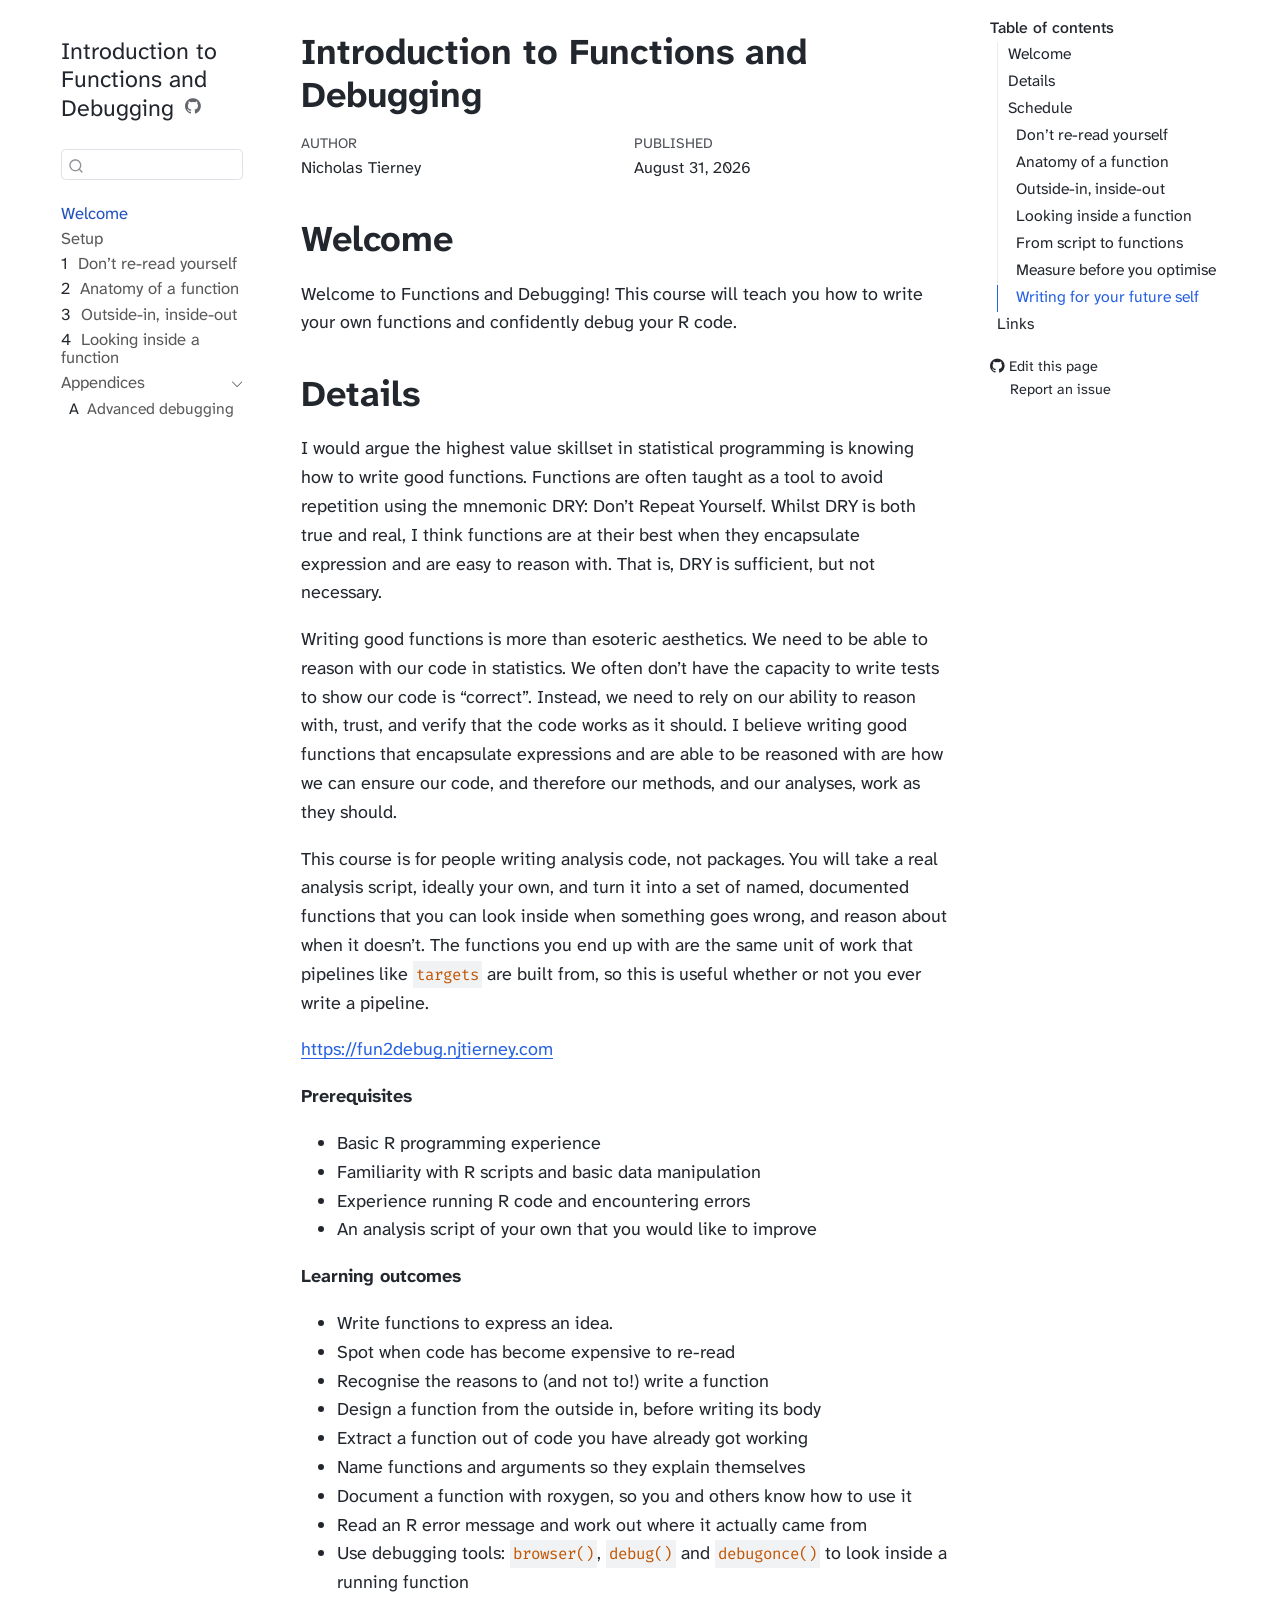
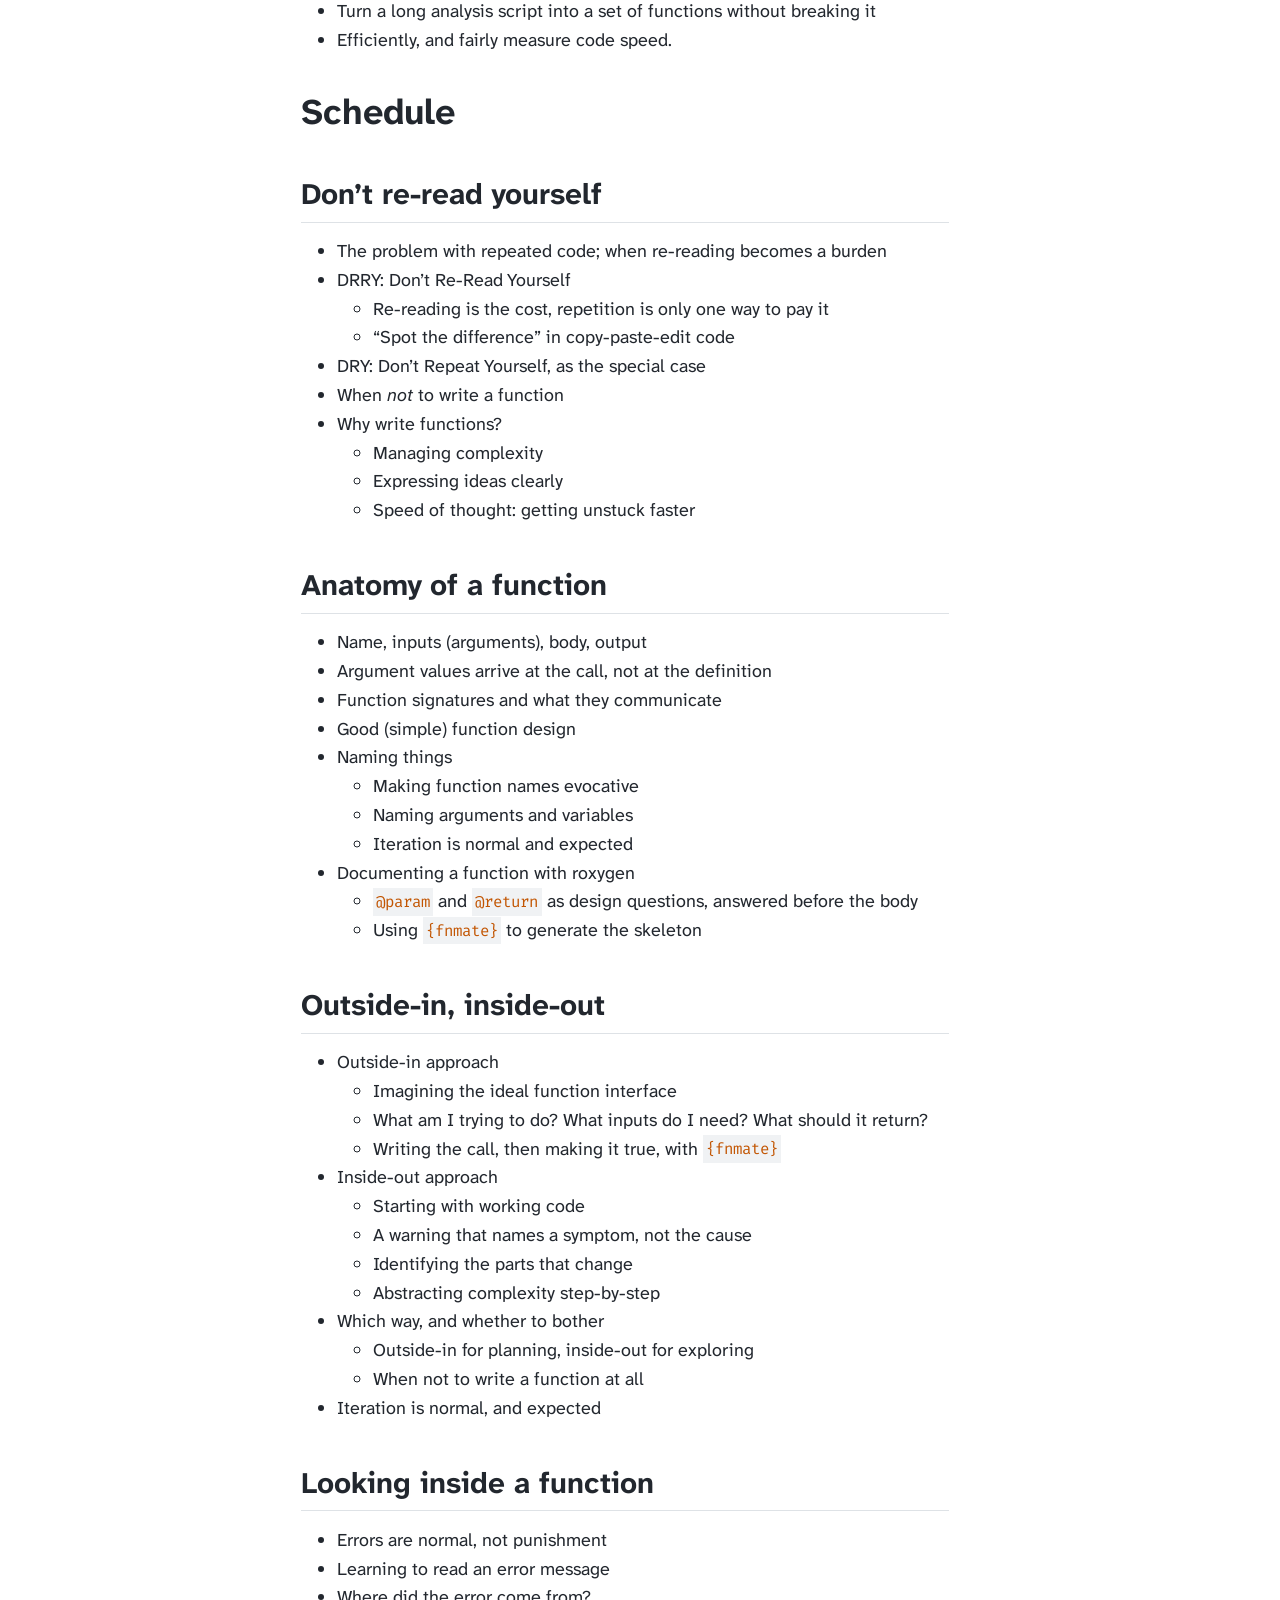
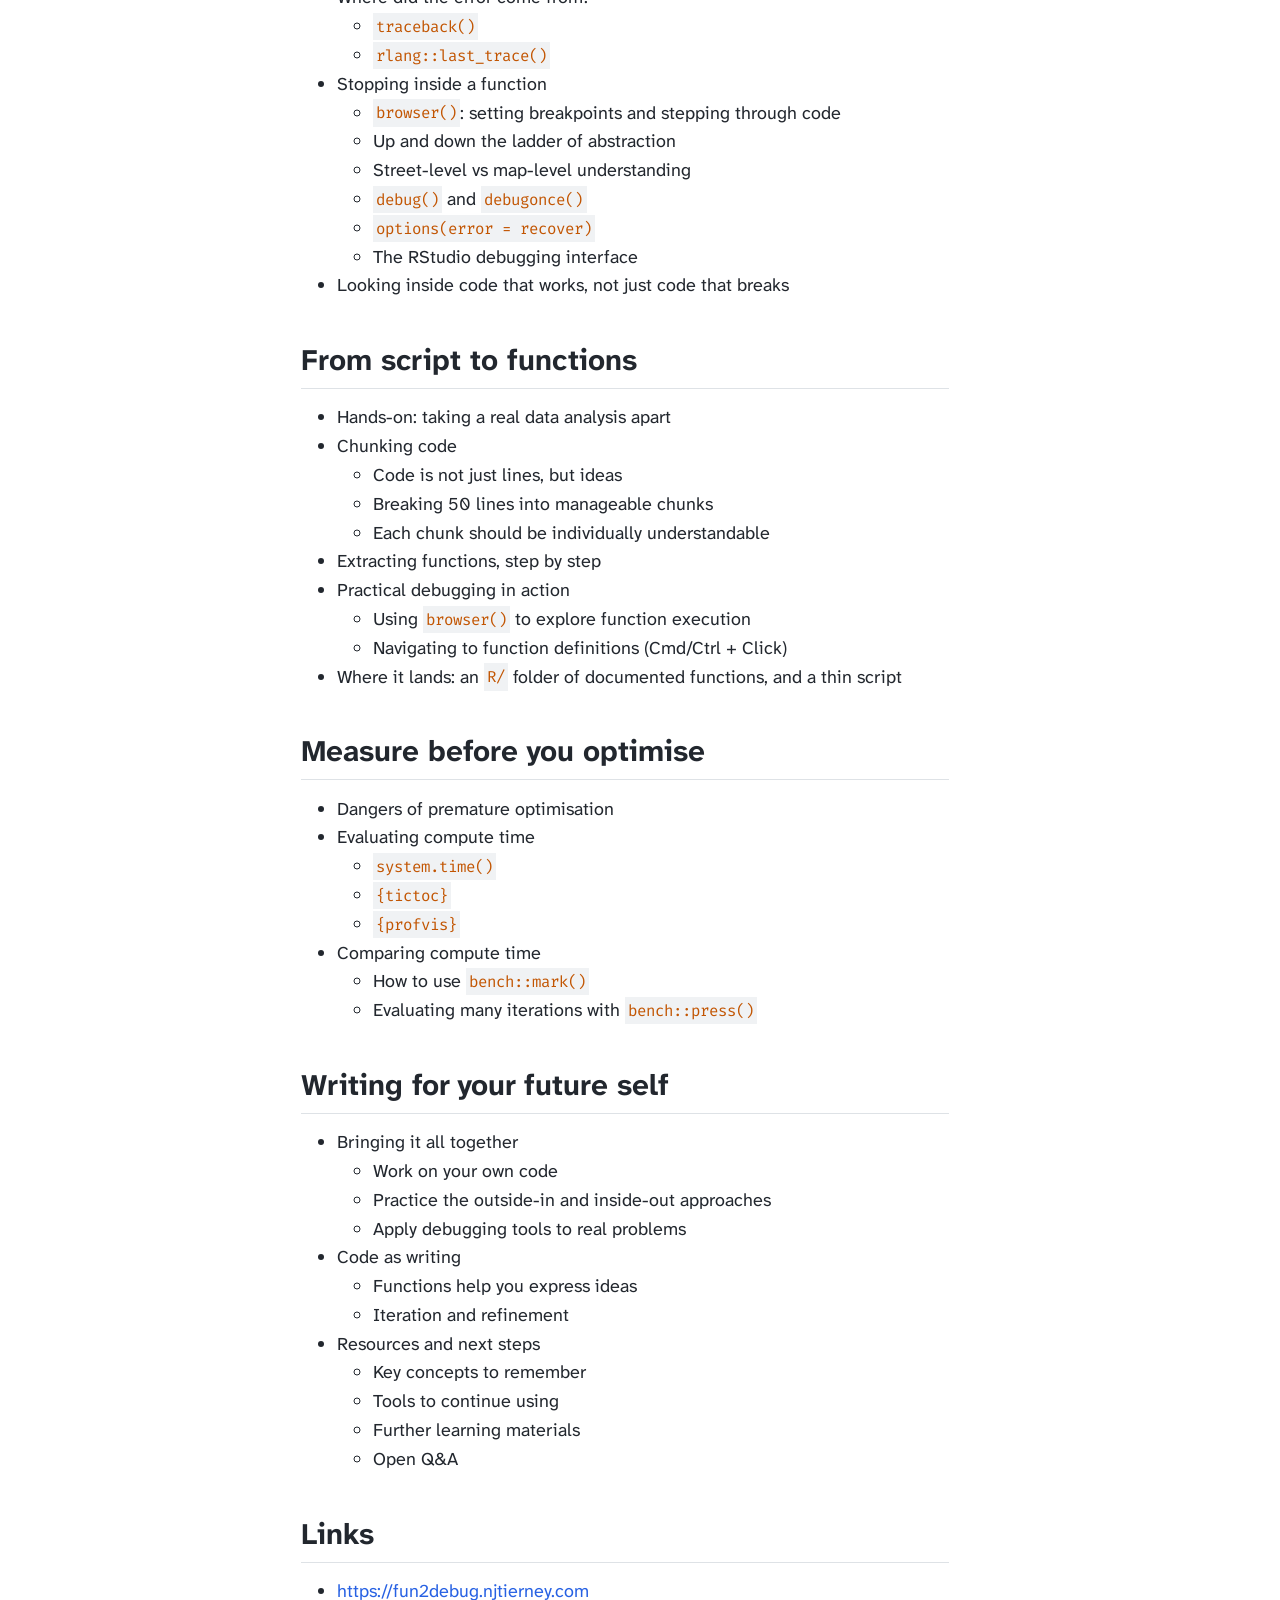
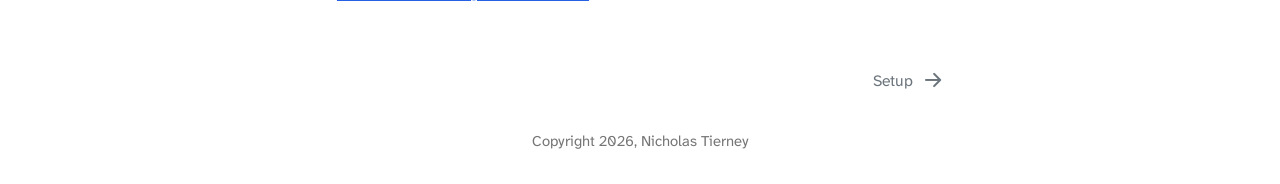
<file: index.html>
<!DOCTYPE html>
<html xmlns="http://www.w3.org/1999/xhtml" lang="en" xml:lang="en"><head>

<meta charset="utf-8">
<meta name="generator" content="quarto-1.10.18">

<meta name="viewport" content="width=device-width, initial-scale=1.0, user-scalable=yes">

<meta name="author" content="Nicholas Tierney">
<meta name="dcterms.date" content="2026-08-31">

<title>Introduction to Functions and Debugging</title>
<style>
/* Default styles provided by pandoc.
** See https://pandoc.org/MANUAL.html#variables-for-html for config info.
*/
span.smallcaps{font-variant: small-caps;}
div.columns{display: flex; gap: 1.5em;}
div.column{flex: auto;}
@media screen {
div.columns{gap: min(4vw, 1.5em);}
div.column{overflow-x: auto;}
}
div.hanging-indent{margin-left: 1.5em; text-indent: -1.5em;}
ul.task-list{list-style: none;}
ul.task-list li input[type="checkbox"] {
  width: 0.8em;
  margin: 0 0.8em 0.2em -1em; /* quarto-specific, see https://github.com/quarto-dev/quarto-cli/issues/4556 */ 
  vertical-align: middle;
}
</style>


<script src="site_libs/quarto-nav/quarto-nav.js"></script>
<script src="site_libs/quarto-nav/headroom.min.js"></script>
<script src="site_libs/clipboard/clipboard.min.js"></script>
<script src="site_libs/quarto-search/autocomplete.umd.js"></script>
<script src="site_libs/quarto-search/fuse.min.js"></script>
<script src="site_libs/quarto-search/quarto-search.js"></script>
<meta name="quarto:offset" content="./">
<link href="./setup.html" rel="next">
<script src="site_libs/quarto-html/quarto.js" type="module"></script>
<script src="site_libs/quarto-html/tabsets/tabsets.js" type="module"></script>
<script src="site_libs/quarto-html/popper.min.js"></script>
<script src="site_libs/quarto-html/tippy.umd.min.js"></script>
<script src="site_libs/quarto-html/anchor.min.js"></script>
<link href="site_libs/quarto-html/tippy.css" rel="stylesheet">
<link href="site_libs/quarto-html/quarto-syntax-highlighting-b45b7b0fa9169e986df15f1ef60a279c.css" rel="stylesheet" id="quarto-text-highlighting-styles">
<script src="site_libs/bootstrap/bootstrap.min.js"></script>
<link href="site_libs/bootstrap/bootstrap-icons.css" rel="stylesheet">
<link href="site_libs/bootstrap/bootstrap-13182358bc67e160affdadb17fc670fe.min.css" rel="stylesheet" append-hash="true" id="quarto-bootstrap" data-mode="light">
<script id="quarto-search-options" type="application/json">{
  "location": "sidebar",
  "copy-button": false,
  "collapse-after": 3,
  "panel-placement": "start",
  "type": "textbox",
  "limit": 50,
  "keyboard-shortcut": [
    "f",
    "/",
    "s"
  ],
  "show-item-context": false,
  "language": {
    "search-no-results-text": "No results",
    "search-matching-documents-text": "matching documents",
    "search-copy-link-title": "Copy link to search",
    "search-hide-matches-text": "Hide additional matches",
    "search-more-match-text": "more match in this document",
    "search-more-matches-text": "more matches in this document",
    "search-clear-button-title": "Clear",
    "search-text-placeholder": "",
    "search-detached-cancel-button-title": "Cancel",
    "search-submit-button-title": "Submit",
    "search-label": "Search"
  }
}</script>


</head>

<body class="nav-sidebar floating quarto-light">

<div id="quarto-search-results"></div>
  <header id="quarto-header" class="headroom fixed-top">
  <nav class="quarto-secondary-nav">
    <div class="container-fluid d-flex">
      <button type="button" class="quarto-btn-toggle btn" data-bs-toggle="collapse" role="button" data-bs-target=".quarto-sidebar-collapse-item" aria-controls="quarto-sidebar" aria-expanded="false" aria-label="Toggle sidebar navigation" onclick="if (window.quartoToggleHeadroom) { window.quartoToggleHeadroom(); }">
        <i class="bi bi-layout-text-sidebar-reverse"></i>
      </button>
        <nav class="quarto-page-breadcrumbs" aria-label="breadcrumb"><ol class="breadcrumb"><li class="breadcrumb-item"><a href="./index.html">Welcome</a></li></ol></nav>
        <a class="flex-grow-1" role="navigation" data-bs-toggle="collapse" data-bs-target=".quarto-sidebar-collapse-item" aria-controls="quarto-sidebar" aria-expanded="false" aria-label="Toggle sidebar navigation" onclick="if (window.quartoToggleHeadroom) { window.quartoToggleHeadroom(); }">      
        </a>
      <button type="button" class="btn quarto-search-button" aria-label="Search" onclick="window.quartoOpenSearch();">
        <i class="bi bi-search"></i>
      </button>
    </div>
  </nav>
</header>
<!-- content -->
<div id="quarto-content" class="quarto-container page-columns page-rows-contents page-layout-article">
<!-- sidebar -->
  <nav id="quarto-sidebar" class="sidebar collapse collapse-horizontal quarto-sidebar-collapse-item sidebar-navigation floating overflow-auto">
    <div class="pt-lg-2 mt-2 text-left sidebar-header">
    <div class="sidebar-title mb-0 py-0">
      <a href="./">Introduction to Functions and Debugging</a> 
        <div class="sidebar-tools-main">
    <a href="https://github.com/njtierney/fun2debug" title="Source Code" class="quarto-navigation-tool px-1" aria-label="Source Code"><i class="bi bi-github"></i></a>
</div>
    </div>
      </div>
        <div class="mt-2 flex-shrink-0 align-items-center">
        <div class="sidebar-search">
        <div id="quarto-search" class="" title="Search"></div>
        </div>
        </div>
    <div class="sidebar-menu-container"> 
    <ul class="list-unstyled mt-1">
        <li class="sidebar-item">
  <div class="sidebar-item-container"> 
  <a href="./index.html" class="sidebar-item-text sidebar-link active">
 <span class="menu-text">Welcome</span></a>
  </div>
</li>
        <li class="sidebar-item">
  <div class="sidebar-item-container"> 
  <a href="./setup.html" class="sidebar-item-text sidebar-link">
 <span class="menu-text">Setup</span></a>
  </div>
</li>
        <li class="sidebar-item">
  <div class="sidebar-item-container"> 
  <a href="./dont-re-read-yourself.html" class="sidebar-item-text sidebar-link">
 <span class="menu-text"><span class="chapter-number">1</span>&nbsp; <span class="chapter-title">Don’t re-read yourself</span></span></a>
  </div>
</li>
        <li class="sidebar-item">
  <div class="sidebar-item-container"> 
  <a href="./anatomy-of-a-function.html" class="sidebar-item-text sidebar-link">
 <span class="menu-text"><span class="chapter-number">2</span>&nbsp; <span class="chapter-title">Anatomy of a function</span></span></a>
  </div>
</li>
        <li class="sidebar-item">
  <div class="sidebar-item-container"> 
  <a href="./outside-in-inside-out.html" class="sidebar-item-text sidebar-link">
 <span class="menu-text"><span class="chapter-number">3</span>&nbsp; <span class="chapter-title">Outside-in, inside-out</span></span></a>
  </div>
</li>
        <li class="sidebar-item">
  <div class="sidebar-item-container"> 
  <a href="./looking-inside-a-function.html" class="sidebar-item-text sidebar-link">
 <span class="menu-text"><span class="chapter-number">4</span>&nbsp; <span class="chapter-title">Looking inside a function</span></span></a>
  </div>
</li>
        <li class="sidebar-item sidebar-item-section">
      <div class="sidebar-item-container"> 
            <a class="sidebar-item-text sidebar-link text-start" data-bs-toggle="collapse" data-bs-target="#quarto-sidebar-section-1" role="navigation" aria-expanded="true">
 <span class="menu-text">Appendices</span></a>
          <a class="sidebar-item-toggle text-start" data-bs-toggle="collapse" data-bs-target="#quarto-sidebar-section-1" role="navigation" aria-expanded="true" aria-label="Toggle section">
            <i class="bi bi-chevron-right ms-2"></i>
          </a> 
      </div>
      <ul id="quarto-sidebar-section-1" class="collapse list-unstyled sidebar-section depth1 show">  
          <li class="sidebar-item">
  <div class="sidebar-item-container"> 
  <a href="./advanced-debugging.html" class="sidebar-item-text sidebar-link">
 <span class="menu-text"><span class="chapter-number">A</span>&nbsp; <span class="chapter-title">Advanced debugging</span></span></a>
  </div>
</li>
      </ul>
  </li>
    </ul>
    </div>
</nav>
<div id="quarto-sidebar-glass" class="quarto-sidebar-collapse-item" data-bs-toggle="collapse" data-bs-target=".quarto-sidebar-collapse-item"></div>
<!-- margin-sidebar -->
    <div id="quarto-margin-sidebar" class="sidebar margin-sidebar">
        <nav id="TOC" role="doc-toc" class="toc-active">
    <h2 id="toc-title">Table of contents</h2>
   
  <ul>
  <li><a href="#welcome" id="toc-welcome" class="nav-link active" data-scroll-target="#welcome">Welcome</a></li>
  <li><a href="#details" id="toc-details" class="nav-link" data-scroll-target="#details">Details</a></li>
  <li><a href="#schedule" id="toc-schedule" class="nav-link" data-scroll-target="#schedule">Schedule</a>
  <ul class="collapse">
  <li><a href="#dont-re-read-yourself" id="toc-dont-re-read-yourself" class="nav-link" data-scroll-target="#dont-re-read-yourself">Don’t re-read yourself</a></li>
  <li><a href="#anatomy-of-a-function" id="toc-anatomy-of-a-function" class="nav-link" data-scroll-target="#anatomy-of-a-function">Anatomy of a function</a></li>
  <li><a href="#outside-in-inside-out" id="toc-outside-in-inside-out" class="nav-link" data-scroll-target="#outside-in-inside-out">Outside-in, inside-out</a></li>
  <li><a href="#looking-inside-a-function" id="toc-looking-inside-a-function" class="nav-link" data-scroll-target="#looking-inside-a-function">Looking inside a function</a></li>
  <li><a href="#from-script-to-functions" id="toc-from-script-to-functions" class="nav-link" data-scroll-target="#from-script-to-functions">From script to functions</a></li>
  <li><a href="#measure-before-you-optimise" id="toc-measure-before-you-optimise" class="nav-link" data-scroll-target="#measure-before-you-optimise">Measure before you optimise</a></li>
  <li><a href="#writing-for-your-future-self" id="toc-writing-for-your-future-self" class="nav-link" data-scroll-target="#writing-for-your-future-self">Writing for your future self</a></li>
  <li>Links</li>
  </ul></li>
  </ul>
<div class="toc-actions"><ul><li><a href="https://github.com/njtierney/fun2debug/edit/main/index.qmd" class="toc-action"><i class="bi bi-github"></i>Edit this page</a></li><li><a href="https://github.com/njtierney/fun2debug/issues/new" class="toc-action"><i class="bi empty"></i>Report an issue</a></li></ul></div></nav>
    </div>
<!-- main -->
<main class="content" id="quarto-document-content">

<header id="title-block-header" class="quarto-title-block default">
<div class="quarto-title">
<h1 class="title">Introduction to Functions and Debugging</h1>
</div>



<div class="quarto-title-meta">

    <div>
    <div class="quarto-title-meta-heading">Author</div>
    <div class="quarto-title-meta-contents">
             <p>Nicholas Tierney </p>
          </div>
  </div>
    
    <div>
    <div class="quarto-title-meta-heading">Published</div>
    <div class="quarto-title-meta-contents">
      <p class="date">August 31, 2026</p>
    </div>
  </div>
  
    
  </div>
  


</header>


<section id="welcome" class="level1 unnumbered">
<h1 class="unnumbered">Welcome</h1>
<p>Welcome to Functions and Debugging! This course will teach you how to write your own functions and confidently debug your R code.</p>
</section>
<section id="details" class="level1">
<h1>Details</h1>
<p>I would argue the highest value skillset in statistical programming is knowing how to write good functions. Functions are often taught as a tool to avoid repetition using the mnemonic DRY: Don’t Repeat Yourself. Whilst DRY is both true and real, I think functions are at their best when they encapsulate expression and are easy to reason with. That is, DRY is sufficient, but not necessary.</p>
<p>Writing good functions is more than esoteric aesthetics. We need to be able to reason with our code in statistics. We often don’t have the capacity to write tests to show our code is “correct”. Instead, we need to rely on our ability to reason with, trust, and verify that the code works as it should. I believe writing good functions that encapsulate expressions and are able to be reasoned with are how we can ensure our code, and therefore our methods, and our analyses, work as they should.</p>
<p>This course is for people writing analysis code, not packages. You will take a real analysis script, ideally your own, and turn it into a set of named, documented functions that you can look inside when something goes wrong, and reason about when it doesn’t. The functions you end up with are the same unit of work that pipelines like <code>targets</code> are built from, so this is useful whether or not you ever write a pipeline.</p>
<p><a href="https://fun2debug.njtierney.com" class="uri">https://fun2debug.njtierney.com</a></p>
<p><strong>Prerequisites</strong></p>
<ul>
<li>Basic R programming experience</li>
<li>Familiarity with R scripts and basic data manipulation</li>
<li>Experience running R code and encountering errors</li>
<li>An analysis script of your own that you would like to improve</li>
</ul>
<p><strong>Learning outcomes</strong></p>
<ul>
<li>Write functions to express an idea.</li>
<li>Spot when code has become expensive to re-read</li>
<li>Recognise the reasons to (and not to!) write a function</li>
<li>Design a function from the outside in, before writing its body</li>
<li>Extract a function out of code you have already got working</li>
<li>Name functions and arguments so they explain themselves</li>
<li>Document a function with roxygen, so you and others know how to use it</li>
<li>Read an R error message and work out where it actually came from</li>
<li>Use debugging tools: <code>browser()</code>, <code>debug()</code> and <code>debugonce()</code> to look inside a running function</li>
<li>Turn a long analysis script into a set of functions without breaking it</li>
<li>Efficiently, and fairly measure code speed.</li>
</ul>
</section>
<section id="schedule" class="level1">
<h1>Schedule</h1>
<section id="dont-re-read-yourself" class="level2">
<h2 class="anchored" data-anchor-id="dont-re-read-yourself">Don’t re-read yourself</h2>
<ul>
<li>The problem with repeated code; when re-reading becomes a burden</li>
<li>DRRY: Don’t Re-Read Yourself
<ul>
<li>Re-reading is the cost, repetition is only one way to pay it</li>
<li>“Spot the difference” in copy-paste-edit code</li>
</ul></li>
<li>DRY: Don’t Repeat Yourself, as the special case</li>
<li>When <em>not</em> to write a function</li>
<li>Why write functions?
<ul>
<li>Managing complexity</li>
<li>Expressing ideas clearly</li>
<li>Speed of thought: getting unstuck faster</li>
</ul></li>
</ul>
</section>
<section id="anatomy-of-a-function" class="level2">
<h2 class="anchored" data-anchor-id="anatomy-of-a-function">Anatomy of a function</h2>
<ul>
<li>Name, inputs (arguments), body, output</li>
<li>Argument values arrive at the call, not at the definition</li>
<li>Function signatures and what they communicate</li>
<li>Good (simple) function design</li>
<li>Naming things
<ul>
<li>Making function names evocative</li>
<li>Naming arguments and variables</li>
<li>Iteration is normal and expected</li>
</ul></li>
<li>Documenting a function with roxygen
<ul>
<li><code>@param</code> and <code>@return</code> as design questions, answered before the body</li>
<li>Using <code>{fnmate}</code> to generate the skeleton</li>
</ul></li>
</ul>
</section>
<section id="outside-in-inside-out" class="level2">
<h2 class="anchored" data-anchor-id="outside-in-inside-out">Outside-in, inside-out</h2>
<ul>
<li>Outside-in approach
<ul>
<li>Imagining the ideal function interface</li>
<li>What am I trying to do? What inputs do I need? What should it return?</li>
<li>Writing the call, then making it true, with <code>{fnmate}</code></li>
</ul></li>
<li>Inside-out approach
<ul>
<li>Starting with working code</li>
<li>A warning that names a symptom, not the cause</li>
<li>Identifying the parts that change</li>
<li>Abstracting complexity step-by-step</li>
</ul></li>
<li>Which way, and whether to bother
<ul>
<li>Outside-in for planning, inside-out for exploring</li>
<li>When not to write a function at all</li>
</ul></li>
<li>Iteration is normal, and expected</li>
</ul>
</section>
<section id="looking-inside-a-function" class="level2">
<h2 class="anchored" data-anchor-id="looking-inside-a-function">Looking inside a function</h2>
<ul>
<li>Errors are normal, not punishment</li>
<li>Learning to read an error message</li>
<li>Where did the error come from?
<ul>
<li><code>traceback()</code></li>
<li><code>rlang::last_trace()</code></li>
</ul></li>
<li>Stopping inside a function
<ul>
<li><code>browser()</code>: setting breakpoints and stepping through code</li>
<li>Up and down the ladder of abstraction</li>
<li>Street-level vs map-level understanding</li>
<li><code>debug()</code> and <code>debugonce()</code></li>
<li><code>options(error = recover)</code></li>
<li>The RStudio debugging interface</li>
</ul></li>
<li>Looking inside code that works, not just code that breaks</li>
</ul>
</section>
<section id="from-script-to-functions" class="level2">
<h2 class="anchored" data-anchor-id="from-script-to-functions">From script to functions</h2>
<ul>
<li>Hands-on: taking a real data analysis apart</li>
<li>Chunking code
<ul>
<li>Code is not just lines, but ideas</li>
<li>Breaking 50 lines into manageable chunks</li>
<li>Each chunk should be individually understandable</li>
</ul></li>
<li>Extracting functions, step by step</li>
<li>Practical debugging in action
<ul>
<li>Using <code>browser()</code> to explore function execution</li>
<li>Navigating to function definitions (Cmd/Ctrl + Click)</li>
</ul></li>
<li>Where it lands: an <code>R/</code> folder of documented functions, and a thin script</li>
</ul>
</section>
<section id="measure-before-you-optimise" class="level2">
<h2 class="anchored" data-anchor-id="measure-before-you-optimise">Measure before you optimise</h2>
<ul>
<li>Dangers of premature optimisation</li>
<li>Evaluating compute time
<ul>
<li><code>system.time()</code></li>
<li><code>{tictoc}</code></li>
<li><code>{profvis}</code></li>
</ul></li>
<li>Comparing compute time
<ul>
<li>How to use <code>bench::mark()</code></li>
<li>Evaluating many iterations with <code>bench::press()</code></li>
</ul></li>
</ul>
</section>
<section id="writing-for-your-future-self" class="level2">
<h2 class="anchored" data-anchor-id="writing-for-your-future-self">Writing for your future self</h2>
<ul>
<li>Bringing it all together
<ul>
<li>Work on your own code</li>
<li>Practice the outside-in and inside-out approaches</li>
<li>Apply debugging tools to real problems</li>
</ul></li>
<li>Code as writing
<ul>
<li>Functions help you express ideas</li>
<li>Iteration and refinement</li>
</ul></li>
<li>Resources and next steps
<ul>
<li>Key concepts to remember</li>
<li>Tools to continue using</li>
<li>Further learning materials</li>
<li>Open Q&amp;A</li>
</ul></li>
</ul>


</section>
<section class="level2 unnumbered">
<h2 class="unnumbered anchored" data-anchor-id="">Links</h2>
<ul>
<li><a href="https://fun2debug.njtierney.com" class="uri">https://fun2debug.njtierney.com</a></li>
</ul>
</section>
</section>

</main> <!-- /main -->
<script id="quarto-html-after-body" type="application/javascript">
  window.document.addEventListener("DOMContentLoaded", function (event) {
    const icon = "";
    const anchorJS = new window.AnchorJS();
    anchorJS.options = {
      placement: 'right',
      icon: icon
    };
    anchorJS.add('.anchored');
    const isCodeAnnotation = (el) => {
      for (const clz of el.classList) {
        if (clz.startsWith('code-annotation-')) {                     
          return true;
        }
      }
      return false;
    }
    const onCopySuccess = function(e) {
      // button target
      const button = e.trigger;
      // don't keep focus
      button.blur();
      // flash "checked"
      button.classList.add('code-copy-button-checked');
      var currentTitle = button.getAttribute("title");
      button.setAttribute("title", "Copied!");
      let tooltip;
      if (window.bootstrap) {
        button.setAttribute("data-bs-toggle", "tooltip");
        button.setAttribute("data-bs-placement", "left");
        button.setAttribute("data-bs-title", "Copied!");
        tooltip = new bootstrap.Tooltip(button, 
          { trigger: "manual", 
            customClass: "code-copy-button-tooltip",
            offset: [0, -8]});
        tooltip.show();    
      }
      setTimeout(function() {
        if (tooltip) {
          tooltip.hide();
          button.removeAttribute("data-bs-title");
          button.removeAttribute("data-bs-toggle");
          button.removeAttribute("data-bs-placement");
        }
        button.setAttribute("title", currentTitle);
        button.classList.remove('code-copy-button-checked');
      }, 1000);
      // clear code selection
      e.clearSelection();
    }
    const getTextToCopy = function(trigger) {
      const outerScaffold = trigger.parentElement.cloneNode(true);
      const codeEl = outerScaffold.querySelector('code');
      for (const childEl of codeEl.children) {
        if (isCodeAnnotation(childEl)) {
          childEl.remove();
        }
      }
      return codeEl.innerText;
    }
    const clipboard = new window.ClipboardJS('.code-copy-button:not([data-in-quarto-modal])', {
      text: getTextToCopy
    });
    clipboard.on('success', onCopySuccess);
    if (window.document.getElementById('quarto-embedded-source-code-modal')) {
      const clipboardModal = new window.ClipboardJS('.code-copy-button[data-in-quarto-modal]', {
        text: getTextToCopy,
        container: window.document.getElementById('quarto-embedded-source-code-modal')
      });
      clipboardModal.on('success', onCopySuccess);
    }
      var localhostRegex = new RegExp(/^(?:http|https):\/\/localhost\:?[0-9]*\//);
      var mailtoRegex = new RegExp(/^mailto:/);
        var filterRegex = new RegExp("https:\/\/fun2debug\.njtierney\.com");
      var isInternal = (href) => {
          return filterRegex.test(href) || localhostRegex.test(href) || mailtoRegex.test(href);
      }
      // Inspect non-navigation links and adorn them if external
     var links = window.document.querySelectorAll('a[href]:not(.nav-link):not(.navbar-brand):not(.toc-action):not(.sidebar-link):not(.sidebar-item-toggle):not(.pagination-link):not(.no-external):not([aria-hidden]):not(.dropdown-item):not(.quarto-navigation-tool):not(.about-link)');
      for (var i=0; i<links.length; i++) {
        const link = links[i];
        if (!isInternal(link.href)) {
          // undo the damage that might have been done by quarto-nav.js in the case of
          // links that we want to consider external
          if (link.dataset.originalHref !== undefined) {
            link.href = link.dataset.originalHref;
          }
        }
      }
    function tippyHover(el, contentFn, onTriggerFn, onUntriggerFn) {
      const config = {
        allowHTML: true,
        maxWidth: 500,
        delay: 100,
        arrow: false,
        appendTo: function(el) {
            return el.parentElement;
        },
        interactive: true,
        interactiveBorder: 10,
        theme: 'quarto',
        placement: 'bottom-start',
      };
      if (contentFn) {
        config.content = contentFn;
      }
      if (onTriggerFn) {
        config.onTrigger = onTriggerFn;
      }
      if (onUntriggerFn) {
        config.onUntrigger = onUntriggerFn;
      }
      window.tippy(el, config); 
    }
    const noterefs = window.document.querySelectorAll('a[role="doc-noteref"]');
    for (var i=0; i<noterefs.length; i++) {
      const ref = noterefs[i];
      tippyHover(ref, function() {
        // use id or data attribute instead here
        let href = ref.getAttribute('data-footnote-href') || ref.getAttribute('href');
        try { href = new URL(href).hash; } catch {}
        const id = href.replace(/^#\/?/, "");
        const note = window.document.getElementById(id);
        if (note) {
          return note.innerHTML;
        } else {
          return "";
        }
      });
    }
    const xrefs = window.document.querySelectorAll('a.quarto-xref');
    const processXRef = (id, note) => {
      // Strip column container classes
      const stripColumnClz = (el) => {
        el.classList.remove("page-full", "page-columns");
        if (el.children) {
          for (const child of el.children) {
            stripColumnClz(child);
          }
        }
      }
      stripColumnClz(note)
      if (id === null || id.startsWith('sec-')) {
        // Special case sections, only their first couple elements
        const container = document.createElement("div");
        if (note.children && note.children.length > 2) {
          container.appendChild(note.children[0].cloneNode(true));
          for (let i = 1; i < note.children.length; i++) {
            const child = note.children[i];
            if (child.tagName === "P" && child.innerText === "") {
              continue;
            } else {
              container.appendChild(child.cloneNode(true));
              break;
            }
          }
          if (window.Quarto?.typesetMath) {
            window.Quarto.typesetMath(container);
          }
          return container.innerHTML
        } else {
          if (window.Quarto?.typesetMath) {
            window.Quarto.typesetMath(note);
          }
          return note.innerHTML;
        }
      } else {
        // Remove any anchor links if they are present
        const anchorLink = note.querySelector('a.anchorjs-link');
        if (anchorLink) {
          anchorLink.remove();
        }
        if (window.Quarto?.typesetMath) {
          window.Quarto.typesetMath(note);
        }
        if (note.classList.contains("callout")) {
          return note.outerHTML;
        } else {
          return note.innerHTML;
        }
      }
    }
    for (var i=0; i<xrefs.length; i++) {
      const xref = xrefs[i];
      tippyHover(xref, undefined, function(instance) {
        instance.disable();
        let url = xref.getAttribute('href');
        let hash = undefined; 
        if (url.startsWith('#')) {
          hash = url;
        } else {
          try { hash = new URL(url).hash; } catch {}
        }
        if (hash) {
          const id = hash.replace(/^#\/?/, "");
          const note = window.document.getElementById(id);
          if (note !== null) {
            try {
              const html = processXRef(id, note.cloneNode(true));
              instance.setContent(html);
            } finally {
              instance.enable();
              instance.show();
            }
          } else {
            // See if we can fetch this
            fetch(url.split('#')[0])
            .then(res => res.text())
            .then(html => {
              const parser = new DOMParser();
              const htmlDoc = parser.parseFromString(html, "text/html");
              const note = htmlDoc.getElementById(id);
              if (note !== null) {
                const html = processXRef(id, note);
                instance.setContent(html);
              } 
            }).finally(() => {
              instance.enable();
              instance.show();
            });
          }
        } else {
          // See if we can fetch a full url (with no hash to target)
          // This is a special case and we should probably do some content thinning / targeting
          fetch(url)
          .then(res => res.text())
          .then(html => {
            const parser = new DOMParser();
            const htmlDoc = parser.parseFromString(html, "text/html");
            const note = htmlDoc.querySelector('main.content');
            if (note !== null) {
              // This should only happen for chapter cross references
              // (since there is no id in the URL)
              // remove the first header
              if (note.children.length > 0 && note.children[0].tagName === "HEADER") {
                note.children[0].remove();
              }
              const html = processXRef(null, note);
              instance.setContent(html);
            } 
          }).finally(() => {
            instance.enable();
            instance.show();
          });
        }
      }, function(instance) {
      });
    }
        let selectedAnnoteEl;
        const selectorForAnnotation = ( cell, annotation) => {
          let cellAttr = 'data-code-cell="' + cell + '"';
          let lineAttr = 'data-code-annotation="' +  annotation + '"';
          const selector = 'span[' + cellAttr + '][' + lineAttr + ']';
          return selector;
        }
        const selectCodeLines = (annoteEl) => {
          const doc = window.document;
          const targetCell = annoteEl.getAttribute("data-target-cell");
          const targetAnnotation = annoteEl.getAttribute("data-target-annotation");
          const annoteSpan = window.document.querySelector(selectorForAnnotation(targetCell, targetAnnotation));
          const lines = annoteSpan.getAttribute("data-code-lines").split(",");
          const lineIds = lines.map((line) => {
            return targetCell + "-" + line;
          })
          let top = null;
          let height = null;
          let parent = null;
          if (lineIds.length > 0) {
              //compute the position of the single el (top and bottom and make a div)
              const el = window.document.getElementById(lineIds[0]);
              top = el.offsetTop;
              height = el.offsetHeight;
              parent = el.parentElement.parentElement;
            if (lineIds.length > 1) {
              const lastEl = window.document.getElementById(lineIds[lineIds.length - 1]);
              const bottom = lastEl.offsetTop + lastEl.offsetHeight;
              height = bottom - top;
            }
            if (top !== null && height !== null && parent !== null) {
              // cook up a div (if necessary) and position it 
              let div = window.document.getElementById("code-annotation-line-highlight");
              if (div === null) {
                div = window.document.createElement("div");
                div.setAttribute("id", "code-annotation-line-highlight");
                div.style.position = 'absolute';
                parent.appendChild(div);
              }
              div.style.top = top - 2 + "px";
              div.style.height = height + 4 + "px";
              div.style.left = 0;
              let gutterDiv = window.document.getElementById("code-annotation-line-highlight-gutter");
              if (gutterDiv === null) {
                gutterDiv = window.document.createElement("div");
                gutterDiv.setAttribute("id", "code-annotation-line-highlight-gutter");
                gutterDiv.style.position = 'absolute';
                const codeCell = window.document.getElementById(targetCell);
                const gutter = codeCell.querySelector('.code-annotation-gutter');
                gutter.appendChild(gutterDiv);
              }
              gutterDiv.style.top = top - 2 + "px";
              gutterDiv.style.height = height + 4 + "px";
            }
            selectedAnnoteEl = annoteEl;
          }
        };
        const unselectCodeLines = () => {
          const elementsIds = ["code-annotation-line-highlight", "code-annotation-line-highlight-gutter"];
          elementsIds.forEach((elId) => {
            const div = window.document.getElementById(elId);
            if (div) {
              div.remove();
            }
          });
          selectedAnnoteEl = undefined;
        };
          // Handle positioning of the toggle
      window.addEventListener(
        "resize",
        throttle(() => {
          elRect = undefined;
          if (selectedAnnoteEl) {
            selectCodeLines(selectedAnnoteEl);
          }
        }, 10)
      );
      function throttle(fn, ms) {
      let throttle = false;
      let timer;
        return (...args) => {
          if(!throttle) { // first call gets through
              fn.apply(this, args);
              throttle = true;
          } else { // all the others get throttled
              if(timer) clearTimeout(timer); // cancel #2
              timer = setTimeout(() => {
                fn.apply(this, args);
                timer = throttle = false;
              }, ms);
          }
        };
      }
        // Attach click handler to the DT
        const annoteDls = window.document.querySelectorAll('dt[data-target-cell]');
        for (const annoteDlNode of annoteDls) {
          annoteDlNode.addEventListener('click', (event) => {
            const clickedEl = event.target;
            if (clickedEl !== selectedAnnoteEl) {
              unselectCodeLines();
              const activeEl = window.document.querySelector('dt[data-target-cell].code-annotation-active');
              if (activeEl) {
                activeEl.classList.remove('code-annotation-active');
              }
              selectCodeLines(clickedEl);
              clickedEl.classList.add('code-annotation-active');
            } else {
              // Unselect the line
              unselectCodeLines();
              clickedEl.classList.remove('code-annotation-active');
            }
          });
        }
    const findCites = (el) => {
      const parentEl = el.parentElement;
      if (parentEl) {
        const cites = parentEl.dataset.cites;
        if (cites) {
          return {
            el,
            cites: cites.split(' ')
          };
        } else {
          return findCites(el.parentElement)
        }
      } else {
        return undefined;
      }
    };
    var bibliorefs = window.document.querySelectorAll('a[role="doc-biblioref"]');
    for (var i=0; i<bibliorefs.length; i++) {
      const ref = bibliorefs[i];
      const citeInfo = findCites(ref);
      if (citeInfo) {
        tippyHover(citeInfo.el, function() {
          var popup = window.document.createElement('div');
          citeInfo.cites.forEach(function(cite) {
            var citeDiv = window.document.createElement('div');
            citeDiv.classList.add('hanging-indent');
            citeDiv.classList.add('csl-entry');
            var biblioDiv = window.document.getElementById('ref-' + cite);
            if (biblioDiv) {
              citeDiv.innerHTML = biblioDiv.innerHTML;
            }
            popup.appendChild(citeDiv);
          });
          return popup.innerHTML;
        });
      }
    }
  });
  </script>
<nav class="page-navigation">
  <div class="nav-page nav-page-previous">
  </div>
  <div class="nav-page nav-page-next">
      <a href="./setup.html" class="pagination-link" aria-label="Setup">
        <span class="nav-page-text">Setup</span> <i class="bi bi-arrow-right-short"></i>
      </a>
  </div>
</nav>
</div> <!-- /content -->
<footer class="footer">
  <div class="nav-footer">
    <div class="nav-footer-left">
      &nbsp;
    </div>   
    <div class="nav-footer-center">
<p>Copyright 2026, Nicholas Tierney</p>
<div class="toc-actions d-sm-block d-md-none"><ul><li><a href="https://github.com/njtierney/fun2debug/edit/main/index.qmd" class="toc-action"><i class="bi bi-github"></i>Edit this page</a></li><li><a href="https://github.com/njtierney/fun2debug/issues/new" class="toc-action"><i class="bi empty"></i>Report an issue</a></li></ul></div></div>
    <div class="nav-footer-right">
      &nbsp;
    </div>
  </div>
</footer>




</body></html>
</file>
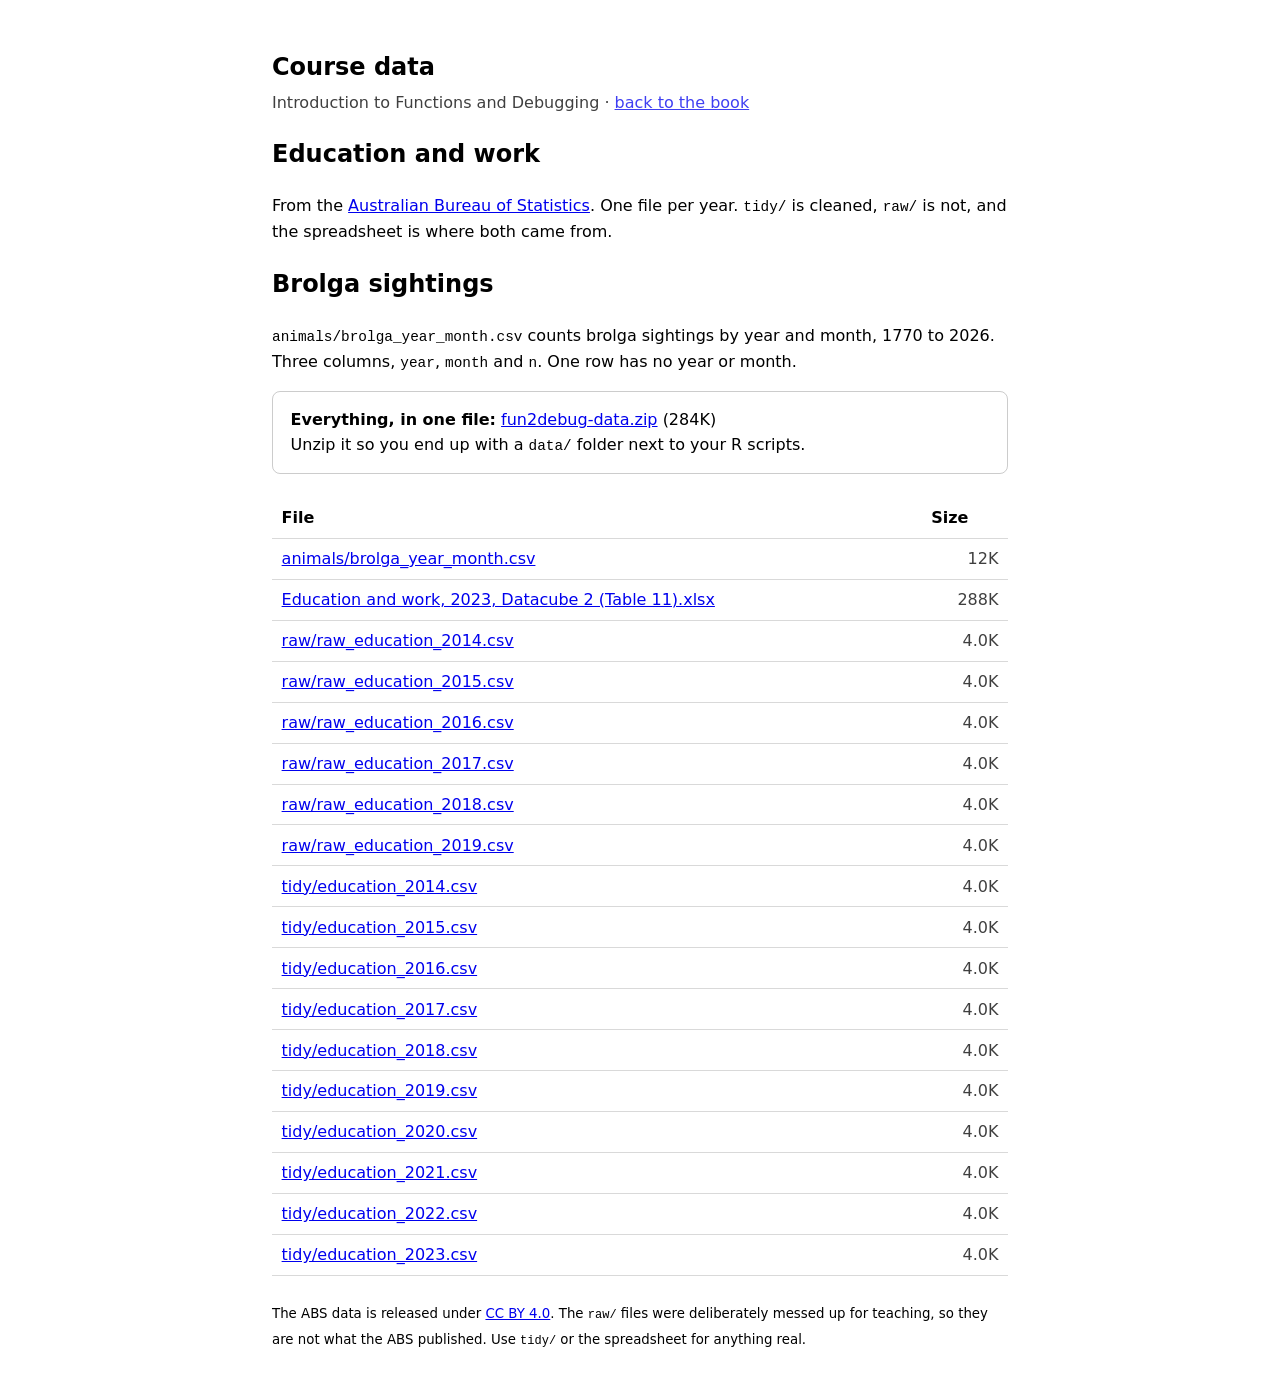
<file: data/index.html>
<!doctype html>
<meta charset="utf-8">
<title>Course data - Introduction to Functions and Debugging</title>
<meta name="viewport" content="width=device-width, initial-scale=1">
<style>
  :root { color-scheme: light dark; }
  body {
    font-family: system-ui, -apple-system, "Segoe UI", sans-serif;
    line-height: 1.6; max-width: 46rem; margin: 3rem auto; padding: 0 1.2rem;
  }
  h1 { font-size: 1.5rem; margin-bottom: 0.2rem; }
  .sub { opacity: 0.75; margin-top: 0; }
  table { border-collapse: collapse; width: 100%; margin: 1.5rem 0; }
  th, td { text-align: left; padding: 0.45rem 0.6rem; border-bottom: 1px solid rgba(128,128,128,0.3); }
  th { font-weight: 600; }
  td.size { text-align: right; white-space: nowrap; opacity: 0.75; }
  code { font-family: ui-monospace, "Fira Code", monospace; font-size: 0.9em; }
  .bundle { padding: 0.9rem 1.1rem; border: 1px solid rgba(128,128,128,0.4); border-radius: 8px; }
</style>

<h1>Course data</h1>
<p class="sub">Introduction to Functions and Debugging &middot;
<a href="https://fun2debug.njtierney.com">back to the book</a></p>

<h2>Education and work</h2>
<p>From the
<a href="https://www.abs.gov.au/statistics/people/education/education-and-work-australia/latest-release">Australian
Bureau of Statistics</a>. One file per year. <code>tidy/</code> is cleaned,
<code>raw/</code> is not, and the spreadsheet is where both came from.</p>

<h2>Brolga sightings</h2>
<p><code>animals/brolga_year_month.csv</code> counts brolga sightings by year and
month, 1770 to 2026. Three columns, <code>year</code>, <code>month</code> and
<code>n</code>. One row has no year or month.</p>

<div class="bundle">
  <strong>Everything, in one file:</strong>
  <a href="fun2debug-data.zip">fun2debug-data.zip</a>
  <span class="size">(284K)</span>
  <br>
  Unzip it so you end up with a <code>data/</code> folder next to your R scripts.
</div>

<table>
  <tr><th>File</th><th class="size">Size</th></tr>
  <tr><td><a href="animals/brolga_year_month.csv">animals/brolga_year_month.csv</a></td><td class="size">12K</td></tr>
  <tr><td><a href="Education and work, 2023, Datacube 2 (Table 11).xlsx">Education and work, 2023, Datacube 2 (Table 11).xlsx</a></td><td class="size">288K</td></tr>
  <tr><td><a href="raw/raw_education_2014.csv">raw/raw_education_2014.csv</a></td><td class="size">4.0K</td></tr>
  <tr><td><a href="raw/raw_education_2015.csv">raw/raw_education_2015.csv</a></td><td class="size">4.0K</td></tr>
  <tr><td><a href="raw/raw_education_2016.csv">raw/raw_education_2016.csv</a></td><td class="size">4.0K</td></tr>
  <tr><td><a href="raw/raw_education_2017.csv">raw/raw_education_2017.csv</a></td><td class="size">4.0K</td></tr>
  <tr><td><a href="raw/raw_education_2018.csv">raw/raw_education_2018.csv</a></td><td class="size">4.0K</td></tr>
  <tr><td><a href="raw/raw_education_2019.csv">raw/raw_education_2019.csv</a></td><td class="size">4.0K</td></tr>
  <tr><td><a href="tidy/education_2014.csv">tidy/education_2014.csv</a></td><td class="size">4.0K</td></tr>
  <tr><td><a href="tidy/education_2015.csv">tidy/education_2015.csv</a></td><td class="size">4.0K</td></tr>
  <tr><td><a href="tidy/education_2016.csv">tidy/education_2016.csv</a></td><td class="size">4.0K</td></tr>
  <tr><td><a href="tidy/education_2017.csv">tidy/education_2017.csv</a></td><td class="size">4.0K</td></tr>
  <tr><td><a href="tidy/education_2018.csv">tidy/education_2018.csv</a></td><td class="size">4.0K</td></tr>
  <tr><td><a href="tidy/education_2019.csv">tidy/education_2019.csv</a></td><td class="size">4.0K</td></tr>
  <tr><td><a href="tidy/education_2020.csv">tidy/education_2020.csv</a></td><td class="size">4.0K</td></tr>
  <tr><td><a href="tidy/education_2021.csv">tidy/education_2021.csv</a></td><td class="size">4.0K</td></tr>
  <tr><td><a href="tidy/education_2022.csv">tidy/education_2022.csv</a></td><td class="size">4.0K</td></tr>
  <tr><td><a href="tidy/education_2023.csv">tidy/education_2023.csv</a></td><td class="size">4.0K</td></tr>
</table>

<p><small>The ABS data is released under
<a href="https://creativecommons.org/licenses/by/4.0/">CC BY 4.0</a>.
The <code>raw/</code> files were deliberately messed up for teaching, so they are
not what the ABS published. Use <code>tidy/</code> or the spreadsheet for anything real.</small></p>
</file>
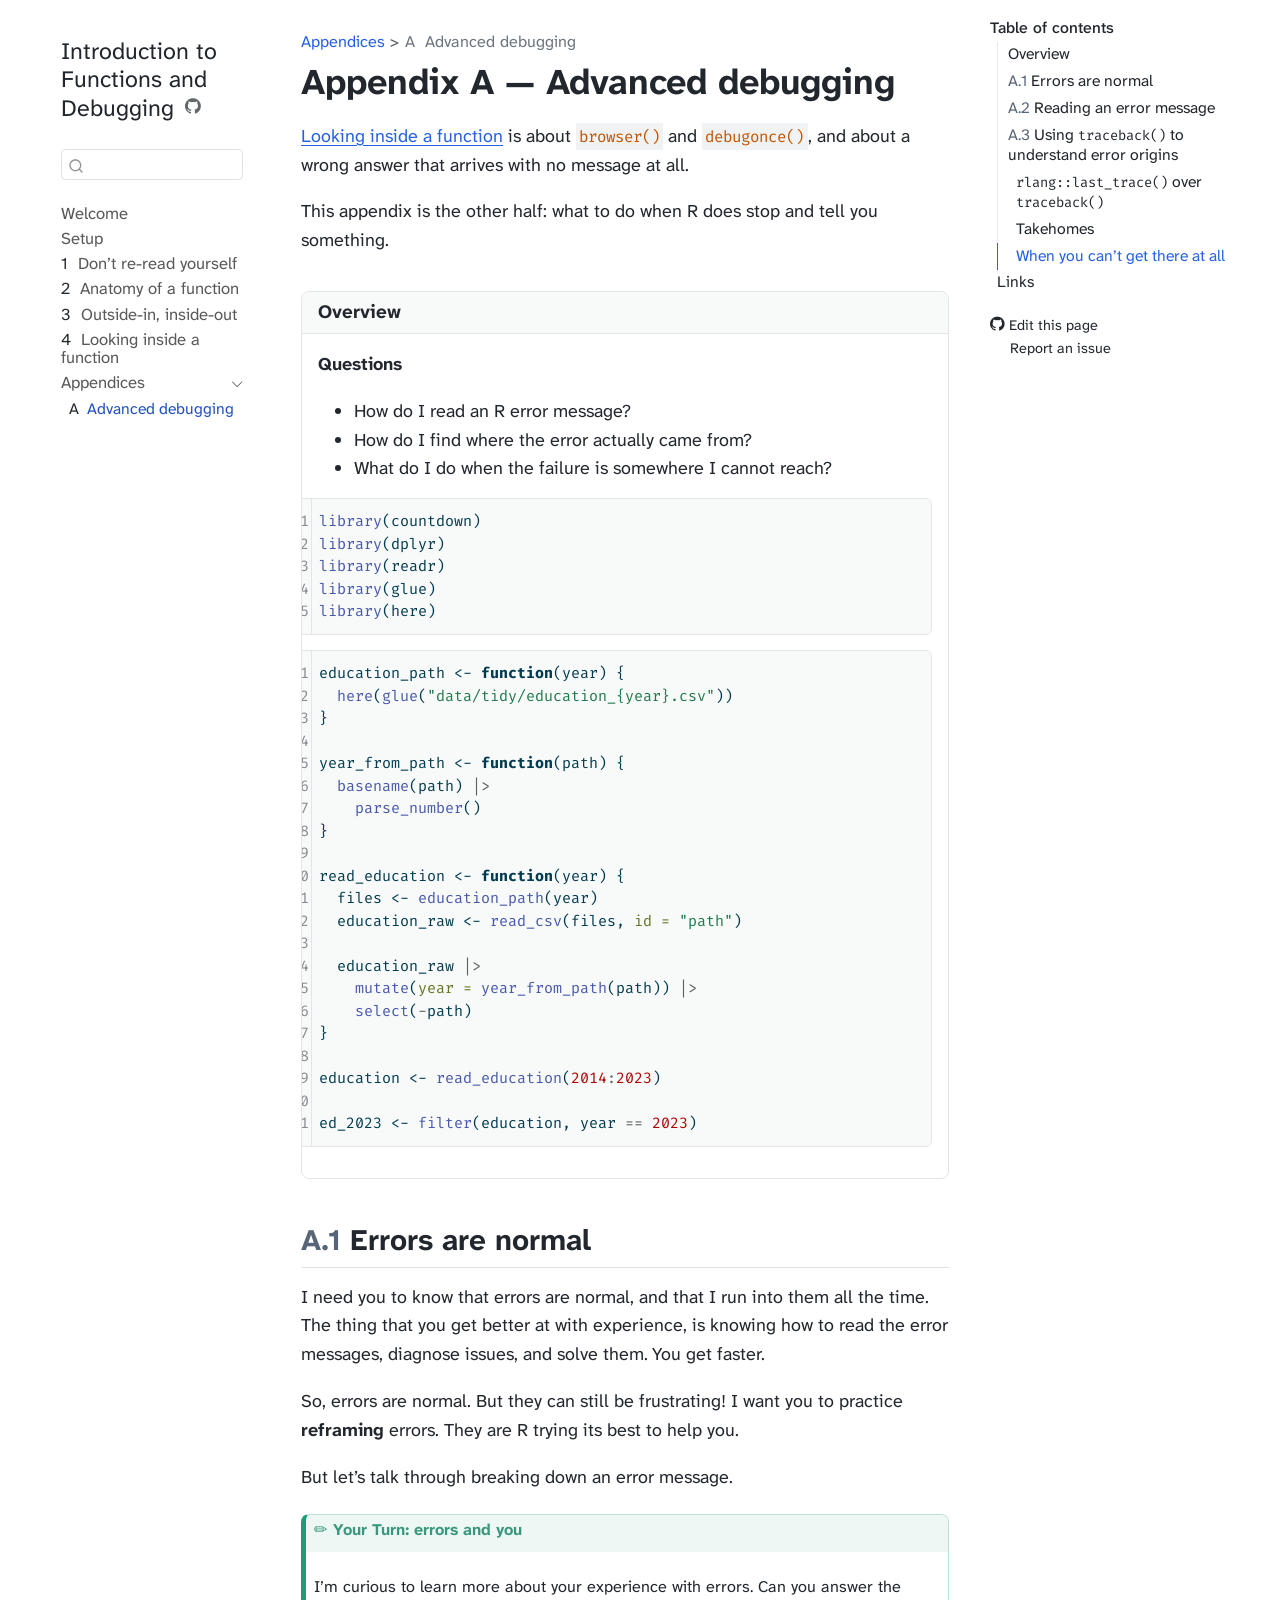
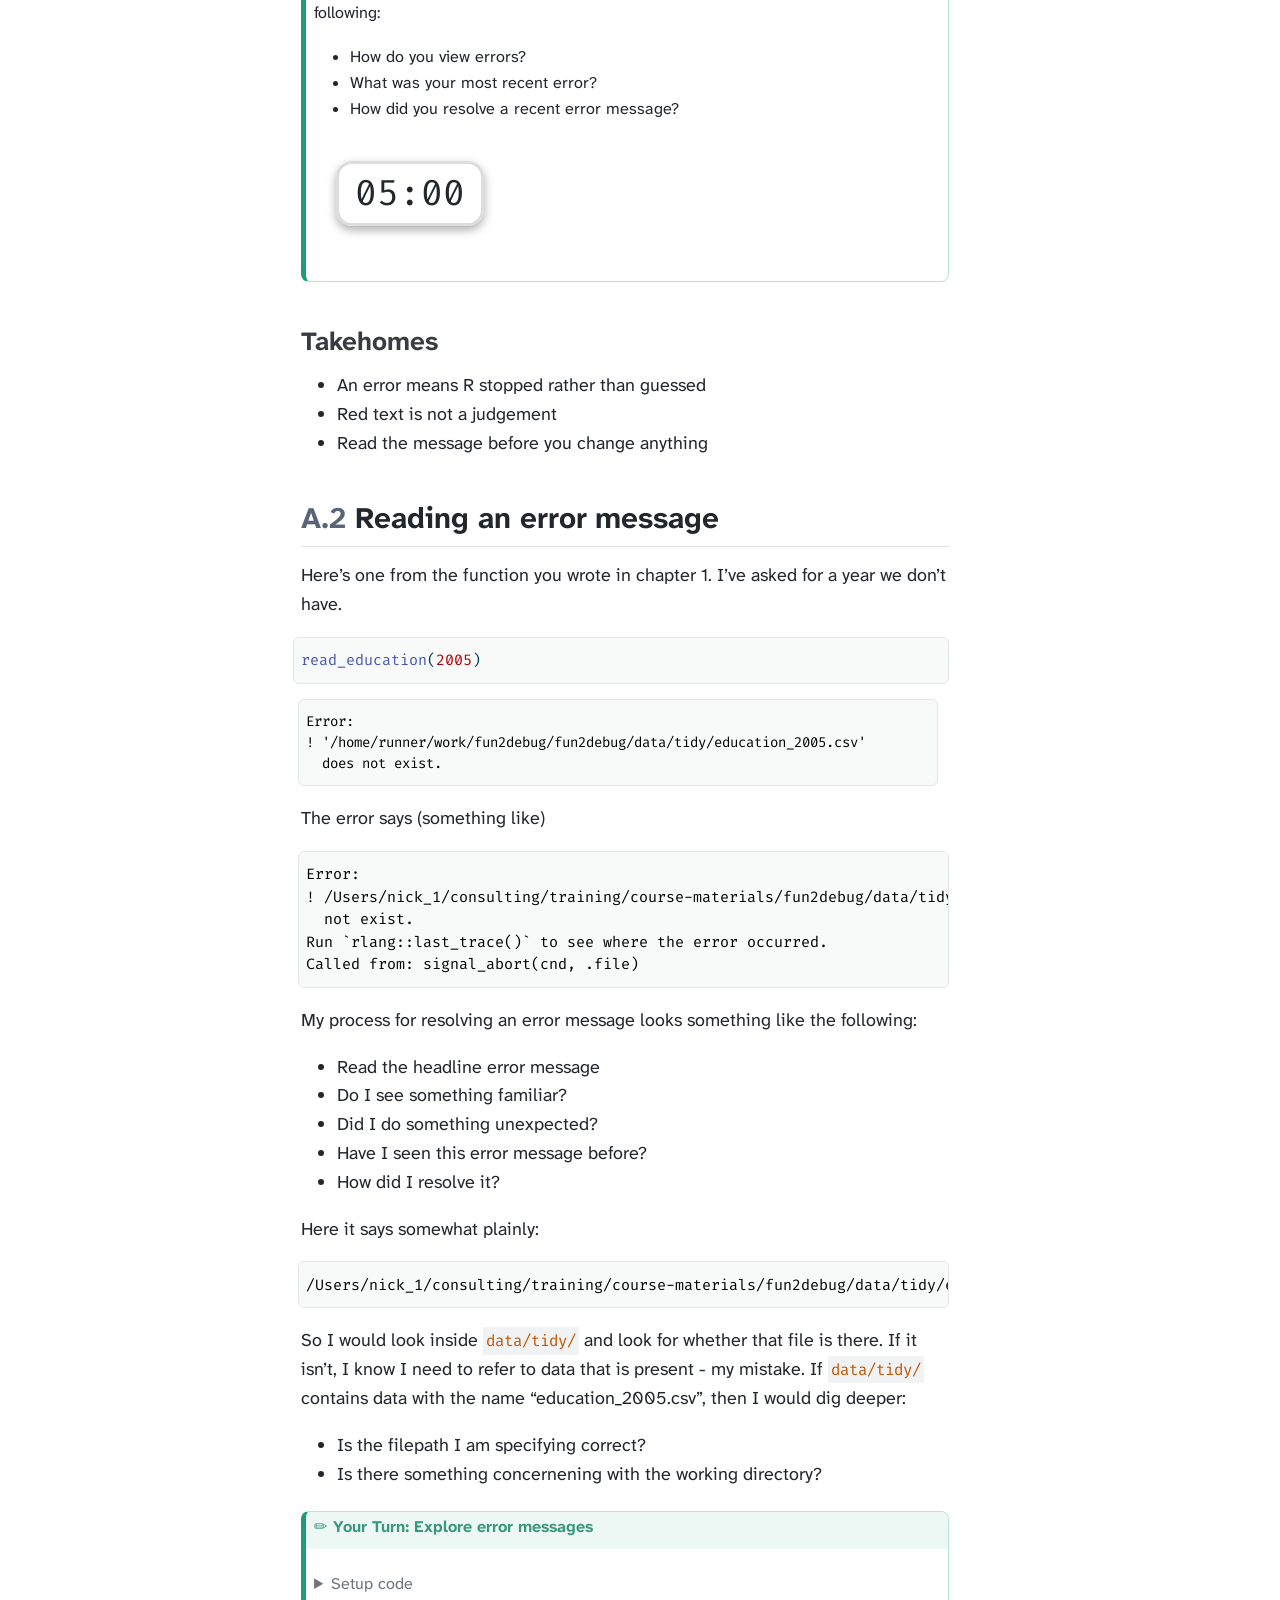
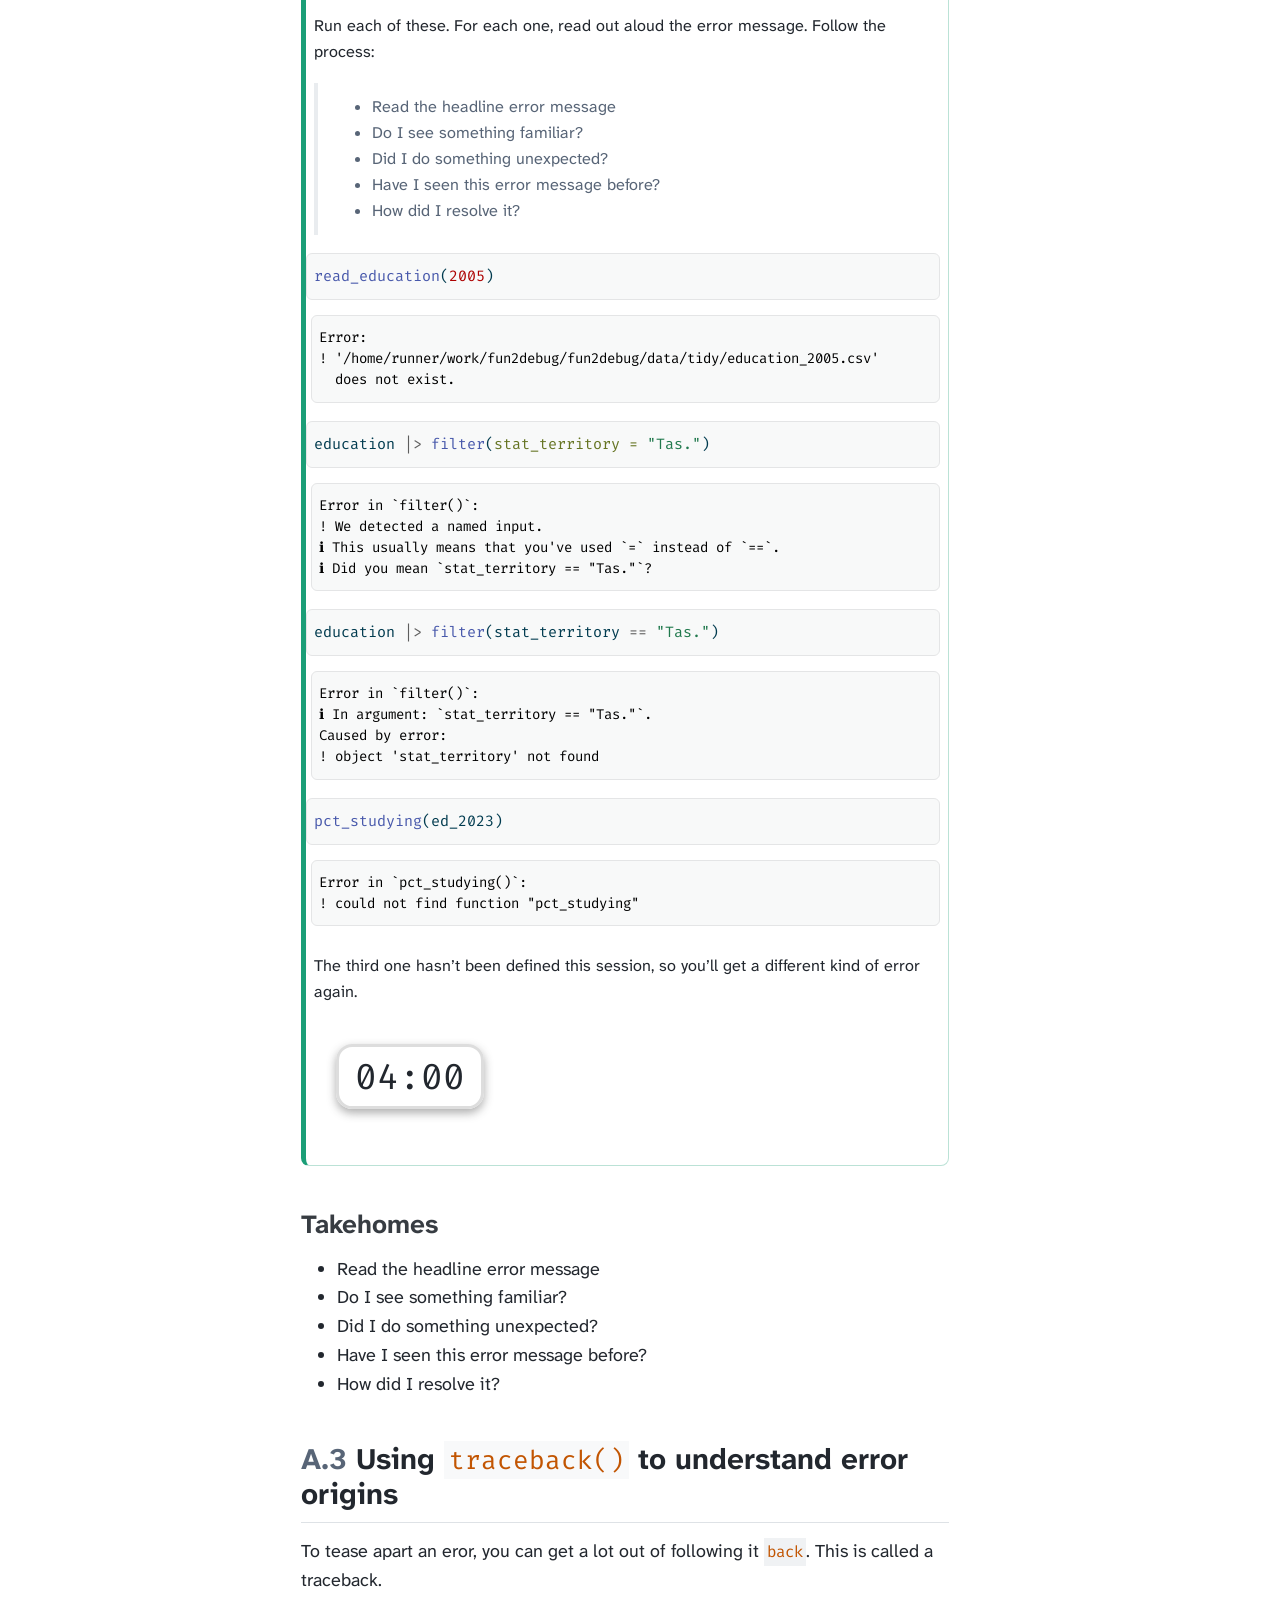
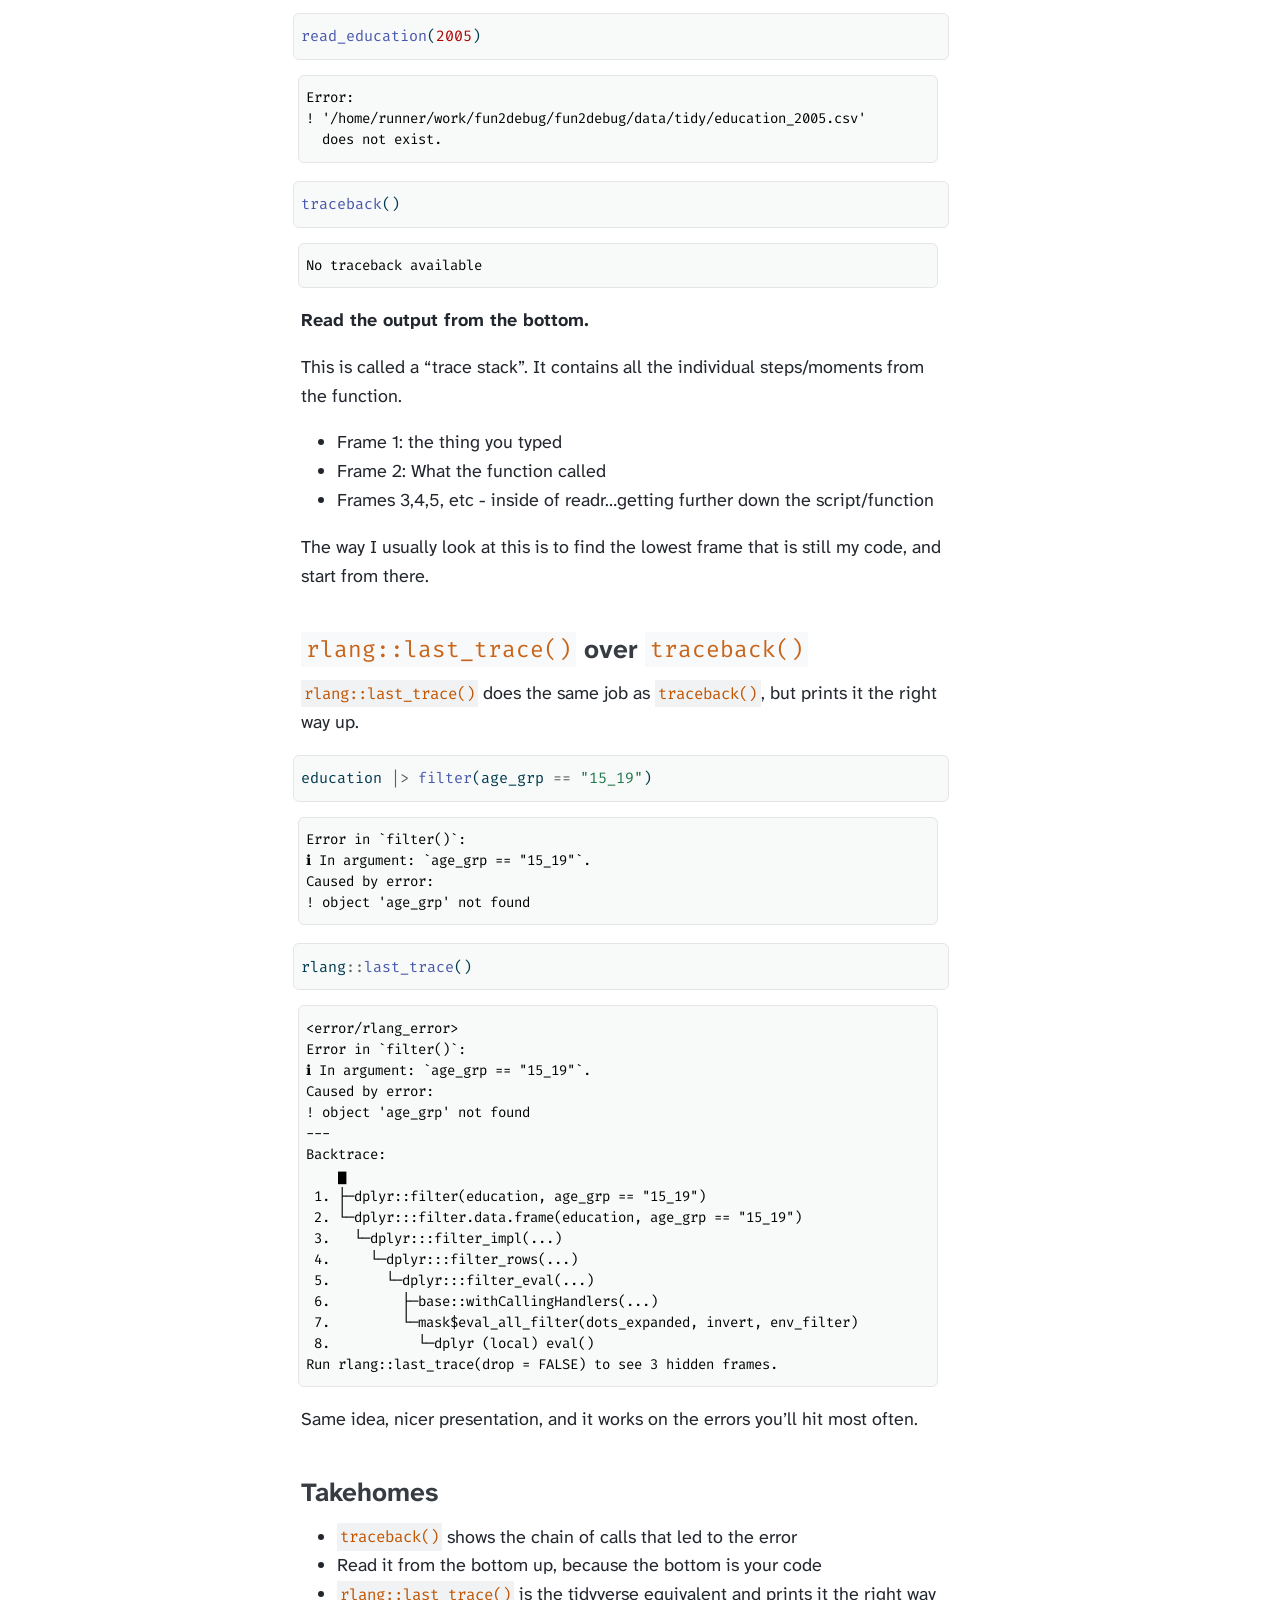
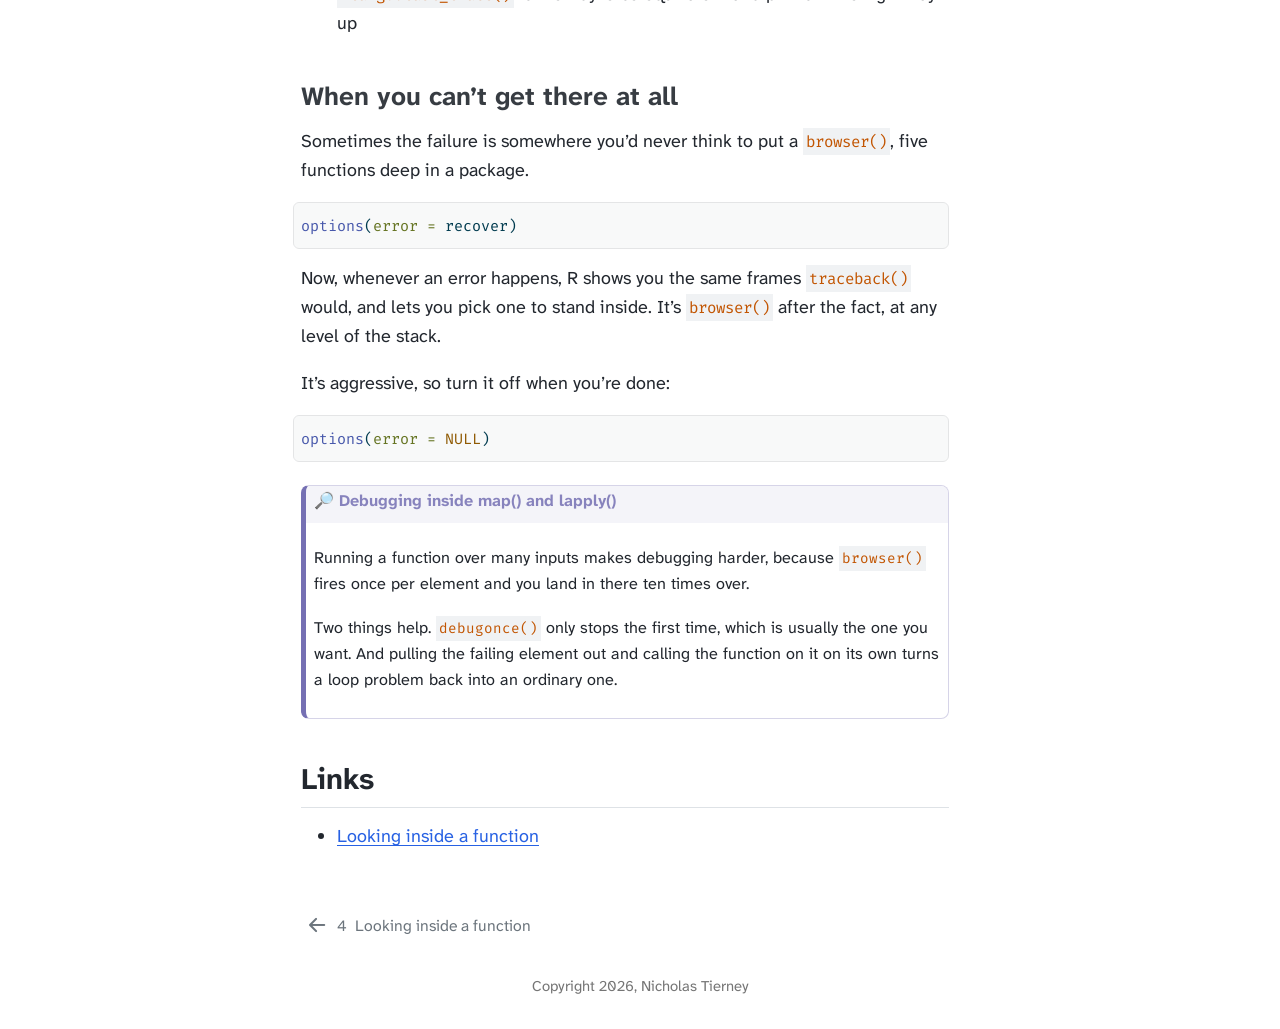
<file: advanced-debugging.html>
<!DOCTYPE html>
<html xmlns="http://www.w3.org/1999/xhtml" lang="en" xml:lang="en"><head>

<meta charset="utf-8">
<meta name="generator" content="quarto-1.10.18">

<meta name="viewport" content="width=device-width, initial-scale=1.0, user-scalable=yes">


<title>Appendix A — Advanced debugging – Introduction to Functions and Debugging</title>
<style>
/* Default styles provided by pandoc.
** See https://pandoc.org/MANUAL.html#variables-for-html for config info.
*/
span.smallcaps{font-variant: small-caps;}
div.columns{display: flex; gap: 1.5em;}
div.column{flex: auto;}
@media screen {
div.columns{gap: min(4vw, 1.5em);}
div.column{overflow-x: auto;}
}
div.hanging-indent{margin-left: 1.5em; text-indent: -1.5em;}
ul.task-list{list-style: none;}
ul.task-list li input[type="checkbox"] {
  width: 0.8em;
  margin: 0 0.8em 0.2em -1em; /* quarto-specific, see https://github.com/quarto-dev/quarto-cli/issues/4556 */ 
  vertical-align: middle;
}
/* CSS for syntax highlighting */
html { -webkit-text-size-adjust: 100%; }
pre > code.sourceCode { white-space: pre; position: relative; }
pre > code.sourceCode > span { display: inline-block; line-height: 1.25; }
pre > code.sourceCode > span:empty { height: 1.2em; }
.sourceCode { overflow: visible; }
code.sourceCode > span { color: inherit; text-decoration: inherit; }
div.sourceCode { margin: 1em 0; }
pre.sourceCode { margin: 0; }
@media screen {
div.sourceCode { overflow: auto; }
}
@media print {
pre > code.sourceCode { white-space: pre-wrap; }
pre > code.sourceCode > span { text-indent: -5em; padding-left: 5em; }
}
pre.numberSource code
  { counter-reset: source-line 0; }
pre.numberSource code > span
  { position: relative; left: -4em; counter-increment: source-line; }
pre.numberSource code > span > a:first-child::before
  { content: counter(source-line);
    position: relative; left: -1em; text-align: right; vertical-align: baseline;
    border: none; display: inline-block;
    -webkit-touch-callout: none; -webkit-user-select: none;
    -khtml-user-select: none; -moz-user-select: none;
    -ms-user-select: none; user-select: none;
    padding: 0 4px; width: 4em;
  }
pre.numberSource { margin-left: 3em;  padding-left: 4px; }
div.sourceCode
  {   }
@media screen {
pre > code.sourceCode > span > a:first-child::before { text-decoration: underline; }
}
</style>


<script src="site_libs/quarto-nav/quarto-nav.js"></script>
<script src="site_libs/quarto-nav/headroom.min.js"></script>
<script src="site_libs/clipboard/clipboard.min.js"></script>
<script src="site_libs/quarto-search/autocomplete.umd.js"></script>
<script src="site_libs/quarto-search/fuse.min.js"></script>
<script src="site_libs/quarto-search/quarto-search.js"></script>
<meta name="quarto:offset" content="./">
<link href="./looking-inside-a-function.html" rel="prev">
<script src="site_libs/quarto-html/quarto.js" type="module"></script>
<script src="site_libs/quarto-html/tabsets/tabsets.js" type="module"></script>
<script src="site_libs/quarto-html/popper.min.js"></script>
<script src="site_libs/quarto-html/tippy.umd.min.js"></script>
<script src="site_libs/quarto-html/anchor.min.js"></script>
<link href="site_libs/quarto-html/tippy.css" rel="stylesheet">
<link href="site_libs/quarto-html/quarto-syntax-highlighting-b45b7b0fa9169e986df15f1ef60a279c.css" rel="stylesheet" id="quarto-text-highlighting-styles">
<script src="site_libs/bootstrap/bootstrap.min.js"></script>
<link href="site_libs/bootstrap/bootstrap-icons.css" rel="stylesheet">
<link href="site_libs/bootstrap/bootstrap-13182358bc67e160affdadb17fc670fe.min.css" rel="stylesheet" append-hash="true" id="quarto-bootstrap" data-mode="light">
<script id="quarto-search-options" type="application/json">{
  "location": "sidebar",
  "copy-button": false,
  "collapse-after": 3,
  "panel-placement": "start",
  "type": "textbox",
  "limit": 50,
  "keyboard-shortcut": [
    "f",
    "/",
    "s"
  ],
  "show-item-context": false,
  "language": {
    "search-no-results-text": "No results",
    "search-matching-documents-text": "matching documents",
    "search-copy-link-title": "Copy link to search",
    "search-hide-matches-text": "Hide additional matches",
    "search-more-match-text": "more match in this document",
    "search-more-matches-text": "more matches in this document",
    "search-clear-button-title": "Clear",
    "search-text-placeholder": "",
    "search-detached-cancel-button-title": "Cancel",
    "search-submit-button-title": "Submit",
    "search-label": "Search"
  }
}</script>
<link href="site_libs/countdown-0.6.0/countdown.css" rel="stylesheet">
<script src="site_libs/countdown-0.6.0/countdown.js"></script>


</head>

<body class="nav-sidebar floating quarto-light">

<div id="quarto-search-results"></div>
  <header id="quarto-header" class="headroom fixed-top">
  <nav class="quarto-secondary-nav">
    <div class="container-fluid d-flex">
      <button type="button" class="quarto-btn-toggle btn" data-bs-toggle="collapse" role="button" data-bs-target=".quarto-sidebar-collapse-item" aria-controls="quarto-sidebar" aria-expanded="false" aria-label="Toggle sidebar navigation" onclick="if (window.quartoToggleHeadroom) { window.quartoToggleHeadroom(); }">
        <i class="bi bi-layout-text-sidebar-reverse"></i>
      </button>
        <nav class="quarto-page-breadcrumbs" aria-label="breadcrumb"><ol class="breadcrumb"><li class="breadcrumb-item"><a href="./advanced-debugging.html">Appendices</a></li><li class="breadcrumb-item"><a href="./advanced-debugging.html"><span class="chapter-number">A</span>&nbsp; <span class="chapter-title">Advanced debugging</span></a></li></ol></nav>
        <a class="flex-grow-1" role="navigation" data-bs-toggle="collapse" data-bs-target=".quarto-sidebar-collapse-item" aria-controls="quarto-sidebar" aria-expanded="false" aria-label="Toggle sidebar navigation" onclick="if (window.quartoToggleHeadroom) { window.quartoToggleHeadroom(); }">      
        </a>
      <button type="button" class="btn quarto-search-button" aria-label="Search" onclick="window.quartoOpenSearch();">
        <i class="bi bi-search"></i>
      </button>
    </div>
  </nav>
</header>
<!-- content -->
<div id="quarto-content" class="quarto-container page-columns page-rows-contents page-layout-article">
<!-- sidebar -->
  <nav id="quarto-sidebar" class="sidebar collapse collapse-horizontal quarto-sidebar-collapse-item sidebar-navigation floating overflow-auto">
    <div class="pt-lg-2 mt-2 text-left sidebar-header">
    <div class="sidebar-title mb-0 py-0">
      <a href="./">Introduction to Functions and Debugging</a> 
        <div class="sidebar-tools-main">
    <a href="https://github.com/njtierney/fun2debug" title="Source Code" class="quarto-navigation-tool px-1" aria-label="Source Code"><i class="bi bi-github"></i></a>
</div>
    </div>
      </div>
        <div class="mt-2 flex-shrink-0 align-items-center">
        <div class="sidebar-search">
        <div id="quarto-search" class="" title="Search"></div>
        </div>
        </div>
    <div class="sidebar-menu-container"> 
    <ul class="list-unstyled mt-1">
        <li class="sidebar-item">
  <div class="sidebar-item-container"> 
  <a href="./index.html" class="sidebar-item-text sidebar-link">
 <span class="menu-text">Welcome</span></a>
  </div>
</li>
        <li class="sidebar-item">
  <div class="sidebar-item-container"> 
  <a href="./setup.html" class="sidebar-item-text sidebar-link">
 <span class="menu-text">Setup</span></a>
  </div>
</li>
        <li class="sidebar-item">
  <div class="sidebar-item-container"> 
  <a href="./dont-re-read-yourself.html" class="sidebar-item-text sidebar-link">
 <span class="menu-text"><span class="chapter-number">1</span>&nbsp; <span class="chapter-title">Don’t re-read yourself</span></span></a>
  </div>
</li>
        <li class="sidebar-item">
  <div class="sidebar-item-container"> 
  <a href="./anatomy-of-a-function.html" class="sidebar-item-text sidebar-link">
 <span class="menu-text"><span class="chapter-number">2</span>&nbsp; <span class="chapter-title">Anatomy of a function</span></span></a>
  </div>
</li>
        <li class="sidebar-item">
  <div class="sidebar-item-container"> 
  <a href="./outside-in-inside-out.html" class="sidebar-item-text sidebar-link">
 <span class="menu-text"><span class="chapter-number">3</span>&nbsp; <span class="chapter-title">Outside-in, inside-out</span></span></a>
  </div>
</li>
        <li class="sidebar-item">
  <div class="sidebar-item-container"> 
  <a href="./looking-inside-a-function.html" class="sidebar-item-text sidebar-link">
 <span class="menu-text"><span class="chapter-number">4</span>&nbsp; <span class="chapter-title">Looking inside a function</span></span></a>
  </div>
</li>
        <li class="sidebar-item sidebar-item-section">
      <div class="sidebar-item-container"> 
            <a class="sidebar-item-text sidebar-link text-start" data-bs-toggle="collapse" data-bs-target="#quarto-sidebar-section-1" role="navigation" aria-expanded="true">
 <span class="menu-text">Appendices</span></a>
          <a class="sidebar-item-toggle text-start" data-bs-toggle="collapse" data-bs-target="#quarto-sidebar-section-1" role="navigation" aria-expanded="true" aria-label="Toggle section">
            <i class="bi bi-chevron-right ms-2"></i>
          </a> 
      </div>
      <ul id="quarto-sidebar-section-1" class="collapse list-unstyled sidebar-section depth1 show">  
          <li class="sidebar-item">
  <div class="sidebar-item-container"> 
  <a href="./advanced-debugging.html" class="sidebar-item-text sidebar-link active">
 <span class="menu-text"><span class="chapter-number">A</span>&nbsp; <span class="chapter-title">Advanced debugging</span></span></a>
  </div>
</li>
      </ul>
  </li>
    </ul>
    </div>
</nav>
<div id="quarto-sidebar-glass" class="quarto-sidebar-collapse-item" data-bs-toggle="collapse" data-bs-target=".quarto-sidebar-collapse-item"></div>
<!-- margin-sidebar -->
    <div id="quarto-margin-sidebar" class="sidebar margin-sidebar">
        <nav id="TOC" role="doc-toc" class="toc-active">
    <h2 id="toc-title">Table of contents</h2>
   
  <ul>
  <li><a href="#overview" id="toc-overview" class="nav-link active" data-scroll-target="#overview">Overview</a></li>
  <li><a href="#errors-are-normal" id="toc-errors-are-normal" class="nav-link" data-scroll-target="#errors-are-normal"><span class="header-section-number">A.1</span> Errors are normal</a>
  <ul class="collapse">
  <li><a href="#takehomes" id="toc-takehomes" class="nav-link" data-scroll-target="#takehomes">Takehomes</a></li>
  </ul></li>
  <li><a href="#reading-an-error-message" id="toc-reading-an-error-message" class="nav-link" data-scroll-target="#reading-an-error-message"><span class="header-section-number">A.2</span> Reading an error message</a>
  <ul class="collapse">
  <li><a href="#takehomes-1" id="toc-takehomes-1" class="nav-link" data-scroll-target="#takehomes-1">Takehomes</a></li>
  </ul></li>
  <li><a href="#using-traceback-to-understand-error-origins" id="toc-using-traceback-to-understand-error-origins" class="nav-link" data-scroll-target="#using-traceback-to-understand-error-origins"><span class="header-section-number">A.3</span> Using <code>traceback()</code> to understand error origins</a>
  <ul class="collapse">
  <li><a href="#rlanglast_trace-over-traceback" id="toc-rlanglast_trace-over-traceback" class="nav-link" data-scroll-target="#rlanglast_trace-over-traceback"><code>rlang::last_trace()</code> over <code>traceback()</code></a></li>
  <li><a href="#takehomes-2" id="toc-takehomes-2" class="nav-link" data-scroll-target="#takehomes-2">Takehomes</a></li>
  <li><a href="#when-you-cant-get-there-at-all" id="toc-when-you-cant-get-there-at-all" class="nav-link" data-scroll-target="#when-you-cant-get-there-at-all">When you can’t get there at all</a></li>
  </ul></li>
  <li>Links</li>
  </ul>
<div class="toc-actions"><ul><li><a href="https://github.com/njtierney/fun2debug/edit/main/advanced-debugging.qmd" class="toc-action"><i class="bi bi-github"></i>Edit this page</a></li><li><a href="https://github.com/njtierney/fun2debug/issues/new" class="toc-action"><i class="bi empty"></i>Report an issue</a></li></ul></div></nav>
    </div>
<!-- main -->
<main class="content" id="quarto-document-content">

<header id="title-block-header" class="quarto-title-block default"><nav class="quarto-page-breadcrumbs quarto-title-breadcrumbs d-none d-lg-block" aria-label="breadcrumb"><ol class="breadcrumb"><li class="breadcrumb-item"><a href="./advanced-debugging.html">Appendices</a></li><li class="breadcrumb-item"><a href="./advanced-debugging.html"><span class="chapter-number">A</span>&nbsp; <span class="chapter-title">Advanced debugging</span></a></li></ol></nav>
<div class="quarto-title">
<h1 class="title"><span id="sec-advanced-debugging" class="quarto-section-identifier">Appendix A — Advanced debugging</span></h1>
</div>



<div class="quarto-title-meta">

    
  
    
  </div>
  


</header>


<p><a href="./looking-inside-a-function.html">Looking inside a function</a> is about <code>browser()</code> and <code>debugonce()</code>, and about a wrong answer that arrives with no message at all.</p>
<p>This appendix is the other half: what to do when R does stop and tell you something.</p>
<section id="overview" class="level2 unnumbered overview">
<h2 class="unnumbered anchored" data-anchor-id="overview">Overview</h2>
<p><strong>Questions</strong></p>
<ul>
<li>How do I read an R error message?</li>
<li>How do I find where the error actually came from?</li>
<li>What do I do when the failure is somewhere I cannot reach?</li>
</ul>
<div class="cell">
<div class="code-copy-outer-scaffold"><div class="sourceCode cell-code" id="cb1"><pre class="sourceCode numberSource r number-lines code-with-copy"><code class="sourceCode r"><span id="cb1-1"><a href="#cb1-1" aria-label="1"></a><span class="fu">library</span>(countdown)</span>
<span id="cb1-2"><a href="#cb1-2" aria-label="2"></a><span class="fu">library</span>(dplyr)</span>
<span id="cb1-3"><a href="#cb1-3" aria-label="3"></a><span class="fu">library</span>(readr)</span>
<span id="cb1-4"><a href="#cb1-4" aria-label="4"></a><span class="fu">library</span>(glue)</span>
<span id="cb1-5"><a href="#cb1-5" aria-label="5"></a><span class="fu">library</span>(here)</span></code></pre></div><button title="Copy to Clipboard" class="code-copy-button"><i class="bi"></i></button></div>
</div>
<div class="cell">
<div class="code-copy-outer-scaffold"><div class="sourceCode cell-code" id="cb2"><pre class="sourceCode numberSource r number-lines code-with-copy"><code class="sourceCode r"><span id="cb2-1"><a href="#cb2-1" aria-label="1"></a>education_path <span class="ot">&lt;-</span> <span class="cf">function</span>(year) {</span>
<span id="cb2-2"><a href="#cb2-2" aria-label="2"></a>  <span class="fu">here</span>(<span class="fu">glue</span>(<span class="st">"data/tidy/education_{year}.csv"</span>))</span>
<span id="cb2-3"><a href="#cb2-3" aria-label="3"></a>}</span>
<span id="cb2-4"><a href="#cb2-4" aria-label="4"></a></span>
<span id="cb2-5"><a href="#cb2-5" aria-label="5"></a>year_from_path <span class="ot">&lt;-</span> <span class="cf">function</span>(path) {</span>
<span id="cb2-6"><a href="#cb2-6" aria-label="6"></a>  <span class="fu">basename</span>(path) <span class="sc">|&gt;</span></span>
<span id="cb2-7"><a href="#cb2-7" aria-label="7"></a>    <span class="fu">parse_number</span>()</span>
<span id="cb2-8"><a href="#cb2-8" aria-label="8"></a>}</span>
<span id="cb2-9"><a href="#cb2-9" aria-label="9"></a></span>
<span id="cb2-10"><a href="#cb2-10" aria-label="10"></a>read_education <span class="ot">&lt;-</span> <span class="cf">function</span>(year) {</span>
<span id="cb2-11"><a href="#cb2-11" aria-label="11"></a>  files <span class="ot">&lt;-</span> <span class="fu">education_path</span>(year)</span>
<span id="cb2-12"><a href="#cb2-12" aria-label="12"></a>  education_raw <span class="ot">&lt;-</span> <span class="fu">read_csv</span>(files, <span class="at">id =</span> <span class="st">"path"</span>)</span>
<span id="cb2-13"><a href="#cb2-13" aria-label="13"></a></span>
<span id="cb2-14"><a href="#cb2-14" aria-label="14"></a>  education_raw <span class="sc">|&gt;</span></span>
<span id="cb2-15"><a href="#cb2-15" aria-label="15"></a>    <span class="fu">mutate</span>(<span class="at">year =</span> <span class="fu">year_from_path</span>(path)) <span class="sc">|&gt;</span></span>
<span id="cb2-16"><a href="#cb2-16" aria-label="16"></a>    <span class="fu">select</span>(<span class="sc">-</span>path)</span>
<span id="cb2-17"><a href="#cb2-17" aria-label="17"></a>}</span>
<span id="cb2-18"><a href="#cb2-18" aria-label="18"></a></span>
<span id="cb2-19"><a href="#cb2-19" aria-label="19"></a>education <span class="ot">&lt;-</span> <span class="fu">read_education</span>(<span class="dv">2014</span><span class="sc">:</span><span class="dv">2023</span>)</span>
<span id="cb2-20"><a href="#cb2-20" aria-label="20"></a></span>
<span id="cb2-21"><a href="#cb2-21" aria-label="21"></a>ed_2023 <span class="ot">&lt;-</span> <span class="fu">filter</span>(education, year <span class="sc">==</span> <span class="dv">2023</span>)</span></code></pre></div><button title="Copy to Clipboard" class="code-copy-button"><i class="bi"></i></button></div>
</div>
</section>
<section id="errors-are-normal" class="level2" data-number="A.1">
<h2 data-number="A.1" class="anchored" data-anchor-id="errors-are-normal"><span class="header-section-number">A.1</span> Errors are normal</h2>
<p>I need you to know that errors are normal, and that I run into them all the time. The thing that you get better at with experience, is knowing how to read the error messages, diagnose issues, and solve them. You get faster.</p>
<p>So, errors are normal. But they can still be frustrating! I want you to practice <strong>reframing</strong> errors. They are R trying its best to help you.</p>
<p>But let’s talk through breaking down an error message.</p>
<div class="callout callout-style-default callout-note callout-titled" title="Your Turn: errors and you">
<div class="callout-header d-flex align-content-center">
<div class="callout-icon-container">
<i class="callout-icon"></i>
</div>
<div class="callout-title-container flex-fill">
<span class="screen-reader-only">Note</span>Your Turn: errors and you
</div>
</div>
<div class="callout-body-container callout-body">
<p>I’m curious to learn more about your experience with errors. Can you answer the following:</p>
<ul>
<li>How do you view errors?</li>
<li>What was your most recent error?</li>
<li>How did you resolve a recent error message?</li>
</ul>
<div class="cell">
<div class="cell-output-display">
<countdown-timer class="countdown" id="timer_1892b070" minutes="5" seconds="0" update-every="1" tabindex="0" style="right:0;bottom:0;"></countdown-timer>
</div>
</div>
</div>
</div>
<section id="takehomes" class="level3">
<h3 class="anchored" data-anchor-id="takehomes">Takehomes</h3>
<ul>
<li>An error means R stopped rather than guessed</li>
<li>Red text is not a judgement</li>
<li>Read the message before you change anything</li>
</ul>
</section>
</section>
<section id="reading-an-error-message" class="level2" data-number="A.2">
<h2 data-number="A.2" class="anchored" data-anchor-id="reading-an-error-message"><span class="header-section-number">A.2</span> Reading an error message</h2>
<p>Here’s one from the function you wrote in chapter 1. I’ve asked for a year we don’t have.</p>
<div class="cell">
<div class="code-copy-outer-scaffold"><div class="sourceCode cell-code" id="cb3"><pre class="sourceCode numberSource r number-lines code-with-copy"><code class="sourceCode r"><span id="cb3-1"><a href="#cb3-1" aria-label="1"></a><span class="fu">read_education</span>(<span class="dv">2005</span>)</span></code></pre></div><button title="Copy to Clipboard" class="code-copy-button"><i class="bi"></i></button></div>
<div class="cell-output cell-output-error">
<pre><code>Error:
! '/home/runner/work/fun2debug/fun2debug/data/tidy/education_2005.csv'
  does not exist.</code></pre>
</div>
</div>
<p>The error says (something like)</p>
<pre><code>Error:
! /Users/nick_1/consulting/training/course-materials/fun2debug/data/tidy/education_2005.csv does
  not exist.
Run `rlang::last_trace()` to see where the error occurred.
Called from: signal_abort(cnd, .file)</code></pre>
<p>My process for resolving an error message looks something like the following:</p>
<ul>
<li>Read the headline error message</li>
<li>Do I see something familiar?</li>
<li>Did I do something unexpected?</li>
<li>Have I seen this error message before?</li>
<li>How did I resolve it?</li>
</ul>
<p>Here it says somewhat plainly:</p>
<pre><code>/Users/nick_1/consulting/training/course-materials/fun2debug/data/tidy/education_2005.csv does not exist.</code></pre>
<p>So I would look inside <code>data/tidy/</code> and look for whether that file is there. If it isn’t, I know I need to refer to data that is present - my mistake. If <code>data/tidy/</code> contains data with the name “education_2005.csv”, then I would dig deeper:</p>
<ul>
<li>Is the filepath I am specifying correct?</li>
<li>Is there something concernening with the working directory?</li>
</ul>
<div class="callout callout-style-default callout-note callout-titled" title="Your Turn: Explore error messages">
<div class="callout-header d-flex align-content-center">
<div class="callout-icon-container">
<i class="callout-icon"></i>
</div>
<div class="callout-title-container flex-fill">
<span class="screen-reader-only">Note</span>Your Turn: Explore error messages
</div>
</div>
<div class="callout-body-container callout-body">
<details>
<summary>
Setup code
</summary>
<div class="cell">
<div class="code-copy-outer-scaffold"><div class="sourceCode cell-code" id="cb7"><pre class="sourceCode numberSource r number-lines code-with-copy"><code class="sourceCode r"><span id="cb7-1"><a href="#cb7-1" aria-label="1"></a><span class="fu">library</span>(countdown)</span>
<span id="cb7-2"><a href="#cb7-2" aria-label="2"></a><span class="fu">library</span>(dplyr)</span>
<span id="cb7-3"><a href="#cb7-3" aria-label="3"></a><span class="fu">library</span>(readr)</span>
<span id="cb7-4"><a href="#cb7-4" aria-label="4"></a><span class="fu">library</span>(glue)</span>
<span id="cb7-5"><a href="#cb7-5" aria-label="5"></a><span class="fu">library</span>(here)</span>
<span id="cb7-6"><a href="#cb7-6" aria-label="6"></a>education_path <span class="ot">&lt;-</span> <span class="cf">function</span>(year) {</span>
<span id="cb7-7"><a href="#cb7-7" aria-label="7"></a>  <span class="fu">here</span>(<span class="fu">glue</span>(<span class="st">"data/tidy/education_{year}.csv"</span>))</span>
<span id="cb7-8"><a href="#cb7-8" aria-label="8"></a>}</span>
<span id="cb7-9"><a href="#cb7-9" aria-label="9"></a></span>
<span id="cb7-10"><a href="#cb7-10" aria-label="10"></a>year_from_path <span class="ot">&lt;-</span> <span class="cf">function</span>(path) {</span>
<span id="cb7-11"><a href="#cb7-11" aria-label="11"></a>  <span class="fu">basename</span>(path) <span class="sc">|&gt;</span></span>
<span id="cb7-12"><a href="#cb7-12" aria-label="12"></a>    <span class="fu">parse_number</span>()</span>
<span id="cb7-13"><a href="#cb7-13" aria-label="13"></a>}</span>
<span id="cb7-14"><a href="#cb7-14" aria-label="14"></a></span>
<span id="cb7-15"><a href="#cb7-15" aria-label="15"></a>read_education <span class="ot">&lt;-</span> <span class="cf">function</span>(year) {</span>
<span id="cb7-16"><a href="#cb7-16" aria-label="16"></a>  files <span class="ot">&lt;-</span> <span class="fu">education_path</span>(year)</span>
<span id="cb7-17"><a href="#cb7-17" aria-label="17"></a>  education_raw <span class="ot">&lt;-</span> <span class="fu">read_csv</span>(files, <span class="at">id =</span> <span class="st">"path"</span>)</span>
<span id="cb7-18"><a href="#cb7-18" aria-label="18"></a></span>
<span id="cb7-19"><a href="#cb7-19" aria-label="19"></a>  education_raw <span class="sc">|&gt;</span></span>
<span id="cb7-20"><a href="#cb7-20" aria-label="20"></a>    <span class="fu">mutate</span>(<span class="at">year =</span> <span class="fu">year_from_path</span>(path)) <span class="sc">|&gt;</span></span>
<span id="cb7-21"><a href="#cb7-21" aria-label="21"></a>    <span class="fu">select</span>(<span class="sc">-</span>path)</span>
<span id="cb7-22"><a href="#cb7-22" aria-label="22"></a>}</span>
<span id="cb7-23"><a href="#cb7-23" aria-label="23"></a></span>
<span id="cb7-24"><a href="#cb7-24" aria-label="24"></a>education <span class="ot">&lt;-</span> <span class="fu">read_education</span>(<span class="dv">2014</span><span class="sc">:</span><span class="dv">2023</span>)</span>
<span id="cb7-25"><a href="#cb7-25" aria-label="25"></a></span>
<span id="cb7-26"><a href="#cb7-26" aria-label="26"></a>ed_2023 <span class="ot">&lt;-</span> <span class="fu">filter</span>(education, year <span class="sc">==</span> <span class="dv">2023</span>)</span></code></pre></div><button title="Copy to Clipboard" class="code-copy-button"><i class="bi"></i></button></div>
</div>
</details>
<p>Run each of these. For each one, read out aloud the error message. Follow the process:</p>
<blockquote class="blockquote">
<ul>
<li>Read the headline error message</li>
<li>Do I see something familiar?</li>
<li>Did I do something unexpected?</li>
<li>Have I seen this error message before?</li>
<li>How did I resolve it?</li>
</ul>
</blockquote>
<div class="cell">
<div class="code-copy-outer-scaffold"><div class="sourceCode cell-code" id="cb8"><pre class="sourceCode numberSource r number-lines code-with-copy"><code class="sourceCode r"><span id="cb8-1"><a href="#cb8-1" aria-label="1"></a><span class="fu">read_education</span>(<span class="dv">2005</span>)</span></code></pre></div><button title="Copy to Clipboard" class="code-copy-button"><i class="bi"></i></button></div>
<div class="cell-output cell-output-error">
<pre><code>Error:
! '/home/runner/work/fun2debug/fun2debug/data/tidy/education_2005.csv'
  does not exist.</code></pre>
</div>
<div class="code-copy-outer-scaffold"><div class="sourceCode cell-code" id="cb10"><pre class="sourceCode numberSource r number-lines code-with-copy"><code class="sourceCode r"><span id="cb10-1"><a href="#cb10-1" aria-label="1"></a>education <span class="sc">|&gt;</span> <span class="fu">filter</span>(<span class="at">stat_territory =</span> <span class="st">"Tas."</span>)</span></code></pre></div><button title="Copy to Clipboard" class="code-copy-button"><i class="bi"></i></button></div>
<div class="cell-output cell-output-error">
<pre><code>Error in `filter()`:
! We detected a named input.
ℹ This usually means that you've used `=` instead of `==`.
ℹ Did you mean `stat_territory == "Tas."`?</code></pre>
</div>
<div class="code-copy-outer-scaffold"><div class="sourceCode cell-code" id="cb12"><pre class="sourceCode numberSource r number-lines code-with-copy"><code class="sourceCode r"><span id="cb12-1"><a href="#cb12-1" aria-label="1"></a>education <span class="sc">|&gt;</span> <span class="fu">filter</span>(stat_territory <span class="sc">==</span> <span class="st">"Tas."</span>)</span></code></pre></div><button title="Copy to Clipboard" class="code-copy-button"><i class="bi"></i></button></div>
<div class="cell-output cell-output-error">
<pre><code>Error in `filter()`:
ℹ In argument: `stat_territory == "Tas."`.
Caused by error:
! object 'stat_territory' not found</code></pre>
</div>
<div class="code-copy-outer-scaffold"><div class="sourceCode cell-code" id="cb14"><pre class="sourceCode numberSource r number-lines code-with-copy"><code class="sourceCode r"><span id="cb14-1"><a href="#cb14-1" aria-label="1"></a><span class="fu">pct_studying</span>(ed_2023)</span></code></pre></div><button title="Copy to Clipboard" class="code-copy-button"><i class="bi"></i></button></div>
<div class="cell-output cell-output-error">
<pre><code>Error in `pct_studying()`:
! could not find function "pct_studying"</code></pre>
</div>
</div>
<p>The third one hasn’t been defined this session, so you’ll get a different kind of error again.</p>
<div class="cell">
<div class="cell-output-display">
<countdown-timer class="countdown" id="timer_a53ca5af" minutes="4" seconds="0" update-every="1" tabindex="0" style="right:0;bottom:0;"></countdown-timer>
</div>
</div>
</div>
</div>
<section id="takehomes-1" class="level3">
<h3 class="anchored" data-anchor-id="takehomes-1">Takehomes</h3>
<ul>
<li>Read the headline error message</li>
<li>Do I see something familiar?</li>
<li>Did I do something unexpected?</li>
<li>Have I seen this error message before?</li>
<li>How did I resolve it?</li>
</ul>
</section>
</section>
<section id="using-traceback-to-understand-error-origins" class="level2" data-number="A.3">
<h2 data-number="A.3" class="anchored" data-anchor-id="using-traceback-to-understand-error-origins"><span class="header-section-number">A.3</span> Using <code>traceback()</code> to understand error origins</h2>
<p>To tease apart an eror, you can get a lot out of following it <code>back</code>. This is called a traceback.</p>
<div class="cell">
<div class="code-copy-outer-scaffold"><div class="sourceCode cell-code" id="cb16"><pre class="sourceCode numberSource r number-lines code-with-copy"><code class="sourceCode r"><span id="cb16-1"><a href="#cb16-1" aria-label="1"></a><span class="fu">read_education</span>(<span class="dv">2005</span>)</span></code></pre></div><button title="Copy to Clipboard" class="code-copy-button"><i class="bi"></i></button></div>
<div class="cell-output cell-output-error">
<pre><code>Error:
! '/home/runner/work/fun2debug/fun2debug/data/tidy/education_2005.csv'
  does not exist.</code></pre>
</div>
<div class="code-copy-outer-scaffold"><div class="sourceCode cell-code" id="cb18"><pre class="sourceCode numberSource r number-lines code-with-copy"><code class="sourceCode r"><span id="cb18-1"><a href="#cb18-1" aria-label="1"></a><span class="fu">traceback</span>()</span></code></pre></div><button title="Copy to Clipboard" class="code-copy-button"><i class="bi"></i></button></div>
<div class="cell-output cell-output-stdout">
<pre><code>No traceback available </code></pre>
</div>
</div>
<p><strong>Read the output from the bottom.</strong></p>
<p>This is called a “trace stack”. It contains all the individual steps/moments from the function.</p>
<ul>
<li>Frame 1: the thing you typed</li>
<li>Frame 2: What the function called</li>
<li>Frames 3,4,5, etc - inside of readr…getting further down the script/function</li>
</ul>
<p>The way I usually look at this is to find the lowest frame that is still my code, and start from there.</p>
<section id="rlanglast_trace-over-traceback" class="level3">
<h3 class="anchored" data-anchor-id="rlanglast_trace-over-traceback"><code>rlang::last_trace()</code> over <code>traceback()</code></h3>
<p><code>rlang::last_trace()</code> does the same job as <code>traceback()</code>, but prints it the right way up.</p>
<div class="cell">
<div class="code-copy-outer-scaffold"><div class="sourceCode cell-code" id="cb20"><pre class="sourceCode numberSource r number-lines code-with-copy"><code class="sourceCode r"><span id="cb20-1"><a href="#cb20-1" aria-label="1"></a>education <span class="sc">|&gt;</span> <span class="fu">filter</span>(age_grp <span class="sc">==</span> <span class="st">"15_19"</span>)</span></code></pre></div><button title="Copy to Clipboard" class="code-copy-button"><i class="bi"></i></button></div>
<div class="cell-output cell-output-error">
<pre><code>Error in `filter()`:
ℹ In argument: `age_grp == "15_19"`.
Caused by error:
! object 'age_grp' not found</code></pre>
</div>
<div class="code-copy-outer-scaffold"><div class="sourceCode cell-code" id="cb22"><pre class="sourceCode numberSource r number-lines code-with-copy"><code class="sourceCode r"><span id="cb22-1"><a href="#cb22-1" aria-label="1"></a>rlang<span class="sc">::</span><span class="fu">last_trace</span>()</span></code></pre></div><button title="Copy to Clipboard" class="code-copy-button"><i class="bi"></i></button></div>
<div class="cell-output cell-output-stdout">
<pre><code>&lt;error/rlang_error&gt;
Error in `filter()`:
ℹ In argument: `age_grp == "15_19"`.
Caused by error:
! object 'age_grp' not found
---
Backtrace:
    ▆
 1. ├─dplyr::filter(education, age_grp == "15_19")
 2. └─dplyr:::filter.data.frame(education, age_grp == "15_19")
 3.   └─dplyr:::filter_impl(...)
 4.     └─dplyr:::filter_rows(...)
 5.       └─dplyr:::filter_eval(...)
 6.         ├─base::withCallingHandlers(...)
 7.         └─mask$eval_all_filter(dots_expanded, invert, env_filter)
 8.           └─dplyr (local) eval()
Run rlang::last_trace(drop = FALSE) to see 3 hidden frames.</code></pre>
</div>
</div>
<p>Same idea, nicer presentation, and it works on the errors you’ll hit most often.</p>
</section>
<section id="takehomes-2" class="level3">
<h3 class="anchored" data-anchor-id="takehomes-2">Takehomes</h3>
<ul>
<li><code>traceback()</code> shows the chain of calls that led to the error</li>
<li>Read it from the bottom up, because the bottom is your code</li>
<li><code>rlang::last_trace()</code> is the tidyverse equivalent and prints it the right way up</li>
</ul>
</section>
<section id="when-you-cant-get-there-at-all" class="level3">
<h3 class="anchored" data-anchor-id="when-you-cant-get-there-at-all">When you can’t get there at all</h3>
<p>Sometimes the failure is somewhere you’d never think to put a <code>browser()</code>, five functions deep in a package.</p>
<div class="code-copy-outer-scaffold"><div class="sourceCode" id="cb24"><pre class="sourceCode numberSource r number-lines code-with-copy"><code class="sourceCode r"><span id="cb24-1"><a href="#cb24-1" aria-label="1"></a><span class="fu">options</span>(<span class="at">error =</span> recover)</span></code></pre></div><button title="Copy to Clipboard" class="code-copy-button"><i class="bi"></i></button></div>
<p>Now, whenever an error happens, R shows you the same frames <code>traceback()</code> would, and lets you pick one to stand inside. It’s <code>browser()</code> after the fact, at any level of the stack.</p>
<p>It’s aggressive, so turn it off when you’re done:</p>
<div class="code-copy-outer-scaffold"><div class="sourceCode" id="cb25"><pre class="sourceCode numberSource r number-lines code-with-copy"><code class="sourceCode r"><span id="cb25-1"><a href="#cb25-1" aria-label="1"></a><span class="fu">options</span>(<span class="at">error =</span> <span class="cn">NULL</span>)</span></code></pre></div><button title="Copy to Clipboard" class="code-copy-button"><i class="bi"></i></button></div>
<div class="callout callout-style-default callout-tip callout-titled" title="Debugging inside map() and lapply()">
<div class="callout-header d-flex align-content-center">
<div class="callout-icon-container">
<i class="callout-icon"></i>
</div>
<div class="callout-title-container flex-fill">
<span class="screen-reader-only">Tip</span>Debugging inside map() and lapply()
</div>
</div>
<div class="callout-body-container callout-body">
<p>Running a function over many inputs makes debugging harder, because <code>browser()</code> fires once per element and you land in there ten times over.</p>
<p>Two things help. <code>debugonce()</code> only stops the first time, which is usually the one you want. And pulling the failing element out and calling the function on it on its own turns a loop problem back into an ordinary one.</p>
</div>
</div>


</section>
</section>
<section class="level2 unnumbered">
<h2 class="unnumbered anchored" data-anchor-id="">Links</h2>
<ul>
<li><a href="./looking-inside-a-function.html">Looking inside a function</a></li>
</ul>
</section>

</main> <!-- /main -->
<script id="quarto-html-after-body" type="application/javascript">
  window.document.addEventListener("DOMContentLoaded", function (event) {
    const icon = "";
    const anchorJS = new window.AnchorJS();
    anchorJS.options = {
      placement: 'right',
      icon: icon
    };
    anchorJS.add('.anchored');
    const isCodeAnnotation = (el) => {
      for (const clz of el.classList) {
        if (clz.startsWith('code-annotation-')) {                     
          return true;
        }
      }
      return false;
    }
    const onCopySuccess = function(e) {
      // button target
      const button = e.trigger;
      // don't keep focus
      button.blur();
      // flash "checked"
      button.classList.add('code-copy-button-checked');
      var currentTitle = button.getAttribute("title");
      button.setAttribute("title", "Copied!");
      let tooltip;
      if (window.bootstrap) {
        button.setAttribute("data-bs-toggle", "tooltip");
        button.setAttribute("data-bs-placement", "left");
        button.setAttribute("data-bs-title", "Copied!");
        tooltip = new bootstrap.Tooltip(button, 
          { trigger: "manual", 
            customClass: "code-copy-button-tooltip",
            offset: [0, -8]});
        tooltip.show();    
      }
      setTimeout(function() {
        if (tooltip) {
          tooltip.hide();
          button.removeAttribute("data-bs-title");
          button.removeAttribute("data-bs-toggle");
          button.removeAttribute("data-bs-placement");
        }
        button.setAttribute("title", currentTitle);
        button.classList.remove('code-copy-button-checked');
      }, 1000);
      // clear code selection
      e.clearSelection();
    }
    const getTextToCopy = function(trigger) {
      const outerScaffold = trigger.parentElement.cloneNode(true);
      const codeEl = outerScaffold.querySelector('code');
      for (const childEl of codeEl.children) {
        if (isCodeAnnotation(childEl)) {
          childEl.remove();
        }
      }
      return codeEl.innerText;
    }
    const clipboard = new window.ClipboardJS('.code-copy-button:not([data-in-quarto-modal])', {
      text: getTextToCopy
    });
    clipboard.on('success', onCopySuccess);
    if (window.document.getElementById('quarto-embedded-source-code-modal')) {
      const clipboardModal = new window.ClipboardJS('.code-copy-button[data-in-quarto-modal]', {
        text: getTextToCopy,
        container: window.document.getElementById('quarto-embedded-source-code-modal')
      });
      clipboardModal.on('success', onCopySuccess);
    }
      var localhostRegex = new RegExp(/^(?:http|https):\/\/localhost\:?[0-9]*\//);
      var mailtoRegex = new RegExp(/^mailto:/);
        var filterRegex = new RegExp("https:\/\/fun2debug\.njtierney\.com");
      var isInternal = (href) => {
          return filterRegex.test(href) || localhostRegex.test(href) || mailtoRegex.test(href);
      }
      // Inspect non-navigation links and adorn them if external
     var links = window.document.querySelectorAll('a[href]:not(.nav-link):not(.navbar-brand):not(.toc-action):not(.sidebar-link):not(.sidebar-item-toggle):not(.pagination-link):not(.no-external):not([aria-hidden]):not(.dropdown-item):not(.quarto-navigation-tool):not(.about-link)');
      for (var i=0; i<links.length; i++) {
        const link = links[i];
        if (!isInternal(link.href)) {
          // undo the damage that might have been done by quarto-nav.js in the case of
          // links that we want to consider external
          if (link.dataset.originalHref !== undefined) {
            link.href = link.dataset.originalHref;
          }
        }
      }
    function tippyHover(el, contentFn, onTriggerFn, onUntriggerFn) {
      const config = {
        allowHTML: true,
        maxWidth: 500,
        delay: 100,
        arrow: false,
        appendTo: function(el) {
            return el.parentElement;
        },
        interactive: true,
        interactiveBorder: 10,
        theme: 'quarto',
        placement: 'bottom-start',
      };
      if (contentFn) {
        config.content = contentFn;
      }
      if (onTriggerFn) {
        config.onTrigger = onTriggerFn;
      }
      if (onUntriggerFn) {
        config.onUntrigger = onUntriggerFn;
      }
      window.tippy(el, config); 
    }
    const noterefs = window.document.querySelectorAll('a[role="doc-noteref"]');
    for (var i=0; i<noterefs.length; i++) {
      const ref = noterefs[i];
      tippyHover(ref, function() {
        // use id or data attribute instead here
        let href = ref.getAttribute('data-footnote-href') || ref.getAttribute('href');
        try { href = new URL(href).hash; } catch {}
        const id = href.replace(/^#\/?/, "");
        const note = window.document.getElementById(id);
        if (note) {
          return note.innerHTML;
        } else {
          return "";
        }
      });
    }
    const xrefs = window.document.querySelectorAll('a.quarto-xref');
    const processXRef = (id, note) => {
      // Strip column container classes
      const stripColumnClz = (el) => {
        el.classList.remove("page-full", "page-columns");
        if (el.children) {
          for (const child of el.children) {
            stripColumnClz(child);
          }
        }
      }
      stripColumnClz(note)
      if (id === null || id.startsWith('sec-')) {
        // Special case sections, only their first couple elements
        const container = document.createElement("div");
        if (note.children && note.children.length > 2) {
          container.appendChild(note.children[0].cloneNode(true));
          for (let i = 1; i < note.children.length; i++) {
            const child = note.children[i];
            if (child.tagName === "P" && child.innerText === "") {
              continue;
            } else {
              container.appendChild(child.cloneNode(true));
              break;
            }
          }
          if (window.Quarto?.typesetMath) {
            window.Quarto.typesetMath(container);
          }
          return container.innerHTML
        } else {
          if (window.Quarto?.typesetMath) {
            window.Quarto.typesetMath(note);
          }
          return note.innerHTML;
        }
      } else {
        // Remove any anchor links if they are present
        const anchorLink = note.querySelector('a.anchorjs-link');
        if (anchorLink) {
          anchorLink.remove();
        }
        if (window.Quarto?.typesetMath) {
          window.Quarto.typesetMath(note);
        }
        if (note.classList.contains("callout")) {
          return note.outerHTML;
        } else {
          return note.innerHTML;
        }
      }
    }
    for (var i=0; i<xrefs.length; i++) {
      const xref = xrefs[i];
      tippyHover(xref, undefined, function(instance) {
        instance.disable();
        let url = xref.getAttribute('href');
        let hash = undefined; 
        if (url.startsWith('#')) {
          hash = url;
        } else {
          try { hash = new URL(url).hash; } catch {}
        }
        if (hash) {
          const id = hash.replace(/^#\/?/, "");
          const note = window.document.getElementById(id);
          if (note !== null) {
            try {
              const html = processXRef(id, note.cloneNode(true));
              instance.setContent(html);
            } finally {
              instance.enable();
              instance.show();
            }
          } else {
            // See if we can fetch this
            fetch(url.split('#')[0])
            .then(res => res.text())
            .then(html => {
              const parser = new DOMParser();
              const htmlDoc = parser.parseFromString(html, "text/html");
              const note = htmlDoc.getElementById(id);
              if (note !== null) {
                const html = processXRef(id, note);
                instance.setContent(html);
              } 
            }).finally(() => {
              instance.enable();
              instance.show();
            });
          }
        } else {
          // See if we can fetch a full url (with no hash to target)
          // This is a special case and we should probably do some content thinning / targeting
          fetch(url)
          .then(res => res.text())
          .then(html => {
            const parser = new DOMParser();
            const htmlDoc = parser.parseFromString(html, "text/html");
            const note = htmlDoc.querySelector('main.content');
            if (note !== null) {
              // This should only happen for chapter cross references
              // (since there is no id in the URL)
              // remove the first header
              if (note.children.length > 0 && note.children[0].tagName === "HEADER") {
                note.children[0].remove();
              }
              const html = processXRef(null, note);
              instance.setContent(html);
            } 
          }).finally(() => {
            instance.enable();
            instance.show();
          });
        }
      }, function(instance) {
      });
    }
        let selectedAnnoteEl;
        const selectorForAnnotation = ( cell, annotation) => {
          let cellAttr = 'data-code-cell="' + cell + '"';
          let lineAttr = 'data-code-annotation="' +  annotation + '"';
          const selector = 'span[' + cellAttr + '][' + lineAttr + ']';
          return selector;
        }
        const selectCodeLines = (annoteEl) => {
          const doc = window.document;
          const targetCell = annoteEl.getAttribute("data-target-cell");
          const targetAnnotation = annoteEl.getAttribute("data-target-annotation");
          const annoteSpan = window.document.querySelector(selectorForAnnotation(targetCell, targetAnnotation));
          const lines = annoteSpan.getAttribute("data-code-lines").split(",");
          const lineIds = lines.map((line) => {
            return targetCell + "-" + line;
          })
          let top = null;
          let height = null;
          let parent = null;
          if (lineIds.length > 0) {
              //compute the position of the single el (top and bottom and make a div)
              const el = window.document.getElementById(lineIds[0]);
              top = el.offsetTop;
              height = el.offsetHeight;
              parent = el.parentElement.parentElement;
            if (lineIds.length > 1) {
              const lastEl = window.document.getElementById(lineIds[lineIds.length - 1]);
              const bottom = lastEl.offsetTop + lastEl.offsetHeight;
              height = bottom - top;
            }
            if (top !== null && height !== null && parent !== null) {
              // cook up a div (if necessary) and position it 
              let div = window.document.getElementById("code-annotation-line-highlight");
              if (div === null) {
                div = window.document.createElement("div");
                div.setAttribute("id", "code-annotation-line-highlight");
                div.style.position = 'absolute';
                parent.appendChild(div);
              }
              div.style.top = top - 2 + "px";
              div.style.height = height + 4 + "px";
              div.style.left = 0;
              let gutterDiv = window.document.getElementById("code-annotation-line-highlight-gutter");
              if (gutterDiv === null) {
                gutterDiv = window.document.createElement("div");
                gutterDiv.setAttribute("id", "code-annotation-line-highlight-gutter");
                gutterDiv.style.position = 'absolute';
                const codeCell = window.document.getElementById(targetCell);
                const gutter = codeCell.querySelector('.code-annotation-gutter');
                gutter.appendChild(gutterDiv);
              }
              gutterDiv.style.top = top - 2 + "px";
              gutterDiv.style.height = height + 4 + "px";
            }
            selectedAnnoteEl = annoteEl;
          }
        };
        const unselectCodeLines = () => {
          const elementsIds = ["code-annotation-line-highlight", "code-annotation-line-highlight-gutter"];
          elementsIds.forEach((elId) => {
            const div = window.document.getElementById(elId);
            if (div) {
              div.remove();
            }
          });
          selectedAnnoteEl = undefined;
        };
          // Handle positioning of the toggle
      window.addEventListener(
        "resize",
        throttle(() => {
          elRect = undefined;
          if (selectedAnnoteEl) {
            selectCodeLines(selectedAnnoteEl);
          }
        }, 10)
      );
      function throttle(fn, ms) {
      let throttle = false;
      let timer;
        return (...args) => {
          if(!throttle) { // first call gets through
              fn.apply(this, args);
              throttle = true;
          } else { // all the others get throttled
              if(timer) clearTimeout(timer); // cancel #2
              timer = setTimeout(() => {
                fn.apply(this, args);
                timer = throttle = false;
              }, ms);
          }
        };
      }
        // Attach click handler to the DT
        const annoteDls = window.document.querySelectorAll('dt[data-target-cell]');
        for (const annoteDlNode of annoteDls) {
          annoteDlNode.addEventListener('click', (event) => {
            const clickedEl = event.target;
            if (clickedEl !== selectedAnnoteEl) {
              unselectCodeLines();
              const activeEl = window.document.querySelector('dt[data-target-cell].code-annotation-active');
              if (activeEl) {
                activeEl.classList.remove('code-annotation-active');
              }
              selectCodeLines(clickedEl);
              clickedEl.classList.add('code-annotation-active');
            } else {
              // Unselect the line
              unselectCodeLines();
              clickedEl.classList.remove('code-annotation-active');
            }
          });
        }
    const findCites = (el) => {
      const parentEl = el.parentElement;
      if (parentEl) {
        const cites = parentEl.dataset.cites;
        if (cites) {
          return {
            el,
            cites: cites.split(' ')
          };
        } else {
          return findCites(el.parentElement)
        }
      } else {
        return undefined;
      }
    };
    var bibliorefs = window.document.querySelectorAll('a[role="doc-biblioref"]');
    for (var i=0; i<bibliorefs.length; i++) {
      const ref = bibliorefs[i];
      const citeInfo = findCites(ref);
      if (citeInfo) {
        tippyHover(citeInfo.el, function() {
          var popup = window.document.createElement('div');
          citeInfo.cites.forEach(function(cite) {
            var citeDiv = window.document.createElement('div');
            citeDiv.classList.add('hanging-indent');
            citeDiv.classList.add('csl-entry');
            var biblioDiv = window.document.getElementById('ref-' + cite);
            if (biblioDiv) {
              citeDiv.innerHTML = biblioDiv.innerHTML;
            }
            popup.appendChild(citeDiv);
          });
          return popup.innerHTML;
        });
      }
    }
  });
  </script>
<nav class="page-navigation">
  <div class="nav-page nav-page-previous">
      <a href="./looking-inside-a-function.html" class="pagination-link" aria-label="Looking inside a function">
        <i class="bi bi-arrow-left-short"></i> <span class="nav-page-text"><span class="chapter-number">4</span>&nbsp; <span class="chapter-title">Looking inside a function</span></span>
      </a>          
  </div>
  <div class="nav-page nav-page-next">
  </div>
</nav>
</div> <!-- /content -->
<footer class="footer">
  <div class="nav-footer">
    <div class="nav-footer-left">
      &nbsp;
    </div>   
    <div class="nav-footer-center">
<p>Copyright 2026, Nicholas Tierney</p>
<div class="toc-actions d-sm-block d-md-none"><ul><li><a href="https://github.com/njtierney/fun2debug/edit/main/advanced-debugging.qmd" class="toc-action"><i class="bi bi-github"></i>Edit this page</a></li><li><a href="https://github.com/njtierney/fun2debug/issues/new" class="toc-action"><i class="bi empty"></i>Report an issue</a></li></ul></div></div>
    <div class="nav-footer-right">
      &nbsp;
    </div>
  </div>
</footer>




</body></html>
</file>
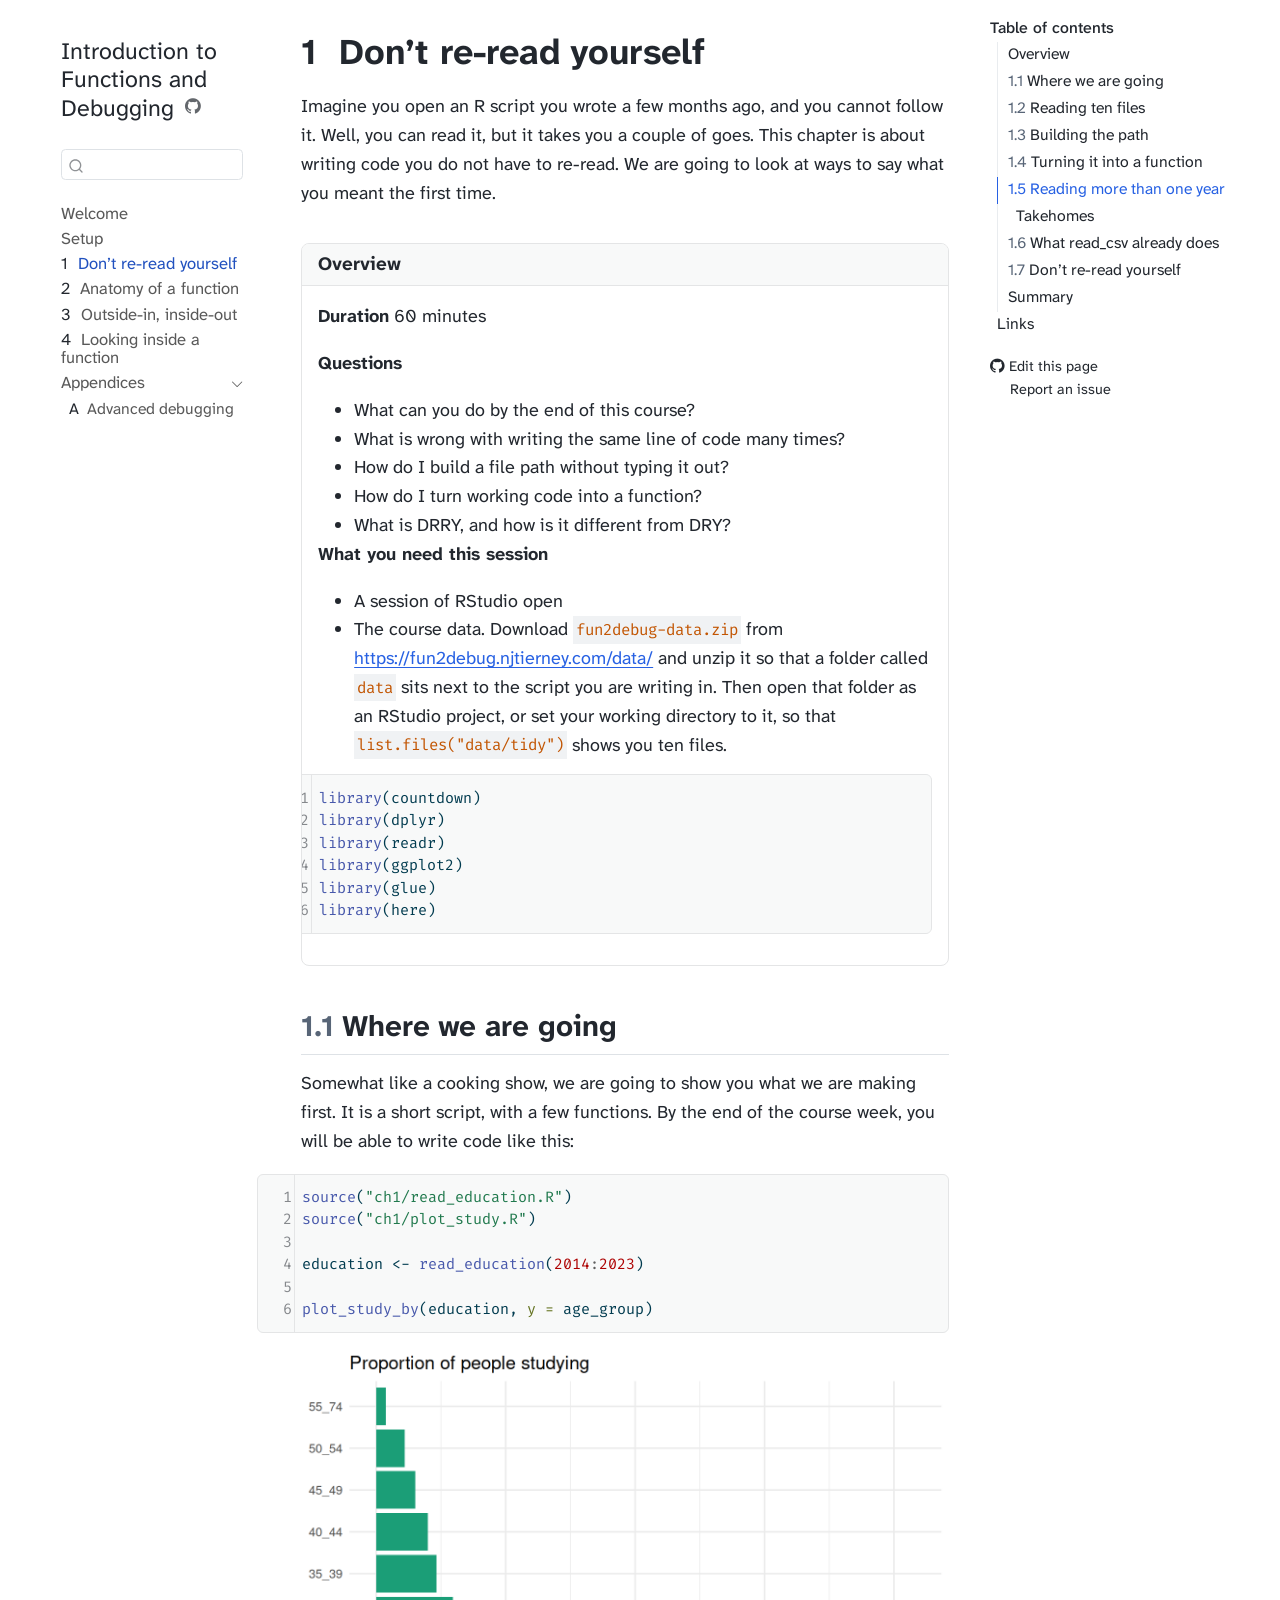
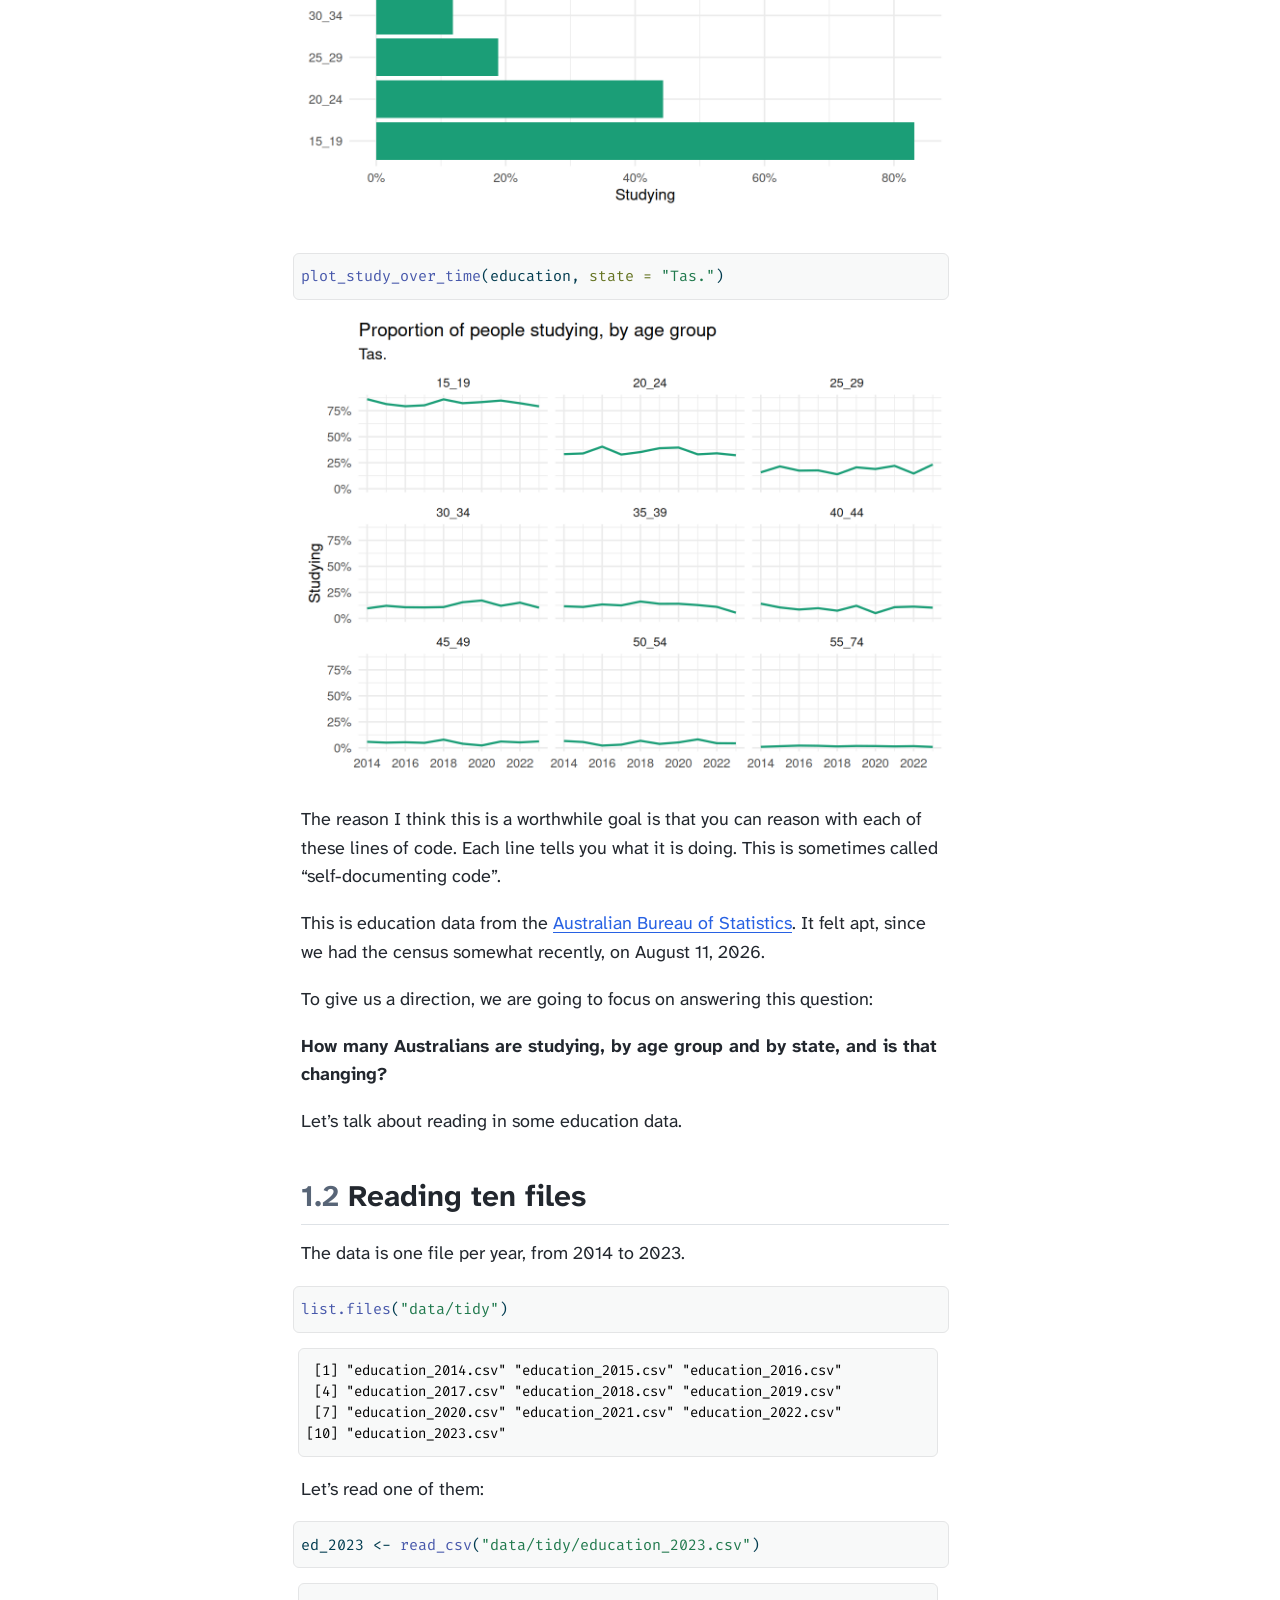
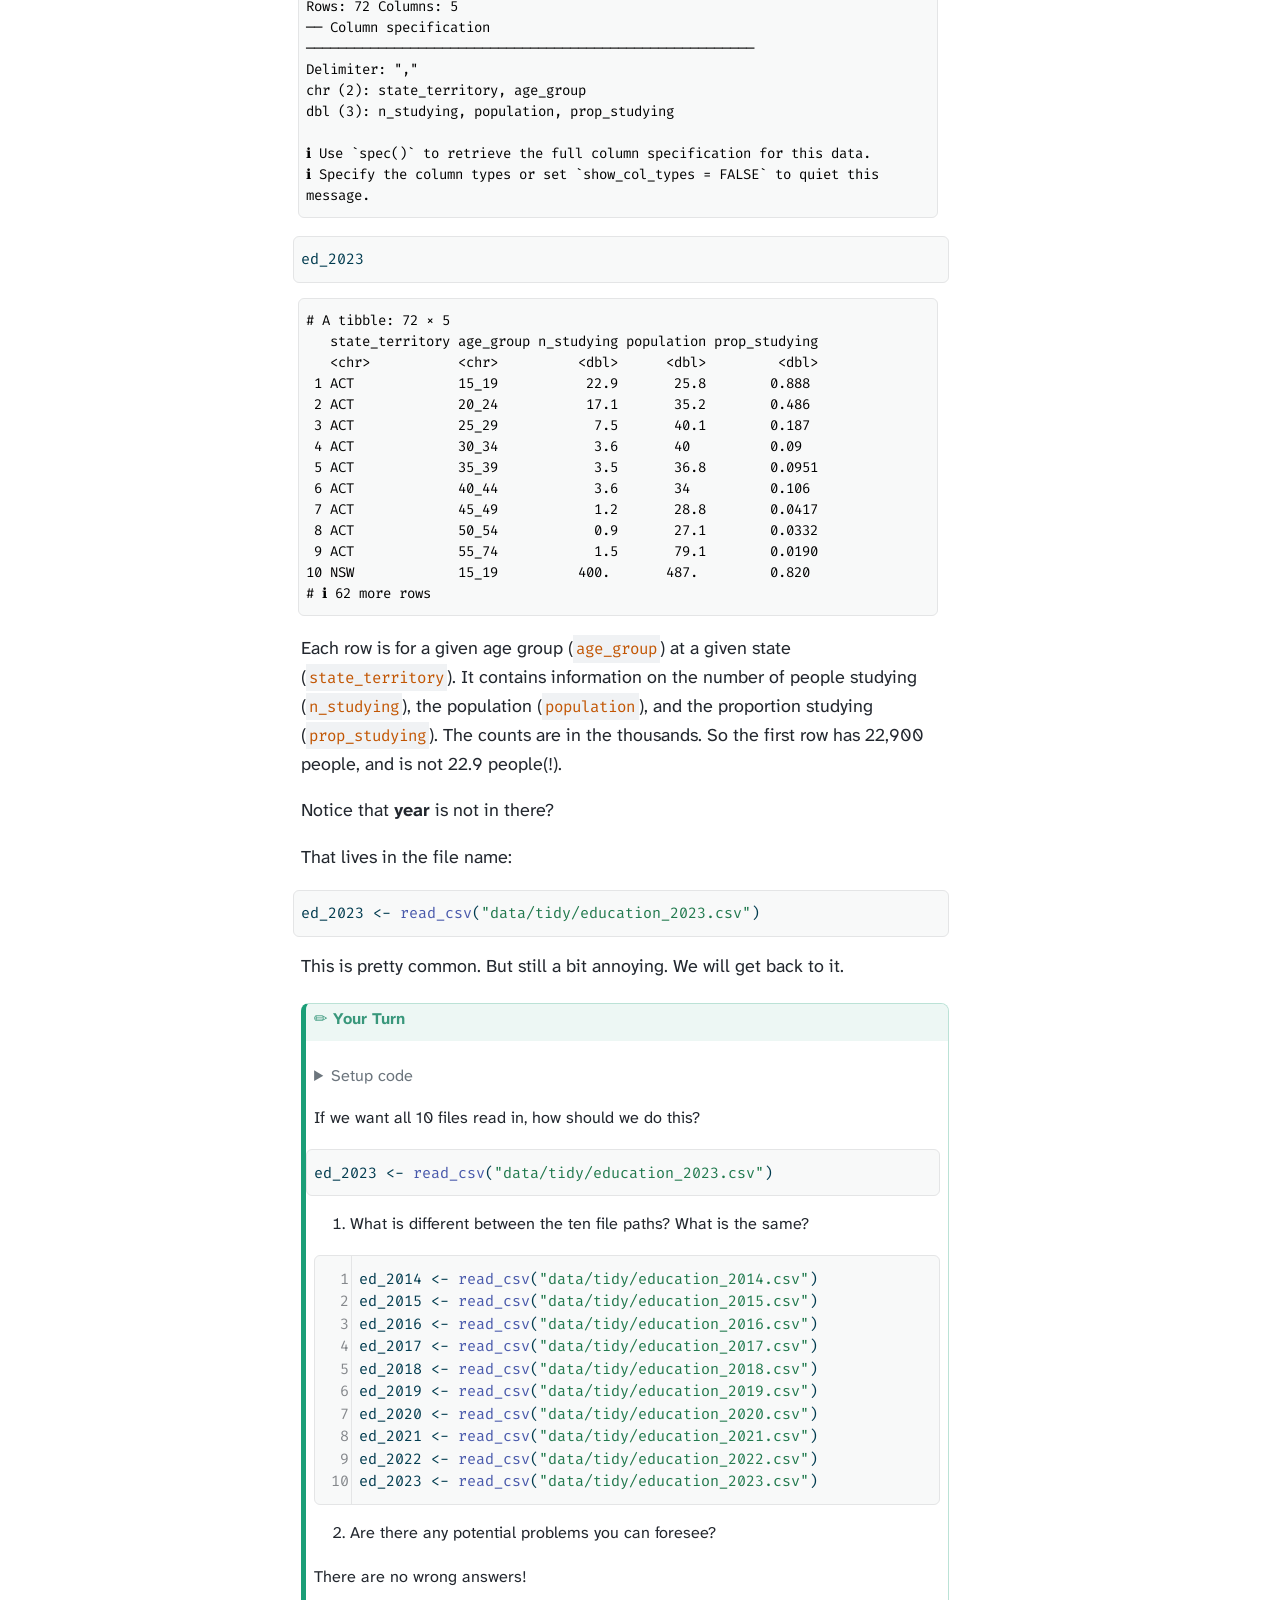
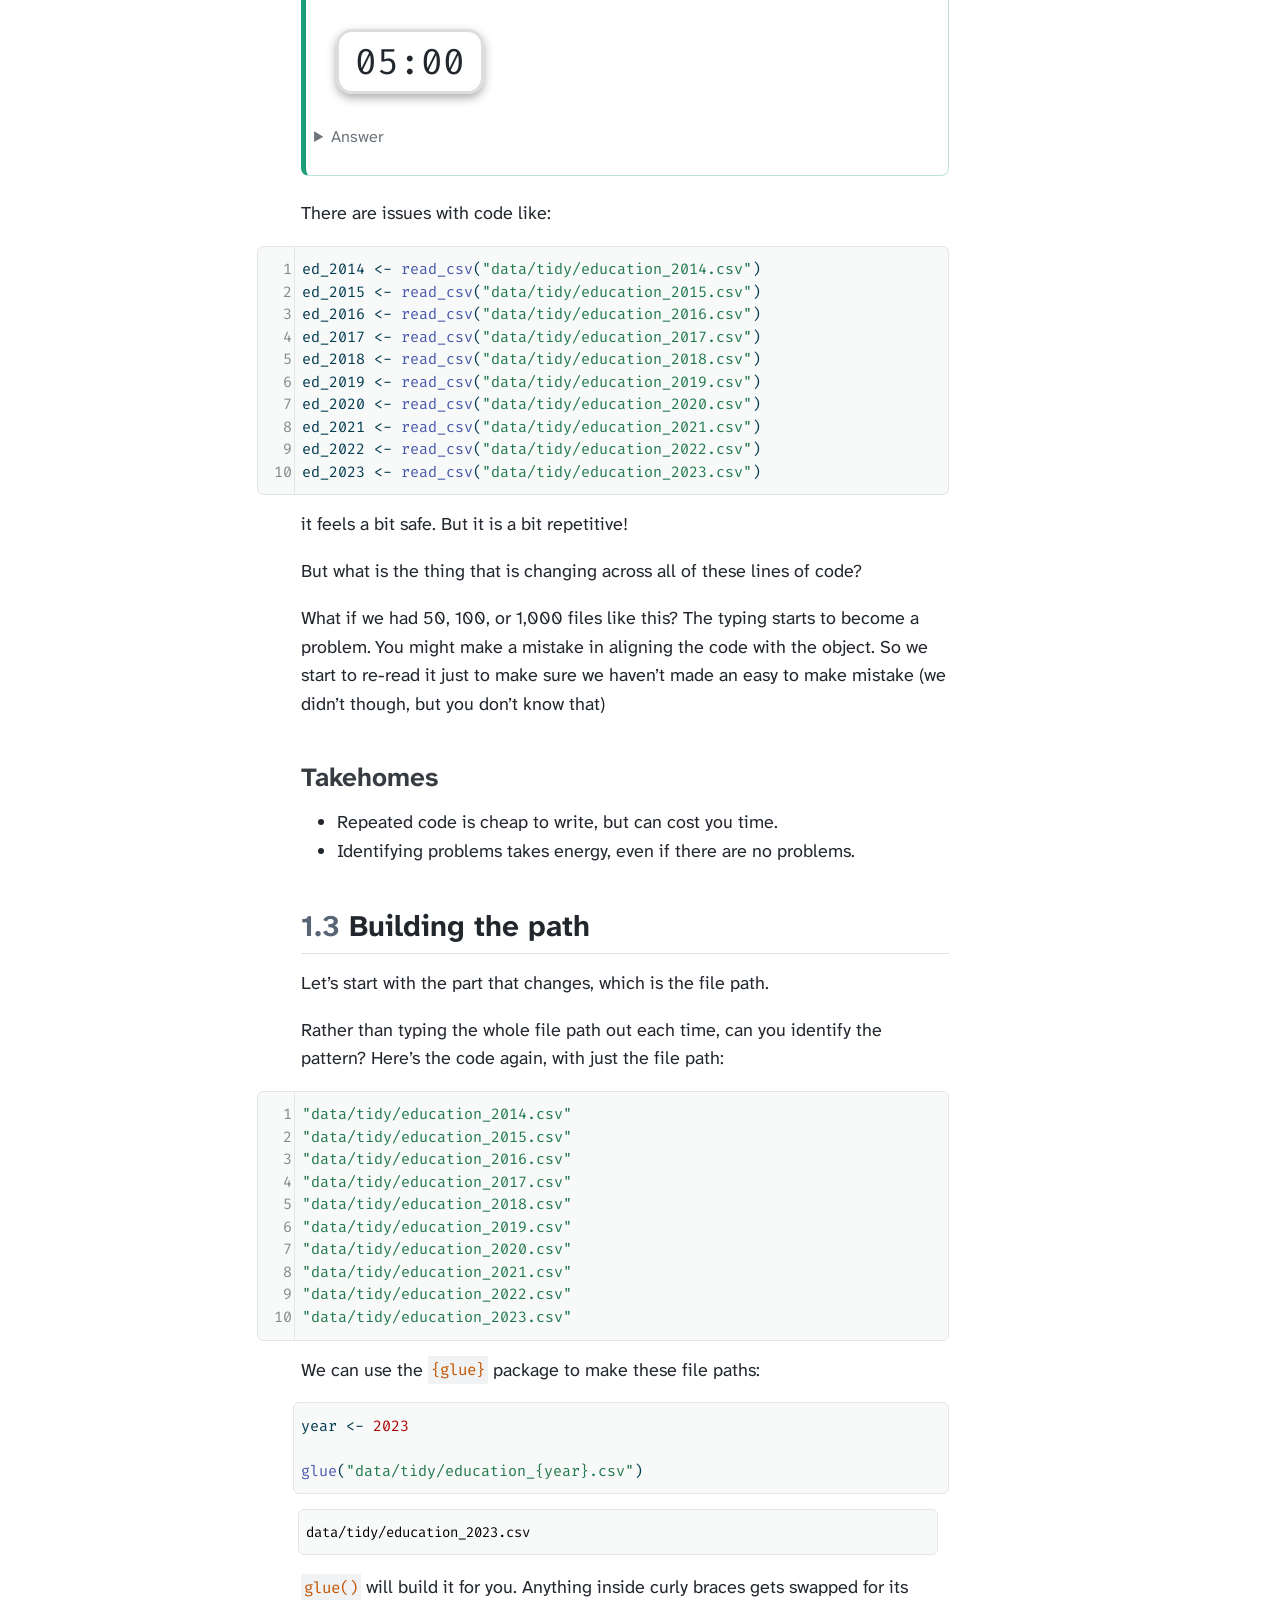
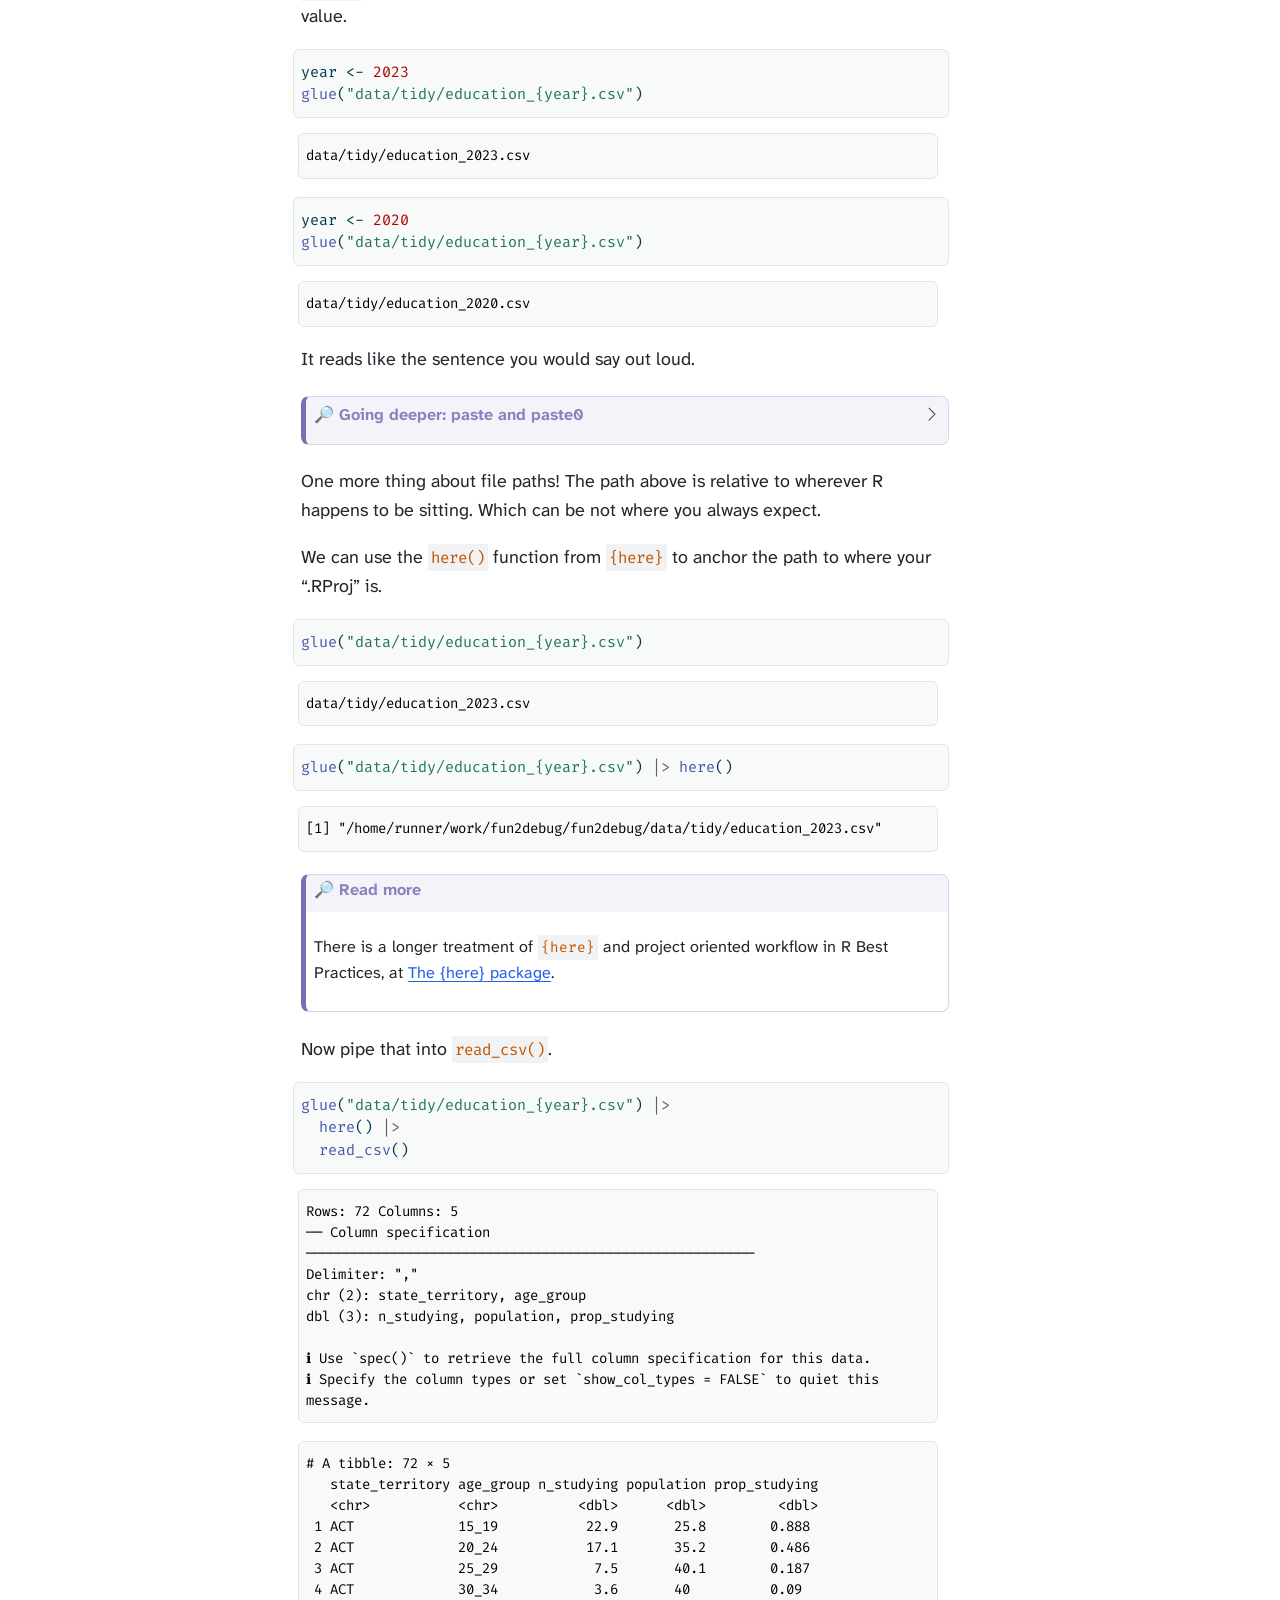
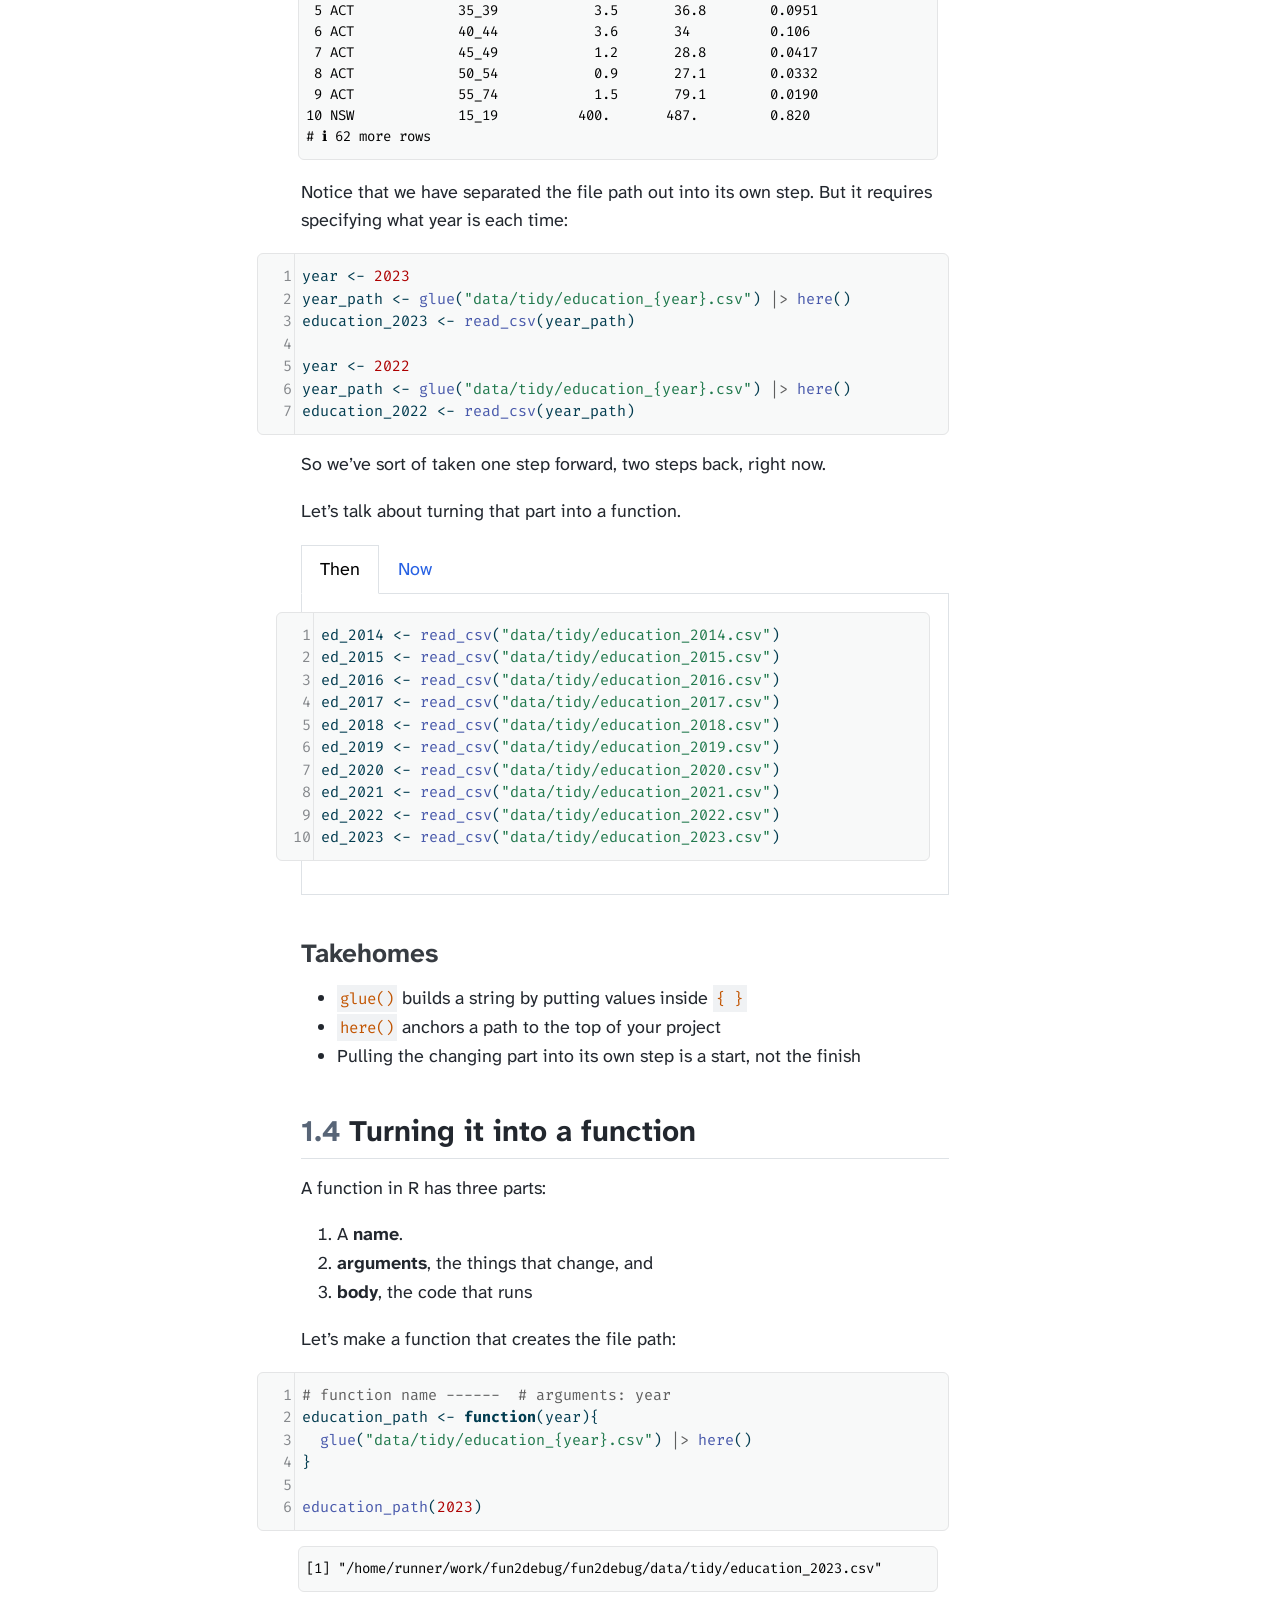
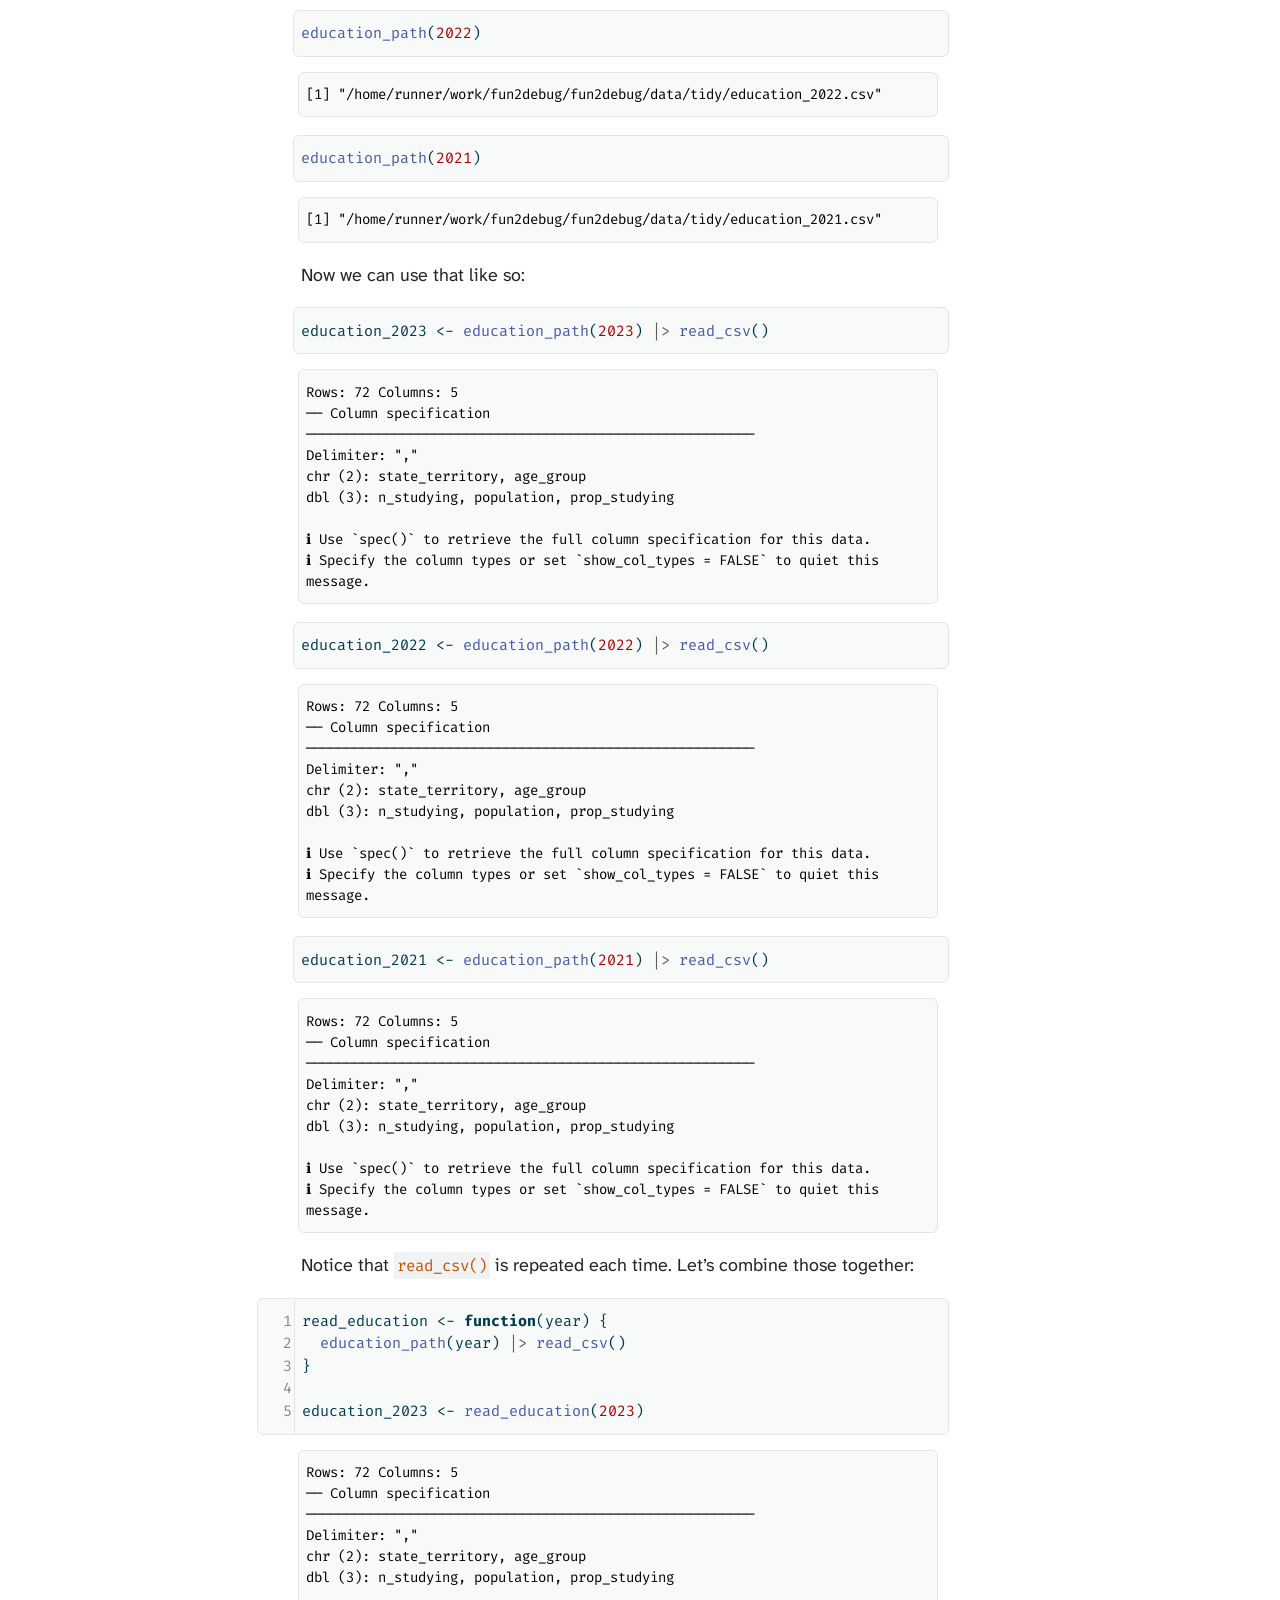
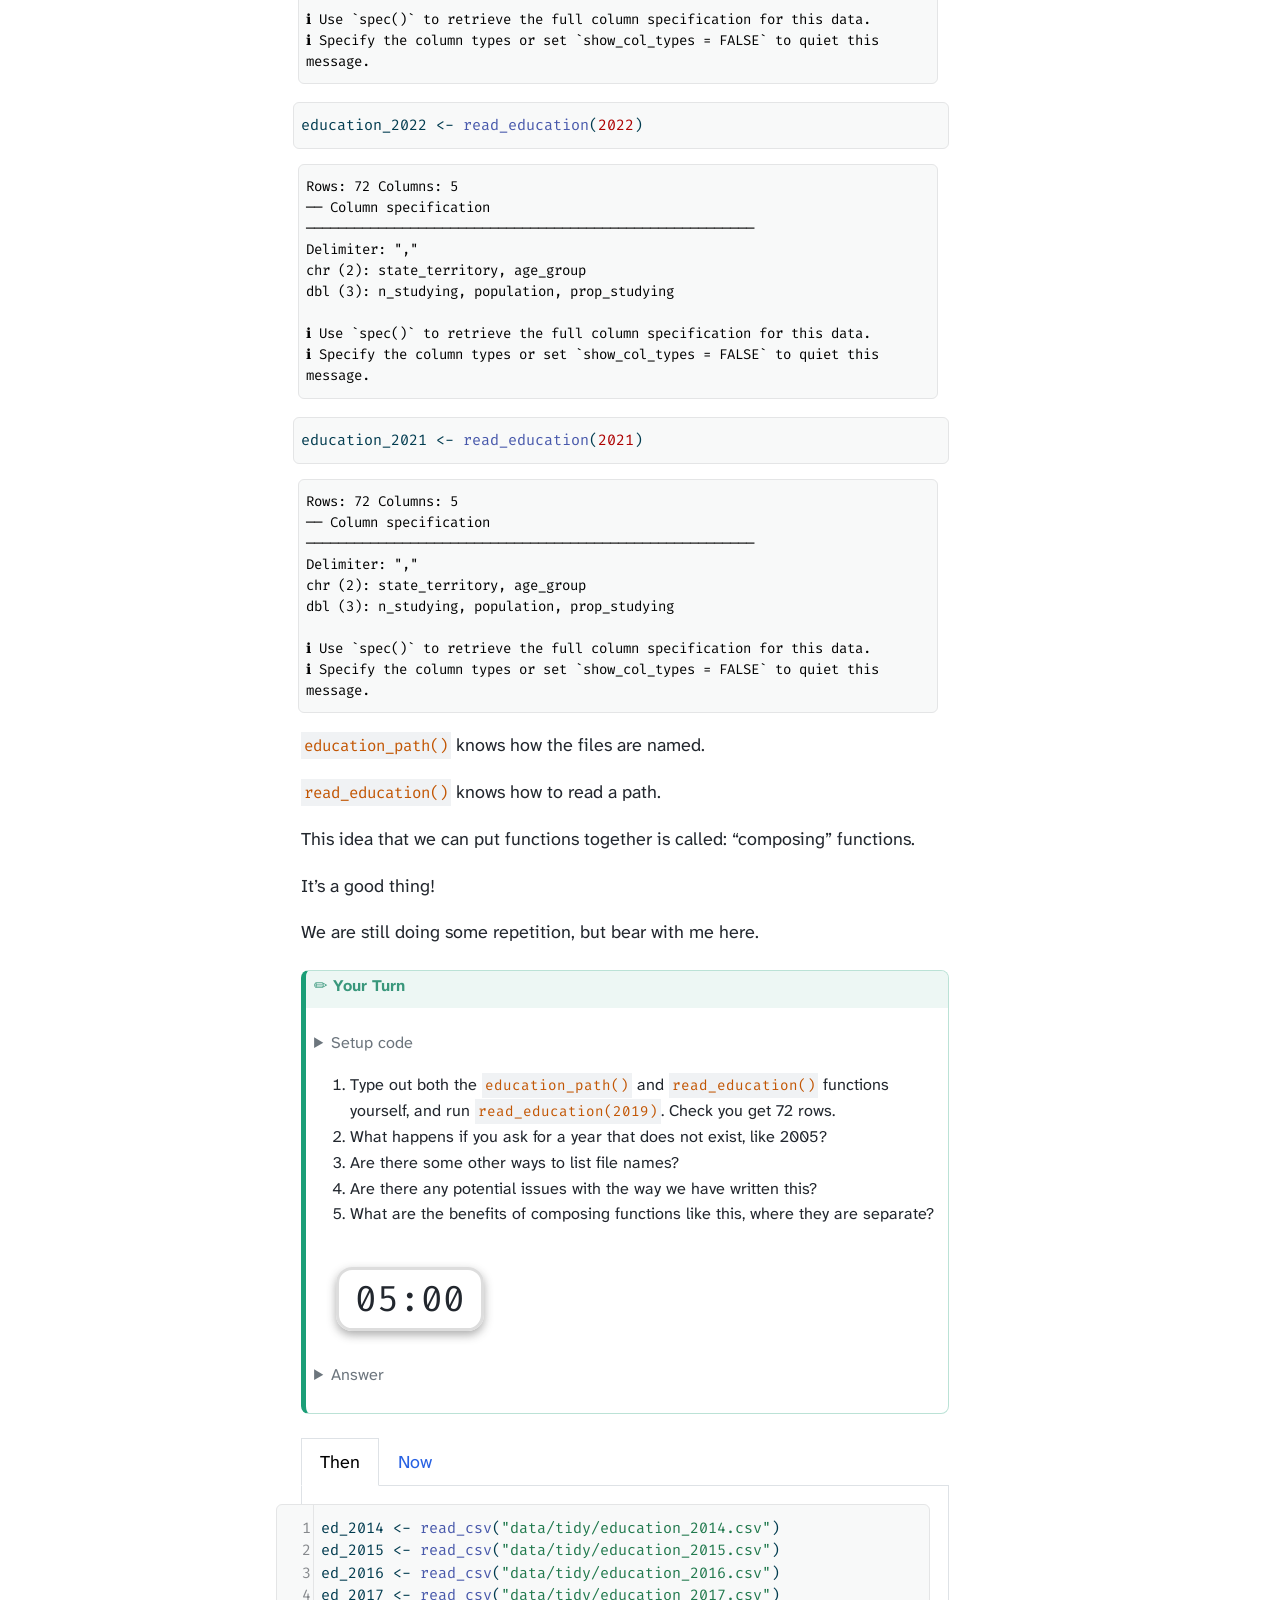
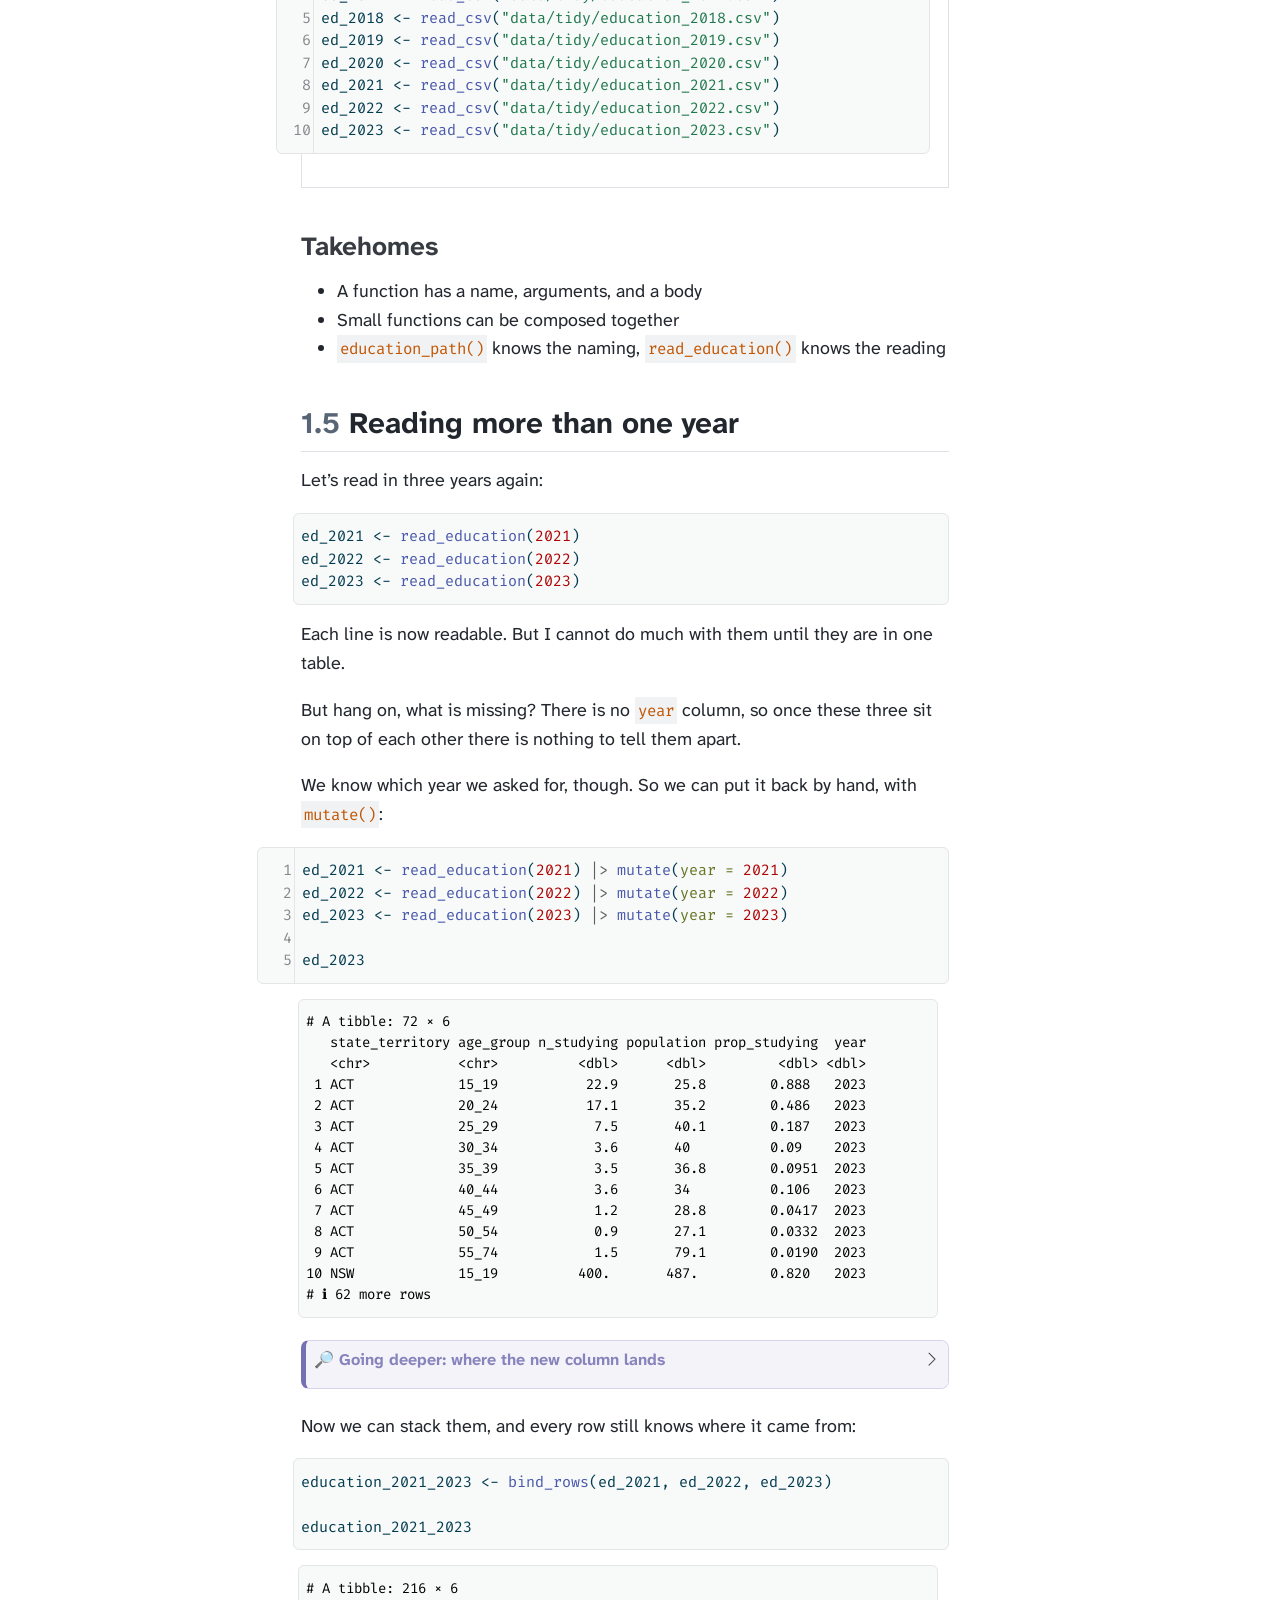
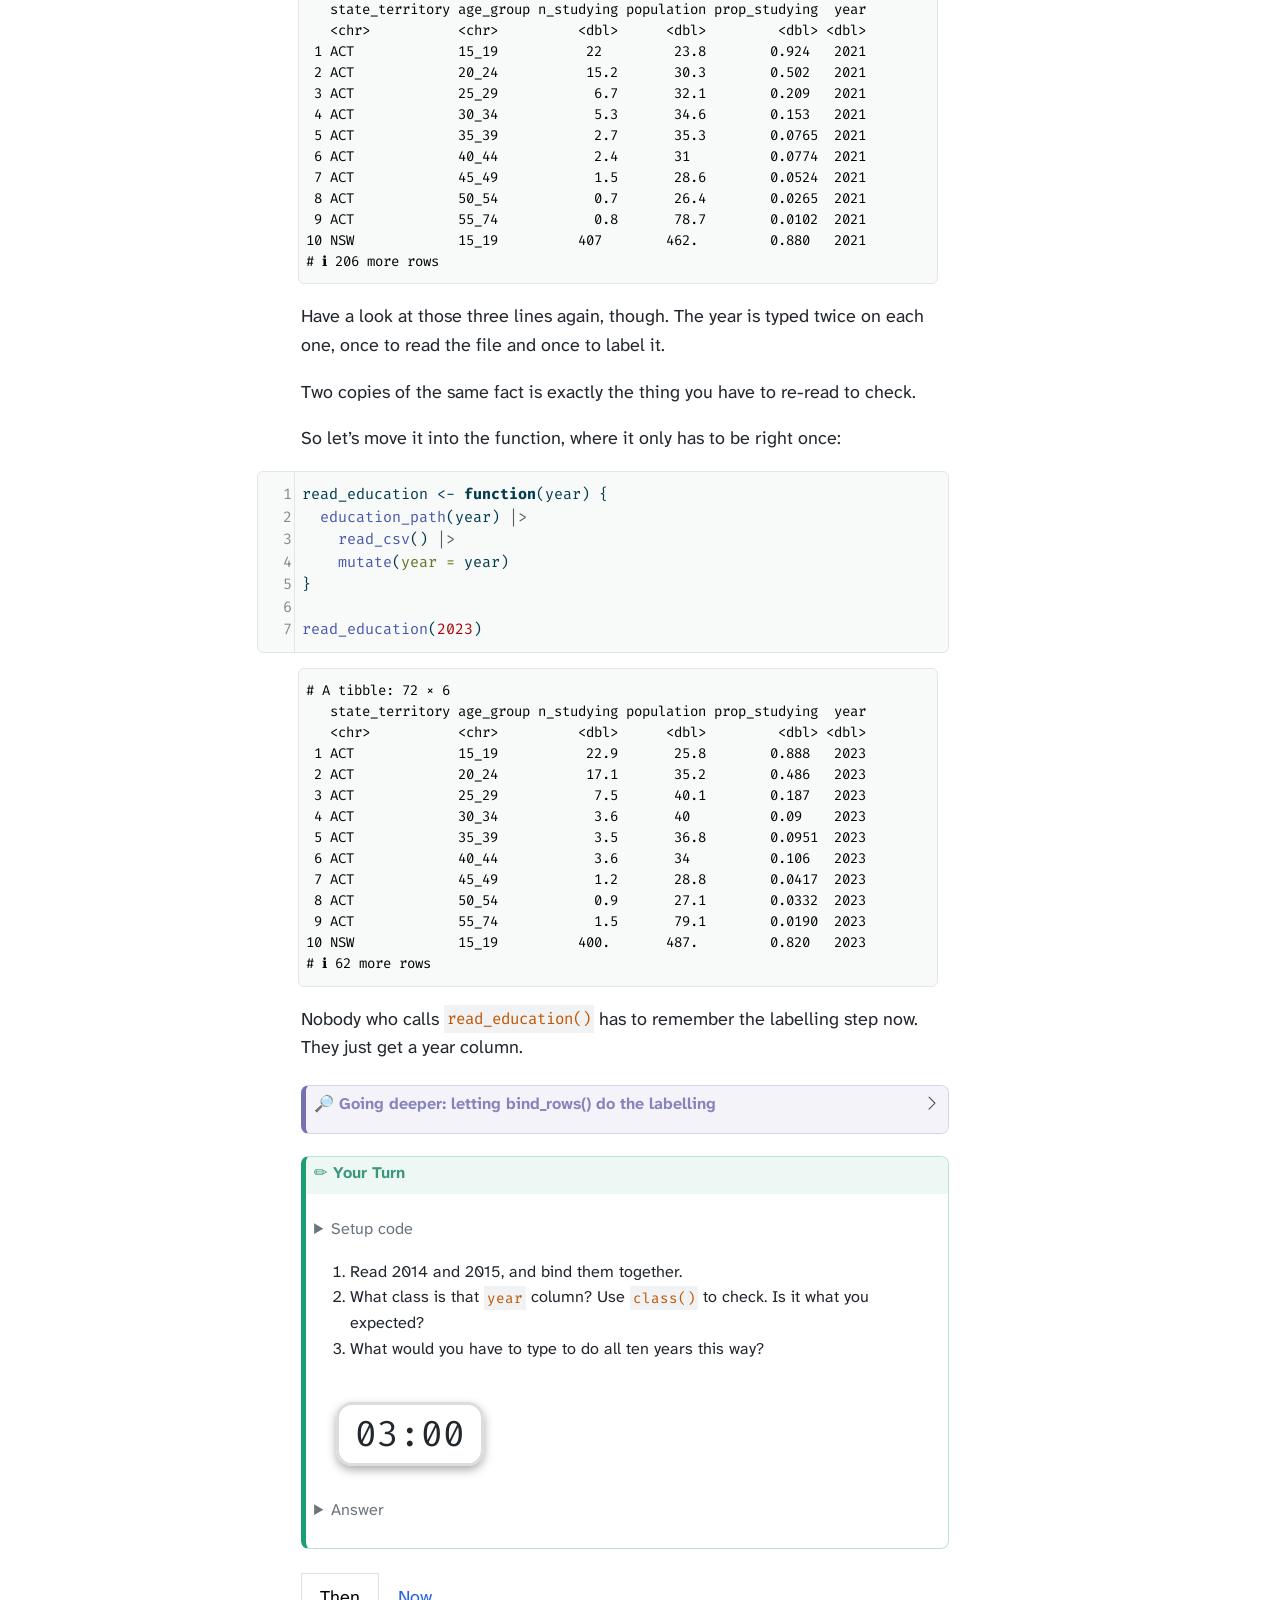
<file: dont-re-read-yourself.html>
<!DOCTYPE html>
<html xmlns="http://www.w3.org/1999/xhtml" lang="en" xml:lang="en"><head>

<meta charset="utf-8">
<meta name="generator" content="quarto-1.10.18">

<meta name="viewport" content="width=device-width, initial-scale=1.0, user-scalable=yes">


<title>1&nbsp; Don’t re-read yourself – Introduction to Functions and Debugging</title>
<style>
/* Default styles provided by pandoc.
** See https://pandoc.org/MANUAL.html#variables-for-html for config info.
*/
span.smallcaps{font-variant: small-caps;}
div.columns{display: flex; gap: 1.5em;}
div.column{flex: auto;}
@media screen {
div.columns{gap: min(4vw, 1.5em);}
div.column{overflow-x: auto;}
}
div.hanging-indent{margin-left: 1.5em; text-indent: -1.5em;}
ul.task-list{list-style: none;}
ul.task-list li input[type="checkbox"] {
  width: 0.8em;
  margin: 0 0.8em 0.2em -1em; /* quarto-specific, see https://github.com/quarto-dev/quarto-cli/issues/4556 */ 
  vertical-align: middle;
}
/* CSS for syntax highlighting */
html { -webkit-text-size-adjust: 100%; }
pre > code.sourceCode { white-space: pre; position: relative; }
pre > code.sourceCode > span { display: inline-block; line-height: 1.25; }
pre > code.sourceCode > span:empty { height: 1.2em; }
.sourceCode { overflow: visible; }
code.sourceCode > span { color: inherit; text-decoration: inherit; }
div.sourceCode { margin: 1em 0; }
pre.sourceCode { margin: 0; }
@media screen {
div.sourceCode { overflow: auto; }
}
@media print {
pre > code.sourceCode { white-space: pre-wrap; }
pre > code.sourceCode > span { text-indent: -5em; padding-left: 5em; }
}
pre.numberSource code
  { counter-reset: source-line 0; }
pre.numberSource code > span
  { position: relative; left: -4em; counter-increment: source-line; }
pre.numberSource code > span > a:first-child::before
  { content: counter(source-line);
    position: relative; left: -1em; text-align: right; vertical-align: baseline;
    border: none; display: inline-block;
    -webkit-touch-callout: none; -webkit-user-select: none;
    -khtml-user-select: none; -moz-user-select: none;
    -ms-user-select: none; user-select: none;
    padding: 0 4px; width: 4em;
  }
pre.numberSource { margin-left: 3em;  padding-left: 4px; }
div.sourceCode
  {   }
@media screen {
pre > code.sourceCode > span > a:first-child::before { text-decoration: underline; }
}
</style>


<script src="site_libs/quarto-nav/quarto-nav.js"></script>
<script src="site_libs/quarto-nav/headroom.min.js"></script>
<script src="site_libs/clipboard/clipboard.min.js"></script>
<script src="site_libs/quarto-search/autocomplete.umd.js"></script>
<script src="site_libs/quarto-search/fuse.min.js"></script>
<script src="site_libs/quarto-search/quarto-search.js"></script>
<meta name="quarto:offset" content="./">
<link href="./anatomy-of-a-function.html" rel="next">
<link href="./setup.html" rel="prev">
<script src="site_libs/quarto-html/quarto.js" type="module"></script>
<script src="site_libs/quarto-html/tabsets/tabsets.js" type="module"></script>
<script src="site_libs/quarto-html/popper.min.js"></script>
<script src="site_libs/quarto-html/tippy.umd.min.js"></script>
<script src="site_libs/quarto-html/anchor.min.js"></script>
<link href="site_libs/quarto-html/tippy.css" rel="stylesheet">
<link href="site_libs/quarto-html/quarto-syntax-highlighting-b45b7b0fa9169e986df15f1ef60a279c.css" rel="stylesheet" id="quarto-text-highlighting-styles">
<script src="site_libs/bootstrap/bootstrap.min.js"></script>
<link href="site_libs/bootstrap/bootstrap-icons.css" rel="stylesheet">
<link href="site_libs/bootstrap/bootstrap-13182358bc67e160affdadb17fc670fe.min.css" rel="stylesheet" append-hash="true" id="quarto-bootstrap" data-mode="light">
<script id="quarto-search-options" type="application/json">{
  "location": "sidebar",
  "copy-button": false,
  "collapse-after": 3,
  "panel-placement": "start",
  "type": "textbox",
  "limit": 50,
  "keyboard-shortcut": [
    "f",
    "/",
    "s"
  ],
  "show-item-context": false,
  "language": {
    "search-no-results-text": "No results",
    "search-matching-documents-text": "matching documents",
    "search-copy-link-title": "Copy link to search",
    "search-hide-matches-text": "Hide additional matches",
    "search-more-match-text": "more match in this document",
    "search-more-matches-text": "more matches in this document",
    "search-clear-button-title": "Clear",
    "search-text-placeholder": "",
    "search-detached-cancel-button-title": "Cancel",
    "search-submit-button-title": "Submit",
    "search-label": "Search"
  }
}</script>
<link href="site_libs/countdown-0.6.0/countdown.css" rel="stylesheet">
<script src="site_libs/countdown-0.6.0/countdown.js"></script>


</head>

<body class="nav-sidebar floating quarto-light">

<div id="quarto-search-results"></div>
  <header id="quarto-header" class="headroom fixed-top">
  <nav class="quarto-secondary-nav">
    <div class="container-fluid d-flex">
      <button type="button" class="quarto-btn-toggle btn" data-bs-toggle="collapse" role="button" data-bs-target=".quarto-sidebar-collapse-item" aria-controls="quarto-sidebar" aria-expanded="false" aria-label="Toggle sidebar navigation" onclick="if (window.quartoToggleHeadroom) { window.quartoToggleHeadroom(); }">
        <i class="bi bi-layout-text-sidebar-reverse"></i>
      </button>
        <nav class="quarto-page-breadcrumbs" aria-label="breadcrumb"><ol class="breadcrumb"><li class="breadcrumb-item"><a href="./dont-re-read-yourself.html"><span class="chapter-number">1</span>&nbsp; <span class="chapter-title">Don’t re-read yourself</span></a></li></ol></nav>
        <a class="flex-grow-1" role="navigation" data-bs-toggle="collapse" data-bs-target=".quarto-sidebar-collapse-item" aria-controls="quarto-sidebar" aria-expanded="false" aria-label="Toggle sidebar navigation" onclick="if (window.quartoToggleHeadroom) { window.quartoToggleHeadroom(); }">      
        </a>
      <button type="button" class="btn quarto-search-button" aria-label="Search" onclick="window.quartoOpenSearch();">
        <i class="bi bi-search"></i>
      </button>
    </div>
  </nav>
</header>
<!-- content -->
<div id="quarto-content" class="quarto-container page-columns page-rows-contents page-layout-article">
<!-- sidebar -->
  <nav id="quarto-sidebar" class="sidebar collapse collapse-horizontal quarto-sidebar-collapse-item sidebar-navigation floating overflow-auto">
    <div class="pt-lg-2 mt-2 text-left sidebar-header">
    <div class="sidebar-title mb-0 py-0">
      <a href="./">Introduction to Functions and Debugging</a> 
        <div class="sidebar-tools-main">
    <a href="https://github.com/njtierney/fun2debug" title="Source Code" class="quarto-navigation-tool px-1" aria-label="Source Code"><i class="bi bi-github"></i></a>
</div>
    </div>
      </div>
        <div class="mt-2 flex-shrink-0 align-items-center">
        <div class="sidebar-search">
        <div id="quarto-search" class="" title="Search"></div>
        </div>
        </div>
    <div class="sidebar-menu-container"> 
    <ul class="list-unstyled mt-1">
        <li class="sidebar-item">
  <div class="sidebar-item-container"> 
  <a href="./index.html" class="sidebar-item-text sidebar-link">
 <span class="menu-text">Welcome</span></a>
  </div>
</li>
        <li class="sidebar-item">
  <div class="sidebar-item-container"> 
  <a href="./setup.html" class="sidebar-item-text sidebar-link">
 <span class="menu-text">Setup</span></a>
  </div>
</li>
        <li class="sidebar-item">
  <div class="sidebar-item-container"> 
  <a href="./dont-re-read-yourself.html" class="sidebar-item-text sidebar-link active">
 <span class="menu-text"><span class="chapter-number">1</span>&nbsp; <span class="chapter-title">Don’t re-read yourself</span></span></a>
  </div>
</li>
        <li class="sidebar-item">
  <div class="sidebar-item-container"> 
  <a href="./anatomy-of-a-function.html" class="sidebar-item-text sidebar-link">
 <span class="menu-text"><span class="chapter-number">2</span>&nbsp; <span class="chapter-title">Anatomy of a function</span></span></a>
  </div>
</li>
        <li class="sidebar-item">
  <div class="sidebar-item-container"> 
  <a href="./outside-in-inside-out.html" class="sidebar-item-text sidebar-link">
 <span class="menu-text"><span class="chapter-number">3</span>&nbsp; <span class="chapter-title">Outside-in, inside-out</span></span></a>
  </div>
</li>
        <li class="sidebar-item">
  <div class="sidebar-item-container"> 
  <a href="./looking-inside-a-function.html" class="sidebar-item-text sidebar-link">
 <span class="menu-text"><span class="chapter-number">4</span>&nbsp; <span class="chapter-title">Looking inside a function</span></span></a>
  </div>
</li>
        <li class="sidebar-item sidebar-item-section">
      <div class="sidebar-item-container"> 
            <a class="sidebar-item-text sidebar-link text-start" data-bs-toggle="collapse" data-bs-target="#quarto-sidebar-section-1" role="navigation" aria-expanded="true">
 <span class="menu-text">Appendices</span></a>
          <a class="sidebar-item-toggle text-start" data-bs-toggle="collapse" data-bs-target="#quarto-sidebar-section-1" role="navigation" aria-expanded="true" aria-label="Toggle section">
            <i class="bi bi-chevron-right ms-2"></i>
          </a> 
      </div>
      <ul id="quarto-sidebar-section-1" class="collapse list-unstyled sidebar-section depth1 show">  
          <li class="sidebar-item">
  <div class="sidebar-item-container"> 
  <a href="./advanced-debugging.html" class="sidebar-item-text sidebar-link">
 <span class="menu-text"><span class="chapter-number">A</span>&nbsp; <span class="chapter-title">Advanced debugging</span></span></a>
  </div>
</li>
      </ul>
  </li>
    </ul>
    </div>
</nav>
<div id="quarto-sidebar-glass" class="quarto-sidebar-collapse-item" data-bs-toggle="collapse" data-bs-target=".quarto-sidebar-collapse-item"></div>
<!-- margin-sidebar -->
    <div id="quarto-margin-sidebar" class="sidebar margin-sidebar">
        <nav id="TOC" role="doc-toc" class="toc-active">
    <h2 id="toc-title">Table of contents</h2>
   
  <ul>
  <li><a href="#overview" id="toc-overview" class="nav-link active" data-scroll-target="#overview">Overview</a></li>
  <li><a href="#where-we-are-going" id="toc-where-we-are-going" class="nav-link" data-scroll-target="#where-we-are-going"><span class="header-section-number">1.1</span> Where we are going</a></li>
  <li><a href="#reading-ten-files" id="toc-reading-ten-files" class="nav-link" data-scroll-target="#reading-ten-files"><span class="header-section-number">1.2</span> Reading ten files</a>
  <ul class="collapse">
  <li><a href="#takehomes" id="toc-takehomes" class="nav-link" data-scroll-target="#takehomes">Takehomes</a></li>
  </ul></li>
  <li><a href="#building-the-path" id="toc-building-the-path" class="nav-link" data-scroll-target="#building-the-path"><span class="header-section-number">1.3</span> Building the path</a>
  <ul class="collapse">
  <li><a href="#takehomes-1" id="toc-takehomes-1" class="nav-link" data-scroll-target="#takehomes-1">Takehomes</a></li>
  </ul></li>
  <li><a href="#turning-it-into-a-function" id="toc-turning-it-into-a-function" class="nav-link" data-scroll-target="#turning-it-into-a-function"><span class="header-section-number">1.4</span> Turning it into a function</a>
  <ul class="collapse">
  <li><a href="#takehomes-2" id="toc-takehomes-2" class="nav-link" data-scroll-target="#takehomes-2">Takehomes</a></li>
  </ul></li>
  <li><a href="#reading-more-than-one-year" id="toc-reading-more-than-one-year" class="nav-link" data-scroll-target="#reading-more-than-one-year"><span class="header-section-number">1.5</span> Reading more than one year</a>
  <ul class="collapse">
  <li><a href="#takehomes-3" id="toc-takehomes-3" class="nav-link" data-scroll-target="#takehomes-3">Takehomes</a></li>
  </ul></li>
  <li><a href="#what-read_csv-already-does" id="toc-what-read_csv-already-does" class="nav-link" data-scroll-target="#what-read_csv-already-does"><span class="header-section-number">1.6</span> What read_csv already does</a>
  <ul class="collapse">
  <li><a href="#takehomes-4" id="toc-takehomes-4" class="nav-link" data-scroll-target="#takehomes-4">Takehomes</a></li>
  </ul></li>
  <li><a href="#dont-re-read-yourself" id="toc-dont-re-read-yourself" class="nav-link" data-scroll-target="#dont-re-read-yourself"><span class="header-section-number">1.7</span> Don’t re-read yourself</a>
  <ul class="collapse">
  <li><a href="#takehomes-5" id="toc-takehomes-5" class="nav-link" data-scroll-target="#takehomes-5">Takehomes</a></li>
  </ul></li>
  <li><a href="#summary" id="toc-summary" class="nav-link" data-scroll-target="#summary">Summary</a></li>
  <li>Links</li>
  </ul>
<div class="toc-actions"><ul><li><a href="https://github.com/njtierney/fun2debug/edit/main/dont-re-read-yourself.qmd" class="toc-action"><i class="bi bi-github"></i>Edit this page</a></li><li><a href="https://github.com/njtierney/fun2debug/issues/new" class="toc-action"><i class="bi empty"></i>Report an issue</a></li></ul></div></nav>
    </div>
<!-- main -->
<main class="content" id="quarto-document-content">

<header id="title-block-header" class="quarto-title-block default">
<div class="quarto-title">
<h1 class="title"><span id="sec-drry" class="quarto-section-identifier"><span class="chapter-number">1</span>&nbsp; <span class="chapter-title">Don’t re-read yourself</span></span></h1>
</div>



<div class="quarto-title-meta">

    
  
    
  </div>
  


</header>


<p>Imagine you open an R script you wrote a few months ago, and you cannot follow it. Well, you can read it, but it takes you a couple of goes. This chapter is about writing code you do not have to re-read. We are going to look at ways to say what you meant the first time.</p>
<section id="overview" class="level2 unnumbered overview">
<h2 class="unnumbered anchored" data-anchor-id="overview">Overview</h2>
<p><strong>Duration</strong> 60 minutes</p>
<p><strong>Questions</strong></p>
<!-- These map onto the sections below, in order. If you move a section, move its question. -->
<ul>
<li>What can you do by the end of this course?</li>
<li>What is wrong with writing the same line of code many times?</li>
<li>How do I build a file path without typing it out?</li>
<li>How do I turn working code into a function?</li>
<li>What is DRRY, and how is it different from DRY?</li>
</ul>
<p><strong>What you need this session</strong></p>
<ul>
<li>A session of RStudio open</li>
<li>The course data. Download <code>fun2debug-data.zip</code> from <a href="https://fun2debug.njtierney.com/data/" class="uri">https://fun2debug.njtierney.com/data/</a> and unzip it so that a folder called <code>data</code> sits next to the script you are writing in. Then open that folder as an RStudio project, or set your working directory to it, so that <code>list.files("data/tidy")</code> shows you ten files.</li>
</ul>
<div class="cell">
<div class="code-copy-outer-scaffold"><div class="sourceCode cell-code" id="cb1"><pre class="sourceCode numberSource r number-lines code-with-copy"><code class="sourceCode r"><span id="cb1-1"><a href="#cb1-1" aria-label="1"></a><span class="fu">library</span>(countdown)</span>
<span id="cb1-2"><a href="#cb1-2" aria-label="2"></a><span class="fu">library</span>(dplyr)</span>
<span id="cb1-3"><a href="#cb1-3" aria-label="3"></a><span class="fu">library</span>(readr)</span>
<span id="cb1-4"><a href="#cb1-4" aria-label="4"></a><span class="fu">library</span>(ggplot2)</span>
<span id="cb1-5"><a href="#cb1-5" aria-label="5"></a><span class="fu">library</span>(glue)</span>
<span id="cb1-6"><a href="#cb1-6" aria-label="6"></a><span class="fu">library</span>(here)</span></code></pre></div><button title="Copy to Clipboard" class="code-copy-button"><i class="bi"></i></button></div>
</div>
</section>
<section id="where-we-are-going" class="level2" data-number="1.1">
<h2 data-number="1.1" class="anchored" data-anchor-id="where-we-are-going"><span class="header-section-number">1.1</span> Where we are going</h2>
<p>Somewhat like a cooking show, we are going to show you what we are making first. It is a short script, with a few functions. By the end of the course week, you will be able to write code like this:</p>
<div class="cell">
<div class="code-copy-outer-scaffold"><div class="sourceCode cell-code" id="cb2"><pre class="sourceCode numberSource r number-lines code-with-copy"><code class="sourceCode r"><span id="cb2-1"><a href="#cb2-1" aria-label="1"></a><span class="fu">source</span>(<span class="st">"ch1/read_education.R"</span>)</span>
<span id="cb2-2"><a href="#cb2-2" aria-label="2"></a><span class="fu">source</span>(<span class="st">"ch1/plot_study.R"</span>)</span>
<span id="cb2-3"><a href="#cb2-3" aria-label="3"></a></span>
<span id="cb2-4"><a href="#cb2-4" aria-label="4"></a>education <span class="ot">&lt;-</span> <span class="fu">read_education</span>(<span class="dv">2014</span><span class="sc">:</span><span class="dv">2023</span>)</span>
<span id="cb2-5"><a href="#cb2-5" aria-label="5"></a></span>
<span id="cb2-6"><a href="#cb2-6" aria-label="6"></a><span class="fu">plot_study_by</span>(education, <span class="at">y =</span> age_group)</span></code></pre></div><button title="Copy to Clipboard" class="code-copy-button"><i class="bi"></i></button></div>
<div class="cell-output-display">
<div>
<figure class="figure">
<p><img src="dont-re-read-yourself_files/figure-html/where-we-are-going-1.png" class="img-fluid figure-img" alt="Bar chart of the proportion of people studying in each age group. It is highest for 15 to 19 year olds and falls with age." width="672"></p>
</figure>
</div>
</div>
<div class="code-copy-outer-scaffold"><div class="sourceCode cell-code" id="cb3"><pre class="sourceCode numberSource r number-lines code-with-copy"><code class="sourceCode r"><span id="cb3-1"><a href="#cb3-1" aria-label="1"></a><span class="fu">plot_study_over_time</span>(education, <span class="at">state =</span> <span class="st">"Tas."</span>)</span></code></pre></div><button title="Copy to Clipboard" class="code-copy-button"><i class="bi"></i></button></div>
<div class="cell-output-display">
<div>
<figure class="figure">
<p><img src="dont-re-read-yourself_files/figure-html/where-we-are-going-2.png" class="img-fluid figure-img" alt="Nine small line charts, one per age group, of the proportion studying in Tasmania from 2014 to 2023. Each line is fairly flat." width="672"></p>
</figure>
</div>
</div>
</div>
<p>The reason I think this is a worthwhile goal is that you can reason with each of these lines of code. Each line tells you what it is doing. This is sometimes called “self-documenting code”.</p>
<p>This is education data from the <a href="https://www.abs.gov.au/statistics/people/education/education-and-work-australia/latest-release">Australian Bureau of Statistics</a>. It felt apt, since we had the census somewhat recently, on August 11, 2026.</p>
<p>To give us a direction, we are going to focus on answering this question:</p>
<p><strong>How many Australians are studying, by age group and by state, and is that changing?</strong></p>
<p>Let’s talk about reading in some education data.</p>
</section>
<section id="reading-ten-files" class="level2" data-number="1.2">
<h2 data-number="1.2" class="anchored" data-anchor-id="reading-ten-files"><span class="header-section-number">1.2</span> Reading ten files</h2>
<p>The data is one file per year, from 2014 to 2023.</p>
<div class="cell">
<div class="code-copy-outer-scaffold"><div class="sourceCode cell-code" id="cb4"><pre class="sourceCode numberSource r number-lines code-with-copy"><code class="sourceCode r"><span id="cb4-1"><a href="#cb4-1" aria-label="1"></a><span class="fu">list.files</span>(<span class="st">"data/tidy"</span>)</span></code></pre></div><button title="Copy to Clipboard" class="code-copy-button"><i class="bi"></i></button></div>
<div class="cell-output cell-output-stdout">
<pre><code> [1] "education_2014.csv" "education_2015.csv" "education_2016.csv"
 [4] "education_2017.csv" "education_2018.csv" "education_2019.csv"
 [7] "education_2020.csv" "education_2021.csv" "education_2022.csv"
[10] "education_2023.csv"</code></pre>
</div>
</div>
<p>Let’s read one of them:</p>
<div class="cell">
<div class="code-copy-outer-scaffold"><div class="sourceCode cell-code" id="cb6"><pre class="sourceCode numberSource r number-lines code-with-copy"><code class="sourceCode r"><span id="cb6-1"><a href="#cb6-1" aria-label="1"></a>ed_2023 <span class="ot">&lt;-</span> <span class="fu">read_csv</span>(<span class="st">"data/tidy/education_2023.csv"</span>)</span></code></pre></div><button title="Copy to Clipboard" class="code-copy-button"><i class="bi"></i></button></div>
<div class="cell-output cell-output-stderr">
<pre><code>Rows: 72 Columns: 5
── Column specification ────────────────────────────────────────────────────────
Delimiter: ","
chr (2): state_territory, age_group
dbl (3): n_studying, population, prop_studying

ℹ Use `spec()` to retrieve the full column specification for this data.
ℹ Specify the column types or set `show_col_types = FALSE` to quiet this message.</code></pre>
</div>
<div class="code-copy-outer-scaffold"><div class="sourceCode cell-code" id="cb8"><pre class="sourceCode numberSource r number-lines code-with-copy"><code class="sourceCode r"><span id="cb8-1"><a href="#cb8-1" aria-label="1"></a>ed_2023</span></code></pre></div><button title="Copy to Clipboard" class="code-copy-button"><i class="bi"></i></button></div>
<div class="cell-output cell-output-stdout">
<pre><code># A tibble: 72 × 5
   state_territory age_group n_studying population prop_studying
   &lt;chr&gt;           &lt;chr&gt;          &lt;dbl&gt;      &lt;dbl&gt;         &lt;dbl&gt;
 1 ACT             15_19           22.9       25.8        0.888 
 2 ACT             20_24           17.1       35.2        0.486 
 3 ACT             25_29            7.5       40.1        0.187 
 4 ACT             30_34            3.6       40          0.09  
 5 ACT             35_39            3.5       36.8        0.0951
 6 ACT             40_44            3.6       34          0.106 
 7 ACT             45_49            1.2       28.8        0.0417
 8 ACT             50_54            0.9       27.1        0.0332
 9 ACT             55_74            1.5       79.1        0.0190
10 NSW             15_19          400.       487.         0.820 
# ℹ 62 more rows</code></pre>
</div>
</div>
<p>Each row is for a given age group (<code>age_group</code>) at a given state (<code>state_territory</code>). It contains information on the number of people studying (<code>n_studying</code>), the population (<code>population</code>), and the proportion studying (<code>prop_studying</code>). The counts are in the thousands. So the first row has 22,900 people, and is not 22.9 people(!).</p>
<p>Notice that <strong>year</strong> is not in there?</p>
<p>That lives in the file name:</p>
<div class="code-copy-outer-scaffold"><div class="sourceCode" id="cb10"><pre class="sourceCode numberSource r number-lines code-with-copy"><code class="sourceCode r"><span id="cb10-1"><a href="#cb10-1" aria-label="1"></a>ed_2023 <span class="ot">&lt;-</span> <span class="fu">read_csv</span>(<span class="st">"data/tidy/education_2023.csv"</span>)</span></code></pre></div><button title="Copy to Clipboard" class="code-copy-button"><i class="bi"></i></button></div>
<p>This is pretty common. But still a bit annoying. We will get back to it.</p>
<div class="callout callout-style-default callout-note callout-titled" title="Your Turn">
<div class="callout-header d-flex align-content-center">
<div class="callout-icon-container">
<i class="callout-icon"></i>
</div>
<div class="callout-title-container flex-fill">
<span class="screen-reader-only">Note</span>Your Turn
</div>
</div>
<div class="callout-body-container callout-body">
<details>
<summary>
Setup code
</summary>
<div class="cell">
<div class="code-copy-outer-scaffold"><div class="sourceCode cell-code" id="cb11"><pre class="sourceCode numberSource r number-lines code-with-copy"><code class="sourceCode r"><span id="cb11-1"><a href="#cb11-1" aria-label="1"></a><span class="fu">library</span>(countdown)</span>
<span id="cb11-2"><a href="#cb11-2" aria-label="2"></a><span class="fu">library</span>(dplyr)</span>
<span id="cb11-3"><a href="#cb11-3" aria-label="3"></a><span class="fu">library</span>(readr)</span>
<span id="cb11-4"><a href="#cb11-4" aria-label="4"></a><span class="fu">library</span>(ggplot2)</span>
<span id="cb11-5"><a href="#cb11-5" aria-label="5"></a><span class="fu">library</span>(glue)</span>
<span id="cb11-6"><a href="#cb11-6" aria-label="6"></a><span class="fu">library</span>(here)</span></code></pre></div><button title="Copy to Clipboard" class="code-copy-button"><i class="bi"></i></button></div>
</div>
</details>
<p>If we want all 10 files read in, how should we do this?</p>
<div class="code-copy-outer-scaffold"><div class="sourceCode" id="cb12"><pre class="sourceCode numberSource r number-lines code-with-copy"><code class="sourceCode r"><span id="cb12-1"><a href="#cb12-1" aria-label="1"></a>ed_2023 <span class="ot">&lt;-</span> <span class="fu">read_csv</span>(<span class="st">"data/tidy/education_2023.csv"</span>)</span></code></pre></div><button title="Copy to Clipboard" class="code-copy-button"><i class="bi"></i></button></div>
<ol type="1">
<li>What is different between the ten file paths? What is the same?</li>
</ol>
<div class="code-copy-outer-scaffold"><div class="sourceCode" id="cb13"><pre class="sourceCode numberSource r number-lines code-with-copy"><code class="sourceCode r"><span id="cb13-1"><a href="#cb13-1" aria-label="1"></a>ed_2014 <span class="ot">&lt;-</span> <span class="fu">read_csv</span>(<span class="st">"data/tidy/education_2014.csv"</span>)</span>
<span id="cb13-2"><a href="#cb13-2" aria-label="2"></a>ed_2015 <span class="ot">&lt;-</span> <span class="fu">read_csv</span>(<span class="st">"data/tidy/education_2015.csv"</span>)</span>
<span id="cb13-3"><a href="#cb13-3" aria-label="3"></a>ed_2016 <span class="ot">&lt;-</span> <span class="fu">read_csv</span>(<span class="st">"data/tidy/education_2016.csv"</span>)</span>
<span id="cb13-4"><a href="#cb13-4" aria-label="4"></a>ed_2017 <span class="ot">&lt;-</span> <span class="fu">read_csv</span>(<span class="st">"data/tidy/education_2017.csv"</span>)</span>
<span id="cb13-5"><a href="#cb13-5" aria-label="5"></a>ed_2018 <span class="ot">&lt;-</span> <span class="fu">read_csv</span>(<span class="st">"data/tidy/education_2018.csv"</span>)</span>
<span id="cb13-6"><a href="#cb13-6" aria-label="6"></a>ed_2019 <span class="ot">&lt;-</span> <span class="fu">read_csv</span>(<span class="st">"data/tidy/education_2019.csv"</span>)</span>
<span id="cb13-7"><a href="#cb13-7" aria-label="7"></a>ed_2020 <span class="ot">&lt;-</span> <span class="fu">read_csv</span>(<span class="st">"data/tidy/education_2020.csv"</span>)</span>
<span id="cb13-8"><a href="#cb13-8" aria-label="8"></a>ed_2021 <span class="ot">&lt;-</span> <span class="fu">read_csv</span>(<span class="st">"data/tidy/education_2021.csv"</span>)</span>
<span id="cb13-9"><a href="#cb13-9" aria-label="9"></a>ed_2022 <span class="ot">&lt;-</span> <span class="fu">read_csv</span>(<span class="st">"data/tidy/education_2022.csv"</span>)</span>
<span id="cb13-10"><a href="#cb13-10" aria-label="10"></a>ed_2023 <span class="ot">&lt;-</span> <span class="fu">read_csv</span>(<span class="st">"data/tidy/education_2023.csv"</span>)</span></code></pre></div><button title="Copy to Clipboard" class="code-copy-button"><i class="bi"></i></button></div>
<ol start="2" type="1">
<li>Are there any potential problems you can foresee?</li>
</ol>
<p>There are no wrong answers!</p>
<div class="cell">
<div class="cell-output-display">
<countdown-timer class="countdown" id="timer_57b43342" minutes="5" seconds="0" update-every="1" tabindex="0" style="right:0;bottom:0;"></countdown-timer>
</div>
</div>
<details>
<summary>
Answer
</summary>
<p><strong>What is different:</strong> four characters, the year, in each path. <strong>What is the same:</strong> everything else. The folder, the <code>education_</code> prefix, the <code>.csv</code> on the end, and the call to <code>read_csv()</code>.</p>
<p><strong>Problems you might have named:</strong></p>
<ul>
<li>You have to read all ten lines to be sure they really are the same. That is the cost this chapter is about.</li>
<li>One of them could be wrong and you would not see it. A repeated 2019, a missing year, a typo in the folder.</li>
<li>Adding 2024 next year means another line, in every script that does this.</li>
<li>You end up with ten objects and no easy way to work with all the years at once.</li>
</ul>
<p>If you said something else, that is fine. The one worth landing on is the first.</p>
</details>
</div>
</div>
<p>There are issues with code like:</p>
<div class="code-copy-outer-scaffold"><div class="sourceCode" id="cb14"><pre class="sourceCode numberSource r number-lines code-with-copy"><code class="sourceCode r"><span id="cb14-1"><a href="#cb14-1" aria-label="1"></a>ed_2014 <span class="ot">&lt;-</span> <span class="fu">read_csv</span>(<span class="st">"data/tidy/education_2014.csv"</span>)</span>
<span id="cb14-2"><a href="#cb14-2" aria-label="2"></a>ed_2015 <span class="ot">&lt;-</span> <span class="fu">read_csv</span>(<span class="st">"data/tidy/education_2015.csv"</span>)</span>
<span id="cb14-3"><a href="#cb14-3" aria-label="3"></a>ed_2016 <span class="ot">&lt;-</span> <span class="fu">read_csv</span>(<span class="st">"data/tidy/education_2016.csv"</span>)</span>
<span id="cb14-4"><a href="#cb14-4" aria-label="4"></a>ed_2017 <span class="ot">&lt;-</span> <span class="fu">read_csv</span>(<span class="st">"data/tidy/education_2017.csv"</span>)</span>
<span id="cb14-5"><a href="#cb14-5" aria-label="5"></a>ed_2018 <span class="ot">&lt;-</span> <span class="fu">read_csv</span>(<span class="st">"data/tidy/education_2018.csv"</span>)</span>
<span id="cb14-6"><a href="#cb14-6" aria-label="6"></a>ed_2019 <span class="ot">&lt;-</span> <span class="fu">read_csv</span>(<span class="st">"data/tidy/education_2019.csv"</span>)</span>
<span id="cb14-7"><a href="#cb14-7" aria-label="7"></a>ed_2020 <span class="ot">&lt;-</span> <span class="fu">read_csv</span>(<span class="st">"data/tidy/education_2020.csv"</span>)</span>
<span id="cb14-8"><a href="#cb14-8" aria-label="8"></a>ed_2021 <span class="ot">&lt;-</span> <span class="fu">read_csv</span>(<span class="st">"data/tidy/education_2021.csv"</span>)</span>
<span id="cb14-9"><a href="#cb14-9" aria-label="9"></a>ed_2022 <span class="ot">&lt;-</span> <span class="fu">read_csv</span>(<span class="st">"data/tidy/education_2022.csv"</span>)</span>
<span id="cb14-10"><a href="#cb14-10" aria-label="10"></a>ed_2023 <span class="ot">&lt;-</span> <span class="fu">read_csv</span>(<span class="st">"data/tidy/education_2023.csv"</span>)</span></code></pre></div><button title="Copy to Clipboard" class="code-copy-button"><i class="bi"></i></button></div>
<p>it feels a bit safe. But it is a bit repetitive!</p>
<p>But what is the thing that is changing across all of these lines of code?</p>
<p>What if we had 50, 100, or 1,000 files like this? The typing starts to become a problem. You might make a mistake in aligning the code with the object. So we start to re-read it just to make sure we haven’t made an easy to make mistake (we didn’t though, but you don’t know that)</p>
<section id="takehomes" class="level3">
<h3 class="anchored" data-anchor-id="takehomes">Takehomes</h3>
<ul>
<li>Repeated code is cheap to write, but can cost you time.</li>
<li>Identifying problems takes energy, even if there are no problems.</li>
</ul>
</section>
</section>
<section id="building-the-path" class="level2" data-number="1.3">
<h2 data-number="1.3" class="anchored" data-anchor-id="building-the-path"><span class="header-section-number">1.3</span> Building the path</h2>
<p>Let’s start with the part that changes, which is the file path.</p>
<p>Rather than typing the whole file path out each time, can you identify the pattern? Here’s the code again, with just the file path:</p>
<div class="code-copy-outer-scaffold"><div class="sourceCode" id="cb15"><pre class="sourceCode numberSource r number-lines code-with-copy"><code class="sourceCode r"><span id="cb15-1"><a href="#cb15-1" aria-label="1"></a><span class="st">"data/tidy/education_2014.csv"</span></span>
<span id="cb15-2"><a href="#cb15-2" aria-label="2"></a><span class="st">"data/tidy/education_2015.csv"</span></span>
<span id="cb15-3"><a href="#cb15-3" aria-label="3"></a><span class="st">"data/tidy/education_2016.csv"</span></span>
<span id="cb15-4"><a href="#cb15-4" aria-label="4"></a><span class="st">"data/tidy/education_2017.csv"</span></span>
<span id="cb15-5"><a href="#cb15-5" aria-label="5"></a><span class="st">"data/tidy/education_2018.csv"</span></span>
<span id="cb15-6"><a href="#cb15-6" aria-label="6"></a><span class="st">"data/tidy/education_2019.csv"</span></span>
<span id="cb15-7"><a href="#cb15-7" aria-label="7"></a><span class="st">"data/tidy/education_2020.csv"</span></span>
<span id="cb15-8"><a href="#cb15-8" aria-label="8"></a><span class="st">"data/tidy/education_2021.csv"</span></span>
<span id="cb15-9"><a href="#cb15-9" aria-label="9"></a><span class="st">"data/tidy/education_2022.csv"</span></span>
<span id="cb15-10"><a href="#cb15-10" aria-label="10"></a><span class="st">"data/tidy/education_2023.csv"</span></span></code></pre></div><button title="Copy to Clipboard" class="code-copy-button"><i class="bi"></i></button></div>
<p>We can use the <code>{glue}</code> package to make these file paths:</p>
<div class="cell">
<div class="code-copy-outer-scaffold"><div class="sourceCode cell-code" id="cb16"><pre class="sourceCode numberSource r number-lines code-with-copy"><code class="sourceCode r"><span id="cb16-1"><a href="#cb16-1" aria-label="1"></a>year <span class="ot">&lt;-</span> <span class="dv">2023</span></span>
<span id="cb16-2"><a href="#cb16-2" aria-label="2"></a></span>
<span id="cb16-3"><a href="#cb16-3" aria-label="3"></a><span class="fu">glue</span>(<span class="st">"data/tidy/education_{year}.csv"</span>)</span></code></pre></div><button title="Copy to Clipboard" class="code-copy-button"><i class="bi"></i></button></div>
<div class="cell-output cell-output-stdout">
<pre><code>data/tidy/education_2023.csv</code></pre>
</div>
</div>
<p><code>glue()</code> will build it for you. Anything inside curly braces gets swapped for its value.</p>
<div class="cell">
<div class="code-copy-outer-scaffold"><div class="sourceCode cell-code" id="cb18"><pre class="sourceCode numberSource r number-lines code-with-copy"><code class="sourceCode r"><span id="cb18-1"><a href="#cb18-1" aria-label="1"></a>year <span class="ot">&lt;-</span> <span class="dv">2023</span></span>
<span id="cb18-2"><a href="#cb18-2" aria-label="2"></a><span class="fu">glue</span>(<span class="st">"data/tidy/education_{year}.csv"</span>)</span></code></pre></div><button title="Copy to Clipboard" class="code-copy-button"><i class="bi"></i></button></div>
<div class="cell-output cell-output-stdout">
<pre><code>data/tidy/education_2023.csv</code></pre>
</div>
<div class="code-copy-outer-scaffold"><div class="sourceCode cell-code" id="cb20"><pre class="sourceCode numberSource r number-lines code-with-copy"><code class="sourceCode r"><span id="cb20-1"><a href="#cb20-1" aria-label="1"></a>year <span class="ot">&lt;-</span> <span class="dv">2020</span></span>
<span id="cb20-2"><a href="#cb20-2" aria-label="2"></a><span class="fu">glue</span>(<span class="st">"data/tidy/education_{year}.csv"</span>)</span></code></pre></div><button title="Copy to Clipboard" class="code-copy-button"><i class="bi"></i></button></div>
<div class="cell-output cell-output-stdout">
<pre><code>data/tidy/education_2020.csv</code></pre>
</div>
</div>
<p>It reads like the sentence you would say out loud.</p>
<div class="callout callout-style-default callout-tip callout-titled" title="Going deeper: paste and paste0">
<div class="callout-header d-flex align-content-center collapsed" data-bs-toggle="collapse" data-bs-target=".callout-2-contents" aria-controls="callout-2" aria-expanded="false" aria-label="Toggle callout">
<div class="callout-icon-container">
<i class="callout-icon"></i>
</div>
<div class="callout-title-container flex-fill">
<span class="screen-reader-only">Tip</span>Going deeper: paste and paste0
</div>
<div class="callout-btn-toggle d-inline-block border-0 py-1 ps-1 pe-0 float-end"><i class="callout-toggle"></i></div>
</div>
<div id="callout-2" class="callout-2-contents callout-collapse collapse">
<div class="callout-body-container callout-body">
<p>You could also use <code>paste()</code> and <code>paste0()</code>:</p>
<div class="cell">
<div class="code-copy-outer-scaffold"><div class="sourceCode cell-code" id="cb22"><pre class="sourceCode numberSource r number-lines code-with-copy"><code class="sourceCode r"><span id="cb22-1"><a href="#cb22-1" aria-label="1"></a>year <span class="ot">&lt;-</span> <span class="dv">2023</span></span>
<span id="cb22-2"><a href="#cb22-2" aria-label="2"></a><span class="fu">paste</span>(<span class="st">"data/tidy/education_"</span>, year, <span class="st">".csv"</span>, <span class="at">sep =</span> <span class="st">""</span>)</span></code></pre></div><button title="Copy to Clipboard" class="code-copy-button"><i class="bi"></i></button></div>
<div class="cell-output cell-output-stdout">
<pre><code>[1] "data/tidy/education_2023.csv"</code></pre>
</div>
<div class="code-copy-outer-scaffold"><div class="sourceCode cell-code" id="cb24"><pre class="sourceCode numberSource r number-lines code-with-copy"><code class="sourceCode r"><span id="cb24-1"><a href="#cb24-1" aria-label="1"></a><span class="co"># paste, but with sep = "" (zero spaces, hence, paste0)</span></span>
<span id="cb24-2"><a href="#cb24-2" aria-label="2"></a><span class="fu">paste0</span>(<span class="st">"data/tidy/education_"</span>, year, <span class="st">".csv"</span>)</span></code></pre></div><button title="Copy to Clipboard" class="code-copy-button"><i class="bi"></i></button></div>
<div class="cell-output cell-output-stdout">
<pre><code>[1] "data/tidy/education_2023.csv"</code></pre>
</div>
</div>
<p>But I think <code>glue</code> is worth learning about! You can read a bit more at a blog post I wrote, <a href="https://www.njtierney.com/posts/2019-07-07-glue-magic-pt1/">“Glue Magic Part I”</a>.</p>
</div>
</div>
</div>
<p>One more thing about file paths! The path above is relative to wherever R happens to be sitting. Which can be not where you always expect.</p>
<p>We can use the <code>here()</code> function from <code>{here}</code> to anchor the path to where your “.RProj” is.</p>
<div class="cell">
<div class="code-copy-outer-scaffold"><div class="sourceCode cell-code" id="cb26"><pre class="sourceCode numberSource r number-lines code-with-copy"><code class="sourceCode r"><span id="cb26-1"><a href="#cb26-1" aria-label="1"></a><span class="fu">glue</span>(<span class="st">"data/tidy/education_{year}.csv"</span>)</span></code></pre></div><button title="Copy to Clipboard" class="code-copy-button"><i class="bi"></i></button></div>
<div class="cell-output cell-output-stdout">
<pre><code>data/tidy/education_2023.csv</code></pre>
</div>
<div class="code-copy-outer-scaffold"><div class="sourceCode cell-code" id="cb28"><pre class="sourceCode numberSource r number-lines code-with-copy"><code class="sourceCode r"><span id="cb28-1"><a href="#cb28-1" aria-label="1"></a><span class="fu">glue</span>(<span class="st">"data/tidy/education_{year}.csv"</span>) <span class="sc">|&gt;</span> <span class="fu">here</span>()</span></code></pre></div><button title="Copy to Clipboard" class="code-copy-button"><i class="bi"></i></button></div>
<div class="cell-output cell-output-stdout">
<pre><code>[1] "/home/runner/work/fun2debug/fun2debug/data/tidy/education_2023.csv"</code></pre>
</div>
</div>
<div class="callout callout-style-default callout-tip callout-titled" title="Read more">
<div class="callout-header d-flex align-content-center">
<div class="callout-icon-container">
<i class="callout-icon"></i>
</div>
<div class="callout-title-container flex-fill">
<span class="screen-reader-only">Tip</span>Read more
</div>
</div>
<div class="callout-body-container callout-body">
<p>There is a longer treatment of <code>{here}</code> and project oriented workflow in R Best Practices, at <a href="https://r-best-practices.njtierney.com/project-organisation.html#the-here-package">The {here} package</a>.</p>
</div>
</div>
<p>Now pipe that into <code>read_csv()</code>.</p>
<div class="cell">
<div class="code-copy-outer-scaffold"><div class="sourceCode cell-code" id="cb30"><pre class="sourceCode numberSource r number-lines code-with-copy"><code class="sourceCode r"><span id="cb30-1"><a href="#cb30-1" aria-label="1"></a><span class="fu">glue</span>(<span class="st">"data/tidy/education_{year}.csv"</span>) <span class="sc">|&gt;</span> </span>
<span id="cb30-2"><a href="#cb30-2" aria-label="2"></a>  <span class="fu">here</span>() <span class="sc">|&gt;</span> </span>
<span id="cb30-3"><a href="#cb30-3" aria-label="3"></a>  <span class="fu">read_csv</span>()</span></code></pre></div><button title="Copy to Clipboard" class="code-copy-button"><i class="bi"></i></button></div>
<div class="cell-output cell-output-stderr">
<pre><code>Rows: 72 Columns: 5
── Column specification ────────────────────────────────────────────────────────
Delimiter: ","
chr (2): state_territory, age_group
dbl (3): n_studying, population, prop_studying

ℹ Use `spec()` to retrieve the full column specification for this data.
ℹ Specify the column types or set `show_col_types = FALSE` to quiet this message.</code></pre>
</div>
<div class="cell-output cell-output-stdout">
<pre><code># A tibble: 72 × 5
   state_territory age_group n_studying population prop_studying
   &lt;chr&gt;           &lt;chr&gt;          &lt;dbl&gt;      &lt;dbl&gt;         &lt;dbl&gt;
 1 ACT             15_19           22.9       25.8        0.888 
 2 ACT             20_24           17.1       35.2        0.486 
 3 ACT             25_29            7.5       40.1        0.187 
 4 ACT             30_34            3.6       40          0.09  
 5 ACT             35_39            3.5       36.8        0.0951
 6 ACT             40_44            3.6       34          0.106 
 7 ACT             45_49            1.2       28.8        0.0417
 8 ACT             50_54            0.9       27.1        0.0332
 9 ACT             55_74            1.5       79.1        0.0190
10 NSW             15_19          400.       487.         0.820 
# ℹ 62 more rows</code></pre>
</div>
</div>
<p>Notice that we have separated the file path out into its own step. But it requires specifying what year is each time:</p>
<div class="cell">
<div class="code-copy-outer-scaffold"><div class="sourceCode cell-code" id="cb33"><pre class="sourceCode numberSource r number-lines code-with-copy"><code class="sourceCode r"><span id="cb33-1"><a href="#cb33-1" aria-label="1"></a>year <span class="ot">&lt;-</span> <span class="dv">2023</span></span>
<span id="cb33-2"><a href="#cb33-2" aria-label="2"></a>year_path <span class="ot">&lt;-</span> <span class="fu">glue</span>(<span class="st">"data/tidy/education_{year}.csv"</span>) <span class="sc">|&gt;</span> <span class="fu">here</span>()</span>
<span id="cb33-3"><a href="#cb33-3" aria-label="3"></a>education_2023 <span class="ot">&lt;-</span> <span class="fu">read_csv</span>(year_path)</span>
<span id="cb33-4"><a href="#cb33-4" aria-label="4"></a></span>
<span id="cb33-5"><a href="#cb33-5" aria-label="5"></a>year <span class="ot">&lt;-</span> <span class="dv">2022</span></span>
<span id="cb33-6"><a href="#cb33-6" aria-label="6"></a>year_path <span class="ot">&lt;-</span> <span class="fu">glue</span>(<span class="st">"data/tidy/education_{year}.csv"</span>) <span class="sc">|&gt;</span> <span class="fu">here</span>()</span>
<span id="cb33-7"><a href="#cb33-7" aria-label="7"></a>education_2022 <span class="ot">&lt;-</span> <span class="fu">read_csv</span>(year_path)</span></code></pre></div><button title="Copy to Clipboard" class="code-copy-button"><i class="bi"></i></button></div>
</div>
<p>So we’ve sort of taken one step forward, two steps back, right now.</p>
<p>Let’s talk about turning that part into a function.</p>
<div class="tabset-margin-container"></div><div class="panel-tabset">
<ul class="nav nav-tabs" role="tablist"><li class="nav-item" role="presentation"><a class="nav-link active" id="tabset-1-1-tab" data-bs-toggle="tab" data-bs-target="#tabset-1-1" role="tab" aria-controls="tabset-1-1" aria-selected="true" href="">Then</a></li><li class="nav-item" role="presentation"><a class="nav-link" id="tabset-1-2-tab" data-bs-toggle="tab" data-bs-target="#tabset-1-2" role="tab" aria-controls="tabset-1-2" aria-selected="false" href="">Now</a></li></ul>
<div class="tab-content">
<div id="tabset-1-1" class="tab-pane active" role="tabpanel" aria-labelledby="tabset-1-1-tab">
<div class="code-copy-outer-scaffold"><div class="sourceCode" id="cb34"><pre class="sourceCode numberSource r number-lines code-with-copy"><code class="sourceCode r"><span id="cb34-1"><a href="#cb34-1" aria-label="1"></a>ed_2014 <span class="ot">&lt;-</span> <span class="fu">read_csv</span>(<span class="st">"data/tidy/education_2014.csv"</span>)</span>
<span id="cb34-2"><a href="#cb34-2" aria-label="2"></a>ed_2015 <span class="ot">&lt;-</span> <span class="fu">read_csv</span>(<span class="st">"data/tidy/education_2015.csv"</span>)</span>
<span id="cb34-3"><a href="#cb34-3" aria-label="3"></a>ed_2016 <span class="ot">&lt;-</span> <span class="fu">read_csv</span>(<span class="st">"data/tidy/education_2016.csv"</span>)</span>
<span id="cb34-4"><a href="#cb34-4" aria-label="4"></a>ed_2017 <span class="ot">&lt;-</span> <span class="fu">read_csv</span>(<span class="st">"data/tidy/education_2017.csv"</span>)</span>
<span id="cb34-5"><a href="#cb34-5" aria-label="5"></a>ed_2018 <span class="ot">&lt;-</span> <span class="fu">read_csv</span>(<span class="st">"data/tidy/education_2018.csv"</span>)</span>
<span id="cb34-6"><a href="#cb34-6" aria-label="6"></a>ed_2019 <span class="ot">&lt;-</span> <span class="fu">read_csv</span>(<span class="st">"data/tidy/education_2019.csv"</span>)</span>
<span id="cb34-7"><a href="#cb34-7" aria-label="7"></a>ed_2020 <span class="ot">&lt;-</span> <span class="fu">read_csv</span>(<span class="st">"data/tidy/education_2020.csv"</span>)</span>
<span id="cb34-8"><a href="#cb34-8" aria-label="8"></a>ed_2021 <span class="ot">&lt;-</span> <span class="fu">read_csv</span>(<span class="st">"data/tidy/education_2021.csv"</span>)</span>
<span id="cb34-9"><a href="#cb34-9" aria-label="9"></a>ed_2022 <span class="ot">&lt;-</span> <span class="fu">read_csv</span>(<span class="st">"data/tidy/education_2022.csv"</span>)</span>
<span id="cb34-10"><a href="#cb34-10" aria-label="10"></a>ed_2023 <span class="ot">&lt;-</span> <span class="fu">read_csv</span>(<span class="st">"data/tidy/education_2023.csv"</span>)</span></code></pre></div><button title="Copy to Clipboard" class="code-copy-button"><i class="bi"></i></button></div>
</div>
<div id="tabset-1-2" class="tab-pane" role="tabpanel" aria-labelledby="tabset-1-2-tab">
<div class="code-copy-outer-scaffold"><div class="sourceCode" id="cb35"><pre class="sourceCode numberSource r number-lines code-with-copy"><code class="sourceCode r"><span id="cb35-1"><a href="#cb35-1" aria-label="1"></a>year <span class="ot">&lt;-</span> <span class="dv">2023</span></span>
<span id="cb35-2"><a href="#cb35-2" aria-label="2"></a>year_path <span class="ot">&lt;-</span> <span class="fu">glue</span>(<span class="st">"data/tidy/education_{year}.csv"</span>) <span class="sc">|&gt;</span> <span class="fu">here</span>()</span>
<span id="cb35-3"><a href="#cb35-3" aria-label="3"></a>ed_2023 <span class="ot">&lt;-</span> <span class="fu">read_csv</span>(year_path)</span></code></pre></div><button title="Copy to Clipboard" class="code-copy-button"><i class="bi"></i></button></div>
</div>
</div>
</div>
<section id="takehomes-1" class="level3">
<h3 class="anchored" data-anchor-id="takehomes-1">Takehomes</h3>
<ul>
<li><code>glue()</code> builds a string by putting values inside <code>{ }</code></li>
<li><code>here()</code> anchors a path to the top of your project</li>
<li>Pulling the changing part into its own step is a start, not the finish</li>
</ul>
</section>
</section>
<section id="turning-it-into-a-function" class="level2" data-number="1.4">
<h2 data-number="1.4" class="anchored" data-anchor-id="turning-it-into-a-function"><span class="header-section-number">1.4</span> Turning it into a function</h2>
<p>A function in R has three parts:</p>
<ol type="1">
<li>A <strong>name</strong>.</li>
<li><strong>arguments</strong>, the things that change, and</li>
<li><strong>body</strong>, the code that runs</li>
</ol>
<p>Let’s make a function that creates the file path:</p>
<div class="cell">
<div class="code-copy-outer-scaffold"><div class="sourceCode cell-code" id="cb36"><pre class="sourceCode numberSource r number-lines code-with-copy"><code class="sourceCode r"><span id="cb36-1"><a href="#cb36-1" aria-label="1"></a><span class="co"># function name ------  # arguments: year</span></span>
<span id="cb36-2"><a href="#cb36-2" aria-label="2"></a>education_path <span class="ot">&lt;-</span> <span class="cf">function</span>(year){</span>
<span id="cb36-3"><a href="#cb36-3" aria-label="3"></a>  <span class="fu">glue</span>(<span class="st">"data/tidy/education_{year}.csv"</span>) <span class="sc">|&gt;</span> <span class="fu">here</span>()</span>
<span id="cb36-4"><a href="#cb36-4" aria-label="4"></a>}</span>
<span id="cb36-5"><a href="#cb36-5" aria-label="5"></a></span>
<span id="cb36-6"><a href="#cb36-6" aria-label="6"></a><span class="fu">education_path</span>(<span class="dv">2023</span>)</span></code></pre></div><button title="Copy to Clipboard" class="code-copy-button"><i class="bi"></i></button></div>
<div class="cell-output cell-output-stdout">
<pre><code>[1] "/home/runner/work/fun2debug/fun2debug/data/tidy/education_2023.csv"</code></pre>
</div>
<div class="code-copy-outer-scaffold"><div class="sourceCode cell-code" id="cb38"><pre class="sourceCode numberSource r number-lines code-with-copy"><code class="sourceCode r"><span id="cb38-1"><a href="#cb38-1" aria-label="1"></a><span class="fu">education_path</span>(<span class="dv">2022</span>)</span></code></pre></div><button title="Copy to Clipboard" class="code-copy-button"><i class="bi"></i></button></div>
<div class="cell-output cell-output-stdout">
<pre><code>[1] "/home/runner/work/fun2debug/fun2debug/data/tidy/education_2022.csv"</code></pre>
</div>
<div class="code-copy-outer-scaffold"><div class="sourceCode cell-code" id="cb40"><pre class="sourceCode numberSource r number-lines code-with-copy"><code class="sourceCode r"><span id="cb40-1"><a href="#cb40-1" aria-label="1"></a><span class="fu">education_path</span>(<span class="dv">2021</span>)</span></code></pre></div><button title="Copy to Clipboard" class="code-copy-button"><i class="bi"></i></button></div>
<div class="cell-output cell-output-stdout">
<pre><code>[1] "/home/runner/work/fun2debug/fun2debug/data/tidy/education_2021.csv"</code></pre>
</div>
</div>
<p>Now we can use that like so:</p>
<div class="cell">
<div class="code-copy-outer-scaffold"><div class="sourceCode cell-code" id="cb42"><pre class="sourceCode numberSource r number-lines code-with-copy"><code class="sourceCode r"><span id="cb42-1"><a href="#cb42-1" aria-label="1"></a>education_2023 <span class="ot">&lt;-</span> <span class="fu">education_path</span>(<span class="dv">2023</span>) <span class="sc">|&gt;</span> <span class="fu">read_csv</span>()</span></code></pre></div><button title="Copy to Clipboard" class="code-copy-button"><i class="bi"></i></button></div>
<div class="cell-output cell-output-stderr">
<pre><code>Rows: 72 Columns: 5
── Column specification ────────────────────────────────────────────────────────
Delimiter: ","
chr (2): state_territory, age_group
dbl (3): n_studying, population, prop_studying

ℹ Use `spec()` to retrieve the full column specification for this data.
ℹ Specify the column types or set `show_col_types = FALSE` to quiet this message.</code></pre>
</div>
<div class="code-copy-outer-scaffold"><div class="sourceCode cell-code" id="cb44"><pre class="sourceCode numberSource r number-lines code-with-copy"><code class="sourceCode r"><span id="cb44-1"><a href="#cb44-1" aria-label="1"></a>education_2022 <span class="ot">&lt;-</span> <span class="fu">education_path</span>(<span class="dv">2022</span>) <span class="sc">|&gt;</span> <span class="fu">read_csv</span>()</span></code></pre></div><button title="Copy to Clipboard" class="code-copy-button"><i class="bi"></i></button></div>
<div class="cell-output cell-output-stderr">
<pre><code>Rows: 72 Columns: 5
── Column specification ────────────────────────────────────────────────────────
Delimiter: ","
chr (2): state_territory, age_group
dbl (3): n_studying, population, prop_studying

ℹ Use `spec()` to retrieve the full column specification for this data.
ℹ Specify the column types or set `show_col_types = FALSE` to quiet this message.</code></pre>
</div>
<div class="code-copy-outer-scaffold"><div class="sourceCode cell-code" id="cb46"><pre class="sourceCode numberSource r number-lines code-with-copy"><code class="sourceCode r"><span id="cb46-1"><a href="#cb46-1" aria-label="1"></a>education_2021 <span class="ot">&lt;-</span> <span class="fu">education_path</span>(<span class="dv">2021</span>) <span class="sc">|&gt;</span> <span class="fu">read_csv</span>()</span></code></pre></div><button title="Copy to Clipboard" class="code-copy-button"><i class="bi"></i></button></div>
<div class="cell-output cell-output-stderr">
<pre><code>Rows: 72 Columns: 5
── Column specification ────────────────────────────────────────────────────────
Delimiter: ","
chr (2): state_territory, age_group
dbl (3): n_studying, population, prop_studying

ℹ Use `spec()` to retrieve the full column specification for this data.
ℹ Specify the column types or set `show_col_types = FALSE` to quiet this message.</code></pre>
</div>
</div>
<p>Notice that <code>read_csv()</code> is repeated each time. Let’s combine those together:</p>
<div class="cell">
<div class="code-copy-outer-scaffold"><div class="sourceCode cell-code" id="cb48"><pre class="sourceCode numberSource r number-lines code-with-copy"><code class="sourceCode r"><span id="cb48-1"><a href="#cb48-1" aria-label="1"></a>read_education <span class="ot">&lt;-</span> <span class="cf">function</span>(year) {</span>
<span id="cb48-2"><a href="#cb48-2" aria-label="2"></a>  <span class="fu">education_path</span>(year) <span class="sc">|&gt;</span> <span class="fu">read_csv</span>()</span>
<span id="cb48-3"><a href="#cb48-3" aria-label="3"></a>}</span>
<span id="cb48-4"><a href="#cb48-4" aria-label="4"></a></span>
<span id="cb48-5"><a href="#cb48-5" aria-label="5"></a>education_2023 <span class="ot">&lt;-</span> <span class="fu">read_education</span>(<span class="dv">2023</span>)</span></code></pre></div><button title="Copy to Clipboard" class="code-copy-button"><i class="bi"></i></button></div>
<div class="cell-output cell-output-stderr">
<pre><code>Rows: 72 Columns: 5
── Column specification ────────────────────────────────────────────────────────
Delimiter: ","
chr (2): state_territory, age_group
dbl (3): n_studying, population, prop_studying

ℹ Use `spec()` to retrieve the full column specification for this data.
ℹ Specify the column types or set `show_col_types = FALSE` to quiet this message.</code></pre>
</div>
<div class="code-copy-outer-scaffold"><div class="sourceCode cell-code" id="cb50"><pre class="sourceCode numberSource r number-lines code-with-copy"><code class="sourceCode r"><span id="cb50-1"><a href="#cb50-1" aria-label="1"></a>education_2022 <span class="ot">&lt;-</span> <span class="fu">read_education</span>(<span class="dv">2022</span>)</span></code></pre></div><button title="Copy to Clipboard" class="code-copy-button"><i class="bi"></i></button></div>
<div class="cell-output cell-output-stderr">
<pre><code>Rows: 72 Columns: 5
── Column specification ────────────────────────────────────────────────────────
Delimiter: ","
chr (2): state_territory, age_group
dbl (3): n_studying, population, prop_studying

ℹ Use `spec()` to retrieve the full column specification for this data.
ℹ Specify the column types or set `show_col_types = FALSE` to quiet this message.</code></pre>
</div>
<div class="code-copy-outer-scaffold"><div class="sourceCode cell-code" id="cb52"><pre class="sourceCode numberSource r number-lines code-with-copy"><code class="sourceCode r"><span id="cb52-1"><a href="#cb52-1" aria-label="1"></a>education_2021 <span class="ot">&lt;-</span> <span class="fu">read_education</span>(<span class="dv">2021</span>)</span></code></pre></div><button title="Copy to Clipboard" class="code-copy-button"><i class="bi"></i></button></div>
<div class="cell-output cell-output-stderr">
<pre><code>Rows: 72 Columns: 5
── Column specification ────────────────────────────────────────────────────────
Delimiter: ","
chr (2): state_territory, age_group
dbl (3): n_studying, population, prop_studying

ℹ Use `spec()` to retrieve the full column specification for this data.
ℹ Specify the column types or set `show_col_types = FALSE` to quiet this message.</code></pre>
</div>
</div>
<p><code>education_path()</code> knows how the files are named.</p>
<p><code>read_education()</code> knows how to read a path.</p>
<p>This idea that we can put functions together is called: “composing” functions.</p>
<p>It’s a good thing!</p>
<p>We are still doing some repetition, but bear with me here.</p>
<div class="callout callout-style-default callout-note callout-titled" title="Your Turn">
<div class="callout-header d-flex align-content-center">
<div class="callout-icon-container">
<i class="callout-icon"></i>
</div>
<div class="callout-title-container flex-fill">
<span class="screen-reader-only">Note</span>Your Turn
</div>
</div>
<div class="callout-body-container callout-body">
<details>
<summary>
Setup code
</summary>
<div class="cell">
<div class="code-copy-outer-scaffold"><div class="sourceCode cell-code" id="cb54"><pre class="sourceCode numberSource r number-lines code-with-copy"><code class="sourceCode r"><span id="cb54-1"><a href="#cb54-1" aria-label="1"></a><span class="fu">library</span>(countdown)</span>
<span id="cb54-2"><a href="#cb54-2" aria-label="2"></a><span class="fu">library</span>(dplyr)</span>
<span id="cb54-3"><a href="#cb54-3" aria-label="3"></a><span class="fu">library</span>(readr)</span>
<span id="cb54-4"><a href="#cb54-4" aria-label="4"></a><span class="fu">library</span>(ggplot2)</span>
<span id="cb54-5"><a href="#cb54-5" aria-label="5"></a><span class="fu">library</span>(glue)</span>
<span id="cb54-6"><a href="#cb54-6" aria-label="6"></a><span class="fu">library</span>(here)</span></code></pre></div><button title="Copy to Clipboard" class="code-copy-button"><i class="bi"></i></button></div>
</div>
</details>
<ol type="1">
<li>Type out both the <code>education_path()</code> and <code>read_education()</code> functions yourself, and run <code>read_education(2019)</code>. Check you get 72 rows.</li>
<li>What happens if you ask for a year that does not exist, like 2005?</li>
<li>Are there some other ways to list file names?</li>
<li>Are there any potential issues with the way we have written this?</li>
<li>What are the benefits of composing functions like this, where they are separate?</li>
</ol>
<div class="cell">
<div class="cell-output-display">
<countdown-timer class="countdown" id="timer_6ece63f1" minutes="5" seconds="0" update-every="1" tabindex="0" style="right:0;bottom:0;"></countdown-timer>
</div>
</div>
<details>
<summary>
Answer
</summary>
<p><strong>2.</strong> You get an error, and it names the path it tried:</p>
<div class="code-copy-outer-scaffold"><div class="sourceCode" id="cb55"><pre class="sourceCode numberSource r number-lines code-with-copy"><code class="sourceCode r"><span id="cb55-1"><a href="#cb55-1" aria-label="1"></a><span class="fu">read_education</span>(<span class="dv">2005</span>)</span>
<span id="cb55-2"><a href="#cb55-2" aria-label="2"></a><span class="co">#&gt; Error: '.../data/tidy/education_2005.csv' does not exist.</span></span></code></pre></div><button title="Copy to Clipboard" class="code-copy-button"><i class="bi"></i></button></div>
<p>That is a good error. It tells you what it wanted and where it looked, so you can see straight away that the file is missing rather than the code being broken.</p>
<p><strong>3.</strong> Yes. <code>list.files(here("data/tidy"), pattern = "\\.csv$")</code> gives you all ten without naming any years, which is handy when you do not know what is in the folder. The trade is that you lose control of the order, and you get whatever is in there, including anything that should not be.</p>
<p><strong>4.</strong> A few worth noticing:</p>
<ul>
<li>Nothing checks that <code>year</code> is a year. <code>read_education("banana")</code> fails inside <code>read_csv()</code> rather than saying something useful.</li>
<li>The folder is written into <code>education_path()</code>. Move the data and that function has to change, though only that one.</li>
<li>There is no way to ask for a year range without knowing which years exist.</li>
</ul>
<p><strong>5.</strong> Each function knows one thing. <code>education_path()</code> knows how the files are named, <code>read_education()</code> knows how to read one. Rename the files next year and only the first one changes, and nothing that calls <code>read_education()</code> notices. You saw that in step 3, where repointing <code>education_path()</code> at <code>data/raw</code> carried <code>read_education()</code> along without touching it.</p>
</details>
</div>
</div>
<div class="tabset-margin-container"></div><div class="panel-tabset">
<ul class="nav nav-tabs" role="tablist"><li class="nav-item" role="presentation"><a class="nav-link active" id="tabset-2-1-tab" data-bs-toggle="tab" data-bs-target="#tabset-2-1" role="tab" aria-controls="tabset-2-1" aria-selected="true" href="">Then</a></li><li class="nav-item" role="presentation"><a class="nav-link" id="tabset-2-2-tab" data-bs-toggle="tab" data-bs-target="#tabset-2-2" role="tab" aria-controls="tabset-2-2" aria-selected="false" href="">Now</a></li></ul>
<div class="tab-content">
<div id="tabset-2-1" class="tab-pane active" role="tabpanel" aria-labelledby="tabset-2-1-tab">
<div class="code-copy-outer-scaffold"><div class="sourceCode" id="cb56"><pre class="sourceCode numberSource r number-lines code-with-copy"><code class="sourceCode r"><span id="cb56-1"><a href="#cb56-1" aria-label="1"></a>ed_2014 <span class="ot">&lt;-</span> <span class="fu">read_csv</span>(<span class="st">"data/tidy/education_2014.csv"</span>)</span>
<span id="cb56-2"><a href="#cb56-2" aria-label="2"></a>ed_2015 <span class="ot">&lt;-</span> <span class="fu">read_csv</span>(<span class="st">"data/tidy/education_2015.csv"</span>)</span>
<span id="cb56-3"><a href="#cb56-3" aria-label="3"></a>ed_2016 <span class="ot">&lt;-</span> <span class="fu">read_csv</span>(<span class="st">"data/tidy/education_2016.csv"</span>)</span>
<span id="cb56-4"><a href="#cb56-4" aria-label="4"></a>ed_2017 <span class="ot">&lt;-</span> <span class="fu">read_csv</span>(<span class="st">"data/tidy/education_2017.csv"</span>)</span>
<span id="cb56-5"><a href="#cb56-5" aria-label="5"></a>ed_2018 <span class="ot">&lt;-</span> <span class="fu">read_csv</span>(<span class="st">"data/tidy/education_2018.csv"</span>)</span>
<span id="cb56-6"><a href="#cb56-6" aria-label="6"></a>ed_2019 <span class="ot">&lt;-</span> <span class="fu">read_csv</span>(<span class="st">"data/tidy/education_2019.csv"</span>)</span>
<span id="cb56-7"><a href="#cb56-7" aria-label="7"></a>ed_2020 <span class="ot">&lt;-</span> <span class="fu">read_csv</span>(<span class="st">"data/tidy/education_2020.csv"</span>)</span>
<span id="cb56-8"><a href="#cb56-8" aria-label="8"></a>ed_2021 <span class="ot">&lt;-</span> <span class="fu">read_csv</span>(<span class="st">"data/tidy/education_2021.csv"</span>)</span>
<span id="cb56-9"><a href="#cb56-9" aria-label="9"></a>ed_2022 <span class="ot">&lt;-</span> <span class="fu">read_csv</span>(<span class="st">"data/tidy/education_2022.csv"</span>)</span>
<span id="cb56-10"><a href="#cb56-10" aria-label="10"></a>ed_2023 <span class="ot">&lt;-</span> <span class="fu">read_csv</span>(<span class="st">"data/tidy/education_2023.csv"</span>)</span></code></pre></div><button title="Copy to Clipboard" class="code-copy-button"><i class="bi"></i></button></div>
</div>
<div id="tabset-2-2" class="tab-pane" role="tabpanel" aria-labelledby="tabset-2-2-tab">
<div class="code-copy-outer-scaffold"><div class="sourceCode" id="cb57"><pre class="sourceCode numberSource r number-lines code-with-copy"><code class="sourceCode r"><span id="cb57-1"><a href="#cb57-1" aria-label="1"></a>ed_2021 <span class="ot">&lt;-</span> <span class="fu">read_education</span>(<span class="dv">2021</span>)</span>
<span id="cb57-2"><a href="#cb57-2" aria-label="2"></a>ed_2022 <span class="ot">&lt;-</span> <span class="fu">read_education</span>(<span class="dv">2022</span>)</span>
<span id="cb57-3"><a href="#cb57-3" aria-label="3"></a>ed_2023 <span class="ot">&lt;-</span> <span class="fu">read_education</span>(<span class="dv">2023</span>)</span></code></pre></div><button title="Copy to Clipboard" class="code-copy-button"><i class="bi"></i></button></div>
</div>
</div>
</div>
<section id="takehomes-2" class="level3">
<h3 class="anchored" data-anchor-id="takehomes-2">Takehomes</h3>
<ul>
<li>A function has a name, arguments, and a body</li>
<li>Small functions can be composed together</li>
<li><code>education_path()</code> knows the naming, <code>read_education()</code> knows the reading</li>
</ul>
</section>
</section>
<section id="reading-more-than-one-year" class="level2" data-number="1.5">
<h2 data-number="1.5" class="anchored" data-anchor-id="reading-more-than-one-year"><span class="header-section-number">1.5</span> Reading more than one year</h2>
<p>Let’s read in three years again:</p>
<div class="cell">
<div class="code-copy-outer-scaffold"><div class="sourceCode cell-code" id="cb58"><pre class="sourceCode numberSource r number-lines code-with-copy"><code class="sourceCode r"><span id="cb58-1"><a href="#cb58-1" aria-label="1"></a>ed_2021 <span class="ot">&lt;-</span> <span class="fu">read_education</span>(<span class="dv">2021</span>)</span>
<span id="cb58-2"><a href="#cb58-2" aria-label="2"></a>ed_2022 <span class="ot">&lt;-</span> <span class="fu">read_education</span>(<span class="dv">2022</span>)</span>
<span id="cb58-3"><a href="#cb58-3" aria-label="3"></a>ed_2023 <span class="ot">&lt;-</span> <span class="fu">read_education</span>(<span class="dv">2023</span>)</span></code></pre></div><button title="Copy to Clipboard" class="code-copy-button"><i class="bi"></i></button></div>
</div>
<p>Each line is now readable. But I cannot do much with them until they are in one table.</p>
<p>But hang on, what is missing? There is no <code>year</code> column, so once these three sit on top of each other there is nothing to tell them apart.</p>
<p>We know which year we asked for, though. So we can put it back by hand, with <code>mutate()</code>:</p>
<div class="cell">
<div class="code-copy-outer-scaffold"><div class="sourceCode cell-code" id="cb59"><pre class="sourceCode numberSource r number-lines code-with-copy"><code class="sourceCode r"><span id="cb59-1"><a href="#cb59-1" aria-label="1"></a>ed_2021 <span class="ot">&lt;-</span> <span class="fu">read_education</span>(<span class="dv">2021</span>) <span class="sc">|&gt;</span> <span class="fu">mutate</span>(<span class="at">year =</span> <span class="dv">2021</span>)</span>
<span id="cb59-2"><a href="#cb59-2" aria-label="2"></a>ed_2022 <span class="ot">&lt;-</span> <span class="fu">read_education</span>(<span class="dv">2022</span>) <span class="sc">|&gt;</span> <span class="fu">mutate</span>(<span class="at">year =</span> <span class="dv">2022</span>)</span>
<span id="cb59-3"><a href="#cb59-3" aria-label="3"></a>ed_2023 <span class="ot">&lt;-</span> <span class="fu">read_education</span>(<span class="dv">2023</span>) <span class="sc">|&gt;</span> <span class="fu">mutate</span>(<span class="at">year =</span> <span class="dv">2023</span>)</span>
<span id="cb59-4"><a href="#cb59-4" aria-label="4"></a></span>
<span id="cb59-5"><a href="#cb59-5" aria-label="5"></a>ed_2023</span></code></pre></div><button title="Copy to Clipboard" class="code-copy-button"><i class="bi"></i></button></div>
<div class="cell-output cell-output-stdout">
<pre><code># A tibble: 72 × 6
   state_territory age_group n_studying population prop_studying  year
   &lt;chr&gt;           &lt;chr&gt;          &lt;dbl&gt;      &lt;dbl&gt;         &lt;dbl&gt; &lt;dbl&gt;
 1 ACT             15_19           22.9       25.8        0.888   2023
 2 ACT             20_24           17.1       35.2        0.486   2023
 3 ACT             25_29            7.5       40.1        0.187   2023
 4 ACT             30_34            3.6       40          0.09    2023
 5 ACT             35_39            3.5       36.8        0.0951  2023
 6 ACT             40_44            3.6       34          0.106   2023
 7 ACT             45_49            1.2       28.8        0.0417  2023
 8 ACT             50_54            0.9       27.1        0.0332  2023
 9 ACT             55_74            1.5       79.1        0.0190  2023
10 NSW             15_19          400.       487.         0.820   2023
# ℹ 62 more rows</code></pre>
</div>
</div>
<div class="callout callout-style-default callout-tip callout-titled" title="Going deeper: where the new column lands">
<div class="callout-header d-flex align-content-center collapsed" data-bs-toggle="collapse" data-bs-target=".callout-5-contents" aria-controls="callout-5" aria-expanded="false" aria-label="Toggle callout">
<div class="callout-icon-container">
<i class="callout-icon"></i>
</div>
<div class="callout-title-container flex-fill">
<span class="screen-reader-only">Tip</span>Going deeper: where the new column lands
</div>
<div class="callout-btn-toggle d-inline-block border-0 py-1 ps-1 pe-0 float-end"><i class="callout-toggle"></i></div>
</div>
<div id="callout-5" class="callout-5-contents callout-collapse collapse">
<div class="callout-body-container callout-body">
<p><code>mutate()</code> puts a new column on the far right. Often that is fine. When you want the year up the front where you can see it, <code>mutate()</code> takes <code>.before</code> and <code>.after</code>:</p>
<div class="cell">
<div class="code-copy-outer-scaffold"><div class="sourceCode cell-code" id="cb61"><pre class="sourceCode numberSource r number-lines code-with-copy"><code class="sourceCode r"><span id="cb61-1"><a href="#cb61-1" aria-label="1"></a><span class="fu">read_education</span>(<span class="dv">2021</span>) <span class="sc">|&gt;</span></span>
<span id="cb61-2"><a href="#cb61-2" aria-label="2"></a>  <span class="fu">mutate</span>(<span class="at">year =</span> <span class="dv">2021</span>, <span class="at">.before =</span> state_territory)</span></code></pre></div><button title="Copy to Clipboard" class="code-copy-button"><i class="bi"></i></button></div>
<div class="cell-output cell-output-stdout">
<pre><code># A tibble: 72 × 6
    year state_territory age_group n_studying population prop_studying
   &lt;dbl&gt; &lt;chr&gt;           &lt;chr&gt;          &lt;dbl&gt;      &lt;dbl&gt;         &lt;dbl&gt;
 1  2021 ACT             15_19           22         23.8        0.924 
 2  2021 ACT             20_24           15.2       30.3        0.502 
 3  2021 ACT             25_29            6.7       32.1        0.209 
 4  2021 ACT             30_34            5.3       34.6        0.153 
 5  2021 ACT             35_39            2.7       35.3        0.0765
 6  2021 ACT             40_44            2.4       31          0.0774
 7  2021 ACT             45_49            1.5       28.6        0.0524
 8  2021 ACT             50_54            0.7       26.4        0.0265
 9  2021 ACT             55_74            0.8       78.7        0.0102
10  2021 NSW             15_19          407        462.         0.880 
# ℹ 62 more rows</code></pre>
</div>
</div>
<p>Name the column you want it next to, rather than a position. <code>.before = 1</code> also works, but it stops being true the moment somebody reorders the data.</p>
</div>
</div>
</div>
<p>Now we can stack them, and every row still knows where it came from:</p>
<div class="cell">
<div class="code-copy-outer-scaffold"><div class="sourceCode cell-code" id="cb63"><pre class="sourceCode numberSource r number-lines code-with-copy"><code class="sourceCode r"><span id="cb63-1"><a href="#cb63-1" aria-label="1"></a>education_2021_2023 <span class="ot">&lt;-</span> <span class="fu">bind_rows</span>(ed_2021, ed_2022, ed_2023)</span>
<span id="cb63-2"><a href="#cb63-2" aria-label="2"></a></span>
<span id="cb63-3"><a href="#cb63-3" aria-label="3"></a>education_2021_2023</span></code></pre></div><button title="Copy to Clipboard" class="code-copy-button"><i class="bi"></i></button></div>
<div class="cell-output cell-output-stdout">
<pre><code># A tibble: 216 × 6
   state_territory age_group n_studying population prop_studying  year
   &lt;chr&gt;           &lt;chr&gt;          &lt;dbl&gt;      &lt;dbl&gt;         &lt;dbl&gt; &lt;dbl&gt;
 1 ACT             15_19           22         23.8        0.924   2021
 2 ACT             20_24           15.2       30.3        0.502   2021
 3 ACT             25_29            6.7       32.1        0.209   2021
 4 ACT             30_34            5.3       34.6        0.153   2021
 5 ACT             35_39            2.7       35.3        0.0765  2021
 6 ACT             40_44            2.4       31          0.0774  2021
 7 ACT             45_49            1.5       28.6        0.0524  2021
 8 ACT             50_54            0.7       26.4        0.0265  2021
 9 ACT             55_74            0.8       78.7        0.0102  2021
10 NSW             15_19          407        462.         0.880   2021
# ℹ 206 more rows</code></pre>
</div>
</div>
<p>Have a look at those three lines again, though. The year is typed twice on each one, once to read the file and once to label it.</p>
<p>Two copies of the same fact is exactly the thing you have to re-read to check.</p>
<p>So let’s move it into the function, where it only has to be right once:</p>
<div class="cell">
<div class="code-copy-outer-scaffold"><div class="sourceCode cell-code" id="cb65"><pre class="sourceCode numberSource r number-lines code-with-copy"><code class="sourceCode r"><span id="cb65-1"><a href="#cb65-1" aria-label="1"></a>read_education <span class="ot">&lt;-</span> <span class="cf">function</span>(year) {</span>
<span id="cb65-2"><a href="#cb65-2" aria-label="2"></a>  <span class="fu">education_path</span>(year) <span class="sc">|&gt;</span></span>
<span id="cb65-3"><a href="#cb65-3" aria-label="3"></a>    <span class="fu">read_csv</span>() <span class="sc">|&gt;</span></span>
<span id="cb65-4"><a href="#cb65-4" aria-label="4"></a>    <span class="fu">mutate</span>(<span class="at">year =</span> year)</span>
<span id="cb65-5"><a href="#cb65-5" aria-label="5"></a>}</span>
<span id="cb65-6"><a href="#cb65-6" aria-label="6"></a></span>
<span id="cb65-7"><a href="#cb65-7" aria-label="7"></a><span class="fu">read_education</span>(<span class="dv">2023</span>)</span></code></pre></div><button title="Copy to Clipboard" class="code-copy-button"><i class="bi"></i></button></div>
<div class="cell-output cell-output-stdout">
<pre><code># A tibble: 72 × 6
   state_territory age_group n_studying population prop_studying  year
   &lt;chr&gt;           &lt;chr&gt;          &lt;dbl&gt;      &lt;dbl&gt;         &lt;dbl&gt; &lt;dbl&gt;
 1 ACT             15_19           22.9       25.8        0.888   2023
 2 ACT             20_24           17.1       35.2        0.486   2023
 3 ACT             25_29            7.5       40.1        0.187   2023
 4 ACT             30_34            3.6       40          0.09    2023
 5 ACT             35_39            3.5       36.8        0.0951  2023
 6 ACT             40_44            3.6       34          0.106   2023
 7 ACT             45_49            1.2       28.8        0.0417  2023
 8 ACT             50_54            0.9       27.1        0.0332  2023
 9 ACT             55_74            1.5       79.1        0.0190  2023
10 NSW             15_19          400.       487.         0.820   2023
# ℹ 62 more rows</code></pre>
</div>
</div>
<p>Nobody who calls <code>read_education()</code> has to remember the labelling step now. They just get a year column.</p>
<div class="callout callout-style-default callout-tip callout-titled" title="Going deeper: letting bind_rows() do the labelling">
<div class="callout-header d-flex align-content-center collapsed" data-bs-toggle="collapse" data-bs-target=".callout-6-contents" aria-controls="callout-6" aria-expanded="false" aria-label="Toggle callout">
<div class="callout-icon-container">
<i class="callout-icon"></i>
</div>
<div class="callout-title-container flex-fill">
<span class="screen-reader-only">Tip</span>Going deeper: letting bind_rows() do the labelling
</div>
<div class="callout-btn-toggle d-inline-block border-0 py-1 ps-1 pe-0 float-end"><i class="callout-toggle"></i></div>
</div>
<div id="callout-6" class="callout-6-contents callout-collapse collapse">
<div class="callout-body-container callout-body">
<p><code>bind_rows()</code> will label the pieces for you. Give it names, and <code>.id</code> writes those names into a column:</p>
<div class="cell">
<div class="code-copy-outer-scaffold"><div class="sourceCode cell-code" id="cb67"><pre class="sourceCode numberSource r number-lines code-with-copy"><code class="sourceCode r"><span id="cb67-1"><a href="#cb67-1" aria-label="1"></a><span class="fu">bind_rows</span>(</span>
<span id="cb67-2"><a href="#cb67-2" aria-label="2"></a>  <span class="st">"2021"</span> <span class="ot">=</span> <span class="fu">read_csv</span>(<span class="fu">education_path</span>(<span class="dv">2021</span>)),</span>
<span id="cb67-3"><a href="#cb67-3" aria-label="3"></a>  <span class="st">"2022"</span> <span class="ot">=</span> <span class="fu">read_csv</span>(<span class="fu">education_path</span>(<span class="dv">2022</span>)),</span>
<span id="cb67-4"><a href="#cb67-4" aria-label="4"></a>  <span class="st">"2023"</span> <span class="ot">=</span> <span class="fu">read_csv</span>(<span class="fu">education_path</span>(<span class="dv">2023</span>)),</span>
<span id="cb67-5"><a href="#cb67-5" aria-label="5"></a>  <span class="at">.id =</span> <span class="st">"year"</span></span>
<span id="cb67-6"><a href="#cb67-6" aria-label="6"></a>)</span></code></pre></div><button title="Copy to Clipboard" class="code-copy-button"><i class="bi"></i></button></div>
<div class="cell-output cell-output-stdout">
<pre><code># A tibble: 216 × 6
   year  state_territory age_group n_studying population prop_studying
   &lt;chr&gt; &lt;chr&gt;           &lt;chr&gt;          &lt;dbl&gt;      &lt;dbl&gt;         &lt;dbl&gt;
 1 2021  ACT             15_19           22         23.8        0.924 
 2 2021  ACT             20_24           15.2       30.3        0.502 
 3 2021  ACT             25_29            6.7       32.1        0.209 
 4 2021  ACT             30_34            5.3       34.6        0.153 
 5 2021  ACT             35_39            2.7       35.3        0.0765
 6 2021  ACT             40_44            2.4       31          0.0774
 7 2021  ACT             45_49            1.5       28.6        0.0524
 8 2021  ACT             50_54            0.7       26.4        0.0265
 9 2021  ACT             55_74            0.8       78.7        0.0102
10 2021  NSW             15_19          407        462.         0.880 
# ℹ 206 more rows</code></pre>
</div>
</div>
<p>One thing to notice. That <code>year</code> column is character, not a number, because names are always text.</p>
<p>The names have to actually reach <code>bind_rows()</code>, too. Hand it three unnamed data frames and <code>.id</code> has nothing to write, so you get 1, 2 and 3 instead of the years. It will not warn you.</p>
<p>This is still one line per year, though, and the year is still typed twice on each of them. We do better than that in the next section.</p>
</div>
</div>
</div>
<div class="callout callout-style-default callout-note callout-titled" title="Your Turn">
<div class="callout-header d-flex align-content-center">
<div class="callout-icon-container">
<i class="callout-icon"></i>
</div>
<div class="callout-title-container flex-fill">
<span class="screen-reader-only">Note</span>Your Turn
</div>
</div>
<div class="callout-body-container callout-body">
<details>
<summary>
Setup code
</summary>
<div class="cell">
<div class="code-copy-outer-scaffold"><div class="sourceCode cell-code" id="cb69"><pre class="sourceCode numberSource r number-lines code-with-copy"><code class="sourceCode r"><span id="cb69-1"><a href="#cb69-1" aria-label="1"></a><span class="fu">library</span>(countdown)</span>
<span id="cb69-2"><a href="#cb69-2" aria-label="2"></a><span class="fu">library</span>(dplyr)</span>
<span id="cb69-3"><a href="#cb69-3" aria-label="3"></a><span class="fu">library</span>(readr)</span>
<span id="cb69-4"><a href="#cb69-4" aria-label="4"></a><span class="fu">library</span>(ggplot2)</span>
<span id="cb69-5"><a href="#cb69-5" aria-label="5"></a><span class="fu">library</span>(glue)</span>
<span id="cb69-6"><a href="#cb69-6" aria-label="6"></a><span class="fu">library</span>(here)</span>
<span id="cb69-7"><a href="#cb69-7" aria-label="7"></a><span class="co"># function name ------  # arguments: year</span></span>
<span id="cb69-8"><a href="#cb69-8" aria-label="8"></a>education_path <span class="ot">&lt;-</span> <span class="cf">function</span>(year){</span>
<span id="cb69-9"><a href="#cb69-9" aria-label="9"></a>  <span class="fu">glue</span>(<span class="st">"data/tidy/education_{year}.csv"</span>) <span class="sc">|&gt;</span> <span class="fu">here</span>()</span>
<span id="cb69-10"><a href="#cb69-10" aria-label="10"></a>}</span>
<span id="cb69-11"><a href="#cb69-11" aria-label="11"></a></span>
<span id="cb69-12"><a href="#cb69-12" aria-label="12"></a><span class="fu">education_path</span>(<span class="dv">2023</span>)</span>
<span id="cb69-13"><a href="#cb69-13" aria-label="13"></a><span class="fu">education_path</span>(<span class="dv">2022</span>)</span>
<span id="cb69-14"><a href="#cb69-14" aria-label="14"></a><span class="fu">education_path</span>(<span class="dv">2021</span>)</span>
<span id="cb69-15"><a href="#cb69-15" aria-label="15"></a>read_education <span class="ot">&lt;-</span> <span class="cf">function</span>(year) {</span>
<span id="cb69-16"><a href="#cb69-16" aria-label="16"></a>  <span class="fu">education_path</span>(year) <span class="sc">|&gt;</span></span>
<span id="cb69-17"><a href="#cb69-17" aria-label="17"></a>    <span class="fu">read_csv</span>() <span class="sc">|&gt;</span></span>
<span id="cb69-18"><a href="#cb69-18" aria-label="18"></a>    <span class="fu">mutate</span>(<span class="at">year =</span> year)</span>
<span id="cb69-19"><a href="#cb69-19" aria-label="19"></a>}</span>
<span id="cb69-20"><a href="#cb69-20" aria-label="20"></a></span>
<span id="cb69-21"><a href="#cb69-21" aria-label="21"></a><span class="fu">read_education</span>(<span class="dv">2023</span>)</span></code></pre></div><button title="Copy to Clipboard" class="code-copy-button"><i class="bi"></i></button></div>
</div>
</details>
<ol type="1">
<li>Read 2014 and 2015, and bind them together.</li>
<li>What class is that <code>year</code> column? Use <code>class()</code> to check. Is it what you expected?</li>
<li>What would you have to type to do all ten years this way?</li>
</ol>
<div class="cell">
<div class="cell-output-display">
<countdown-timer class="countdown" id="timer_fd31cf1d" minutes="3" seconds="0" update-every="1" tabindex="0" style="right:0;bottom:0;"></countdown-timer>
</div>
</div>
<details>
<summary>
Answer
</summary>
<div class="cell">
<div class="code-copy-outer-scaffold"><div class="sourceCode cell-code" id="cb70"><pre class="sourceCode numberSource r number-lines code-with-copy"><code class="sourceCode r"><span id="cb70-1"><a href="#cb70-1" aria-label="1"></a>ed_2014 <span class="ot">&lt;-</span> <span class="fu">read_education</span>(<span class="dv">2014</span>)</span>
<span id="cb70-2"><a href="#cb70-2" aria-label="2"></a>ed_2015 <span class="ot">&lt;-</span> <span class="fu">read_education</span>(<span class="dv">2015</span>)</span>
<span id="cb70-3"><a href="#cb70-3" aria-label="3"></a></span>
<span id="cb70-4"><a href="#cb70-4" aria-label="4"></a>two_years <span class="ot">&lt;-</span> <span class="fu">bind_rows</span>(ed_2014, ed_2015)</span>
<span id="cb70-5"><a href="#cb70-5" aria-label="5"></a></span>
<span id="cb70-6"><a href="#cb70-6" aria-label="6"></a><span class="fu">class</span>(two_years<span class="sc">$</span>year)</span></code></pre></div><button title="Copy to Clipboard" class="code-copy-button"><i class="bi"></i></button></div>
<div class="cell-output cell-output-stdout">
<pre><code>[1] "numeric"</code></pre>
</div>
</div>
<p>It is a number, because we typed a number into <code>mutate()</code>.</p>
<p>That will not stay true. The version we finish this chapter with reads the year out of the file name instead, and that arrives as text. It comes back to bite one of us in <a href="outside-in-inside-out.html" class="quarto-xref"><span>Chapter 3</span></a>.</p>
<p>For step 3, ten years this way is eleven lines. Which is roughly where we came in.</p>
</details>
</div>
</div>
<div class="tabset-margin-container"></div><div class="panel-tabset">
<ul class="nav nav-tabs" role="tablist"><li class="nav-item" role="presentation"><a class="nav-link active" id="tabset-3-1-tab" data-bs-toggle="tab" data-bs-target="#tabset-3-1" role="tab" aria-controls="tabset-3-1" aria-selected="true" href="">Then</a></li><li class="nav-item" role="presentation"><a class="nav-link" id="tabset-3-2-tab" data-bs-toggle="tab" data-bs-target="#tabset-3-2" role="tab" aria-controls="tabset-3-2" aria-selected="false" href="">Now</a></li></ul>
<div class="tab-content">
<div id="tabset-3-1" class="tab-pane active" role="tabpanel" aria-labelledby="tabset-3-1-tab">
<div class="code-copy-outer-scaffold"><div class="sourceCode" id="cb72"><pre class="sourceCode numberSource r number-lines code-with-copy"><code class="sourceCode r"><span id="cb72-1"><a href="#cb72-1" aria-label="1"></a>ed_2014 <span class="ot">&lt;-</span> <span class="fu">read_csv</span>(<span class="st">"data/tidy/education_2014.csv"</span>)</span>
<span id="cb72-2"><a href="#cb72-2" aria-label="2"></a>ed_2015 <span class="ot">&lt;-</span> <span class="fu">read_csv</span>(<span class="st">"data/tidy/education_2015.csv"</span>)</span>
<span id="cb72-3"><a href="#cb72-3" aria-label="3"></a>ed_2016 <span class="ot">&lt;-</span> <span class="fu">read_csv</span>(<span class="st">"data/tidy/education_2016.csv"</span>)</span>
<span id="cb72-4"><a href="#cb72-4" aria-label="4"></a>ed_2017 <span class="ot">&lt;-</span> <span class="fu">read_csv</span>(<span class="st">"data/tidy/education_2017.csv"</span>)</span>
<span id="cb72-5"><a href="#cb72-5" aria-label="5"></a>ed_2018 <span class="ot">&lt;-</span> <span class="fu">read_csv</span>(<span class="st">"data/tidy/education_2018.csv"</span>)</span>
<span id="cb72-6"><a href="#cb72-6" aria-label="6"></a>ed_2019 <span class="ot">&lt;-</span> <span class="fu">read_csv</span>(<span class="st">"data/tidy/education_2019.csv"</span>)</span>
<span id="cb72-7"><a href="#cb72-7" aria-label="7"></a>ed_2020 <span class="ot">&lt;-</span> <span class="fu">read_csv</span>(<span class="st">"data/tidy/education_2020.csv"</span>)</span>
<span id="cb72-8"><a href="#cb72-8" aria-label="8"></a>ed_2021 <span class="ot">&lt;-</span> <span class="fu">read_csv</span>(<span class="st">"data/tidy/education_2021.csv"</span>)</span>
<span id="cb72-9"><a href="#cb72-9" aria-label="9"></a>ed_2022 <span class="ot">&lt;-</span> <span class="fu">read_csv</span>(<span class="st">"data/tidy/education_2022.csv"</span>)</span>
<span id="cb72-10"><a href="#cb72-10" aria-label="10"></a>ed_2023 <span class="ot">&lt;-</span> <span class="fu">read_csv</span>(<span class="st">"data/tidy/education_2023.csv"</span>)</span></code></pre></div><button title="Copy to Clipboard" class="code-copy-button"><i class="bi"></i></button></div>
</div>
<div id="tabset-3-2" class="tab-pane" role="tabpanel" aria-labelledby="tabset-3-2-tab">
<div class="code-copy-outer-scaffold"><div class="sourceCode" id="cb73"><pre class="sourceCode numberSource r number-lines code-with-copy"><code class="sourceCode r"><span id="cb73-1"><a href="#cb73-1" aria-label="1"></a>ed_2021 <span class="ot">&lt;-</span> <span class="fu">read_education</span>(<span class="dv">2021</span>)</span>
<span id="cb73-2"><a href="#cb73-2" aria-label="2"></a>ed_2022 <span class="ot">&lt;-</span> <span class="fu">read_education</span>(<span class="dv">2022</span>)</span>
<span id="cb73-3"><a href="#cb73-3" aria-label="3"></a>ed_2023 <span class="ot">&lt;-</span> <span class="fu">read_education</span>(<span class="dv">2023</span>)</span>
<span id="cb73-4"><a href="#cb73-4" aria-label="4"></a></span>
<span id="cb73-5"><a href="#cb73-5" aria-label="5"></a><span class="fu">bind_rows</span>(ed_2021, ed_2022, ed_2023)</span></code></pre></div><button title="Copy to Clipboard" class="code-copy-button"><i class="bi"></i></button></div>
</div>
</div>
</div>
<section id="takehomes-3" class="level3">
<h3 class="anchored" data-anchor-id="takehomes-3">Takehomes</h3>
<ul>
<li>The year lived in the file name, so we have to put it back deliberately</li>
<li><code>mutate()</code> will add it, one year at a time</li>
<li><code>bind_rows()</code> stacks tables on top of each other</li>
<li>Updating a function means you don’t need to make changes multiple times</li>
</ul>
</section>
</section>
<section id="what-read_csv-already-does" class="level2" data-number="1.6">
<h2 data-number="1.6" class="anchored" data-anchor-id="what-read_csv-already-does"><span class="header-section-number">1.6</span> What read_csv already does</h2>
<p>Before you write any more of this, let’s go one step at a time.</p>
<p>Here is one year, as a path, and then read in:</p>
<div class="cell">
<div class="code-copy-outer-scaffold"><div class="sourceCode cell-code" id="cb74"><pre class="sourceCode numberSource r number-lines code-with-copy"><code class="sourceCode r"><span id="cb74-1"><a href="#cb74-1" aria-label="1"></a><span class="fu">education_path</span>(<span class="dv">2021</span>)</span></code></pre></div><button title="Copy to Clipboard" class="code-copy-button"><i class="bi"></i></button></div>
<div class="cell-output cell-output-stdout">
<pre><code>[1] "/home/runner/work/fun2debug/fun2debug/data/tidy/education_2021.csv"</code></pre>
</div>
<div class="code-copy-outer-scaffold"><div class="sourceCode cell-code" id="cb76"><pre class="sourceCode numberSource r number-lines code-with-copy"><code class="sourceCode r"><span id="cb76-1"><a href="#cb76-1" aria-label="1"></a><span class="fu">education_path</span>(<span class="dv">2021</span>) <span class="sc">|&gt;</span> <span class="fu">read_csv</span>()</span></code></pre></div><button title="Copy to Clipboard" class="code-copy-button"><i class="bi"></i></button></div>
<div class="cell-output cell-output-stdout">
<pre><code># A tibble: 72 × 5
   state_territory age_group n_studying population prop_studying
   &lt;chr&gt;           &lt;chr&gt;          &lt;dbl&gt;      &lt;dbl&gt;         &lt;dbl&gt;
 1 ACT             15_19           22         23.8        0.924 
 2 ACT             20_24           15.2       30.3        0.502 
 3 ACT             25_29            6.7       32.1        0.209 
 4 ACT             30_34            5.3       34.6        0.153 
 5 ACT             35_39            2.7       35.3        0.0765
 6 ACT             40_44            2.4       31          0.0774
 7 ACT             45_49            1.5       28.6        0.0524
 8 ACT             50_54            0.7       26.4        0.0265
 9 ACT             55_74            0.8       78.7        0.0102
10 NSW             15_19          407        462.         0.880 
# ℹ 62 more rows</code></pre>
</div>
</div>
<p>Now ask for two:</p>
<div class="cell">
<div class="code-copy-outer-scaffold"><div class="sourceCode cell-code" id="cb78"><pre class="sourceCode numberSource r number-lines code-with-copy"><code class="sourceCode r"><span id="cb78-1"><a href="#cb78-1" aria-label="1"></a><span class="fu">education_path</span>(<span class="dv">2021</span><span class="sc">:</span><span class="dv">2022</span>)</span></code></pre></div><button title="Copy to Clipboard" class="code-copy-button"><i class="bi"></i></button></div>
<div class="cell-output cell-output-stdout">
<pre><code>[1] "/home/runner/work/fun2debug/fun2debug/data/tidy/education_2021.csv"
[2] "/home/runner/work/fun2debug/fun2debug/data/tidy/education_2022.csv"</code></pre>
</div>
<div class="code-copy-outer-scaffold"><div class="sourceCode cell-code" id="cb80"><pre class="sourceCode numberSource r number-lines code-with-copy"><code class="sourceCode r"><span id="cb80-1"><a href="#cb80-1" aria-label="1"></a>two_years <span class="ot">&lt;-</span> <span class="fu">education_path</span>(<span class="dv">2021</span><span class="sc">:</span><span class="dv">2022</span>) <span class="sc">|&gt;</span> <span class="fu">read_csv</span>()</span>
<span id="cb80-2"><a href="#cb80-2" aria-label="2"></a></span>
<span id="cb80-3"><a href="#cb80-3" aria-label="3"></a>two_years</span></code></pre></div><button title="Copy to Clipboard" class="code-copy-button"><i class="bi"></i></button></div>
<div class="cell-output cell-output-stdout">
<pre><code># A tibble: 144 × 5
   state_territory age_group n_studying population prop_studying
   &lt;chr&gt;           &lt;chr&gt;          &lt;dbl&gt;      &lt;dbl&gt;         &lt;dbl&gt;
 1 ACT             15_19           22         23.8        0.924 
 2 ACT             20_24           15.2       30.3        0.502 
 3 ACT             25_29            6.7       32.1        0.209 
 4 ACT             30_34            5.3       34.6        0.153 
 5 ACT             35_39            2.7       35.3        0.0765
 6 ACT             40_44            2.4       31          0.0774
 7 ACT             45_49            1.5       28.6        0.0524
 8 ACT             50_54            0.7       26.4        0.0265
 9 ACT             55_74            0.8       78.7        0.0102
10 NSW             15_19          407        462.         0.880 
# ℹ 134 more rows</code></pre>
</div>
</div>
<p>144 rows. Two paths went in, one table came out, and I never asked for that.</p>
<p>So what about all ten?</p>
<div class="cell">
<div class="code-copy-outer-scaffold"><div class="sourceCode cell-code" id="cb82"><pre class="sourceCode numberSource r number-lines code-with-copy"><code class="sourceCode r"><span id="cb82-1"><a href="#cb82-1" aria-label="1"></a><span class="fu">education_path</span>(<span class="dv">2014</span><span class="sc">:</span><span class="dv">2023</span>)</span></code></pre></div><button title="Copy to Clipboard" class="code-copy-button"><i class="bi"></i></button></div>
<div class="cell-output cell-output-stdout">
<pre><code> [1] "/home/runner/work/fun2debug/fun2debug/data/tidy/education_2014.csv"
 [2] "/home/runner/work/fun2debug/fun2debug/data/tidy/education_2015.csv"
 [3] "/home/runner/work/fun2debug/fun2debug/data/tidy/education_2016.csv"
 [4] "/home/runner/work/fun2debug/fun2debug/data/tidy/education_2017.csv"
 [5] "/home/runner/work/fun2debug/fun2debug/data/tidy/education_2018.csv"
 [6] "/home/runner/work/fun2debug/fun2debug/data/tidy/education_2019.csv"
 [7] "/home/runner/work/fun2debug/fun2debug/data/tidy/education_2020.csv"
 [8] "/home/runner/work/fun2debug/fun2debug/data/tidy/education_2021.csv"
 [9] "/home/runner/work/fun2debug/fun2debug/data/tidy/education_2022.csv"
[10] "/home/runner/work/fun2debug/fun2debug/data/tidy/education_2023.csv"</code></pre>
</div>
</div>
<p>Neat!</p>
<p>Can we hand all of them to <code>read_csv()</code>?</p>
<div class="cell">
<div class="code-copy-outer-scaffold"><div class="sourceCode cell-code" id="cb84"><pre class="sourceCode numberSource r number-lines code-with-copy"><code class="sourceCode r"><span id="cb84-1"><a href="#cb84-1" aria-label="1"></a>ten_years <span class="ot">&lt;-</span> <span class="fu">education_path</span>(<span class="dv">2014</span><span class="sc">:</span><span class="dv">2023</span>) <span class="sc">|&gt;</span> <span class="fu">read_csv</span>()</span>
<span id="cb84-2"><a href="#cb84-2" aria-label="2"></a></span>
<span id="cb84-3"><a href="#cb84-3" aria-label="3"></a>ten_years</span></code></pre></div><button title="Copy to Clipboard" class="code-copy-button"><i class="bi"></i></button></div>
<div class="cell-output cell-output-stdout">
<pre><code># A tibble: 720 × 5
   state_territory age_group n_studying population prop_studying
   &lt;chr&gt;           &lt;chr&gt;          &lt;dbl&gt;      &lt;dbl&gt;         &lt;dbl&gt;
 1 ACT             15_19           19.3       23.8        0.811 
 2 ACT             20_24           18.1       31.6        0.573 
 3 ACT             25_29            9.4       34.9        0.269 
 4 ACT             30_34            4.5       32.8        0.137 
 5 ACT             35_39            4.5       28.7        0.157 
 6 ACT             40_44            2.6       28.4        0.0915
 7 ACT             45_49            1         24.2        0.0413
 8 ACT             50_54            3         24          0.125 
 9 ACT             55_74            2.1       67.2        0.0312
10 NSW             15_19          388.       462.         0.841 
# ℹ 710 more rows</code></pre>
</div>
</div>
<p>720 rows. Wow!</p>
<p>This works for two reasons:</p>
<ol type="1">
<li><code>glue()</code> builds ten paths when you give it ten years, and</li>
<li><code>read_csv()</code> will take all ten and stack them for you.</li>
</ol>
<p><code>read_csv()</code> will also tell you which file each row came from, with <code>id</code>.</p>
<p>That argument only exists because <code>read_csv()</code> takes a vector of paths. You give it a column name, and it stores the file path in that column.</p>
<div class="cell">
<div class="code-copy-outer-scaffold"><div class="sourceCode cell-code" id="cb86"><pre class="sourceCode numberSource r number-lines code-with-copy"><code class="sourceCode r"><span id="cb86-1"><a href="#cb86-1" aria-label="1"></a><span class="fu">education_path</span>(<span class="dv">2022</span><span class="sc">:</span><span class="dv">2023</span>) <span class="sc">|&gt;</span></span>
<span id="cb86-2"><a href="#cb86-2" aria-label="2"></a>  <span class="fu">read_csv</span>(<span class="at">id =</span> <span class="st">"path"</span>)</span></code></pre></div><button title="Copy to Clipboard" class="code-copy-button"><i class="bi"></i></button></div>
<div class="cell-output cell-output-stdout">
<pre><code># A tibble: 144 × 6
   path            state_territory age_group n_studying population prop_studying
   &lt;chr&gt;           &lt;chr&gt;           &lt;chr&gt;          &lt;dbl&gt;      &lt;dbl&gt;         &lt;dbl&gt;
 1 /home/runner/w… ACT             15_19           19.9       23.9        0.833 
 2 /home/runner/w… ACT             20_24           13.9       27.8        0.5   
 3 /home/runner/w… ACT             25_29            7.3       33.1        0.221 
 4 /home/runner/w… ACT             30_34            4.1       33.3        0.123 
 5 /home/runner/w… ACT             35_39            2.1       34.1        0.0616
 6 /home/runner/w… ACT             40_44            3.1       32.3        0.0960
 7 /home/runner/w… ACT             45_49            1.2       27.9        0.0430
 8 /home/runner/w… ACT             50_54            2.5       26.8        0.0933
 9 /home/runner/w… ACT             55_74            1.9       77.3        0.0246
10 /home/runner/w… NSW             15_19          402.       473.         0.849 
# ℹ 134 more rows</code></pre>
</div>
</div>
<p>Notice what you get. You choose what the column is called, but not what goes in it. It is always the path. So <code>id</code> is not a way to hand the years through, it is a record of which file each row came from, and the year is sitting inside that record.</p>
<p>So a good deal of what I was about to write by hand is already sitting in <code>readr</code>.</p>
<p>This is a good outcome rather than a waste of time!</p>
<p>Checking whether the problem is solved already is a habit worth having, and having a go yourself first is a decent way to find out what words to search for.</p>
<p>The year is still sitting in that path. Let’s get it back out, one step at a time.</p>
<p>Here is a single path to work with:</p>
<div class="cell">
<div class="code-copy-outer-scaffold"><div class="sourceCode cell-code" id="cb88"><pre class="sourceCode numberSource r number-lines code-with-copy"><code class="sourceCode r"><span id="cb88-1"><a href="#cb88-1" aria-label="1"></a>path <span class="ot">&lt;-</span> <span class="fu">education_path</span>(<span class="dv">2014</span>)</span>
<span id="cb88-2"><a href="#cb88-2" aria-label="2"></a></span>
<span id="cb88-3"><a href="#cb88-3" aria-label="3"></a>path</span></code></pre></div><button title="Copy to Clipboard" class="code-copy-button"><i class="bi"></i></button></div>
<div class="cell-output cell-output-stdout">
<pre><code>[1] "/home/runner/work/fun2debug/fun2debug/data/tidy/education_2014.csv"</code></pre>
</div>
</div>
<p><code>basename()</code> throws away the folders and keeps the file name:</p>
<div class="cell">
<div class="code-copy-outer-scaffold"><div class="sourceCode cell-code" id="cb90"><pre class="sourceCode numberSource r number-lines code-with-copy"><code class="sourceCode r"><span id="cb90-1"><a href="#cb90-1" aria-label="1"></a><span class="fu">basename</span>(path)</span></code></pre></div><button title="Copy to Clipboard" class="code-copy-button"><i class="bi"></i></button></div>
<div class="cell-output cell-output-stdout">
<pre><code>[1] "education_2014.csv"</code></pre>
</div>
</div>
<p>That step matters more than it looks. <code>parse_number()</code> takes the first number it finds, and my home folder is called <code>nick_1</code>. Skip <code>basename()</code> and the year comes out as 1.</p>
<p><code>parse_number()</code> pulls the number out of what is left:</p>
<div class="cell">
<div class="code-copy-outer-scaffold"><div class="sourceCode cell-code" id="cb92"><pre class="sourceCode numberSource r number-lines code-with-copy"><code class="sourceCode r"><span id="cb92-1"><a href="#cb92-1" aria-label="1"></a><span class="fu">basename</span>(path) <span class="sc">|&gt;</span> <span class="fu">parse_number</span>()</span></code></pre></div><button title="Copy to Clipboard" class="code-copy-button"><i class="bi"></i></button></div>
<div class="cell-output cell-output-stdout">
<pre><code>[1] 2014</code></pre>
</div>
</div>
<div class="cell">
<div class="code-copy-outer-scaffold"><div class="sourceCode cell-code" id="cb94"><pre class="sourceCode numberSource r number-lines code-with-copy"><code class="sourceCode r"><span id="cb94-1"><a href="#cb94-1" aria-label="1"></a><span class="fu">basename</span>(path) <span class="sc">|&gt;</span> <span class="fu">parse_number</span>()</span></code></pre></div><button title="Copy to Clipboard" class="code-copy-button"><i class="bi"></i></button></div>
<div class="cell-output cell-output-stdout">
<pre><code>[1] 2014</code></pre>
</div>
</div>
<p>Those steps are one idea. Get the year out of a path. So let’s give that idea a name:</p>
<div class="cell">
<div class="code-copy-outer-scaffold"><div class="sourceCode cell-code" id="cb96"><pre class="sourceCode numberSource r number-lines code-with-copy"><code class="sourceCode r"><span id="cb96-1"><a href="#cb96-1" aria-label="1"></a>year_from_path <span class="ot">&lt;-</span> <span class="cf">function</span>(path) {</span>
<span id="cb96-2"><a href="#cb96-2" aria-label="2"></a>  <span class="fu">basename</span>(path) <span class="sc">|&gt;</span></span>
<span id="cb96-3"><a href="#cb96-3" aria-label="3"></a>    <span class="fu">parse_number</span>()</span>
<span id="cb96-4"><a href="#cb96-4" aria-label="4"></a>}</span>
<span id="cb96-5"><a href="#cb96-5" aria-label="5"></a></span>
<span id="cb96-6"><a href="#cb96-6" aria-label="6"></a><span class="fu">year_from_path</span>(path)</span></code></pre></div><button title="Copy to Clipboard" class="code-copy-button"><i class="bi"></i></button></div>
<div class="cell-output cell-output-stdout">
<pre><code>[1] 2014</code></pre>
</div>
</div>
<p>Now let’s put all of that inside the function.</p>
<div class="cell">
<div class="code-copy-outer-scaffold"><div class="sourceCode cell-code" id="cb98"><pre class="sourceCode numberSource r number-lines code-with-copy"><code class="sourceCode r"><span id="cb98-1"><a href="#cb98-1" aria-label="1"></a>read_education <span class="ot">&lt;-</span> <span class="cf">function</span>(year) {</span>
<span id="cb98-2"><a href="#cb98-2" aria-label="2"></a>  files <span class="ot">&lt;-</span> <span class="fu">education_path</span>(year)</span>
<span id="cb98-3"><a href="#cb98-3" aria-label="3"></a>  education_raw <span class="ot">&lt;-</span> <span class="fu">read_csv</span>(files, <span class="at">id =</span> <span class="st">"path"</span>)</span>
<span id="cb98-4"><a href="#cb98-4" aria-label="4"></a></span>
<span id="cb98-5"><a href="#cb98-5" aria-label="5"></a>  education_raw <span class="sc">|&gt;</span></span>
<span id="cb98-6"><a href="#cb98-6" aria-label="6"></a>    <span class="fu">mutate</span>(<span class="at">year =</span> <span class="fu">year_from_path</span>(path)) <span class="sc">|&gt;</span></span>
<span id="cb98-7"><a href="#cb98-7" aria-label="7"></a>    <span class="fu">select</span>(<span class="sc">-</span>path)</span>
<span id="cb98-8"><a href="#cb98-8" aria-label="8"></a>}</span>
<span id="cb98-9"><a href="#cb98-9" aria-label="9"></a></span>
<span id="cb98-10"><a href="#cb98-10" aria-label="10"></a>education <span class="ot">&lt;-</span> <span class="fu">read_education</span>(<span class="dv">2014</span><span class="sc">:</span><span class="dv">2023</span>)</span>
<span id="cb98-11"><a href="#cb98-11" aria-label="11"></a></span>
<span id="cb98-12"><a href="#cb98-12" aria-label="12"></a>education</span></code></pre></div><button title="Copy to Clipboard" class="code-copy-button"><i class="bi"></i></button></div>
<div class="cell-output cell-output-stdout">
<pre><code># A tibble: 720 × 6
   state_territory age_group n_studying population prop_studying  year
   &lt;chr&gt;           &lt;chr&gt;          &lt;dbl&gt;      &lt;dbl&gt;         &lt;dbl&gt; &lt;dbl&gt;
 1 ACT             15_19           19.3       23.8        0.811   2014
 2 ACT             20_24           18.1       31.6        0.573   2014
 3 ACT             25_29            9.4       34.9        0.269   2014
 4 ACT             30_34            4.5       32.8        0.137   2014
 5 ACT             35_39            4.5       28.7        0.157   2014
 6 ACT             40_44            2.6       28.4        0.0915  2014
 7 ACT             45_49            1         24.2        0.0413  2014
 8 ACT             50_54            3         24          0.125   2014
 9 ACT             55_74            2.1       67.2        0.0312  2014
10 NSW             15_19          388.       462.         0.841   2014
# ℹ 710 more rows</code></pre>
</div>
</div>
<p>One line now gets you every year, with the year labelled.</p>
<p>Three functions now, and each one knows a single thing. <code>education_path()</code> knows how the files are named, <code>year_from_path()</code> knows how to undo that, and <code>read_education()</code> knows how to read.</p>
<p>And notice where the fix went. It went <strong>inside</strong> <code>read_education()</code>, so everything that ever calls it gets the year column, and nobody who calls it had to change.</p>
<div class="tabset-margin-container"></div><div class="panel-tabset">
<ul class="nav nav-tabs" role="tablist"><li class="nav-item" role="presentation"><a class="nav-link active" id="tabset-4-1-tab" data-bs-toggle="tab" data-bs-target="#tabset-4-1" role="tab" aria-controls="tabset-4-1" aria-selected="true" href="">Then</a></li><li class="nav-item" role="presentation"><a class="nav-link" id="tabset-4-2-tab" data-bs-toggle="tab" data-bs-target="#tabset-4-2" role="tab" aria-controls="tabset-4-2" aria-selected="false" href="">Now</a></li></ul>
<div class="tab-content">
<div id="tabset-4-1" class="tab-pane active" role="tabpanel" aria-labelledby="tabset-4-1-tab">
<div class="code-copy-outer-scaffold"><div class="sourceCode" id="cb100"><pre class="sourceCode numberSource r number-lines code-with-copy"><code class="sourceCode r"><span id="cb100-1"><a href="#cb100-1" aria-label="1"></a>ed_2014 <span class="ot">&lt;-</span> <span class="fu">read_csv</span>(<span class="st">"data/tidy/education_2014.csv"</span>)</span>
<span id="cb100-2"><a href="#cb100-2" aria-label="2"></a>ed_2015 <span class="ot">&lt;-</span> <span class="fu">read_csv</span>(<span class="st">"data/tidy/education_2015.csv"</span>)</span>
<span id="cb100-3"><a href="#cb100-3" aria-label="3"></a>ed_2016 <span class="ot">&lt;-</span> <span class="fu">read_csv</span>(<span class="st">"data/tidy/education_2016.csv"</span>)</span>
<span id="cb100-4"><a href="#cb100-4" aria-label="4"></a>ed_2017 <span class="ot">&lt;-</span> <span class="fu">read_csv</span>(<span class="st">"data/tidy/education_2017.csv"</span>)</span>
<span id="cb100-5"><a href="#cb100-5" aria-label="5"></a>ed_2018 <span class="ot">&lt;-</span> <span class="fu">read_csv</span>(<span class="st">"data/tidy/education_2018.csv"</span>)</span>
<span id="cb100-6"><a href="#cb100-6" aria-label="6"></a>ed_2019 <span class="ot">&lt;-</span> <span class="fu">read_csv</span>(<span class="st">"data/tidy/education_2019.csv"</span>)</span>
<span id="cb100-7"><a href="#cb100-7" aria-label="7"></a>ed_2020 <span class="ot">&lt;-</span> <span class="fu">read_csv</span>(<span class="st">"data/tidy/education_2020.csv"</span>)</span>
<span id="cb100-8"><a href="#cb100-8" aria-label="8"></a>ed_2021 <span class="ot">&lt;-</span> <span class="fu">read_csv</span>(<span class="st">"data/tidy/education_2021.csv"</span>)</span>
<span id="cb100-9"><a href="#cb100-9" aria-label="9"></a>ed_2022 <span class="ot">&lt;-</span> <span class="fu">read_csv</span>(<span class="st">"data/tidy/education_2022.csv"</span>)</span>
<span id="cb100-10"><a href="#cb100-10" aria-label="10"></a>ed_2023 <span class="ot">&lt;-</span> <span class="fu">read_csv</span>(<span class="st">"data/tidy/education_2023.csv"</span>)</span></code></pre></div><button title="Copy to Clipboard" class="code-copy-button"><i class="bi"></i></button></div>
</div>
<div id="tabset-4-2" class="tab-pane" role="tabpanel" aria-labelledby="tabset-4-2-tab">
<div class="code-copy-outer-scaffold"><div class="sourceCode" id="cb101"><pre class="sourceCode numberSource r number-lines code-with-copy"><code class="sourceCode r"><span id="cb101-1"><a href="#cb101-1" aria-label="1"></a>education <span class="ot">&lt;-</span> <span class="fu">read_education</span>(<span class="dv">2014</span><span class="sc">:</span><span class="dv">2023</span>)</span></code></pre></div><button title="Copy to Clipboard" class="code-copy-button"><i class="bi"></i></button></div>
</div>
</div>
</div>
<section id="takehomes-4" class="level3">
<h3 class="anchored" data-anchor-id="takehomes-4">Takehomes</h3>
<ul>
<li><code>read_csv()</code> takes a vector of paths and stacks them for you</li>
<li><code>read_csv(id = )</code> records which file each row came from</li>
<li>Run <code>basename()</code> before <code>parse_number()</code>, or you parse a number out of a folder name</li>
<li>A chain of steps with one job between them is a function waiting for a name</li>
<li>Check whether somebody has solved it already</li>
<li>When a function grows a fix, every caller gets it for free</li>
</ul>
</section>
</section>
<section id="dont-re-read-yourself" class="level2" data-number="1.7">
<h2 data-number="1.7" class="anchored" data-anchor-id="dont-re-read-yourself"><span class="header-section-number">1.7</span> Don’t re-read yourself</h2>
<p>We started this hour with ten lines, and we have finished with one line that says what it does.</p>
<p>In programming, the term DRY comes up a bit</p>
<p><strong>DRY</strong> stands for Don’t Repeat Yourself. It says that if you find yourself copying and pasting the same code, write a function instead. Ten <code>read_csv()</code> lines, one function. DRY is right about that, and I am not arguing with it.</p>
<p>But I do not think repetition was ever the real problem. Repetition is a symptom.</p>
<p>You end up repeating yourself because you couldn’t say the idea in one go. If the idea had a name, you’d have used the name. So the cause is expression, and repeated code is what unexpressed ideas look like from outside.</p>
<p>The version I prefer is <strong>DRRY</strong>: Don’t Re-Read Yourself.<a href="#fn1" class="footnote-ref" id="fnref1" role="doc-noteref"><sup>1</sup></a></p>
<p>The trigger is not “have I typed this three times”. It is “will I have to read this again to work out what it does”.</p>
<p>That fires earlier, and it fires more often. Look back at the version we finished with:</p>
<div class="code-copy-outer-scaffold"><div class="sourceCode" id="cb102"><pre class="sourceCode numberSource r number-lines code-with-copy"><code class="sourceCode r"><span id="cb102-1"><a href="#cb102-1" aria-label="1"></a>education <span class="ot">&lt;-</span> <span class="fu">read_education</span>(<span class="dv">2014</span><span class="sc">:</span><span class="dv">2023</span>)</span></code></pre></div><button title="Copy to Clipboard" class="code-copy-button"><i class="bi"></i></button></div>
<p>You do not re-read that. You read the name, you believe it, and you get on with the analysis.</p>
<div class="tabset-margin-container"></div><div class="panel-tabset">
<ul class="nav nav-tabs" role="tablist"><li class="nav-item" role="presentation"><a class="nav-link active" id="tabset-5-1-tab" data-bs-toggle="tab" data-bs-target="#tabset-5-1" role="tab" aria-controls="tabset-5-1" aria-selected="true" href="">Then</a></li><li class="nav-item" role="presentation"><a class="nav-link" id="tabset-5-2-tab" data-bs-toggle="tab" data-bs-target="#tabset-5-2" role="tab" aria-controls="tabset-5-2" aria-selected="false" href="">Now</a></li></ul>
<div class="tab-content">
<div id="tabset-5-1" class="tab-pane active" role="tabpanel" aria-labelledby="tabset-5-1-tab">
<div class="code-copy-outer-scaffold"><div class="sourceCode" id="cb103"><pre class="sourceCode numberSource r number-lines code-with-copy"><code class="sourceCode r"><span id="cb103-1"><a href="#cb103-1" aria-label="1"></a>ed_2014 <span class="ot">&lt;-</span> <span class="fu">read_csv</span>(<span class="st">"data/tidy/education_2014.csv"</span>)</span>
<span id="cb103-2"><a href="#cb103-2" aria-label="2"></a>ed_2015 <span class="ot">&lt;-</span> <span class="fu">read_csv</span>(<span class="st">"data/tidy/education_2015.csv"</span>)</span>
<span id="cb103-3"><a href="#cb103-3" aria-label="3"></a>ed_2016 <span class="ot">&lt;-</span> <span class="fu">read_csv</span>(<span class="st">"data/tidy/education_2016.csv"</span>)</span>
<span id="cb103-4"><a href="#cb103-4" aria-label="4"></a>ed_2017 <span class="ot">&lt;-</span> <span class="fu">read_csv</span>(<span class="st">"data/tidy/education_2017.csv"</span>)</span>
<span id="cb103-5"><a href="#cb103-5" aria-label="5"></a>ed_2018 <span class="ot">&lt;-</span> <span class="fu">read_csv</span>(<span class="st">"data/tidy/education_2018.csv"</span>)</span>
<span id="cb103-6"><a href="#cb103-6" aria-label="6"></a>ed_2019 <span class="ot">&lt;-</span> <span class="fu">read_csv</span>(<span class="st">"data/tidy/education_2019.csv"</span>)</span>
<span id="cb103-7"><a href="#cb103-7" aria-label="7"></a>ed_2020 <span class="ot">&lt;-</span> <span class="fu">read_csv</span>(<span class="st">"data/tidy/education_2020.csv"</span>)</span>
<span id="cb103-8"><a href="#cb103-8" aria-label="8"></a>ed_2021 <span class="ot">&lt;-</span> <span class="fu">read_csv</span>(<span class="st">"data/tidy/education_2021.csv"</span>)</span>
<span id="cb103-9"><a href="#cb103-9" aria-label="9"></a>ed_2022 <span class="ot">&lt;-</span> <span class="fu">read_csv</span>(<span class="st">"data/tidy/education_2022.csv"</span>)</span>
<span id="cb103-10"><a href="#cb103-10" aria-label="10"></a>ed_2023 <span class="ot">&lt;-</span> <span class="fu">read_csv</span>(<span class="st">"data/tidy/education_2023.csv"</span>)</span></code></pre></div><button title="Copy to Clipboard" class="code-copy-button"><i class="bi"></i></button></div>
</div>
<div id="tabset-5-2" class="tab-pane" role="tabpanel" aria-labelledby="tabset-5-2-tab">
<div class="code-copy-outer-scaffold"><div class="sourceCode" id="cb104"><pre class="sourceCode numberSource r number-lines code-with-copy"><code class="sourceCode r"><span id="cb104-1"><a href="#cb104-1" aria-label="1"></a><span class="fu">source</span>(<span class="st">"ch1/read_education.R"</span>)</span>
<span id="cb104-2"><a href="#cb104-2" aria-label="2"></a></span>
<span id="cb104-3"><a href="#cb104-3" aria-label="3"></a>education <span class="ot">&lt;-</span> <span class="fu">read_education</span>(<span class="dv">2014</span><span class="sc">:</span><span class="dv">2023</span>)</span></code></pre></div><button title="Copy to Clipboard" class="code-copy-button"><i class="bi"></i></button></div>
</div>
</div>
</div>
<section id="takehomes-5" class="level3">
<h3 class="anchored" data-anchor-id="takehomes-5">Takehomes</h3>
<ul>
<li>DRY says do not repeat yourself, and it is right</li>
<li>DRRY says do not re-read yourself, and it fires earlier and more often</li>
<li>Everything DRY catches, DRRY catches too</li>
</ul>
</section>
</section>
<section id="summary" class="level2 unnumbered">
<h2 class="unnumbered anchored" data-anchor-id="summary">Summary</h2>
<ol type="1">
<li><strong>Re-reading is the cost.</strong> Repetition is one way to pay it, and not the only one.</li>
<li><strong><code>glue()</code> and <code>here()</code></strong> build a path that reads like a sentence and works from anywhere.</li>
<li><strong>Split what changes from what reads.</strong> <code>education_path()</code> and <code>read_education()</code> know different things.</li>
<li><strong><code>read_csv(id = )</code> and <code>parse_number()</code></strong> put back the information that lived in the file name.</li>
<li><strong>Check whether it exists first.</strong> <code>read_csv()</code> reads ten files on its own.</li>
<li><strong>A function is where a fix goes</strong>, so every caller gets it without asking.</li>
</ol>
<p>Next session we pull a function apart properly, and start doing something with all this data.</p>


</section>
<section class="level2 unnumbered">
<h2 class="unnumbered anchored" data-anchor-id="">Links</h2>
<ul>
<li><a href="https://fun2debug.njtierney.com/data/" class="uri">https://fun2debug.njtierney.com/data/</a></li>
<li><a href="https://www.abs.gov.au/statistics/people/education/education-and-work-australia/latest-release">Australian Bureau of Statistics</a></li>
<li><a href="https://www.njtierney.com/posts/2019-07-07-glue-magic-pt1/">“Glue Magic Part I”</a></li>
<li><a href="https://r-best-practices.njtierney.com/project-organisation.html#the-here-package">The {here} package</a></li>
<li><a href="https://milesmcbain.xyz/">Miles McBain</a></li>
</ul>
</section>
<section id="footnotes" class="footnotes footnotes-end-of-document" role="doc-endnotes">
<hr>
<ol>
<li id="fn1"><p>Naming credit to <a href="https://milesmcbain.xyz/">Miles McBain</a>.<a href="#fnref1" class="footnote-back" role="doc-backlink">↩︎</a></p></li>
</ol>
</section>

</main> <!-- /main -->
<script id="quarto-html-after-body" type="application/javascript">
  window.document.addEventListener("DOMContentLoaded", function (event) {
    const icon = "";
    const anchorJS = new window.AnchorJS();
    anchorJS.options = {
      placement: 'right',
      icon: icon
    };
    anchorJS.add('.anchored');
    const isCodeAnnotation = (el) => {
      for (const clz of el.classList) {
        if (clz.startsWith('code-annotation-')) {                     
          return true;
        }
      }
      return false;
    }
    const onCopySuccess = function(e) {
      // button target
      const button = e.trigger;
      // don't keep focus
      button.blur();
      // flash "checked"
      button.classList.add('code-copy-button-checked');
      var currentTitle = button.getAttribute("title");
      button.setAttribute("title", "Copied!");
      let tooltip;
      if (window.bootstrap) {
        button.setAttribute("data-bs-toggle", "tooltip");
        button.setAttribute("data-bs-placement", "left");
        button.setAttribute("data-bs-title", "Copied!");
        tooltip = new bootstrap.Tooltip(button, 
          { trigger: "manual", 
            customClass: "code-copy-button-tooltip",
            offset: [0, -8]});
        tooltip.show();    
      }
      setTimeout(function() {
        if (tooltip) {
          tooltip.hide();
          button.removeAttribute("data-bs-title");
          button.removeAttribute("data-bs-toggle");
          button.removeAttribute("data-bs-placement");
        }
        button.setAttribute("title", currentTitle);
        button.classList.remove('code-copy-button-checked');
      }, 1000);
      // clear code selection
      e.clearSelection();
    }
    const getTextToCopy = function(trigger) {
      const outerScaffold = trigger.parentElement.cloneNode(true);
      const codeEl = outerScaffold.querySelector('code');
      for (const childEl of codeEl.children) {
        if (isCodeAnnotation(childEl)) {
          childEl.remove();
        }
      }
      return codeEl.innerText;
    }
    const clipboard = new window.ClipboardJS('.code-copy-button:not([data-in-quarto-modal])', {
      text: getTextToCopy
    });
    clipboard.on('success', onCopySuccess);
    if (window.document.getElementById('quarto-embedded-source-code-modal')) {
      const clipboardModal = new window.ClipboardJS('.code-copy-button[data-in-quarto-modal]', {
        text: getTextToCopy,
        container: window.document.getElementById('quarto-embedded-source-code-modal')
      });
      clipboardModal.on('success', onCopySuccess);
    }
      var localhostRegex = new RegExp(/^(?:http|https):\/\/localhost\:?[0-9]*\//);
      var mailtoRegex = new RegExp(/^mailto:/);
        var filterRegex = new RegExp("https:\/\/fun2debug\.njtierney\.com");
      var isInternal = (href) => {
          return filterRegex.test(href) || localhostRegex.test(href) || mailtoRegex.test(href);
      }
      // Inspect non-navigation links and adorn them if external
     var links = window.document.querySelectorAll('a[href]:not(.nav-link):not(.navbar-brand):not(.toc-action):not(.sidebar-link):not(.sidebar-item-toggle):not(.pagination-link):not(.no-external):not([aria-hidden]):not(.dropdown-item):not(.quarto-navigation-tool):not(.about-link)');
      for (var i=0; i<links.length; i++) {
        const link = links[i];
        if (!isInternal(link.href)) {
          // undo the damage that might have been done by quarto-nav.js in the case of
          // links that we want to consider external
          if (link.dataset.originalHref !== undefined) {
            link.href = link.dataset.originalHref;
          }
        }
      }
    function tippyHover(el, contentFn, onTriggerFn, onUntriggerFn) {
      const config = {
        allowHTML: true,
        maxWidth: 500,
        delay: 100,
        arrow: false,
        appendTo: function(el) {
            return el.parentElement;
        },
        interactive: true,
        interactiveBorder: 10,
        theme: 'quarto',
        placement: 'bottom-start',
      };
      if (contentFn) {
        config.content = contentFn;
      }
      if (onTriggerFn) {
        config.onTrigger = onTriggerFn;
      }
      if (onUntriggerFn) {
        config.onUntrigger = onUntriggerFn;
      }
      window.tippy(el, config); 
    }
    const noterefs = window.document.querySelectorAll('a[role="doc-noteref"]');
    for (var i=0; i<noterefs.length; i++) {
      const ref = noterefs[i];
      tippyHover(ref, function() {
        // use id or data attribute instead here
        let href = ref.getAttribute('data-footnote-href') || ref.getAttribute('href');
        try { href = new URL(href).hash; } catch {}
        const id = href.replace(/^#\/?/, "");
        const note = window.document.getElementById(id);
        if (note) {
          return note.innerHTML;
        } else {
          return "";
        }
      });
    }
    const xrefs = window.document.querySelectorAll('a.quarto-xref');
    const processXRef = (id, note) => {
      // Strip column container classes
      const stripColumnClz = (el) => {
        el.classList.remove("page-full", "page-columns");
        if (el.children) {
          for (const child of el.children) {
            stripColumnClz(child);
          }
        }
      }
      stripColumnClz(note)
      if (id === null || id.startsWith('sec-')) {
        // Special case sections, only their first couple elements
        const container = document.createElement("div");
        if (note.children && note.children.length > 2) {
          container.appendChild(note.children[0].cloneNode(true));
          for (let i = 1; i < note.children.length; i++) {
            const child = note.children[i];
            if (child.tagName === "P" && child.innerText === "") {
              continue;
            } else {
              container.appendChild(child.cloneNode(true));
              break;
            }
          }
          if (window.Quarto?.typesetMath) {
            window.Quarto.typesetMath(container);
          }
          return container.innerHTML
        } else {
          if (window.Quarto?.typesetMath) {
            window.Quarto.typesetMath(note);
          }
          return note.innerHTML;
        }
      } else {
        // Remove any anchor links if they are present
        const anchorLink = note.querySelector('a.anchorjs-link');
        if (anchorLink) {
          anchorLink.remove();
        }
        if (window.Quarto?.typesetMath) {
          window.Quarto.typesetMath(note);
        }
        if (note.classList.contains("callout")) {
          return note.outerHTML;
        } else {
          return note.innerHTML;
        }
      }
    }
    for (var i=0; i<xrefs.length; i++) {
      const xref = xrefs[i];
      tippyHover(xref, undefined, function(instance) {
        instance.disable();
        let url = xref.getAttribute('href');
        let hash = undefined; 
        if (url.startsWith('#')) {
          hash = url;
        } else {
          try { hash = new URL(url).hash; } catch {}
        }
        if (hash) {
          const id = hash.replace(/^#\/?/, "");
          const note = window.document.getElementById(id);
          if (note !== null) {
            try {
              const html = processXRef(id, note.cloneNode(true));
              instance.setContent(html);
            } finally {
              instance.enable();
              instance.show();
            }
          } else {
            // See if we can fetch this
            fetch(url.split('#')[0])
            .then(res => res.text())
            .then(html => {
              const parser = new DOMParser();
              const htmlDoc = parser.parseFromString(html, "text/html");
              const note = htmlDoc.getElementById(id);
              if (note !== null) {
                const html = processXRef(id, note);
                instance.setContent(html);
              } 
            }).finally(() => {
              instance.enable();
              instance.show();
            });
          }
        } else {
          // See if we can fetch a full url (with no hash to target)
          // This is a special case and we should probably do some content thinning / targeting
          fetch(url)
          .then(res => res.text())
          .then(html => {
            const parser = new DOMParser();
            const htmlDoc = parser.parseFromString(html, "text/html");
            const note = htmlDoc.querySelector('main.content');
            if (note !== null) {
              // This should only happen for chapter cross references
              // (since there is no id in the URL)
              // remove the first header
              if (note.children.length > 0 && note.children[0].tagName === "HEADER") {
                note.children[0].remove();
              }
              const html = processXRef(null, note);
              instance.setContent(html);
            } 
          }).finally(() => {
            instance.enable();
            instance.show();
          });
        }
      }, function(instance) {
      });
    }
        let selectedAnnoteEl;
        const selectorForAnnotation = ( cell, annotation) => {
          let cellAttr = 'data-code-cell="' + cell + '"';
          let lineAttr = 'data-code-annotation="' +  annotation + '"';
          const selector = 'span[' + cellAttr + '][' + lineAttr + ']';
          return selector;
        }
        const selectCodeLines = (annoteEl) => {
          const doc = window.document;
          const targetCell = annoteEl.getAttribute("data-target-cell");
          const targetAnnotation = annoteEl.getAttribute("data-target-annotation");
          const annoteSpan = window.document.querySelector(selectorForAnnotation(targetCell, targetAnnotation));
          const lines = annoteSpan.getAttribute("data-code-lines").split(",");
          const lineIds = lines.map((line) => {
            return targetCell + "-" + line;
          })
          let top = null;
          let height = null;
          let parent = null;
          if (lineIds.length > 0) {
              //compute the position of the single el (top and bottom and make a div)
              const el = window.document.getElementById(lineIds[0]);
              top = el.offsetTop;
              height = el.offsetHeight;
              parent = el.parentElement.parentElement;
            if (lineIds.length > 1) {
              const lastEl = window.document.getElementById(lineIds[lineIds.length - 1]);
              const bottom = lastEl.offsetTop + lastEl.offsetHeight;
              height = bottom - top;
            }
            if (top !== null && height !== null && parent !== null) {
              // cook up a div (if necessary) and position it 
              let div = window.document.getElementById("code-annotation-line-highlight");
              if (div === null) {
                div = window.document.createElement("div");
                div.setAttribute("id", "code-annotation-line-highlight");
                div.style.position = 'absolute';
                parent.appendChild(div);
              }
              div.style.top = top - 2 + "px";
              div.style.height = height + 4 + "px";
              div.style.left = 0;
              let gutterDiv = window.document.getElementById("code-annotation-line-highlight-gutter");
              if (gutterDiv === null) {
                gutterDiv = window.document.createElement("div");
                gutterDiv.setAttribute("id", "code-annotation-line-highlight-gutter");
                gutterDiv.style.position = 'absolute';
                const codeCell = window.document.getElementById(targetCell);
                const gutter = codeCell.querySelector('.code-annotation-gutter');
                gutter.appendChild(gutterDiv);
              }
              gutterDiv.style.top = top - 2 + "px";
              gutterDiv.style.height = height + 4 + "px";
            }
            selectedAnnoteEl = annoteEl;
          }
        };
        const unselectCodeLines = () => {
          const elementsIds = ["code-annotation-line-highlight", "code-annotation-line-highlight-gutter"];
          elementsIds.forEach((elId) => {
            const div = window.document.getElementById(elId);
            if (div) {
              div.remove();
            }
          });
          selectedAnnoteEl = undefined;
        };
          // Handle positioning of the toggle
      window.addEventListener(
        "resize",
        throttle(() => {
          elRect = undefined;
          if (selectedAnnoteEl) {
            selectCodeLines(selectedAnnoteEl);
          }
        }, 10)
      );
      function throttle(fn, ms) {
      let throttle = false;
      let timer;
        return (...args) => {
          if(!throttle) { // first call gets through
              fn.apply(this, args);
              throttle = true;
          } else { // all the others get throttled
              if(timer) clearTimeout(timer); // cancel #2
              timer = setTimeout(() => {
                fn.apply(this, args);
                timer = throttle = false;
              }, ms);
          }
        };
      }
        // Attach click handler to the DT
        const annoteDls = window.document.querySelectorAll('dt[data-target-cell]');
        for (const annoteDlNode of annoteDls) {
          annoteDlNode.addEventListener('click', (event) => {
            const clickedEl = event.target;
            if (clickedEl !== selectedAnnoteEl) {
              unselectCodeLines();
              const activeEl = window.document.querySelector('dt[data-target-cell].code-annotation-active');
              if (activeEl) {
                activeEl.classList.remove('code-annotation-active');
              }
              selectCodeLines(clickedEl);
              clickedEl.classList.add('code-annotation-active');
            } else {
              // Unselect the line
              unselectCodeLines();
              clickedEl.classList.remove('code-annotation-active');
            }
          });
        }
    const findCites = (el) => {
      const parentEl = el.parentElement;
      if (parentEl) {
        const cites = parentEl.dataset.cites;
        if (cites) {
          return {
            el,
            cites: cites.split(' ')
          };
        } else {
          return findCites(el.parentElement)
        }
      } else {
        return undefined;
      }
    };
    var bibliorefs = window.document.querySelectorAll('a[role="doc-biblioref"]');
    for (var i=0; i<bibliorefs.length; i++) {
      const ref = bibliorefs[i];
      const citeInfo = findCites(ref);
      if (citeInfo) {
        tippyHover(citeInfo.el, function() {
          var popup = window.document.createElement('div');
          citeInfo.cites.forEach(function(cite) {
            var citeDiv = window.document.createElement('div');
            citeDiv.classList.add('hanging-indent');
            citeDiv.classList.add('csl-entry');
            var biblioDiv = window.document.getElementById('ref-' + cite);
            if (biblioDiv) {
              citeDiv.innerHTML = biblioDiv.innerHTML;
            }
            popup.appendChild(citeDiv);
          });
          return popup.innerHTML;
        });
      }
    }
  });
  </script>
<nav class="page-navigation">
  <div class="nav-page nav-page-previous">
      <a href="./setup.html" class="pagination-link" aria-label="Setup">
        <i class="bi bi-arrow-left-short"></i> <span class="nav-page-text">Setup</span>
      </a>          
  </div>
  <div class="nav-page nav-page-next">
      <a href="./anatomy-of-a-function.html" class="pagination-link" aria-label="Anatomy of a function">
        <span class="nav-page-text"><span class="chapter-number">2</span>&nbsp; <span class="chapter-title">Anatomy of a function</span></span> <i class="bi bi-arrow-right-short"></i>
      </a>
  </div>
</nav>
</div> <!-- /content -->
<footer class="footer">
  <div class="nav-footer">
    <div class="nav-footer-left">
      &nbsp;
    </div>   
    <div class="nav-footer-center">
<p>Copyright 2026, Nicholas Tierney</p>
<div class="toc-actions d-sm-block d-md-none"><ul><li><a href="https://github.com/njtierney/fun2debug/edit/main/dont-re-read-yourself.qmd" class="toc-action"><i class="bi bi-github"></i>Edit this page</a></li><li><a href="https://github.com/njtierney/fun2debug/issues/new" class="toc-action"><i class="bi empty"></i>Report an issue</a></li></ul></div></div>
    <div class="nav-footer-right">
      &nbsp;
    </div>
  </div>
</footer>




</body></html>
</file>
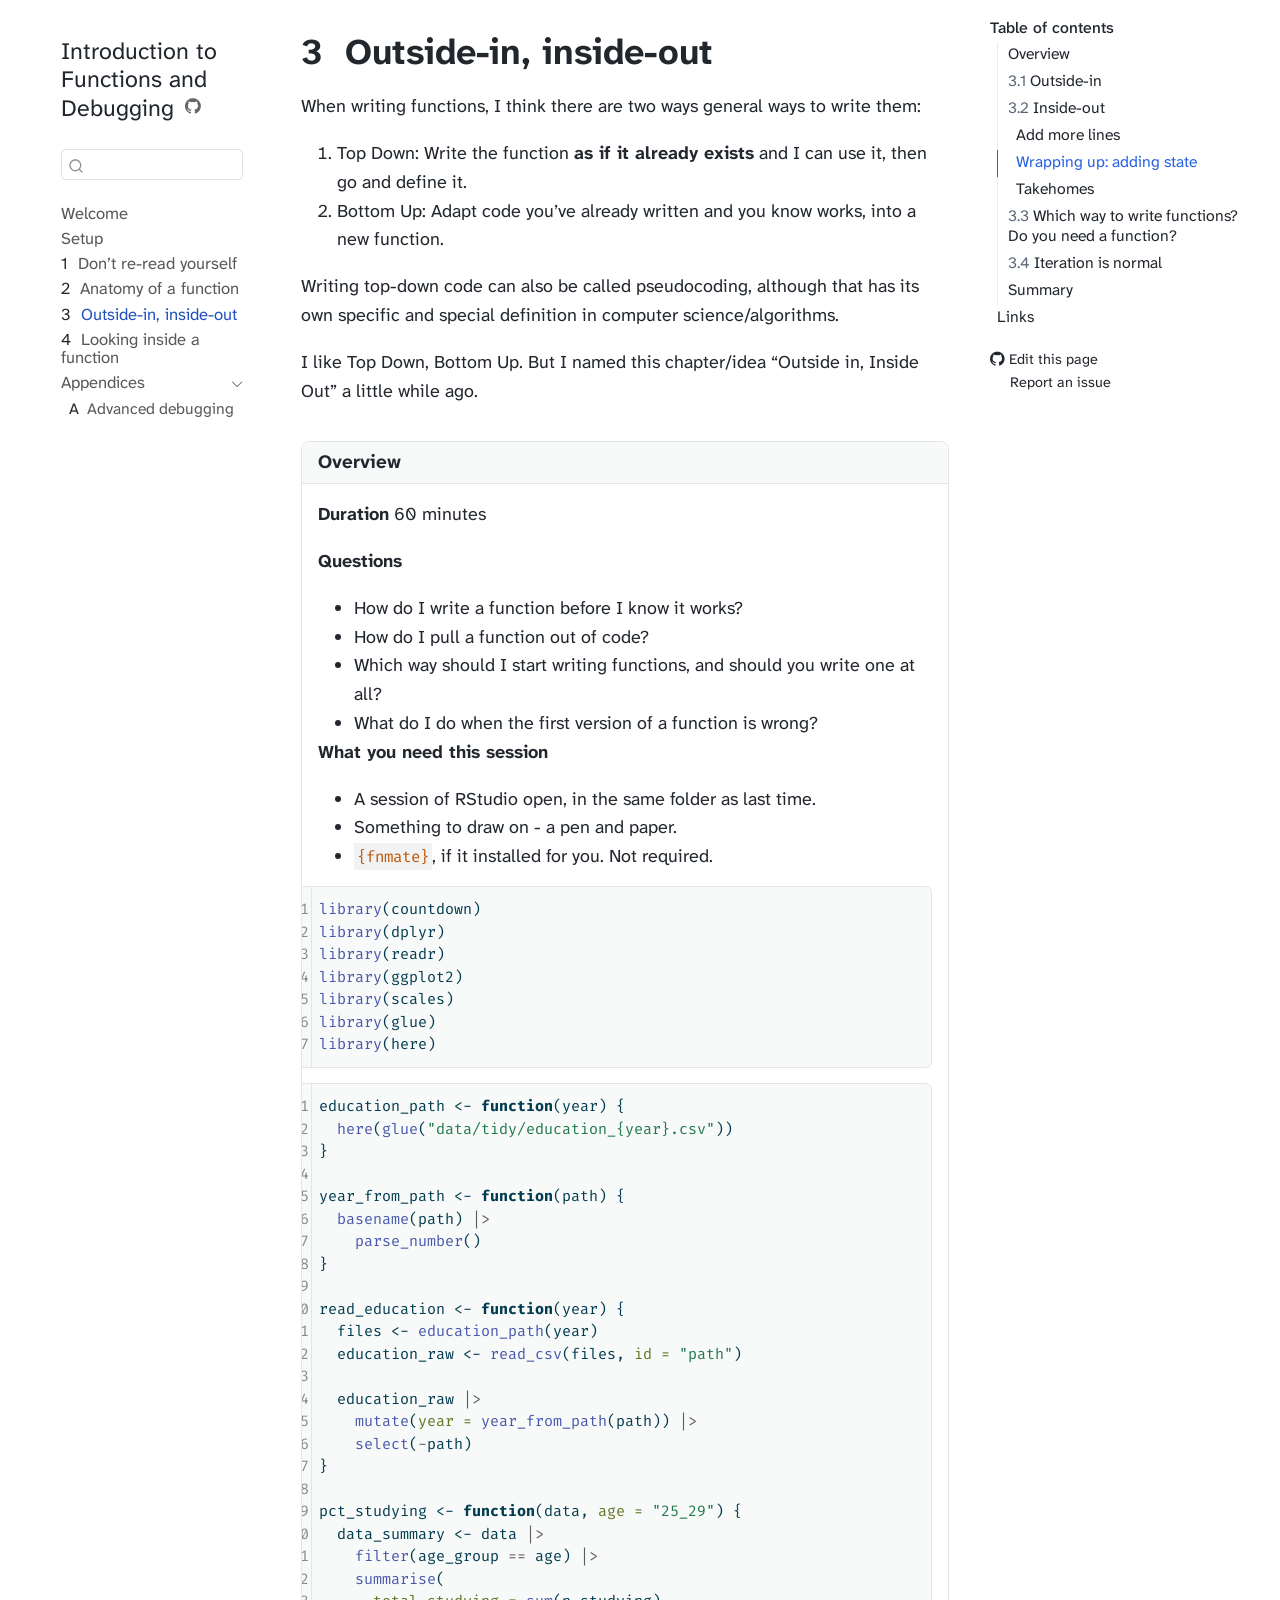
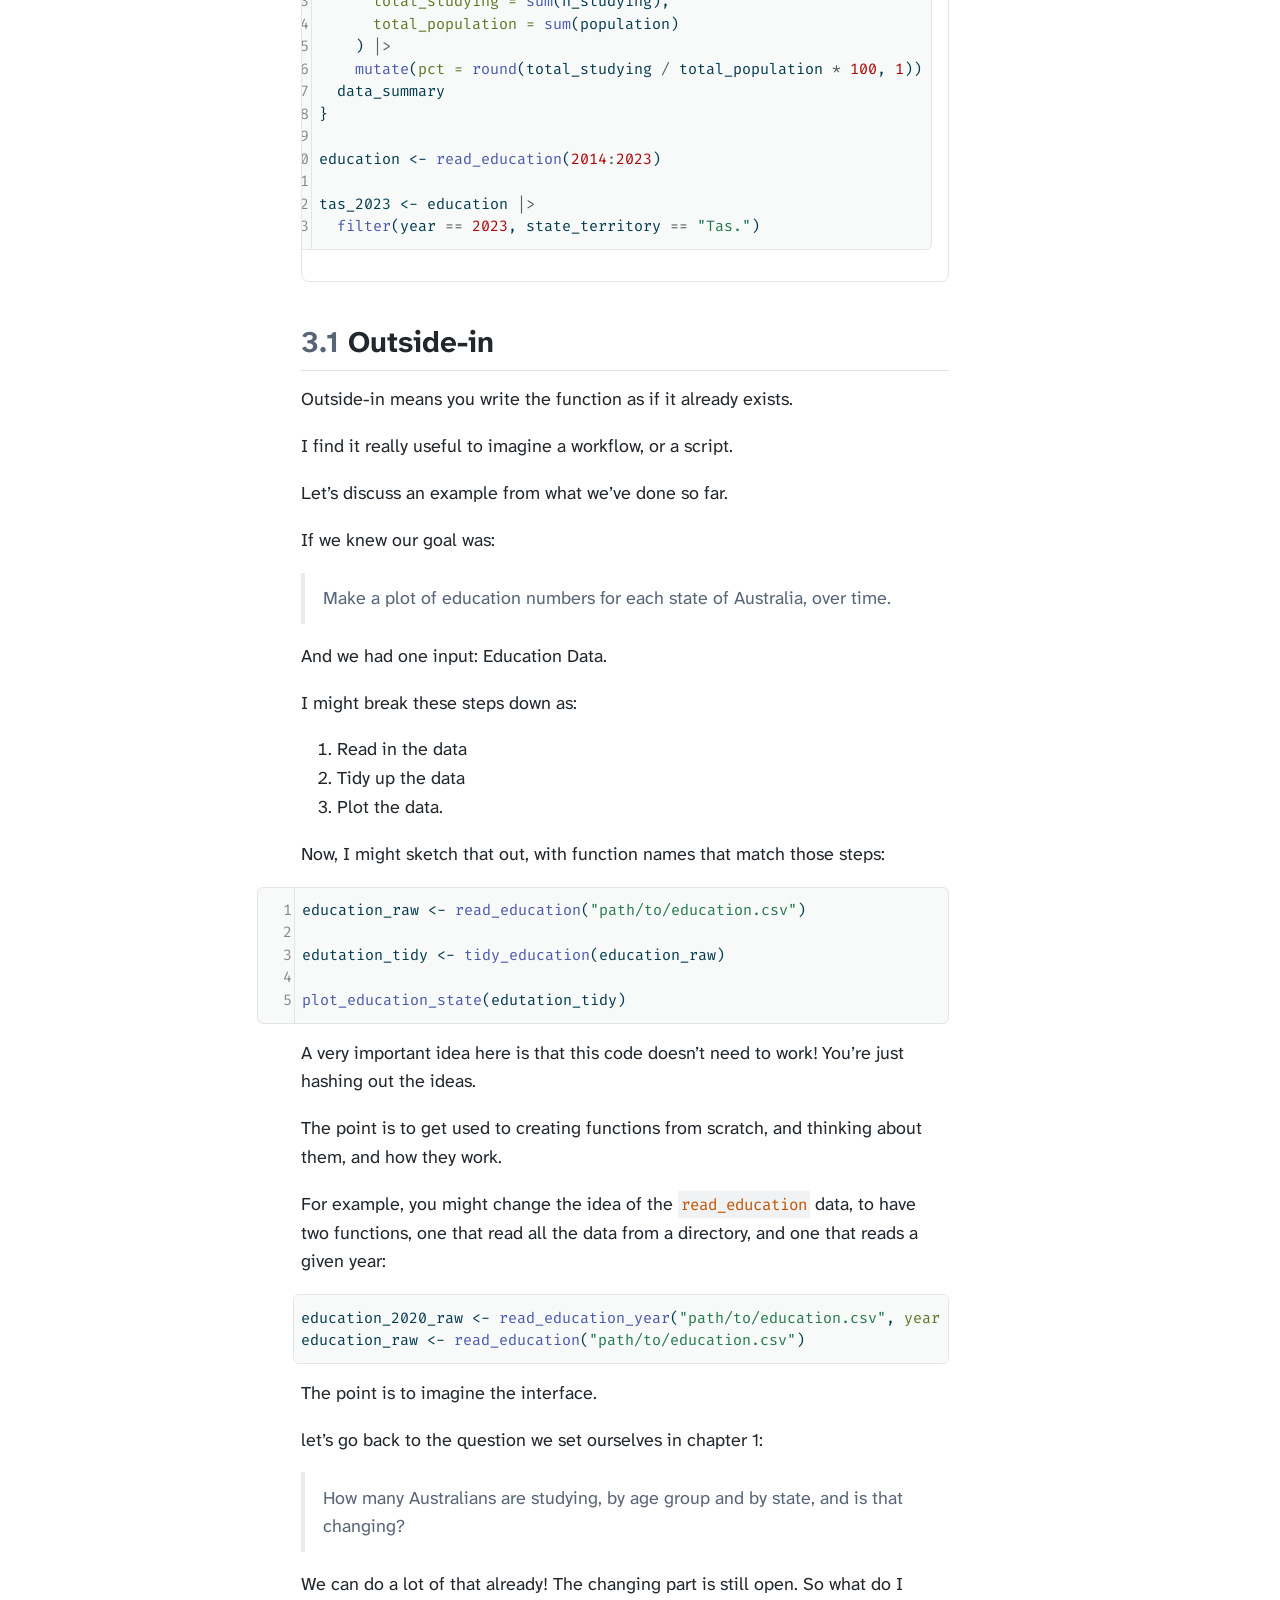
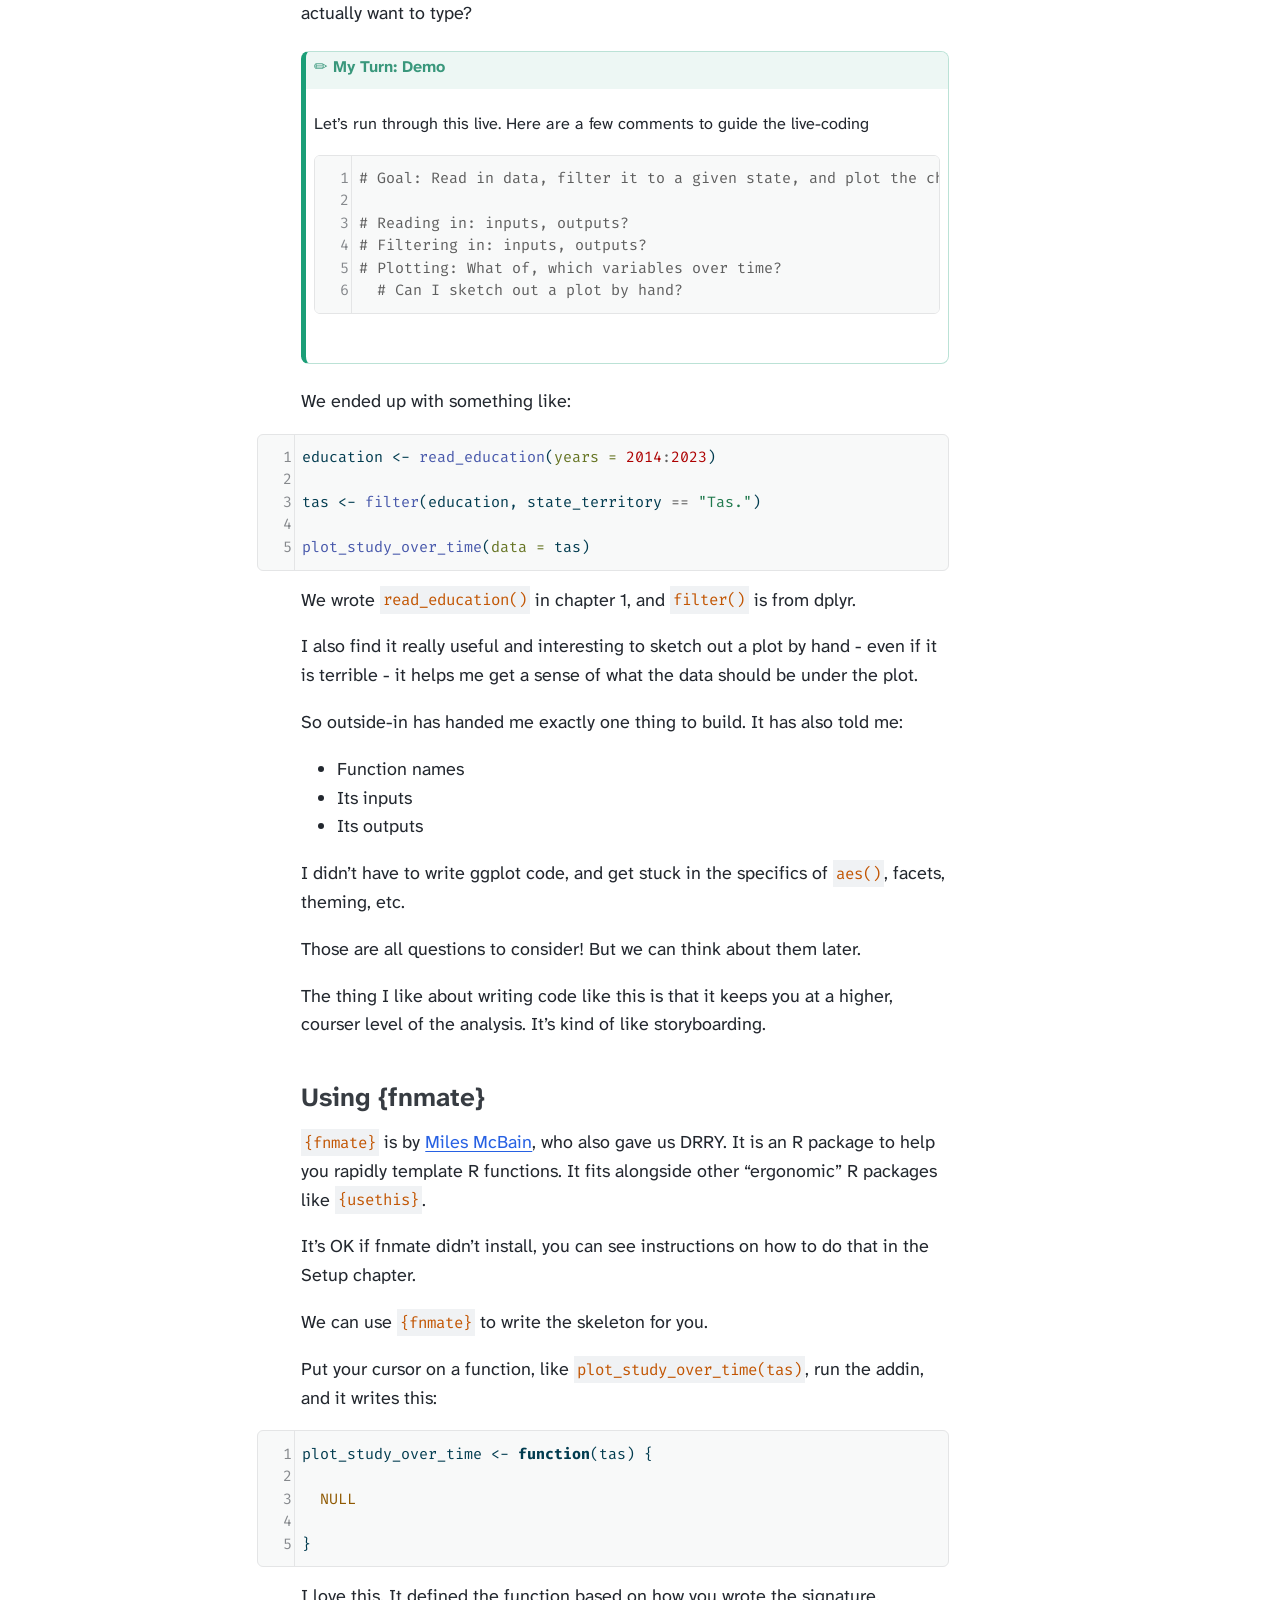
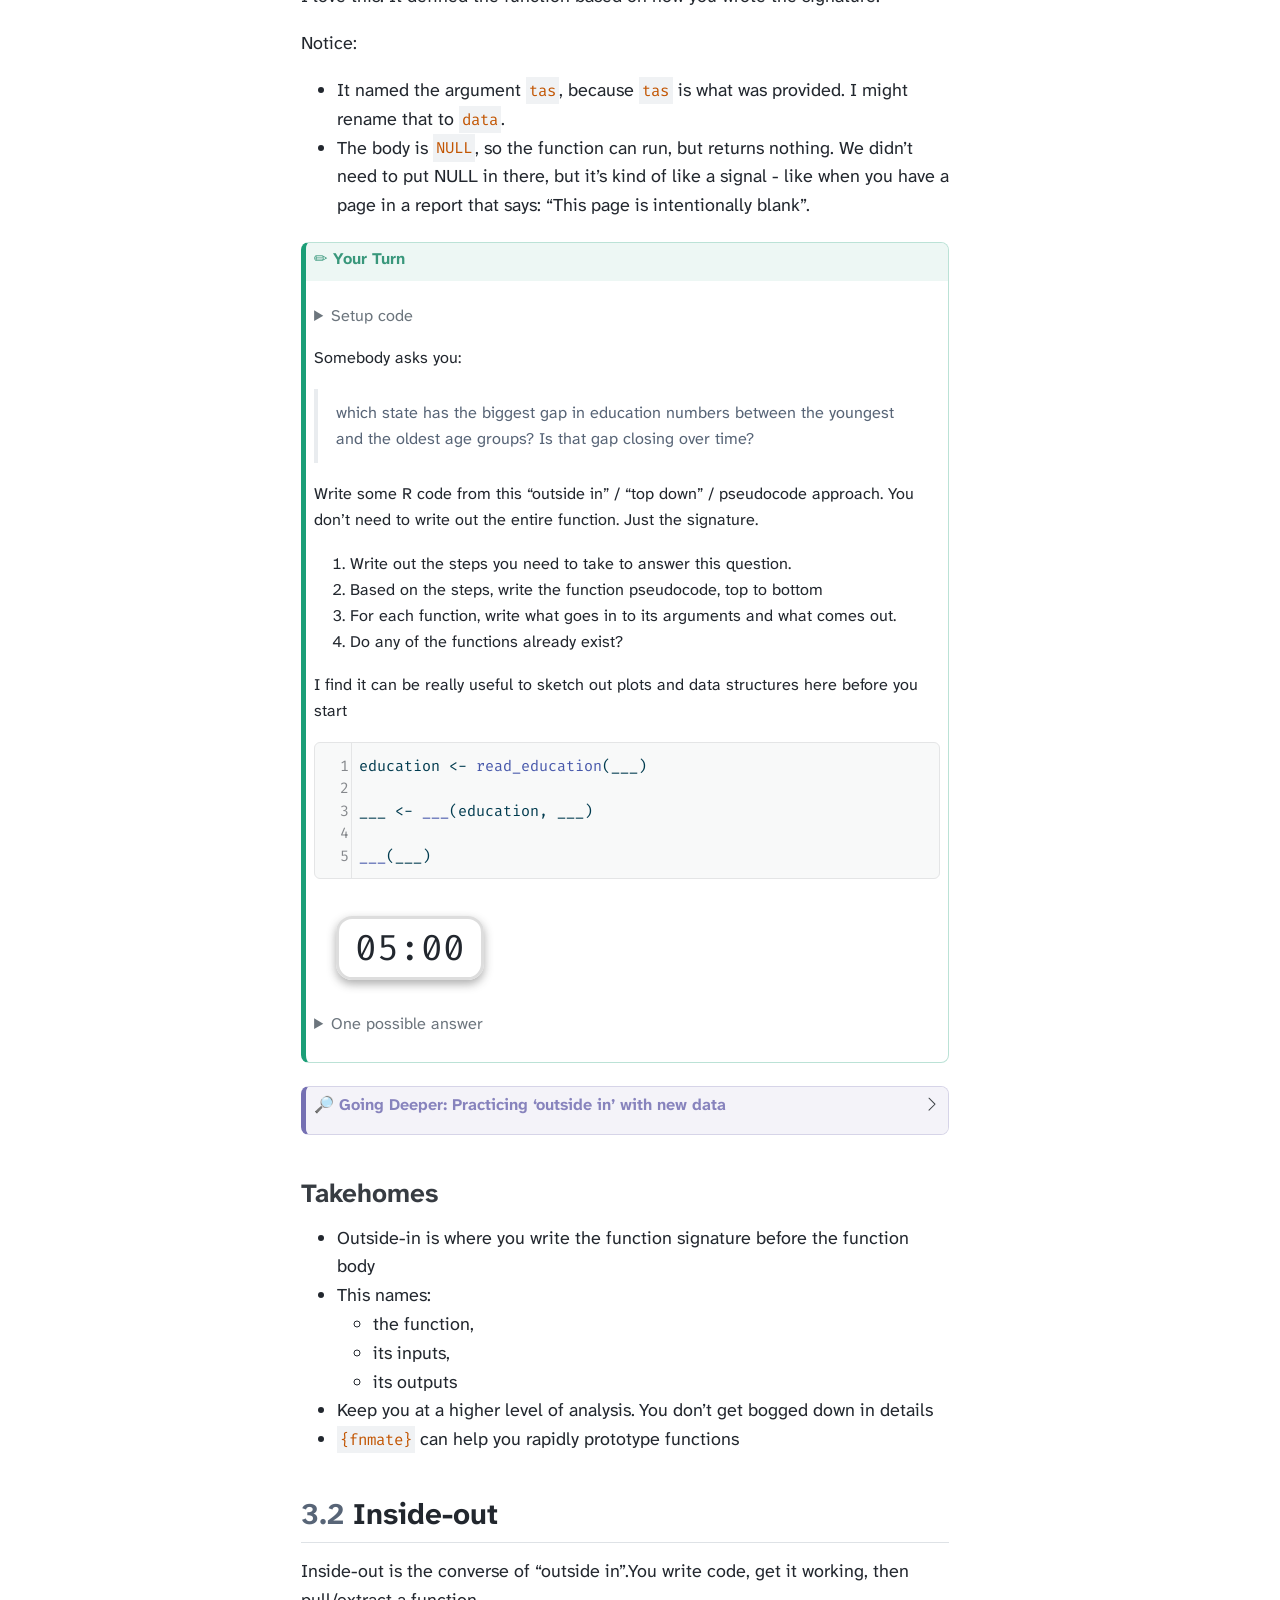
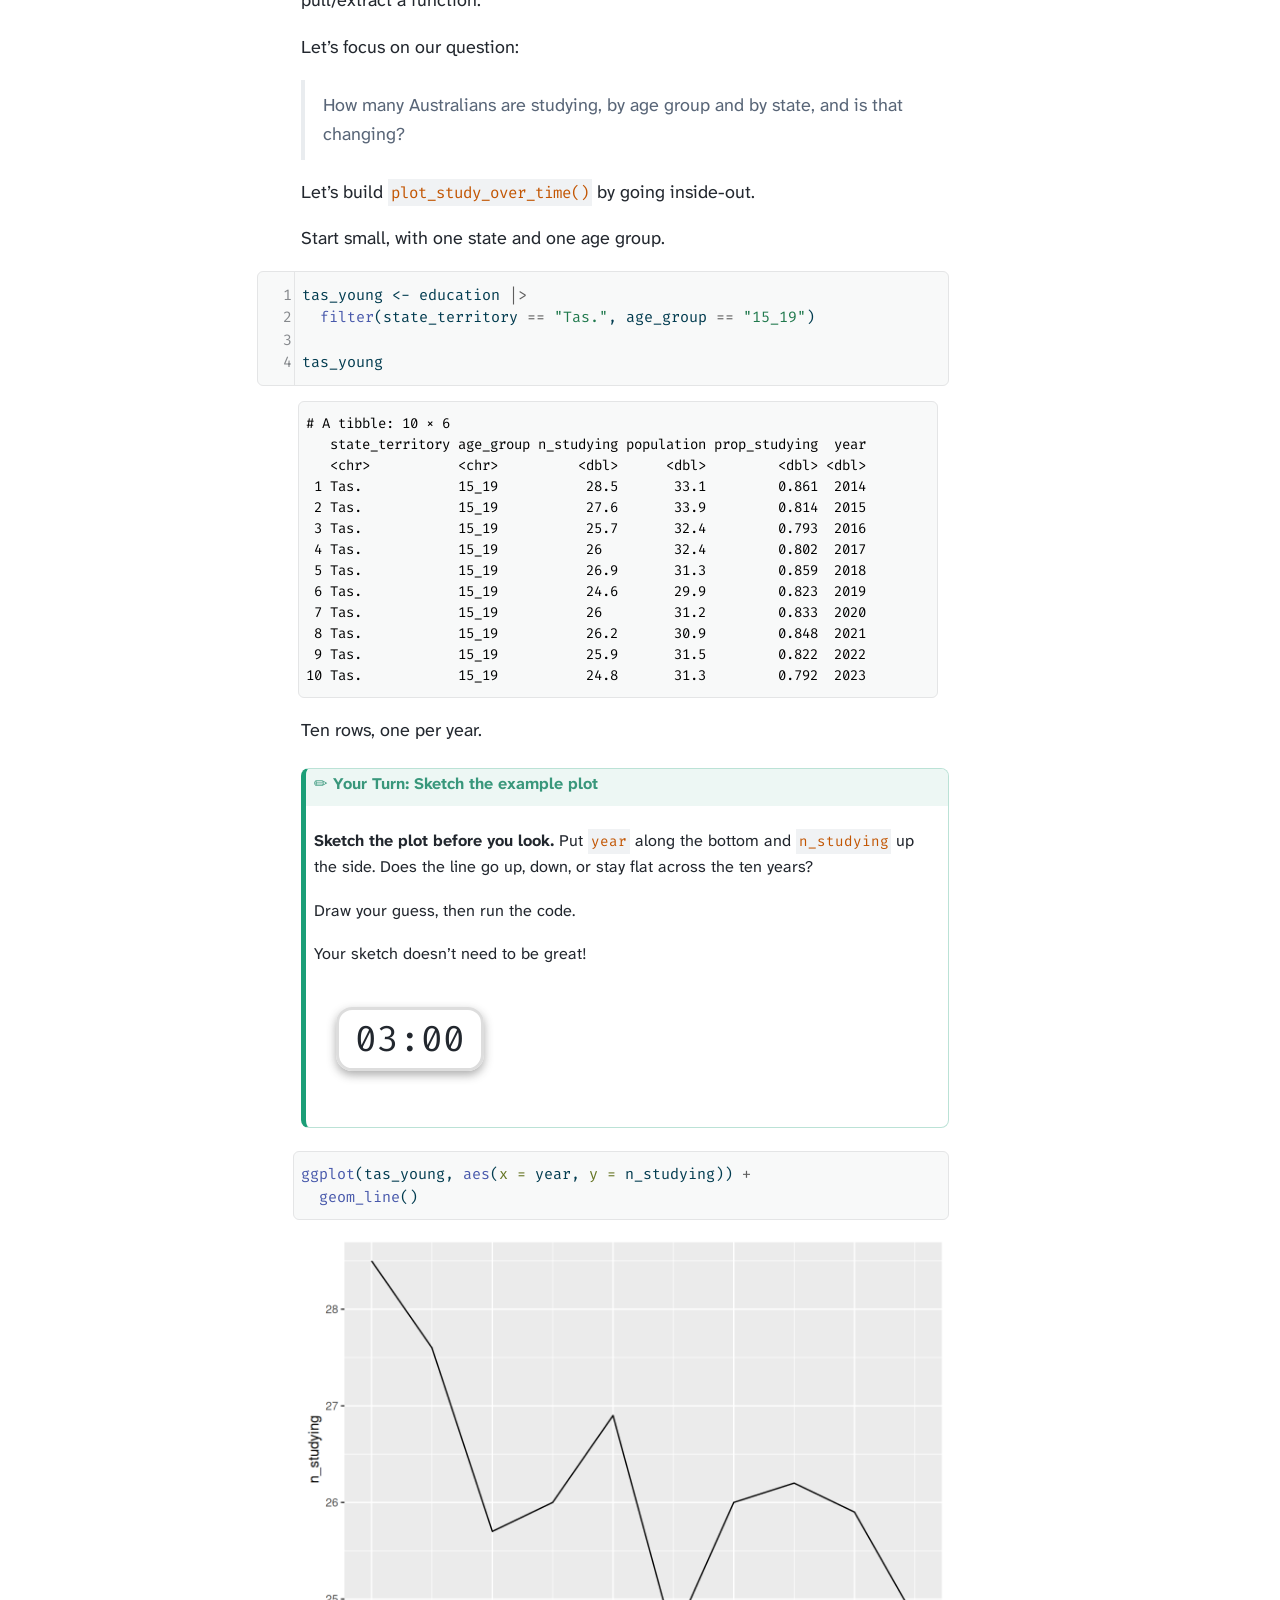
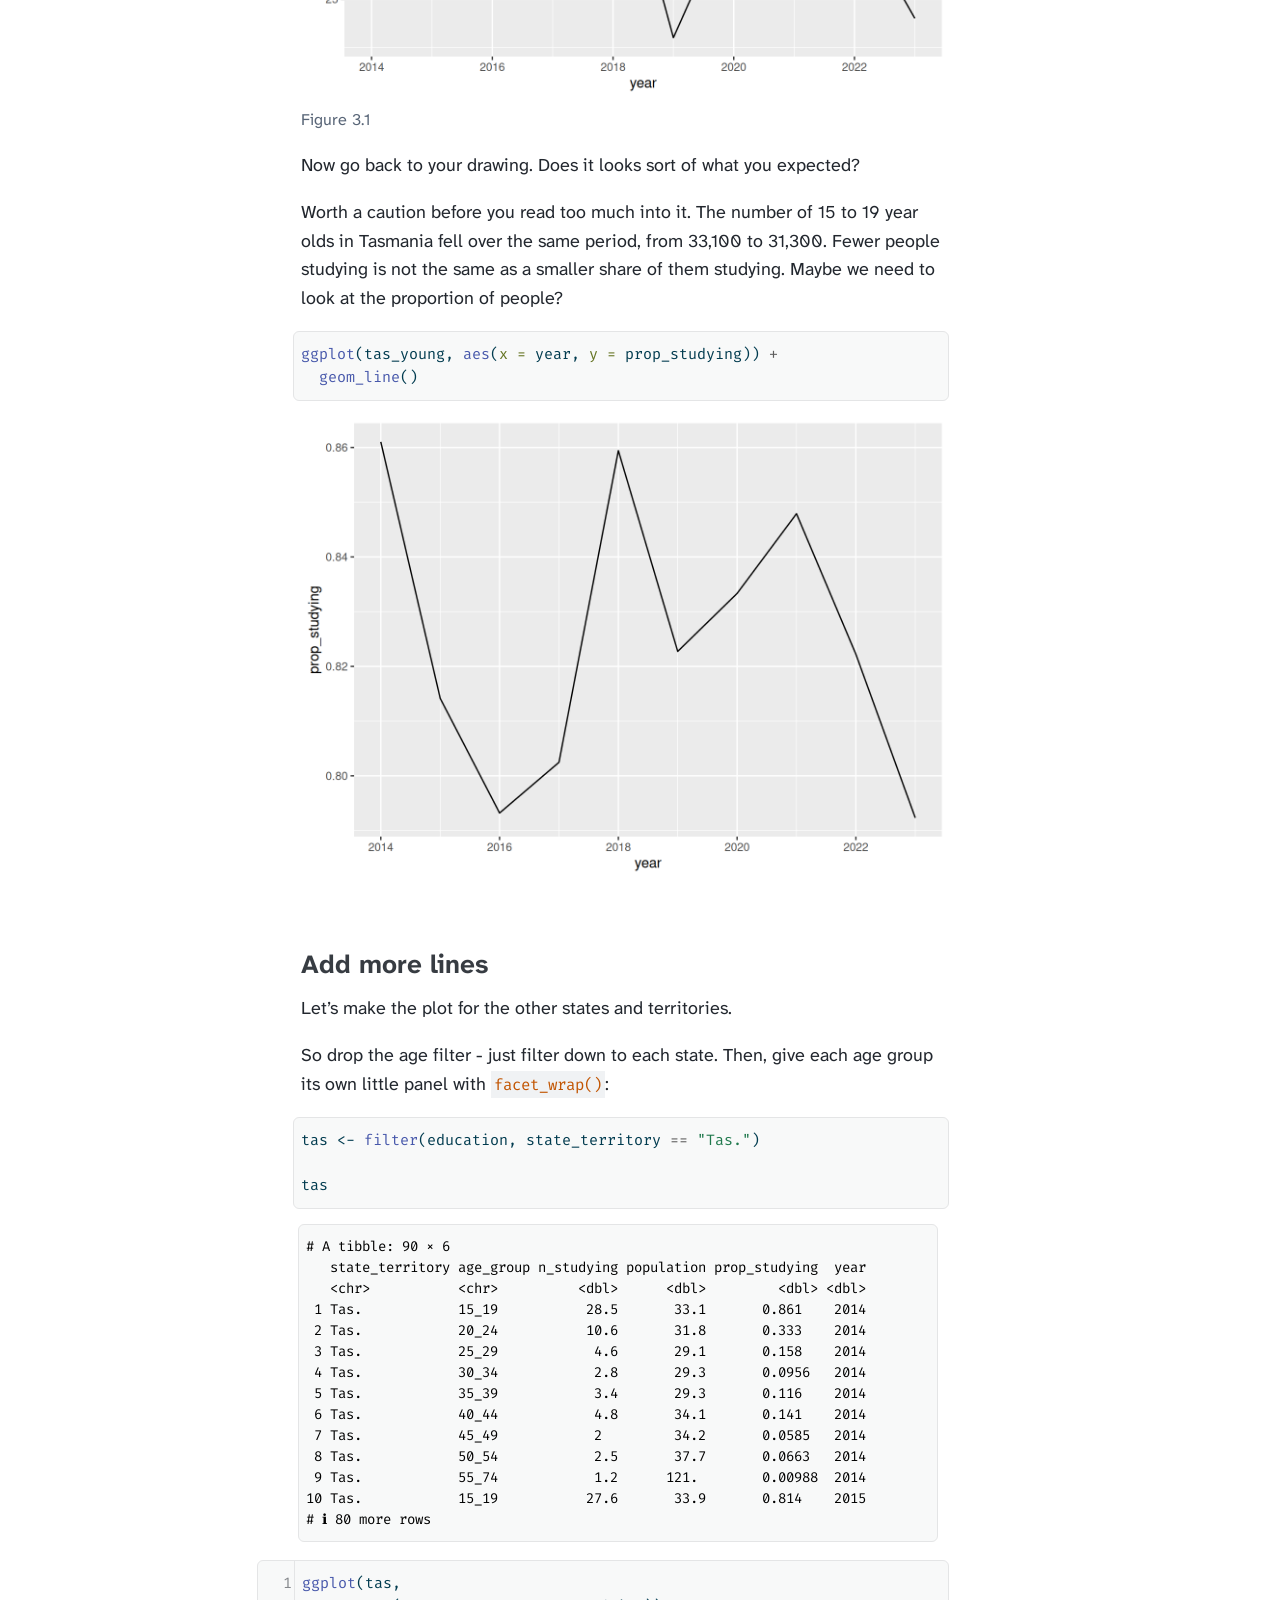
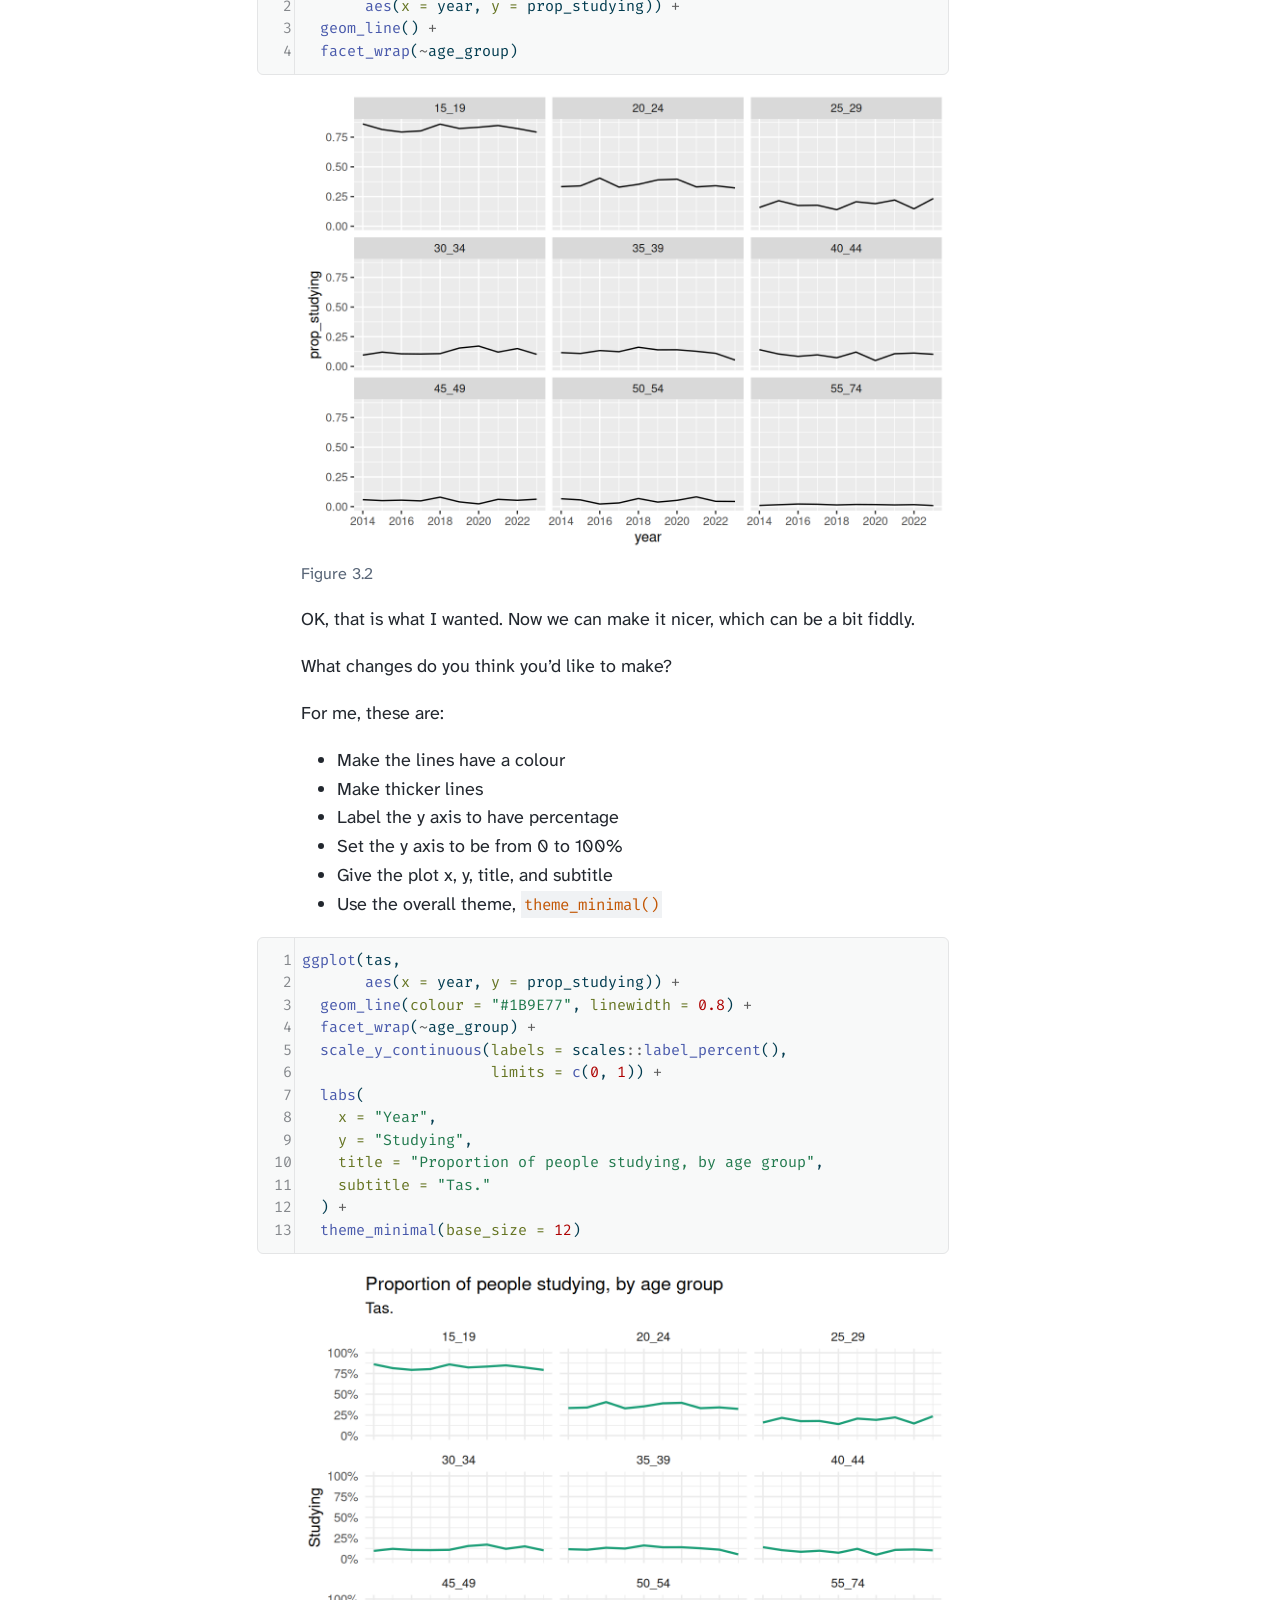
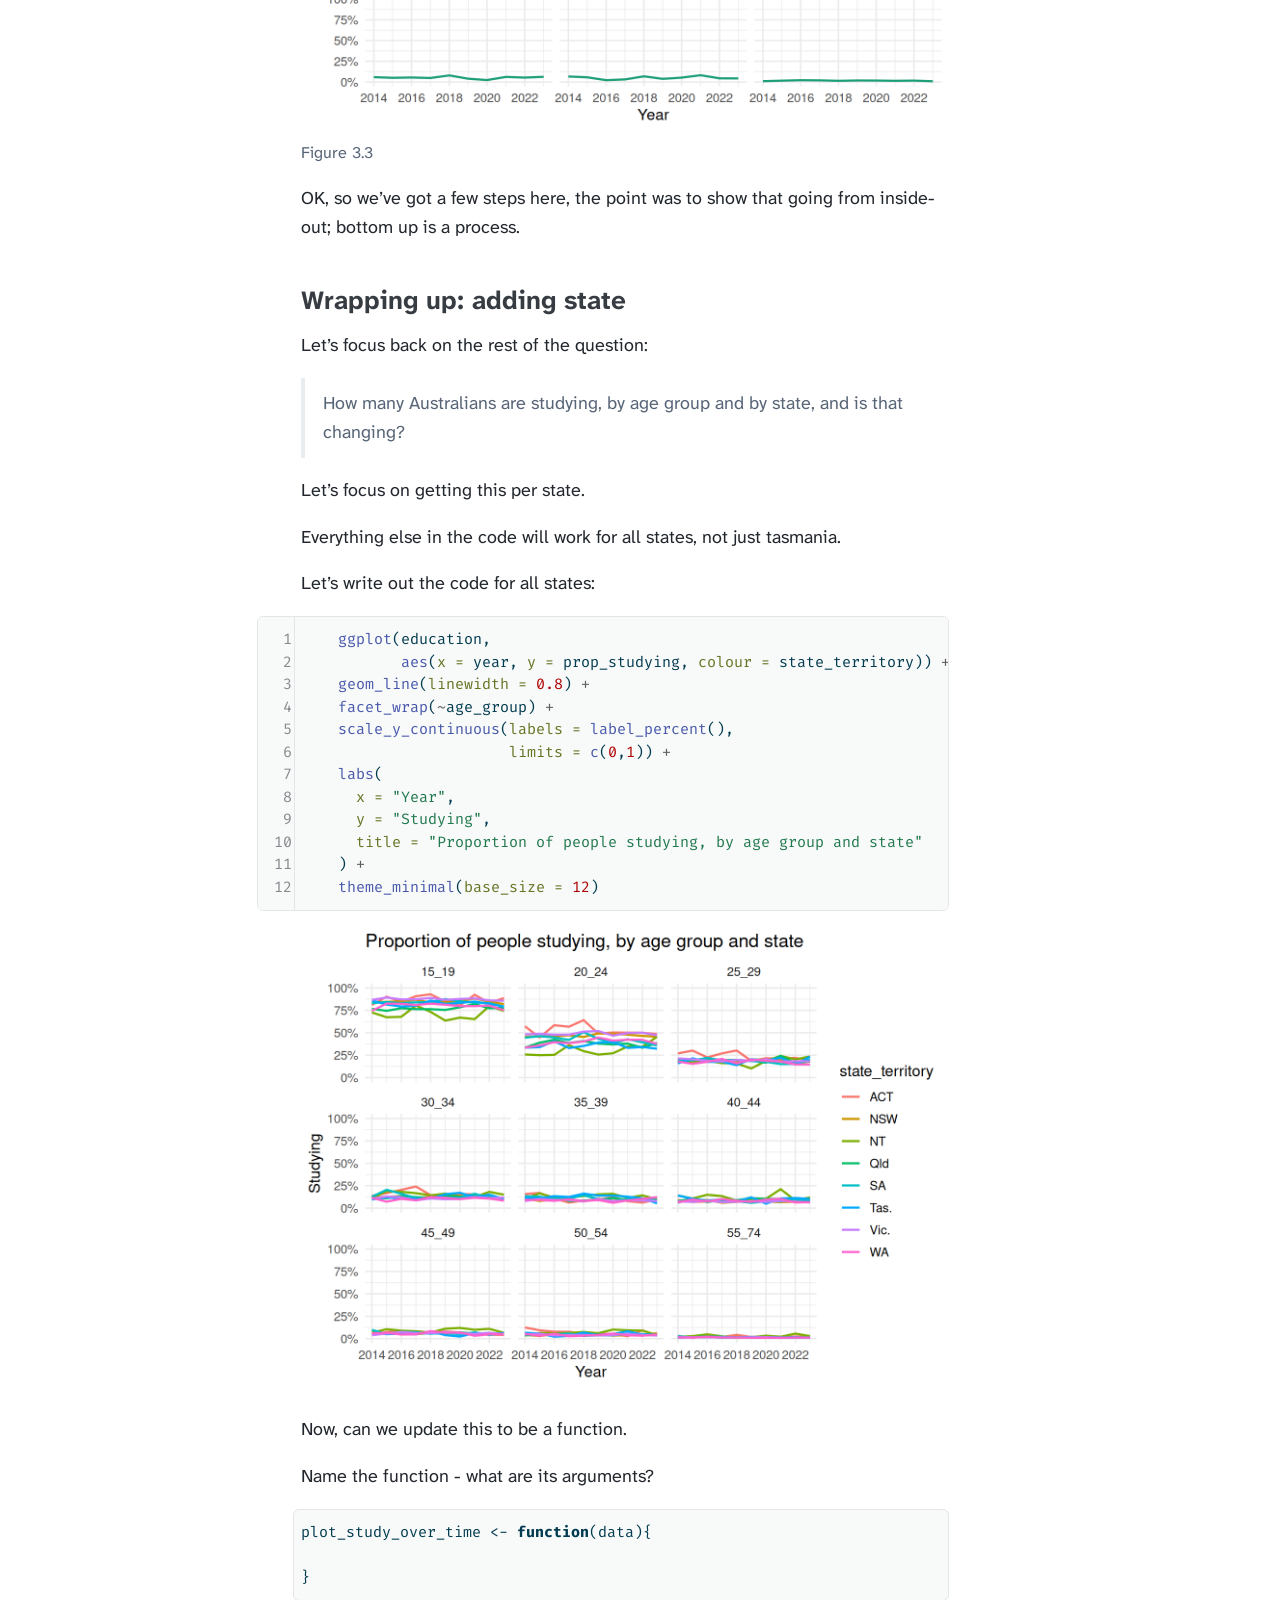
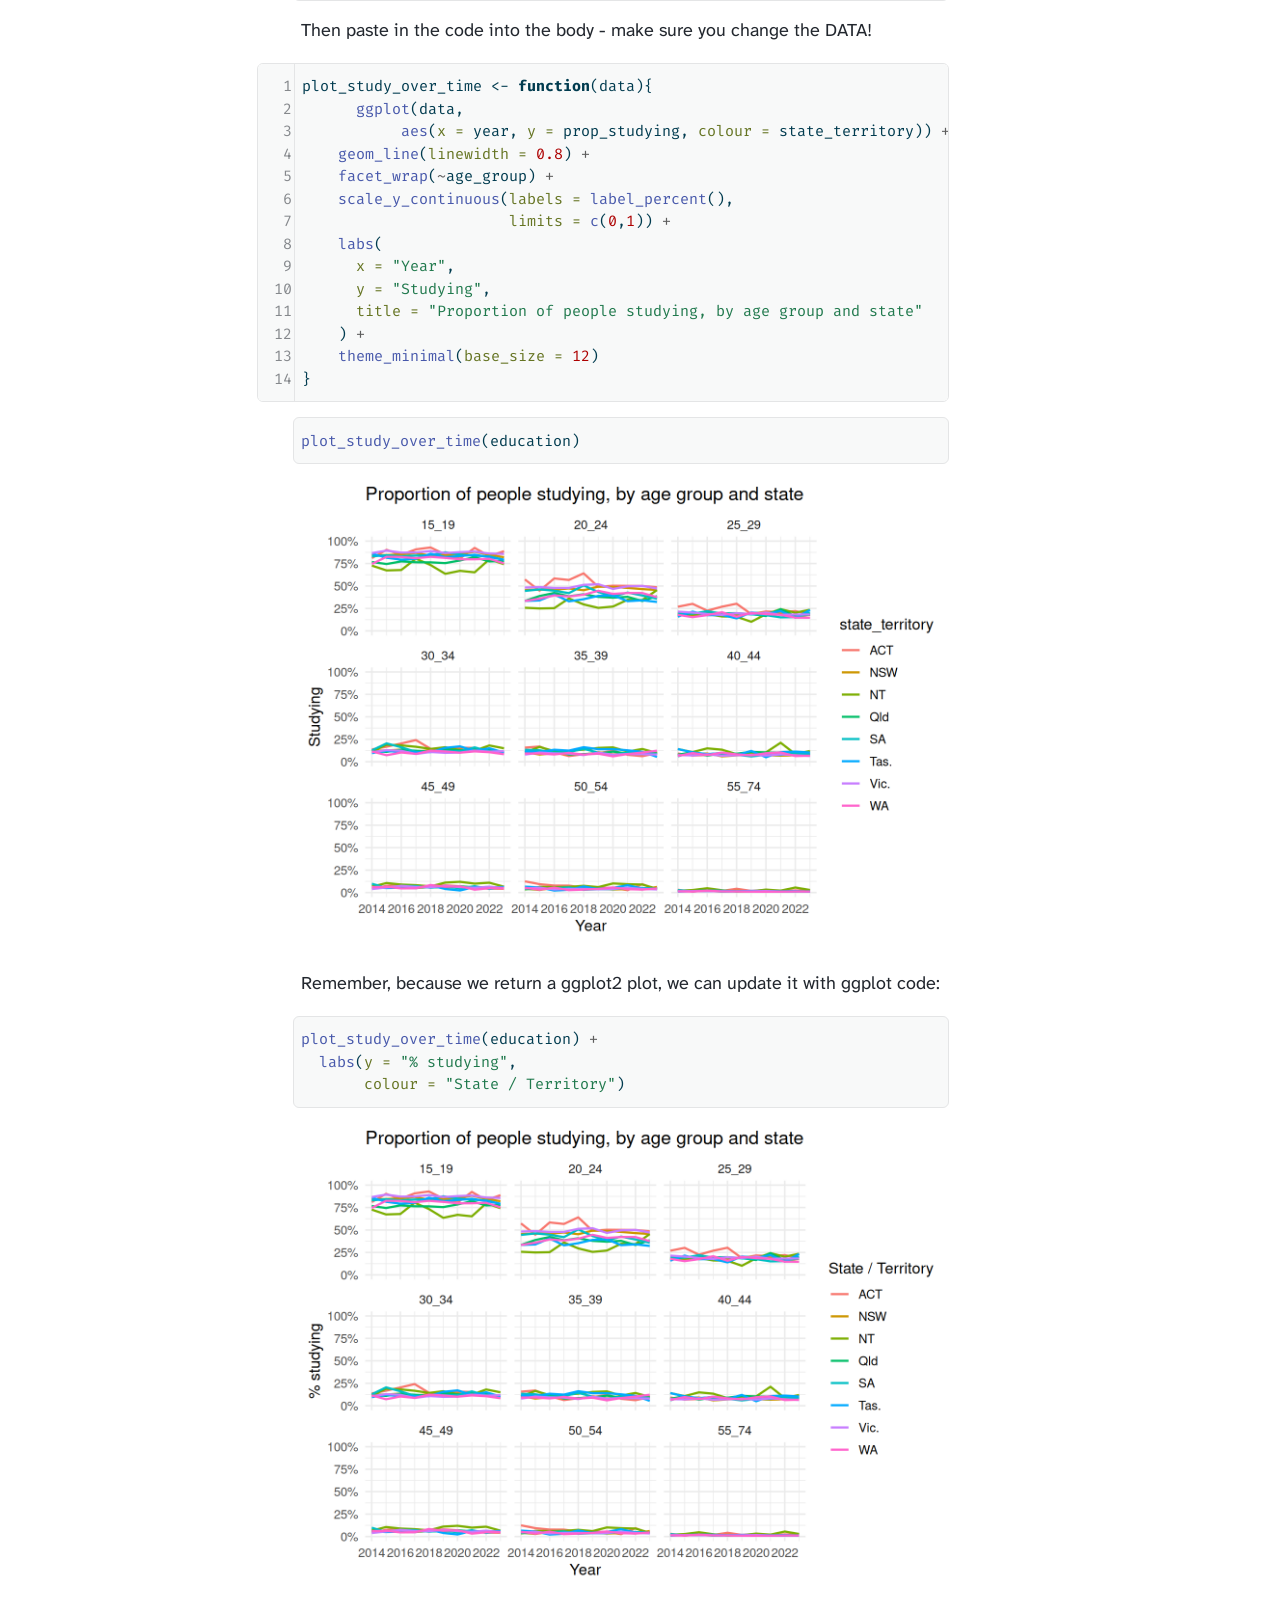
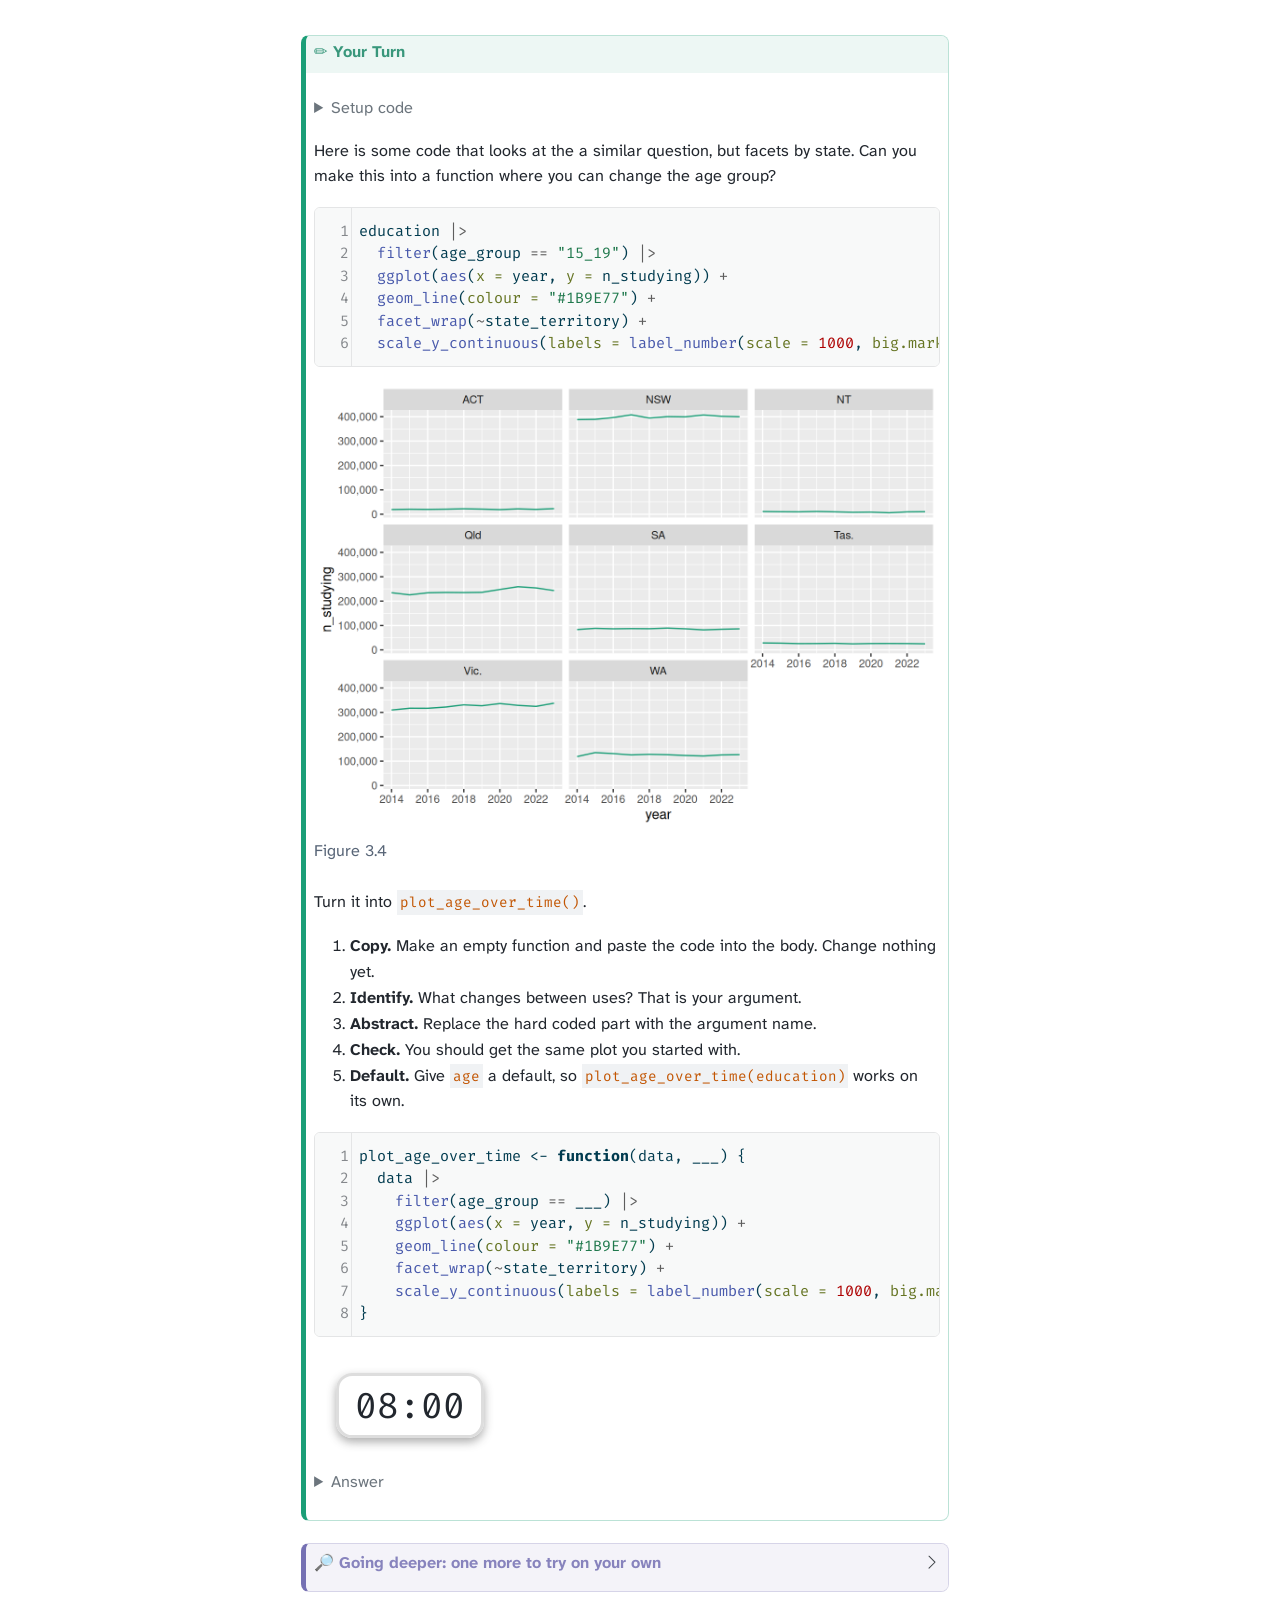
<file: outside-in-inside-out.html>
<!DOCTYPE html>
<html xmlns="http://www.w3.org/1999/xhtml" lang="en" xml:lang="en"><head>

<meta charset="utf-8">
<meta name="generator" content="quarto-1.10.18">

<meta name="viewport" content="width=device-width, initial-scale=1.0, user-scalable=yes">


<title>3&nbsp; Outside-in, inside-out – Introduction to Functions and Debugging</title>
<style>
/* Default styles provided by pandoc.
** See https://pandoc.org/MANUAL.html#variables-for-html for config info.
*/
span.smallcaps{font-variant: small-caps;}
div.columns{display: flex; gap: 1.5em;}
div.column{flex: auto;}
@media screen {
div.columns{gap: min(4vw, 1.5em);}
div.column{overflow-x: auto;}
}
div.hanging-indent{margin-left: 1.5em; text-indent: -1.5em;}
ul.task-list{list-style: none;}
ul.task-list li input[type="checkbox"] {
  width: 0.8em;
  margin: 0 0.8em 0.2em -1em; /* quarto-specific, see https://github.com/quarto-dev/quarto-cli/issues/4556 */ 
  vertical-align: middle;
}
/* CSS for syntax highlighting */
html { -webkit-text-size-adjust: 100%; }
pre > code.sourceCode { white-space: pre; position: relative; }
pre > code.sourceCode > span { display: inline-block; line-height: 1.25; }
pre > code.sourceCode > span:empty { height: 1.2em; }
.sourceCode { overflow: visible; }
code.sourceCode > span { color: inherit; text-decoration: inherit; }
div.sourceCode { margin: 1em 0; }
pre.sourceCode { margin: 0; }
@media screen {
div.sourceCode { overflow: auto; }
}
@media print {
pre > code.sourceCode { white-space: pre-wrap; }
pre > code.sourceCode > span { text-indent: -5em; padding-left: 5em; }
}
pre.numberSource code
  { counter-reset: source-line 0; }
pre.numberSource code > span
  { position: relative; left: -4em; counter-increment: source-line; }
pre.numberSource code > span > a:first-child::before
  { content: counter(source-line);
    position: relative; left: -1em; text-align: right; vertical-align: baseline;
    border: none; display: inline-block;
    -webkit-touch-callout: none; -webkit-user-select: none;
    -khtml-user-select: none; -moz-user-select: none;
    -ms-user-select: none; user-select: none;
    padding: 0 4px; width: 4em;
  }
pre.numberSource { margin-left: 3em;  padding-left: 4px; }
div.sourceCode
  {   }
@media screen {
pre > code.sourceCode > span > a:first-child::before { text-decoration: underline; }
}
</style>


<script src="site_libs/quarto-nav/quarto-nav.js"></script>
<script src="site_libs/quarto-nav/headroom.min.js"></script>
<script src="site_libs/clipboard/clipboard.min.js"></script>
<script src="site_libs/quarto-search/autocomplete.umd.js"></script>
<script src="site_libs/quarto-search/fuse.min.js"></script>
<script src="site_libs/quarto-search/quarto-search.js"></script>
<meta name="quarto:offset" content="./">
<link href="./looking-inside-a-function.html" rel="next">
<link href="./anatomy-of-a-function.html" rel="prev">
<script src="site_libs/quarto-html/quarto.js" type="module"></script>
<script src="site_libs/quarto-html/tabsets/tabsets.js" type="module"></script>
<script src="site_libs/quarto-html/popper.min.js"></script>
<script src="site_libs/quarto-html/tippy.umd.min.js"></script>
<script src="site_libs/quarto-html/anchor.min.js"></script>
<link href="site_libs/quarto-html/tippy.css" rel="stylesheet">
<link href="site_libs/quarto-html/quarto-syntax-highlighting-b45b7b0fa9169e986df15f1ef60a279c.css" rel="stylesheet" id="quarto-text-highlighting-styles">
<script src="site_libs/bootstrap/bootstrap.min.js"></script>
<link href="site_libs/bootstrap/bootstrap-icons.css" rel="stylesheet">
<link href="site_libs/bootstrap/bootstrap-13182358bc67e160affdadb17fc670fe.min.css" rel="stylesheet" append-hash="true" id="quarto-bootstrap" data-mode="light">
<script id="quarto-search-options" type="application/json">{
  "location": "sidebar",
  "copy-button": false,
  "collapse-after": 3,
  "panel-placement": "start",
  "type": "textbox",
  "limit": 50,
  "keyboard-shortcut": [
    "f",
    "/",
    "s"
  ],
  "show-item-context": false,
  "language": {
    "search-no-results-text": "No results",
    "search-matching-documents-text": "matching documents",
    "search-copy-link-title": "Copy link to search",
    "search-hide-matches-text": "Hide additional matches",
    "search-more-match-text": "more match in this document",
    "search-more-matches-text": "more matches in this document",
    "search-clear-button-title": "Clear",
    "search-text-placeholder": "",
    "search-detached-cancel-button-title": "Cancel",
    "search-submit-button-title": "Submit",
    "search-label": "Search"
  }
}</script>
<link href="site_libs/countdown-0.6.0/countdown.css" rel="stylesheet">
<script src="site_libs/countdown-0.6.0/countdown.js"></script>


</head>

<body class="nav-sidebar floating quarto-light">

<div id="quarto-search-results"></div>
  <header id="quarto-header" class="headroom fixed-top">
  <nav class="quarto-secondary-nav">
    <div class="container-fluid d-flex">
      <button type="button" class="quarto-btn-toggle btn" data-bs-toggle="collapse" role="button" data-bs-target=".quarto-sidebar-collapse-item" aria-controls="quarto-sidebar" aria-expanded="false" aria-label="Toggle sidebar navigation" onclick="if (window.quartoToggleHeadroom) { window.quartoToggleHeadroom(); }">
        <i class="bi bi-layout-text-sidebar-reverse"></i>
      </button>
        <nav class="quarto-page-breadcrumbs" aria-label="breadcrumb"><ol class="breadcrumb"><li class="breadcrumb-item"><a href="./outside-in-inside-out.html"><span class="chapter-number">3</span>&nbsp; <span class="chapter-title">Outside-in, inside-out</span></a></li></ol></nav>
        <a class="flex-grow-1" role="navigation" data-bs-toggle="collapse" data-bs-target=".quarto-sidebar-collapse-item" aria-controls="quarto-sidebar" aria-expanded="false" aria-label="Toggle sidebar navigation" onclick="if (window.quartoToggleHeadroom) { window.quartoToggleHeadroom(); }">      
        </a>
      <button type="button" class="btn quarto-search-button" aria-label="Search" onclick="window.quartoOpenSearch();">
        <i class="bi bi-search"></i>
      </button>
    </div>
  </nav>
</header>
<!-- content -->
<div id="quarto-content" class="quarto-container page-columns page-rows-contents page-layout-article">
<!-- sidebar -->
  <nav id="quarto-sidebar" class="sidebar collapse collapse-horizontal quarto-sidebar-collapse-item sidebar-navigation floating overflow-auto">
    <div class="pt-lg-2 mt-2 text-left sidebar-header">
    <div class="sidebar-title mb-0 py-0">
      <a href="./">Introduction to Functions and Debugging</a> 
        <div class="sidebar-tools-main">
    <a href="https://github.com/njtierney/fun2debug" title="Source Code" class="quarto-navigation-tool px-1" aria-label="Source Code"><i class="bi bi-github"></i></a>
</div>
    </div>
      </div>
        <div class="mt-2 flex-shrink-0 align-items-center">
        <div class="sidebar-search">
        <div id="quarto-search" class="" title="Search"></div>
        </div>
        </div>
    <div class="sidebar-menu-container"> 
    <ul class="list-unstyled mt-1">
        <li class="sidebar-item">
  <div class="sidebar-item-container"> 
  <a href="./index.html" class="sidebar-item-text sidebar-link">
 <span class="menu-text">Welcome</span></a>
  </div>
</li>
        <li class="sidebar-item">
  <div class="sidebar-item-container"> 
  <a href="./setup.html" class="sidebar-item-text sidebar-link">
 <span class="menu-text">Setup</span></a>
  </div>
</li>
        <li class="sidebar-item">
  <div class="sidebar-item-container"> 
  <a href="./dont-re-read-yourself.html" class="sidebar-item-text sidebar-link">
 <span class="menu-text"><span class="chapter-number">1</span>&nbsp; <span class="chapter-title">Don’t re-read yourself</span></span></a>
  </div>
</li>
        <li class="sidebar-item">
  <div class="sidebar-item-container"> 
  <a href="./anatomy-of-a-function.html" class="sidebar-item-text sidebar-link">
 <span class="menu-text"><span class="chapter-number">2</span>&nbsp; <span class="chapter-title">Anatomy of a function</span></span></a>
  </div>
</li>
        <li class="sidebar-item">
  <div class="sidebar-item-container"> 
  <a href="./outside-in-inside-out.html" class="sidebar-item-text sidebar-link active">
 <span class="menu-text"><span class="chapter-number">3</span>&nbsp; <span class="chapter-title">Outside-in, inside-out</span></span></a>
  </div>
</li>
        <li class="sidebar-item">
  <div class="sidebar-item-container"> 
  <a href="./looking-inside-a-function.html" class="sidebar-item-text sidebar-link">
 <span class="menu-text"><span class="chapter-number">4</span>&nbsp; <span class="chapter-title">Looking inside a function</span></span></a>
  </div>
</li>
        <li class="sidebar-item sidebar-item-section">
      <div class="sidebar-item-container"> 
            <a class="sidebar-item-text sidebar-link text-start" data-bs-toggle="collapse" data-bs-target="#quarto-sidebar-section-1" role="navigation" aria-expanded="true">
 <span class="menu-text">Appendices</span></a>
          <a class="sidebar-item-toggle text-start" data-bs-toggle="collapse" data-bs-target="#quarto-sidebar-section-1" role="navigation" aria-expanded="true" aria-label="Toggle section">
            <i class="bi bi-chevron-right ms-2"></i>
          </a> 
      </div>
      <ul id="quarto-sidebar-section-1" class="collapse list-unstyled sidebar-section depth1 show">  
          <li class="sidebar-item">
  <div class="sidebar-item-container"> 
  <a href="./advanced-debugging.html" class="sidebar-item-text sidebar-link">
 <span class="menu-text"><span class="chapter-number">A</span>&nbsp; <span class="chapter-title">Advanced debugging</span></span></a>
  </div>
</li>
      </ul>
  </li>
    </ul>
    </div>
</nav>
<div id="quarto-sidebar-glass" class="quarto-sidebar-collapse-item" data-bs-toggle="collapse" data-bs-target=".quarto-sidebar-collapse-item"></div>
<!-- margin-sidebar -->
    <div id="quarto-margin-sidebar" class="sidebar margin-sidebar">
        <nav id="TOC" role="doc-toc" class="toc-active">
    <h2 id="toc-title">Table of contents</h2>
   
  <ul>
  <li><a href="#overview" id="toc-overview" class="nav-link active" data-scroll-target="#overview">Overview</a></li>
  <li><a href="#outside-in" id="toc-outside-in" class="nav-link" data-scroll-target="#outside-in"><span class="header-section-number">3.1</span> Outside-in</a>
  <ul class="collapse">
  <li><a href="#using-fnmate" id="toc-using-fnmate" class="nav-link" data-scroll-target="#using-fnmate">Using {fnmate}</a></li>
  <li><a href="#takehomes" id="toc-takehomes" class="nav-link" data-scroll-target="#takehomes">Takehomes</a></li>
  </ul></li>
  <li><a href="#inside-out" id="toc-inside-out" class="nav-link" data-scroll-target="#inside-out"><span class="header-section-number">3.2</span> Inside-out</a>
  <ul class="collapse">
  <li><a href="#add-more-lines" id="toc-add-more-lines" class="nav-link" data-scroll-target="#add-more-lines">Add more lines</a></li>
  <li><a href="#wrapping-up-adding-state" id="toc-wrapping-up-adding-state" class="nav-link" data-scroll-target="#wrapping-up-adding-state">Wrapping up: adding state</a></li>
  <li><a href="#takehomes-1" id="toc-takehomes-1" class="nav-link" data-scroll-target="#takehomes-1">Takehomes</a></li>
  </ul></li>
  <li><a href="#which-way-to-write-functions-do-you-need-a-function" id="toc-which-way-to-write-functions-do-you-need-a-function" class="nav-link" data-scroll-target="#which-way-to-write-functions-do-you-need-a-function"><span class="header-section-number">3.3</span> Which way to write functions? Do you need a function?</a>
  <ul class="collapse">
  <li><a href="#takehomes-2" id="toc-takehomes-2" class="nav-link" data-scroll-target="#takehomes-2">Takehomes</a></li>
  </ul></li>
  <li><a href="#iteration-is-normal" id="toc-iteration-is-normal" class="nav-link" data-scroll-target="#iteration-is-normal"><span class="header-section-number">3.4</span> Iteration is normal</a>
  <ul class="collapse">
  <li><a href="#takehomes-3" id="toc-takehomes-3" class="nav-link" data-scroll-target="#takehomes-3">Takehomes</a></li>
  </ul></li>
  <li><a href="#summary" id="toc-summary" class="nav-link" data-scroll-target="#summary">Summary</a></li>
  <li>Links</li>
  </ul>
<div class="toc-actions"><ul><li><a href="https://github.com/njtierney/fun2debug/edit/main/outside-in-inside-out.qmd" class="toc-action"><i class="bi bi-github"></i>Edit this page</a></li><li><a href="https://github.com/njtierney/fun2debug/issues/new" class="toc-action"><i class="bi empty"></i>Report an issue</a></li></ul></div></nav>
    </div>
<!-- main -->
<main class="content" id="quarto-document-content">

<header id="title-block-header" class="quarto-title-block default">
<div class="quarto-title">
<h1 class="title"><span id="sec-outside-in" class="quarto-section-identifier"><span class="chapter-number">3</span>&nbsp; <span class="chapter-title">Outside-in, inside-out</span></span></h1>
</div>



<div class="quarto-title-meta">

    
  
    
  </div>
  


</header>


<p>When writing functions, I think there are two ways general ways to write them:</p>
<ol type="1">
<li>Top Down: Write the function <strong>as if it already exists</strong> and I can use it, then go and define it.</li>
<li>Bottom Up: Adapt code you’ve already written and you know works, into a new function.</li>
</ol>
<p>Writing top-down code can also be called pseudocoding, although that has its own specific and special definition in computer science/algorithms.</p>
<p>I like Top Down, Bottom Up. But I named this chapter/idea “Outside in, Inside Out” a little while ago.</p>
<section id="overview" class="level2 unnumbered overview">
<h2 class="unnumbered anchored" data-anchor-id="overview">Overview</h2>
<p><strong>Duration</strong> 60 minutes</p>
<p><strong>Questions</strong></p>
<!-- These map onto the sections below, in order. If you move a section, move its question. -->
<ul>
<li>How do I write a function before I know it works?</li>
<li>How do I pull a function out of code?</li>
<li>Which way should I start writing functions, and should you write one at all?</li>
<li>What do I do when the first version of a function is wrong?</li>
</ul>
<p><strong>What you need this session</strong></p>
<ul>
<li>A session of RStudio open, in the same folder as last time.</li>
<li>Something to draw on - a pen and paper.</li>
<li><code>{fnmate}</code>, if it installed for you. Not required.</li>
</ul>
<div class="cell">
<div class="code-copy-outer-scaffold"><div class="sourceCode cell-code" id="cb1"><pre class="sourceCode numberSource r number-lines code-with-copy"><code class="sourceCode r"><span id="cb1-1"><a href="#cb1-1" aria-label="1"></a><span class="fu">library</span>(countdown)</span>
<span id="cb1-2"><a href="#cb1-2" aria-label="2"></a><span class="fu">library</span>(dplyr)</span>
<span id="cb1-3"><a href="#cb1-3" aria-label="3"></a><span class="fu">library</span>(readr)</span>
<span id="cb1-4"><a href="#cb1-4" aria-label="4"></a><span class="fu">library</span>(ggplot2)</span>
<span id="cb1-5"><a href="#cb1-5" aria-label="5"></a><span class="fu">library</span>(scales)</span>
<span id="cb1-6"><a href="#cb1-6" aria-label="6"></a><span class="fu">library</span>(glue)</span>
<span id="cb1-7"><a href="#cb1-7" aria-label="7"></a><span class="fu">library</span>(here)</span></code></pre></div><button title="Copy to Clipboard" class="code-copy-button"><i class="bi"></i></button></div>
</div>
<div class="cell">
<div class="code-copy-outer-scaffold"><div class="sourceCode cell-code" id="cb2"><pre class="sourceCode numberSource r number-lines code-with-copy"><code class="sourceCode r"><span id="cb2-1"><a href="#cb2-1" aria-label="1"></a>education_path <span class="ot">&lt;-</span> <span class="cf">function</span>(year) {</span>
<span id="cb2-2"><a href="#cb2-2" aria-label="2"></a>  <span class="fu">here</span>(<span class="fu">glue</span>(<span class="st">"data/tidy/education_{year}.csv"</span>))</span>
<span id="cb2-3"><a href="#cb2-3" aria-label="3"></a>}</span>
<span id="cb2-4"><a href="#cb2-4" aria-label="4"></a></span>
<span id="cb2-5"><a href="#cb2-5" aria-label="5"></a>year_from_path <span class="ot">&lt;-</span> <span class="cf">function</span>(path) {</span>
<span id="cb2-6"><a href="#cb2-6" aria-label="6"></a>  <span class="fu">basename</span>(path) <span class="sc">|&gt;</span></span>
<span id="cb2-7"><a href="#cb2-7" aria-label="7"></a>    <span class="fu">parse_number</span>()</span>
<span id="cb2-8"><a href="#cb2-8" aria-label="8"></a>}</span>
<span id="cb2-9"><a href="#cb2-9" aria-label="9"></a></span>
<span id="cb2-10"><a href="#cb2-10" aria-label="10"></a>read_education <span class="ot">&lt;-</span> <span class="cf">function</span>(year) {</span>
<span id="cb2-11"><a href="#cb2-11" aria-label="11"></a>  files <span class="ot">&lt;-</span> <span class="fu">education_path</span>(year)</span>
<span id="cb2-12"><a href="#cb2-12" aria-label="12"></a>  education_raw <span class="ot">&lt;-</span> <span class="fu">read_csv</span>(files, <span class="at">id =</span> <span class="st">"path"</span>)</span>
<span id="cb2-13"><a href="#cb2-13" aria-label="13"></a></span>
<span id="cb2-14"><a href="#cb2-14" aria-label="14"></a>  education_raw <span class="sc">|&gt;</span></span>
<span id="cb2-15"><a href="#cb2-15" aria-label="15"></a>    <span class="fu">mutate</span>(<span class="at">year =</span> <span class="fu">year_from_path</span>(path)) <span class="sc">|&gt;</span></span>
<span id="cb2-16"><a href="#cb2-16" aria-label="16"></a>    <span class="fu">select</span>(<span class="sc">-</span>path)</span>
<span id="cb2-17"><a href="#cb2-17" aria-label="17"></a>}</span>
<span id="cb2-18"><a href="#cb2-18" aria-label="18"></a></span>
<span id="cb2-19"><a href="#cb2-19" aria-label="19"></a>pct_studying <span class="ot">&lt;-</span> <span class="cf">function</span>(data, <span class="at">age =</span> <span class="st">"25_29"</span>) {</span>
<span id="cb2-20"><a href="#cb2-20" aria-label="20"></a>  data_summary <span class="ot">&lt;-</span> data <span class="sc">|&gt;</span></span>
<span id="cb2-21"><a href="#cb2-21" aria-label="21"></a>    <span class="fu">filter</span>(age_group <span class="sc">==</span> age) <span class="sc">|&gt;</span></span>
<span id="cb2-22"><a href="#cb2-22" aria-label="22"></a>    <span class="fu">summarise</span>(</span>
<span id="cb2-23"><a href="#cb2-23" aria-label="23"></a>      <span class="at">total_studying =</span> <span class="fu">sum</span>(n_studying),</span>
<span id="cb2-24"><a href="#cb2-24" aria-label="24"></a>      <span class="at">total_population =</span> <span class="fu">sum</span>(population)</span>
<span id="cb2-25"><a href="#cb2-25" aria-label="25"></a>    ) <span class="sc">|&gt;</span></span>
<span id="cb2-26"><a href="#cb2-26" aria-label="26"></a>    <span class="fu">mutate</span>(<span class="at">pct =</span> <span class="fu">round</span>(total_studying <span class="sc">/</span> total_population <span class="sc">*</span> <span class="dv">100</span>, <span class="dv">1</span>))</span>
<span id="cb2-27"><a href="#cb2-27" aria-label="27"></a>  data_summary</span>
<span id="cb2-28"><a href="#cb2-28" aria-label="28"></a>}</span>
<span id="cb2-29"><a href="#cb2-29" aria-label="29"></a></span>
<span id="cb2-30"><a href="#cb2-30" aria-label="30"></a>education <span class="ot">&lt;-</span> <span class="fu">read_education</span>(<span class="dv">2014</span><span class="sc">:</span><span class="dv">2023</span>)</span>
<span id="cb2-31"><a href="#cb2-31" aria-label="31"></a></span>
<span id="cb2-32"><a href="#cb2-32" aria-label="32"></a>tas_2023 <span class="ot">&lt;-</span> education <span class="sc">|&gt;</span></span>
<span id="cb2-33"><a href="#cb2-33" aria-label="33"></a>  <span class="fu">filter</span>(year <span class="sc">==</span> <span class="dv">2023</span>, state_territory <span class="sc">==</span> <span class="st">"Tas."</span>)</span></code></pre></div><button title="Copy to Clipboard" class="code-copy-button"><i class="bi"></i></button></div>
</div>
</section>
<section id="outside-in" class="level2" data-number="3.1">
<h2 data-number="3.1" class="anchored" data-anchor-id="outside-in"><span class="header-section-number">3.1</span> Outside-in</h2>
<p>Outside-in means you write the function as if it already exists.</p>
<p>I find it really useful to imagine a workflow, or a script.</p>
<p>Let’s discuss an example from what we’ve done so far.</p>
<p>If we knew our goal was:</p>
<blockquote class="blockquote">
<p>Make a plot of education numbers for each state of Australia, over time.</p>
</blockquote>
<p>And we had one input: Education Data.</p>
<p>I might break these steps down as:</p>
<ol type="1">
<li>Read in the data</li>
<li>Tidy up the data</li>
<li>Plot the data.</li>
</ol>
<p>Now, I might sketch that out, with function names that match those steps:</p>
<div class="cell">
<div class="code-copy-outer-scaffold"><div class="sourceCode cell-code" id="cb3"><pre class="sourceCode numberSource r number-lines code-with-copy"><code class="sourceCode r"><span id="cb3-1"><a href="#cb3-1" aria-label="1"></a>education_raw <span class="ot">&lt;-</span> <span class="fu">read_education</span>(<span class="st">"path/to/education.csv"</span>)</span>
<span id="cb3-2"><a href="#cb3-2" aria-label="2"></a></span>
<span id="cb3-3"><a href="#cb3-3" aria-label="3"></a>edutation_tidy <span class="ot">&lt;-</span> <span class="fu">tidy_education</span>(education_raw)</span>
<span id="cb3-4"><a href="#cb3-4" aria-label="4"></a></span>
<span id="cb3-5"><a href="#cb3-5" aria-label="5"></a><span class="fu">plot_education_state</span>(edutation_tidy)</span></code></pre></div><button title="Copy to Clipboard" class="code-copy-button"><i class="bi"></i></button></div>
</div>
<p>A very important idea here is that this code doesn’t need to work! You’re just hashing out the ideas.</p>
<p>The point is to get used to creating functions from scratch, and thinking about them, and how they work.</p>
<p>For example, you might change the idea of the <code>read_education</code> data, to have two functions, one that read all the data from a directory, and one that reads a given year:</p>
<div class="cell">
<div class="code-copy-outer-scaffold"><div class="sourceCode cell-code" id="cb4"><pre class="sourceCode numberSource r number-lines code-with-copy"><code class="sourceCode r"><span id="cb4-1"><a href="#cb4-1" aria-label="1"></a>education_2020_raw <span class="ot">&lt;-</span> <span class="fu">read_education_year</span>(<span class="st">"path/to/education.csv"</span>, <span class="at">year =</span> <span class="dv">2020</span>)</span>
<span id="cb4-2"><a href="#cb4-2" aria-label="2"></a>education_raw <span class="ot">&lt;-</span> <span class="fu">read_education</span>(<span class="st">"path/to/education.csv"</span>)</span></code></pre></div><button title="Copy to Clipboard" class="code-copy-button"><i class="bi"></i></button></div>
</div>
<p>The point is to imagine the interface.</p>
<p>let’s go back to the question we set ourselves in chapter 1:</p>
<blockquote class="blockquote">
<p>How many Australians are studying, by age group and by state, and is that changing?</p>
</blockquote>
<p>We can do a lot of that already! The changing part is still open. So what do I actually want to type?</p>
<div class="callout callout-style-default callout-note callout-titled" title="My Turn: Demo">
<div class="callout-header d-flex align-content-center">
<div class="callout-icon-container">
<i class="callout-icon"></i>
</div>
<div class="callout-title-container flex-fill">
<span class="screen-reader-only">Note</span>My Turn: Demo
</div>
</div>
<div class="callout-body-container callout-body">
<p>Let’s run through this live. Here are a few comments to guide the live-coding</p>
<div class="cell">
<div class="code-copy-outer-scaffold"><div class="sourceCode cell-code" id="cb5"><pre class="sourceCode numberSource r number-lines code-with-copy"><code class="sourceCode r"><span id="cb5-1"><a href="#cb5-1" aria-label="1"></a><span class="co"># Goal: Read in data, filter it to a given state, and plot the change in education over time</span></span>
<span id="cb5-2"><a href="#cb5-2" aria-label="2"></a></span>
<span id="cb5-3"><a href="#cb5-3" aria-label="3"></a><span class="co"># Reading in: inputs, outputs?</span></span>
<span id="cb5-4"><a href="#cb5-4" aria-label="4"></a><span class="co"># Filtering in: inputs, outputs?</span></span>
<span id="cb5-5"><a href="#cb5-5" aria-label="5"></a><span class="co"># Plotting: What of, which variables over time?</span></span>
<span id="cb5-6"><a href="#cb5-6" aria-label="6"></a>  <span class="co"># Can I sketch out a plot by hand?</span></span></code></pre></div><button title="Copy to Clipboard" class="code-copy-button"><i class="bi"></i></button></div>
</div>
</div>
</div>
<p>We ended up with something like:</p>
<div class="code-copy-outer-scaffold"><div class="sourceCode" id="cb6"><pre class="sourceCode numberSource r number-lines code-with-copy"><code class="sourceCode r"><span id="cb6-1"><a href="#cb6-1" aria-label="1"></a>education <span class="ot">&lt;-</span> <span class="fu">read_education</span>(<span class="at">years =</span> <span class="dv">2014</span><span class="sc">:</span><span class="dv">2023</span>)</span>
<span id="cb6-2"><a href="#cb6-2" aria-label="2"></a></span>
<span id="cb6-3"><a href="#cb6-3" aria-label="3"></a>tas <span class="ot">&lt;-</span> <span class="fu">filter</span>(education, state_territory <span class="sc">==</span> <span class="st">"Tas."</span>)</span>
<span id="cb6-4"><a href="#cb6-4" aria-label="4"></a></span>
<span id="cb6-5"><a href="#cb6-5" aria-label="5"></a><span class="fu">plot_study_over_time</span>(<span class="at">data =</span> tas)</span></code></pre></div><button title="Copy to Clipboard" class="code-copy-button"><i class="bi"></i></button></div>
<p>We wrote <code>read_education()</code> in chapter 1, and <code>filter()</code> is from dplyr.</p>
<p>I also find it really useful and interesting to sketch out a plot by hand - even if it is terrible - it helps me get a sense of what the data should be under the plot.</p>
<p>So outside-in has handed me exactly one thing to build. It has also told me:</p>
<ul>
<li>Function names</li>
<li>Its inputs</li>
<li>Its outputs</li>
</ul>
<p>I didn’t have to write ggplot code, and get stuck in the specifics of <code>aes()</code>, facets, theming, etc.</p>
<p>Those are all questions to consider! But we can think about them later.</p>
<p>The thing I like about writing code like this is that it keeps you at a higher, courser level of the analysis. It’s kind of like storyboarding.</p>
<section id="using-fnmate" class="level3">
<h3 class="anchored" data-anchor-id="using-fnmate">Using {fnmate}</h3>
<p><code>{fnmate}</code> is by <a href="https://milesmcbain.xyz">Miles McBain</a>, who also gave us DRRY. It is an R package to help you rapidly template R functions. It fits alongside other “ergonomic” R packages like <code>{usethis}</code>.</p>
<p>It’s OK if fnmate didn’t install, you can see instructions on how to do that in the Setup chapter.</p>
<p>We can use <code>{fnmate}</code> to write the skeleton for you.</p>
<p>Put your cursor on a function, like <code>plot_study_over_time(tas)</code>, run the addin, and it writes this:</p>
<div class="code-copy-outer-scaffold"><div class="sourceCode" id="cb7"><pre class="sourceCode numberSource r number-lines code-with-copy"><code class="sourceCode r"><span id="cb7-1"><a href="#cb7-1" aria-label="1"></a>plot_study_over_time <span class="ot">&lt;-</span> <span class="cf">function</span>(tas) {</span>
<span id="cb7-2"><a href="#cb7-2" aria-label="2"></a></span>
<span id="cb7-3"><a href="#cb7-3" aria-label="3"></a>  <span class="cn">NULL</span></span>
<span id="cb7-4"><a href="#cb7-4" aria-label="4"></a></span>
<span id="cb7-5"><a href="#cb7-5" aria-label="5"></a>}</span></code></pre></div><button title="Copy to Clipboard" class="code-copy-button"><i class="bi"></i></button></div>
<p>I love this. It defined the function based on how you wrote the signature.</p>
<p>Notice:</p>
<ul>
<li>It named the argument <code>tas</code>, because <code>tas</code> is what was provided. I might rename that to <code>data</code>.</li>
<li>The body is <code>NULL</code>, so the function can run, but returns nothing. We didn’t need to put NULL in there, but it’s kind of like a signal - like when you have a page in a report that says: “This page is intentionally blank”.</li>
</ul>
<div class="callout callout-style-default callout-note callout-titled" title="Your Turn">
<div class="callout-header d-flex align-content-center">
<div class="callout-icon-container">
<i class="callout-icon"></i>
</div>
<div class="callout-title-container flex-fill">
<span class="screen-reader-only">Note</span>Your Turn
</div>
</div>
<div class="callout-body-container callout-body">
<details>
<summary>
Setup code
</summary>
<div class="cell">
<div class="code-copy-outer-scaffold"><div class="sourceCode cell-code" id="cb8"><pre class="sourceCode numberSource r number-lines code-with-copy"><code class="sourceCode r"><span id="cb8-1"><a href="#cb8-1" aria-label="1"></a><span class="fu">library</span>(countdown)</span>
<span id="cb8-2"><a href="#cb8-2" aria-label="2"></a><span class="fu">library</span>(dplyr)</span>
<span id="cb8-3"><a href="#cb8-3" aria-label="3"></a><span class="fu">library</span>(readr)</span>
<span id="cb8-4"><a href="#cb8-4" aria-label="4"></a><span class="fu">library</span>(ggplot2)</span>
<span id="cb8-5"><a href="#cb8-5" aria-label="5"></a><span class="fu">library</span>(scales)</span>
<span id="cb8-6"><a href="#cb8-6" aria-label="6"></a><span class="fu">library</span>(glue)</span>
<span id="cb8-7"><a href="#cb8-7" aria-label="7"></a><span class="fu">library</span>(here)</span>
<span id="cb8-8"><a href="#cb8-8" aria-label="8"></a>education_path <span class="ot">&lt;-</span> <span class="cf">function</span>(year) {</span>
<span id="cb8-9"><a href="#cb8-9" aria-label="9"></a>  <span class="fu">here</span>(<span class="fu">glue</span>(<span class="st">"data/tidy/education_{year}.csv"</span>))</span>
<span id="cb8-10"><a href="#cb8-10" aria-label="10"></a>}</span>
<span id="cb8-11"><a href="#cb8-11" aria-label="11"></a></span>
<span id="cb8-12"><a href="#cb8-12" aria-label="12"></a>year_from_path <span class="ot">&lt;-</span> <span class="cf">function</span>(path) {</span>
<span id="cb8-13"><a href="#cb8-13" aria-label="13"></a>  <span class="fu">basename</span>(path) <span class="sc">|&gt;</span></span>
<span id="cb8-14"><a href="#cb8-14" aria-label="14"></a>    <span class="fu">parse_number</span>()</span>
<span id="cb8-15"><a href="#cb8-15" aria-label="15"></a>}</span>
<span id="cb8-16"><a href="#cb8-16" aria-label="16"></a></span>
<span id="cb8-17"><a href="#cb8-17" aria-label="17"></a>read_education <span class="ot">&lt;-</span> <span class="cf">function</span>(year) {</span>
<span id="cb8-18"><a href="#cb8-18" aria-label="18"></a>  files <span class="ot">&lt;-</span> <span class="fu">education_path</span>(year)</span>
<span id="cb8-19"><a href="#cb8-19" aria-label="19"></a>  education_raw <span class="ot">&lt;-</span> <span class="fu">read_csv</span>(files, <span class="at">id =</span> <span class="st">"path"</span>)</span>
<span id="cb8-20"><a href="#cb8-20" aria-label="20"></a></span>
<span id="cb8-21"><a href="#cb8-21" aria-label="21"></a>  education_raw <span class="sc">|&gt;</span></span>
<span id="cb8-22"><a href="#cb8-22" aria-label="22"></a>    <span class="fu">mutate</span>(<span class="at">year =</span> <span class="fu">year_from_path</span>(path)) <span class="sc">|&gt;</span></span>
<span id="cb8-23"><a href="#cb8-23" aria-label="23"></a>    <span class="fu">select</span>(<span class="sc">-</span>path)</span>
<span id="cb8-24"><a href="#cb8-24" aria-label="24"></a>}</span>
<span id="cb8-25"><a href="#cb8-25" aria-label="25"></a></span>
<span id="cb8-26"><a href="#cb8-26" aria-label="26"></a>pct_studying <span class="ot">&lt;-</span> <span class="cf">function</span>(data, <span class="at">age =</span> <span class="st">"25_29"</span>) {</span>
<span id="cb8-27"><a href="#cb8-27" aria-label="27"></a>  data_summary <span class="ot">&lt;-</span> data <span class="sc">|&gt;</span></span>
<span id="cb8-28"><a href="#cb8-28" aria-label="28"></a>    <span class="fu">filter</span>(age_group <span class="sc">==</span> age) <span class="sc">|&gt;</span></span>
<span id="cb8-29"><a href="#cb8-29" aria-label="29"></a>    <span class="fu">summarise</span>(</span>
<span id="cb8-30"><a href="#cb8-30" aria-label="30"></a>      <span class="at">total_studying =</span> <span class="fu">sum</span>(n_studying),</span>
<span id="cb8-31"><a href="#cb8-31" aria-label="31"></a>      <span class="at">total_population =</span> <span class="fu">sum</span>(population)</span>
<span id="cb8-32"><a href="#cb8-32" aria-label="32"></a>    ) <span class="sc">|&gt;</span></span>
<span id="cb8-33"><a href="#cb8-33" aria-label="33"></a>    <span class="fu">mutate</span>(<span class="at">pct =</span> <span class="fu">round</span>(total_studying <span class="sc">/</span> total_population <span class="sc">*</span> <span class="dv">100</span>, <span class="dv">1</span>))</span>
<span id="cb8-34"><a href="#cb8-34" aria-label="34"></a>  data_summary</span>
<span id="cb8-35"><a href="#cb8-35" aria-label="35"></a>}</span>
<span id="cb8-36"><a href="#cb8-36" aria-label="36"></a></span>
<span id="cb8-37"><a href="#cb8-37" aria-label="37"></a>education <span class="ot">&lt;-</span> <span class="fu">read_education</span>(<span class="dv">2014</span><span class="sc">:</span><span class="dv">2023</span>)</span>
<span id="cb8-38"><a href="#cb8-38" aria-label="38"></a></span>
<span id="cb8-39"><a href="#cb8-39" aria-label="39"></a>tas_2023 <span class="ot">&lt;-</span> education <span class="sc">|&gt;</span></span>
<span id="cb8-40"><a href="#cb8-40" aria-label="40"></a>  <span class="fu">filter</span>(year <span class="sc">==</span> <span class="dv">2023</span>, state_territory <span class="sc">==</span> <span class="st">"Tas."</span>)</span></code></pre></div><button title="Copy to Clipboard" class="code-copy-button"><i class="bi"></i></button></div>
</div>
</details>
<p>Somebody asks you:</p>
<blockquote class="blockquote">
<p>which state has the biggest gap in education numbers between the youngest and the oldest age groups? Is that gap closing over time?</p>
</blockquote>
<p>Write some R code from this “outside in” / “top down” / pseudocode approach. You don’t need to write out the entire function. Just the signature.</p>
<ol type="1">
<li>Write out the steps you need to take to answer this question.</li>
<li>Based on the steps, write the function pseudocode, top to bottom</li>
<li>For each function, write what goes in to its arguments and what comes out.</li>
<li>Do any of the functions already exist?</li>
</ol>
<p>I find it can be really useful to sketch out plots and data structures here before you start</p>
<div class="code-copy-outer-scaffold"><div class="sourceCode" id="cb9"><pre class="sourceCode numberSource r number-lines code-with-copy"><code class="sourceCode r"><span id="cb9-1"><a href="#cb9-1" aria-label="1"></a>education <span class="ot">&lt;-</span> <span class="fu">read_education</span>(___)</span>
<span id="cb9-2"><a href="#cb9-2" aria-label="2"></a></span>
<span id="cb9-3"><a href="#cb9-3" aria-label="3"></a>___ <span class="ot">&lt;-</span> <span class="fu">___</span>(education, ___)</span>
<span id="cb9-4"><a href="#cb9-4" aria-label="4"></a></span>
<span id="cb9-5"><a href="#cb9-5" aria-label="5"></a><span class="fu">___</span>(___)</span></code></pre></div><button title="Copy to Clipboard" class="code-copy-button"><i class="bi"></i></button></div>
<div class="cell">
<div class="cell-output-display">
<countdown-timer class="countdown" id="timer_44ff63c3" minutes="5" seconds="0" update-every="1" tabindex="0" style="right:0;bottom:0;"></countdown-timer>
</div>
</div>
<details>
<summary>
One possible answer
</summary>
<blockquote class="blockquote">
<p>which state has the biggest gap in education numbers between the youngest and the oldest age groups? Is that gap closing over time?</p>
</blockquote>
<ol type="1">
<li>Read education data</li>
<li>Filter data down to the youngest and oldest age groups per state</li>
<li>Pivot data wider to youngest and oldest</li>
<li>Calculate the difference between youngest and oldest, for each year</li>
<li>Plot this: X axis is time. Y axis is difference. Facet per state?</li>
</ol>
<div class="code-copy-outer-scaffold"><div class="sourceCode" id="cb10"><pre class="sourceCode numberSource r number-lines code-with-copy"><code class="sourceCode r"><span id="cb10-1"><a href="#cb10-1" aria-label="1"></a>education <span class="ot">&lt;-</span> <span class="fu">read_education</span>(<span class="dv">2014</span><span class="sc">:</span><span class="dv">2023</span>)</span>
<span id="cb10-2"><a href="#cb10-2" aria-label="2"></a></span>
<span id="cb10-3"><a href="#cb10-3" aria-label="3"></a>gaps <span class="ot">&lt;-</span> <span class="fu">study_gap_by_state</span>(education)</span>
<span id="cb10-4"><a href="#cb10-4" aria-label="4"></a></span>
<span id="cb10-5"><a href="#cb10-5" aria-label="5"></a><span class="fu">plot_gap_over_time</span>(gaps)</span></code></pre></div><button title="Copy to Clipboard" class="code-copy-button"><i class="bi"></i></button></div>
<p>It’s OK if yours look different, that’s fine! What we want to focus on is if you can focus on what goes in and out of each of the functions.</p>
<p><code>read_education()</code> already exists, and the other two don’t.</p>
</details>
</div>
</div>
<div class="callout callout-style-default callout-tip callout-titled" title="Going Deeper: Practicing 'outside in' with new data">
<div class="callout-header d-flex align-content-center collapsed" data-bs-toggle="collapse" data-bs-target=".callout-3-contents" aria-controls="callout-3" aria-expanded="false" aria-label="Toggle callout">
<div class="callout-icon-container">
<i class="callout-icon"></i>
</div>
<div class="callout-title-container flex-fill">
<span class="screen-reader-only">Tip</span>Going Deeper: Practicing ‘outside in’ with new data
</div>
<div class="callout-btn-toggle d-inline-block border-0 py-1 ps-1 pe-0 float-end"><i class="callout-toggle"></i></div>
</div>
<div id="callout-3" class="callout-3-contents callout-collapse collapse">
<div class="callout-body-container callout-body">
<div class="cell">
<div class="cell-output-display">
<countdown-timer class="countdown" id="timer_bb710b7f" minutes="5" seconds="0" update-every="1" tabindex="0" style="right:0;bottom:0;"></countdown-timer>
</div>
</div>
<p>OK, now let’s practice writing this again, but with a smaller example.</p>
<p>The dataset is at:</p>
<p>And can be downloaded with the following code:</p>
<div class="cell">
<div class="code-copy-outer-scaffold"><div class="sourceCode cell-code" id="cb11"><pre class="sourceCode numberSource r number-lines code-with-copy"><code class="sourceCode r"><span id="cb11-1"><a href="#cb11-1" aria-label="1"></a>brolga_counts <span class="ot">&lt;-</span> <span class="fu">read_csv</span>(<span class="st">"https://fun2debug.njtierney.com/data/animals/brolga_year_month.csv"</span>)</span></code></pre></div><button title="Copy to Clipboard" class="code-copy-button"><i class="bi"></i></button></div>
<div class="cell-output cell-output-stderr">
<pre><code>Rows: 977 Columns: 3
── Column specification ────────────────────────────────────────────────────────
Delimiter: ","
dbl (3): year, month, n

ℹ Use `spec()` to retrieve the full column specification for this data.
ℹ Specify the column types or set `show_col_types = FALSE` to quiet this message.</code></pre>
</div>
<div class="code-copy-outer-scaffold"><div class="sourceCode cell-code" id="cb13"><pre class="sourceCode numberSource r number-lines code-with-copy"><code class="sourceCode r"><span id="cb13-1"><a href="#cb13-1" aria-label="1"></a>brolga_counts</span></code></pre></div><button title="Copy to Clipboard" class="code-copy-button"><i class="bi"></i></button></div>
<div class="cell-output cell-output-stdout">
<pre><code># A tibble: 977 × 3
    year month     n
   &lt;dbl&gt; &lt;dbl&gt; &lt;dbl&gt;
 1  1770     1    22
 2  1770     5    36
 3  1800     1     1
 4  1817     5     1
 5  1817     6     1
 6  1817     7     1
 7  1820    10     1
 8  1822    10     1
 9  1824    12     1
10  1825     9     1
# ℹ 967 more rows</code></pre>
</div>
</div>
<p>or you can go to <a href="https://fun2debug.njtierney.com/data/" class="uri">https://fun2debug.njtierney.com/data/</a> and download the brolga data there</p>
<p>This data contains monthly counts of the number <a href="https://en.wikipedia.org/wiki/Brolga">brolga</a> seen in Australia.</p>
<p>There are only three columns:</p>
<ul>
<li>year</li>
<li>month</li>
<li>n</li>
</ul>
<p>Your question is:</p>
<blockquote class="blockquote">
<p>Which year was the first year to have a complete number of months of records?</p>
</blockquote>
<ol type="1">
<li>Write out the steps to answer this question</li>
<li>Practice writing just the function signatures</li>
<li>Use fnmate to create the functions</li>
<li>Get it working!</li>
</ol>
</div>
</div>
</div>
</section>
<section id="takehomes" class="level3">
<h3 class="anchored" data-anchor-id="takehomes">Takehomes</h3>
<ul>
<li>Outside-in is where you write the function signature before the function body</li>
<li>This names:
<ul>
<li>the function,</li>
<li>its inputs,</li>
<li>its outputs</li>
</ul></li>
<li>Keep you at a higher level of analysis. You don’t get bogged down in details</li>
<li><code>{fnmate}</code> can help you rapidly prototype functions</li>
</ul>
</section>
</section>
<section id="inside-out" class="level2" data-number="3.2">
<h2 data-number="3.2" class="anchored" data-anchor-id="inside-out"><span class="header-section-number">3.2</span> Inside-out</h2>
<p>Inside-out is the converse of “outside in”.You write code, get it working, then pull/extract a function.</p>
<p>Let’s focus on our question:</p>
<blockquote class="blockquote">
<p>How many Australians are studying, by age group and by state, and is that changing?</p>
</blockquote>
<p>Let’s build <code>plot_study_over_time()</code> by going inside-out.</p>
<p>Start small, with one state and one age group.</p>
<div class="cell">
<div class="code-copy-outer-scaffold"><div class="sourceCode cell-code" id="cb15"><pre class="sourceCode numberSource r number-lines code-with-copy"><code class="sourceCode r"><span id="cb15-1"><a href="#cb15-1" aria-label="1"></a>tas_young <span class="ot">&lt;-</span> education <span class="sc">|&gt;</span></span>
<span id="cb15-2"><a href="#cb15-2" aria-label="2"></a>  <span class="fu">filter</span>(state_territory <span class="sc">==</span> <span class="st">"Tas."</span>, age_group <span class="sc">==</span> <span class="st">"15_19"</span>)</span>
<span id="cb15-3"><a href="#cb15-3" aria-label="3"></a></span>
<span id="cb15-4"><a href="#cb15-4" aria-label="4"></a>tas_young</span></code></pre></div><button title="Copy to Clipboard" class="code-copy-button"><i class="bi"></i></button></div>
<div class="cell-output cell-output-stdout">
<pre><code># A tibble: 10 × 6
   state_territory age_group n_studying population prop_studying  year
   &lt;chr&gt;           &lt;chr&gt;          &lt;dbl&gt;      &lt;dbl&gt;         &lt;dbl&gt; &lt;dbl&gt;
 1 Tas.            15_19           28.5       33.1         0.861  2014
 2 Tas.            15_19           27.6       33.9         0.814  2015
 3 Tas.            15_19           25.7       32.4         0.793  2016
 4 Tas.            15_19           26         32.4         0.802  2017
 5 Tas.            15_19           26.9       31.3         0.859  2018
 6 Tas.            15_19           24.6       29.9         0.823  2019
 7 Tas.            15_19           26         31.2         0.833  2020
 8 Tas.            15_19           26.2       30.9         0.848  2021
 9 Tas.            15_19           25.9       31.5         0.822  2022
10 Tas.            15_19           24.8       31.3         0.792  2023</code></pre>
</div>
</div>
<p>Ten rows, one per year.</p>
<div class="callout callout-style-default callout-note callout-titled" title="Your Turn: Sketch the example plot">
<div class="callout-header d-flex align-content-center">
<div class="callout-icon-container">
<i class="callout-icon"></i>
</div>
<div class="callout-title-container flex-fill">
<span class="screen-reader-only">Note</span>Your Turn: Sketch the example plot
</div>
</div>
<div class="callout-body-container callout-body">
<p><strong>Sketch the plot before you look.</strong> Put <code>year</code> along the bottom and <code>n_studying</code> up the side. Does the line go up, down, or stay flat across the ten years?</p>
<p>Draw your guess, then run the code.</p>
<p>Your sketch doesn’t need to be great!</p>
<div class="cell">
<div class="cell-output-display">
<countdown-timer class="countdown" id="timer_b352dabc" minutes="3" seconds="0" update-every="1" tabindex="0" style="right:0;bottom:0;"></countdown-timer>
</div>
</div>
<!-- TODO <my collapsed section with my bad drawing>. -->
</div>
</div>
<div class="cell">
<div class="code-copy-outer-scaffold"><div class="sourceCode cell-code" id="cb17"><pre class="sourceCode numberSource r number-lines code-with-copy"><code class="sourceCode r"><span id="cb17-1"><a href="#cb17-1" aria-label="1"></a><span class="fu">ggplot</span>(tas_young, <span class="fu">aes</span>(<span class="at">x =</span> year, <span class="at">y =</span> n_studying)) <span class="sc">+</span></span>
<span id="cb17-2"><a href="#cb17-2" aria-label="2"></a>  <span class="fu">geom_line</span>()</span></code></pre></div><button title="Copy to Clipboard" class="code-copy-button"><i class="bi"></i></button></div>
<div class="cell-output-display">
<div id="fig-first-line" class="quarto-float quarto-figure quarto-figure-center anchored" width="672" alt="A line chart of the number of 15 to 19 year olds studying in Tasmania from 2014 to 2023. The line drifts down from about 28,500 to about 24,800, wobbling on the way.">
<figure class="quarto-float quarto-float-fig figure">
<div aria-describedby="fig-first-line-caption-0ceaefa1-69ba-4598-a22c-09a6ac19f8ca">
<img src="outside-in-inside-out_files/figure-html/fig-first-line-1.png" id="fig-first-line" class="img-fluid figure-img" alt="A line chart of the number of 15 to 19 year olds studying in Tasmania from 2014 to 2023. The line drifts down from about 28,500 to about 24,800, wobbling on the way." width="672">
</div>
<figcaption class="quarto-float-caption-bottom quarto-float-caption quarto-float-fig quarto-uncaptioned" id="fig-first-line-caption-0ceaefa1-69ba-4598-a22c-09a6ac19f8ca">
Figure&nbsp;3.1
</figcaption>
</figure>
</div>
</div>
</div>
<p>Now go back to your drawing. Does it looks sort of what you expected?</p>
<p>Worth a caution before you read too much into it. The number of 15 to 19 year olds in Tasmania fell over the same period, from 33,100 to 31,300. Fewer people studying is not the same as a smaller share of them studying. Maybe we need to look at the proportion of people?</p>
<div class="cell">
<div class="code-copy-outer-scaffold"><div class="sourceCode cell-code" id="cb18"><pre class="sourceCode numberSource r number-lines code-with-copy"><code class="sourceCode r"><span id="cb18-1"><a href="#cb18-1" aria-label="1"></a><span class="fu">ggplot</span>(tas_young, <span class="fu">aes</span>(<span class="at">x =</span> year, <span class="at">y =</span> prop_studying)) <span class="sc">+</span></span>
<span id="cb18-2"><a href="#cb18-2" aria-label="2"></a>  <span class="fu">geom_line</span>()</span></code></pre></div><button title="Copy to Clipboard" class="code-copy-button"><i class="bi"></i></button></div>
<div class="cell-output-display">
<div>
<figure class="figure">
<p><img src="outside-in-inside-out_files/figure-html/unnamed-chunk-9-1.png" class="img-fluid figure-img" width="672"></p>
</figure>
</div>
</div>
</div>
<section id="add-more-lines" class="level3">
<h3 class="anchored" data-anchor-id="add-more-lines">Add more lines</h3>
<p>Let’s make the plot for the other states and territories.</p>
<p>So drop the age filter - just filter down to each state. Then, give each age group its own little panel with <code>facet_wrap()</code>:</p>
<div class="cell">
<div class="code-copy-outer-scaffold"><div class="sourceCode cell-code" id="cb19"><pre class="sourceCode numberSource r number-lines code-with-copy"><code class="sourceCode r"><span id="cb19-1"><a href="#cb19-1" aria-label="1"></a>tas <span class="ot">&lt;-</span> <span class="fu">filter</span>(education, state_territory <span class="sc">==</span> <span class="st">"Tas."</span>)</span>
<span id="cb19-2"><a href="#cb19-2" aria-label="2"></a></span>
<span id="cb19-3"><a href="#cb19-3" aria-label="3"></a>tas</span></code></pre></div><button title="Copy to Clipboard" class="code-copy-button"><i class="bi"></i></button></div>
<div class="cell-output cell-output-stdout">
<pre><code># A tibble: 90 × 6
   state_territory age_group n_studying population prop_studying  year
   &lt;chr&gt;           &lt;chr&gt;          &lt;dbl&gt;      &lt;dbl&gt;         &lt;dbl&gt; &lt;dbl&gt;
 1 Tas.            15_19           28.5       33.1       0.861    2014
 2 Tas.            20_24           10.6       31.8       0.333    2014
 3 Tas.            25_29            4.6       29.1       0.158    2014
 4 Tas.            30_34            2.8       29.3       0.0956   2014
 5 Tas.            35_39            3.4       29.3       0.116    2014
 6 Tas.            40_44            4.8       34.1       0.141    2014
 7 Tas.            45_49            2         34.2       0.0585   2014
 8 Tas.            50_54            2.5       37.7       0.0663   2014
 9 Tas.            55_74            1.2      121.        0.00988  2014
10 Tas.            15_19           27.6       33.9       0.814    2015
# ℹ 80 more rows</code></pre>
</div>
<div class="code-copy-outer-scaffold"><div class="sourceCode cell-code" id="cb21"><pre class="sourceCode numberSource r number-lines code-with-copy"><code class="sourceCode r"><span id="cb21-1"><a href="#cb21-1" aria-label="1"></a><span class="fu">ggplot</span>(tas,</span>
<span id="cb21-2"><a href="#cb21-2" aria-label="2"></a>       <span class="fu">aes</span>(<span class="at">x =</span> year, <span class="at">y =</span> prop_studying)) <span class="sc">+</span></span>
<span id="cb21-3"><a href="#cb21-3" aria-label="3"></a>  <span class="fu">geom_line</span>() <span class="sc">+</span></span>
<span id="cb21-4"><a href="#cb21-4" aria-label="4"></a>  <span class="fu">facet_wrap</span>(<span class="sc">~</span>age_group)</span></code></pre></div><button title="Copy to Clipboard" class="code-copy-button"><i class="bi"></i></button></div>
<div class="cell-output-display">
<div id="fig-facets" class="quarto-float quarto-figure quarto-figure-center anchored" width="672" alt="Nine small line charts, one per age group, of the number of people studying in Tasmania from 2014 to 2023. The 15 to 19 panel is much the highest at around 25,000, and the older panels sit near the bottom of the range.">
<figure class="quarto-float quarto-float-fig figure">
<div aria-describedby="fig-facets-caption-0ceaefa1-69ba-4598-a22c-09a6ac19f8ca">
<img src="outside-in-inside-out_files/figure-html/fig-facets-1.png" id="fig-facets" class="img-fluid figure-img" alt="Nine small line charts, one per age group, of the number of people studying in Tasmania from 2014 to 2023. The 15 to 19 panel is much the highest at around 25,000, and the older panels sit near the bottom of the range." width="672">
</div>
<figcaption class="quarto-float-caption-bottom quarto-float-caption quarto-float-fig quarto-uncaptioned" id="fig-facets-caption-0ceaefa1-69ba-4598-a22c-09a6ac19f8ca">
Figure&nbsp;3.2
</figcaption>
</figure>
</div>
</div>
</div>
<p>OK, that is what I wanted. Now we can make it nicer, which can be a bit fiddly.</p>
<p>What changes do you think you’d like to make?</p>
<p>For me, these are:</p>
<ul>
<li>Make the lines have a colour</li>
<li>Make thicker lines</li>
<li>Label the y axis to have percentage</li>
<li>Set the y axis to be from 0 to 100%</li>
<li>Give the plot x, y, title, and subtitle</li>
<li>Use the overall theme, <code>theme_minimal()</code></li>
</ul>
<div class="cell">
<div class="code-copy-outer-scaffold"><div class="sourceCode cell-code" id="cb22"><pre class="sourceCode numberSource r number-lines code-with-copy"><code class="sourceCode r"><span id="cb22-1"><a href="#cb22-1" aria-label="1"></a><span class="fu">ggplot</span>(tas,</span>
<span id="cb22-2"><a href="#cb22-2" aria-label="2"></a>       <span class="fu">aes</span>(<span class="at">x =</span> year, <span class="at">y =</span> prop_studying)) <span class="sc">+</span></span>
<span id="cb22-3"><a href="#cb22-3" aria-label="3"></a>  <span class="fu">geom_line</span>(<span class="at">colour =</span> <span class="st">"#1B9E77"</span>, <span class="at">linewidth =</span> <span class="fl">0.8</span>) <span class="sc">+</span></span>
<span id="cb22-4"><a href="#cb22-4" aria-label="4"></a>  <span class="fu">facet_wrap</span>(<span class="sc">~</span>age_group) <span class="sc">+</span></span>
<span id="cb22-5"><a href="#cb22-5" aria-label="5"></a>  <span class="fu">scale_y_continuous</span>(<span class="at">labels =</span> scales<span class="sc">::</span><span class="fu">label_percent</span>(),</span>
<span id="cb22-6"><a href="#cb22-6" aria-label="6"></a>                     <span class="at">limits =</span> <span class="fu">c</span>(<span class="dv">0</span>, <span class="dv">1</span>)) <span class="sc">+</span></span>
<span id="cb22-7"><a href="#cb22-7" aria-label="7"></a>  <span class="fu">labs</span>(</span>
<span id="cb22-8"><a href="#cb22-8" aria-label="8"></a>    <span class="at">x =</span> <span class="st">"Year"</span>,</span>
<span id="cb22-9"><a href="#cb22-9" aria-label="9"></a>    <span class="at">y =</span> <span class="st">"Studying"</span>,</span>
<span id="cb22-10"><a href="#cb22-10" aria-label="10"></a>    <span class="at">title =</span> <span class="st">"Proportion of people studying, by age group"</span>,</span>
<span id="cb22-11"><a href="#cb22-11" aria-label="11"></a>    <span class="at">subtitle =</span> <span class="st">"Tas."</span></span>
<span id="cb22-12"><a href="#cb22-12" aria-label="12"></a>  ) <span class="sc">+</span></span>
<span id="cb22-13"><a href="#cb22-13" aria-label="13"></a>  <span class="fu">theme_minimal</span>(<span class="at">base_size =</span> <span class="dv">12</span>)</span></code></pre></div><button title="Copy to Clipboard" class="code-copy-button"><i class="bi"></i></button></div>
<div class="cell-output-display">
<div id="fig-polished" class="quarto-float quarto-figure quarto-figure-center anchored" width="672" alt="The same nine panels of Tasmanian study numbers over time, now in green, with a comma separated count axis, a title, and a light theme.">
<figure class="quarto-float quarto-float-fig figure">
<div aria-describedby="fig-polished-caption-0ceaefa1-69ba-4598-a22c-09a6ac19f8ca">
<img src="outside-in-inside-out_files/figure-html/fig-polished-1.png" id="fig-polished" class="img-fluid figure-img" alt="The same nine panels of Tasmanian study numbers over time, now in green, with a comma separated count axis, a title, and a light theme." width="672">
</div>
<figcaption class="quarto-float-caption-bottom quarto-float-caption quarto-float-fig quarto-uncaptioned" id="fig-polished-caption-0ceaefa1-69ba-4598-a22c-09a6ac19f8ca">
Figure&nbsp;3.3
</figcaption>
</figure>
</div>
</div>
</div>
<p>OK, so we’ve got a few steps here, the point was to show that going from inside-out; bottom up is a process.</p>
</section>
<section id="wrapping-up-adding-state" class="level3">
<h3 class="anchored" data-anchor-id="wrapping-up-adding-state">Wrapping up: adding state</h3>
<p>Let’s focus back on the rest of the question:</p>
<blockquote class="blockquote">
<p>How many Australians are studying, by age group and by state, and is that changing?</p>
</blockquote>
<p>Let’s focus on getting this per state.</p>
<p>Everything else in the code will work for all states, not just tasmania.</p>
<p>Let’s write out the code for all states:</p>
<div class="cell">
<div class="code-copy-outer-scaffold"><div class="sourceCode cell-code" id="cb23"><pre class="sourceCode numberSource r number-lines code-with-copy"><code class="sourceCode r"><span id="cb23-1"><a href="#cb23-1" aria-label="1"></a>    <span class="fu">ggplot</span>(education,</span>
<span id="cb23-2"><a href="#cb23-2" aria-label="2"></a>           <span class="fu">aes</span>(<span class="at">x =</span> year, <span class="at">y =</span> prop_studying, <span class="at">colour =</span> state_territory)) <span class="sc">+</span></span>
<span id="cb23-3"><a href="#cb23-3" aria-label="3"></a>    <span class="fu">geom_line</span>(<span class="at">linewidth =</span> <span class="fl">0.8</span>) <span class="sc">+</span></span>
<span id="cb23-4"><a href="#cb23-4" aria-label="4"></a>    <span class="fu">facet_wrap</span>(<span class="sc">~</span>age_group) <span class="sc">+</span></span>
<span id="cb23-5"><a href="#cb23-5" aria-label="5"></a>    <span class="fu">scale_y_continuous</span>(<span class="at">labels =</span> <span class="fu">label_percent</span>(),</span>
<span id="cb23-6"><a href="#cb23-6" aria-label="6"></a>                       <span class="at">limits =</span> <span class="fu">c</span>(<span class="dv">0</span>,<span class="dv">1</span>)) <span class="sc">+</span></span>
<span id="cb23-7"><a href="#cb23-7" aria-label="7"></a>    <span class="fu">labs</span>(</span>
<span id="cb23-8"><a href="#cb23-8" aria-label="8"></a>      <span class="at">x =</span> <span class="st">"Year"</span>,</span>
<span id="cb23-9"><a href="#cb23-9" aria-label="9"></a>      <span class="at">y =</span> <span class="st">"Studying"</span>,</span>
<span id="cb23-10"><a href="#cb23-10" aria-label="10"></a>      <span class="at">title =</span> <span class="st">"Proportion of people studying, by age group and state"</span></span>
<span id="cb23-11"><a href="#cb23-11" aria-label="11"></a>    ) <span class="sc">+</span></span>
<span id="cb23-12"><a href="#cb23-12" aria-label="12"></a>    <span class="fu">theme_minimal</span>(<span class="at">base_size =</span> <span class="dv">12</span>)</span></code></pre></div><button title="Copy to Clipboard" class="code-copy-button"><i class="bi"></i></button></div>
<div class="cell-output-display">
<div>
<figure class="figure">
<p><img src="outside-in-inside-out_files/figure-html/unnamed-chunk-10-1.png" class="img-fluid figure-img" width="672"></p>
</figure>
</div>
</div>
</div>
<p>Now, can we update this to be a function.</p>
<p>Name the function - what are its arguments?</p>
<div class="cell">
<div class="code-copy-outer-scaffold"><div class="sourceCode cell-code" id="cb24"><pre class="sourceCode numberSource r number-lines code-with-copy"><code class="sourceCode r"><span id="cb24-1"><a href="#cb24-1" aria-label="1"></a>plot_study_over_time <span class="ot">&lt;-</span> <span class="cf">function</span>(data){</span>
<span id="cb24-2"><a href="#cb24-2" aria-label="2"></a>  </span>
<span id="cb24-3"><a href="#cb24-3" aria-label="3"></a>}</span></code></pre></div><button title="Copy to Clipboard" class="code-copy-button"><i class="bi"></i></button></div>
</div>
<p>Then paste in the code into the body - make sure you change the DATA!</p>
<div class="cell">
<div class="code-copy-outer-scaffold"><div class="sourceCode cell-code" id="cb25"><pre class="sourceCode numberSource r number-lines code-with-copy"><code class="sourceCode r"><span id="cb25-1"><a href="#cb25-1" aria-label="1"></a>plot_study_over_time <span class="ot">&lt;-</span> <span class="cf">function</span>(data){</span>
<span id="cb25-2"><a href="#cb25-2" aria-label="2"></a>      <span class="fu">ggplot</span>(data,</span>
<span id="cb25-3"><a href="#cb25-3" aria-label="3"></a>           <span class="fu">aes</span>(<span class="at">x =</span> year, <span class="at">y =</span> prop_studying, <span class="at">colour =</span> state_territory)) <span class="sc">+</span></span>
<span id="cb25-4"><a href="#cb25-4" aria-label="4"></a>    <span class="fu">geom_line</span>(<span class="at">linewidth =</span> <span class="fl">0.8</span>) <span class="sc">+</span></span>
<span id="cb25-5"><a href="#cb25-5" aria-label="5"></a>    <span class="fu">facet_wrap</span>(<span class="sc">~</span>age_group) <span class="sc">+</span></span>
<span id="cb25-6"><a href="#cb25-6" aria-label="6"></a>    <span class="fu">scale_y_continuous</span>(<span class="at">labels =</span> <span class="fu">label_percent</span>(),</span>
<span id="cb25-7"><a href="#cb25-7" aria-label="7"></a>                       <span class="at">limits =</span> <span class="fu">c</span>(<span class="dv">0</span>,<span class="dv">1</span>)) <span class="sc">+</span></span>
<span id="cb25-8"><a href="#cb25-8" aria-label="8"></a>    <span class="fu">labs</span>(</span>
<span id="cb25-9"><a href="#cb25-9" aria-label="9"></a>      <span class="at">x =</span> <span class="st">"Year"</span>,</span>
<span id="cb25-10"><a href="#cb25-10" aria-label="10"></a>      <span class="at">y =</span> <span class="st">"Studying"</span>,</span>
<span id="cb25-11"><a href="#cb25-11" aria-label="11"></a>      <span class="at">title =</span> <span class="st">"Proportion of people studying, by age group and state"</span></span>
<span id="cb25-12"><a href="#cb25-12" aria-label="12"></a>    ) <span class="sc">+</span></span>
<span id="cb25-13"><a href="#cb25-13" aria-label="13"></a>    <span class="fu">theme_minimal</span>(<span class="at">base_size =</span> <span class="dv">12</span>)</span>
<span id="cb25-14"><a href="#cb25-14" aria-label="14"></a>}</span></code></pre></div><button title="Copy to Clipboard" class="code-copy-button"><i class="bi"></i></button></div>
</div>
<div class="cell">
<div class="code-copy-outer-scaffold"><div class="sourceCode cell-code" id="cb26"><pre class="sourceCode numberSource r number-lines code-with-copy"><code class="sourceCode r"><span id="cb26-1"><a href="#cb26-1" aria-label="1"></a><span class="fu">plot_study_over_time</span>(education)</span></code></pre></div><button title="Copy to Clipboard" class="code-copy-button"><i class="bi"></i></button></div>
<div class="cell-output-display">
<div>
<figure class="figure">
<p><img src="outside-in-inside-out_files/figure-html/unnamed-chunk-13-1.png" class="img-fluid figure-img" width="672"></p>
</figure>
</div>
</div>
</div>
<p>Remember, because we return a ggplot2 plot, we can update it with ggplot code:</p>
<div class="cell">
<div class="code-copy-outer-scaffold"><div class="sourceCode cell-code" id="cb27"><pre class="sourceCode numberSource r number-lines code-with-copy"><code class="sourceCode r"><span id="cb27-1"><a href="#cb27-1" aria-label="1"></a><span class="fu">plot_study_over_time</span>(education) <span class="sc">+</span> </span>
<span id="cb27-2"><a href="#cb27-2" aria-label="2"></a>  <span class="fu">labs</span>(<span class="at">y =</span> <span class="st">"% studying"</span>,</span>
<span id="cb27-3"><a href="#cb27-3" aria-label="3"></a>       <span class="at">colour =</span> <span class="st">"State / Territory"</span>)</span></code></pre></div><button title="Copy to Clipboard" class="code-copy-button"><i class="bi"></i></button></div>
<div class="cell-output-display">
<div>
<figure class="figure">
<p><img src="outside-in-inside-out_files/figure-html/unnamed-chunk-14-1.png" class="img-fluid figure-img" width="672"></p>
</figure>
</div>
</div>
</div>
<div class="callout callout-style-default callout-note callout-titled" title="Your Turn">
<div class="callout-header d-flex align-content-center">
<div class="callout-icon-container">
<i class="callout-icon"></i>
</div>
<div class="callout-title-container flex-fill">
<span class="screen-reader-only">Note</span>Your Turn
</div>
</div>
<div class="callout-body-container callout-body">
<details>
<summary>
Setup code
</summary>
<div class="cell">
<div class="code-copy-outer-scaffold"><div class="sourceCode cell-code" id="cb28"><pre class="sourceCode numberSource r number-lines code-with-copy"><code class="sourceCode r"><span id="cb28-1"><a href="#cb28-1" aria-label="1"></a><span class="fu">library</span>(countdown)</span>
<span id="cb28-2"><a href="#cb28-2" aria-label="2"></a><span class="fu">library</span>(dplyr)</span>
<span id="cb28-3"><a href="#cb28-3" aria-label="3"></a><span class="fu">library</span>(readr)</span>
<span id="cb28-4"><a href="#cb28-4" aria-label="4"></a><span class="fu">library</span>(ggplot2)</span>
<span id="cb28-5"><a href="#cb28-5" aria-label="5"></a><span class="fu">library</span>(scales)</span>
<span id="cb28-6"><a href="#cb28-6" aria-label="6"></a><span class="fu">library</span>(glue)</span>
<span id="cb28-7"><a href="#cb28-7" aria-label="7"></a><span class="fu">library</span>(here)</span>
<span id="cb28-8"><a href="#cb28-8" aria-label="8"></a>education_path <span class="ot">&lt;-</span> <span class="cf">function</span>(year) {</span>
<span id="cb28-9"><a href="#cb28-9" aria-label="9"></a>  <span class="fu">here</span>(<span class="fu">glue</span>(<span class="st">"data/tidy/education_{year}.csv"</span>))</span>
<span id="cb28-10"><a href="#cb28-10" aria-label="10"></a>}</span>
<span id="cb28-11"><a href="#cb28-11" aria-label="11"></a></span>
<span id="cb28-12"><a href="#cb28-12" aria-label="12"></a>year_from_path <span class="ot">&lt;-</span> <span class="cf">function</span>(path) {</span>
<span id="cb28-13"><a href="#cb28-13" aria-label="13"></a>  <span class="fu">basename</span>(path) <span class="sc">|&gt;</span></span>
<span id="cb28-14"><a href="#cb28-14" aria-label="14"></a>    <span class="fu">parse_number</span>()</span>
<span id="cb28-15"><a href="#cb28-15" aria-label="15"></a>}</span>
<span id="cb28-16"><a href="#cb28-16" aria-label="16"></a></span>
<span id="cb28-17"><a href="#cb28-17" aria-label="17"></a>read_education <span class="ot">&lt;-</span> <span class="cf">function</span>(year) {</span>
<span id="cb28-18"><a href="#cb28-18" aria-label="18"></a>  files <span class="ot">&lt;-</span> <span class="fu">education_path</span>(year)</span>
<span id="cb28-19"><a href="#cb28-19" aria-label="19"></a>  education_raw <span class="ot">&lt;-</span> <span class="fu">read_csv</span>(files, <span class="at">id =</span> <span class="st">"path"</span>)</span>
<span id="cb28-20"><a href="#cb28-20" aria-label="20"></a></span>
<span id="cb28-21"><a href="#cb28-21" aria-label="21"></a>  education_raw <span class="sc">|&gt;</span></span>
<span id="cb28-22"><a href="#cb28-22" aria-label="22"></a>    <span class="fu">mutate</span>(<span class="at">year =</span> <span class="fu">year_from_path</span>(path)) <span class="sc">|&gt;</span></span>
<span id="cb28-23"><a href="#cb28-23" aria-label="23"></a>    <span class="fu">select</span>(<span class="sc">-</span>path)</span>
<span id="cb28-24"><a href="#cb28-24" aria-label="24"></a>}</span>
<span id="cb28-25"><a href="#cb28-25" aria-label="25"></a></span>
<span id="cb28-26"><a href="#cb28-26" aria-label="26"></a>pct_studying <span class="ot">&lt;-</span> <span class="cf">function</span>(data, <span class="at">age =</span> <span class="st">"25_29"</span>) {</span>
<span id="cb28-27"><a href="#cb28-27" aria-label="27"></a>  data_summary <span class="ot">&lt;-</span> data <span class="sc">|&gt;</span></span>
<span id="cb28-28"><a href="#cb28-28" aria-label="28"></a>    <span class="fu">filter</span>(age_group <span class="sc">==</span> age) <span class="sc">|&gt;</span></span>
<span id="cb28-29"><a href="#cb28-29" aria-label="29"></a>    <span class="fu">summarise</span>(</span>
<span id="cb28-30"><a href="#cb28-30" aria-label="30"></a>      <span class="at">total_studying =</span> <span class="fu">sum</span>(n_studying),</span>
<span id="cb28-31"><a href="#cb28-31" aria-label="31"></a>      <span class="at">total_population =</span> <span class="fu">sum</span>(population)</span>
<span id="cb28-32"><a href="#cb28-32" aria-label="32"></a>    ) <span class="sc">|&gt;</span></span>
<span id="cb28-33"><a href="#cb28-33" aria-label="33"></a>    <span class="fu">mutate</span>(<span class="at">pct =</span> <span class="fu">round</span>(total_studying <span class="sc">/</span> total_population <span class="sc">*</span> <span class="dv">100</span>, <span class="dv">1</span>))</span>
<span id="cb28-34"><a href="#cb28-34" aria-label="34"></a>  data_summary</span>
<span id="cb28-35"><a href="#cb28-35" aria-label="35"></a>}</span>
<span id="cb28-36"><a href="#cb28-36" aria-label="36"></a></span>
<span id="cb28-37"><a href="#cb28-37" aria-label="37"></a>education <span class="ot">&lt;-</span> <span class="fu">read_education</span>(<span class="dv">2014</span><span class="sc">:</span><span class="dv">2023</span>)</span>
<span id="cb28-38"><a href="#cb28-38" aria-label="38"></a></span>
<span id="cb28-39"><a href="#cb28-39" aria-label="39"></a>tas_2023 <span class="ot">&lt;-</span> education <span class="sc">|&gt;</span></span>
<span id="cb28-40"><a href="#cb28-40" aria-label="40"></a>  <span class="fu">filter</span>(year <span class="sc">==</span> <span class="dv">2023</span>, state_territory <span class="sc">==</span> <span class="st">"Tas."</span>)</span></code></pre></div><button title="Copy to Clipboard" class="code-copy-button"><i class="bi"></i></button></div>
</div>
</details>
<p>Here is some code that looks at the a similar question, but facets by state. Can you make this into a function where you can change the age group?</p>
<div class="cell">
<div class="code-copy-outer-scaffold"><div class="sourceCode cell-code" id="cb29"><pre class="sourceCode numberSource r number-lines code-with-copy"><code class="sourceCode r"><span id="cb29-1"><a href="#cb29-1" aria-label="1"></a>education <span class="sc">|&gt;</span></span>
<span id="cb29-2"><a href="#cb29-2" aria-label="2"></a>  <span class="fu">filter</span>(age_group <span class="sc">==</span> <span class="st">"15_19"</span>) <span class="sc">|&gt;</span></span>
<span id="cb29-3"><a href="#cb29-3" aria-label="3"></a>  <span class="fu">ggplot</span>(<span class="fu">aes</span>(<span class="at">x =</span> year, <span class="at">y =</span> n_studying)) <span class="sc">+</span></span>
<span id="cb29-4"><a href="#cb29-4" aria-label="4"></a>  <span class="fu">geom_line</span>(<span class="at">colour =</span> <span class="st">"#1B9E77"</span>) <span class="sc">+</span></span>
<span id="cb29-5"><a href="#cb29-5" aria-label="5"></a>  <span class="fu">facet_wrap</span>(<span class="sc">~</span>state_territory) <span class="sc">+</span></span>
<span id="cb29-6"><a href="#cb29-6" aria-label="6"></a>  <span class="fu">scale_y_continuous</span>(<span class="at">labels =</span> <span class="fu">label_number</span>(<span class="at">scale =</span> <span class="dv">1000</span>, <span class="at">big.mark =</span> <span class="st">","</span>))</span></code></pre></div><button title="Copy to Clipboard" class="code-copy-button"><i class="bi"></i></button></div>
<div class="cell-output-display">
<div id="fig-yt-working-code" class="quarto-float quarto-figure quarto-figure-center anchored" width="672" alt="Eight small line charts, one per state and territory, of the number of 15 to 19 year olds studying from 2014 to 2023. New South Wales and Victoria dominate the range, and the smaller jurisdictions are flat near the bottom.">
<figure class="quarto-float quarto-float-fig figure">
<div aria-describedby="fig-yt-working-code-caption-0ceaefa1-69ba-4598-a22c-09a6ac19f8ca">
<img src="outside-in-inside-out_files/figure-html/fig-yt-working-code-1.png" id="fig-yt-working-code" class="img-fluid figure-img" alt="Eight small line charts, one per state and territory, of the number of 15 to 19 year olds studying from 2014 to 2023. New South Wales and Victoria dominate the range, and the smaller jurisdictions are flat near the bottom." width="672">
</div>
<figcaption class="quarto-float-caption-bottom quarto-float-caption quarto-float-fig quarto-uncaptioned" id="fig-yt-working-code-caption-0ceaefa1-69ba-4598-a22c-09a6ac19f8ca">
Figure&nbsp;3.4
</figcaption>
</figure>
</div>
</div>
</div>
<p>Turn it into <code>plot_age_over_time()</code>.</p>
<ol type="1">
<li><strong>Copy.</strong> Make an empty function and paste the code into the body. Change nothing yet.</li>
<li><strong>Identify.</strong> What changes between uses? That is your argument.</li>
<li><strong>Abstract.</strong> Replace the hard coded part with the argument name.</li>
<li><strong>Check.</strong> You should get the same plot you started with.</li>
<li><strong>Default.</strong> Give <code>age</code> a default, so <code>plot_age_over_time(education)</code> works on its own.</li>
</ol>
<div class="code-copy-outer-scaffold"><div class="sourceCode" id="cb30"><pre class="sourceCode numberSource r number-lines code-with-copy"><code class="sourceCode r"><span id="cb30-1"><a href="#cb30-1" aria-label="1"></a>plot_age_over_time <span class="ot">&lt;-</span> <span class="cf">function</span>(data, ___) {</span>
<span id="cb30-2"><a href="#cb30-2" aria-label="2"></a>  data <span class="sc">|&gt;</span></span>
<span id="cb30-3"><a href="#cb30-3" aria-label="3"></a>    <span class="fu">filter</span>(age_group <span class="sc">==</span> ___) <span class="sc">|&gt;</span></span>
<span id="cb30-4"><a href="#cb30-4" aria-label="4"></a>    <span class="fu">ggplot</span>(<span class="fu">aes</span>(<span class="at">x =</span> year, <span class="at">y =</span> n_studying)) <span class="sc">+</span></span>
<span id="cb30-5"><a href="#cb30-5" aria-label="5"></a>    <span class="fu">geom_line</span>(<span class="at">colour =</span> <span class="st">"#1B9E77"</span>) <span class="sc">+</span></span>
<span id="cb30-6"><a href="#cb30-6" aria-label="6"></a>    <span class="fu">facet_wrap</span>(<span class="sc">~</span>state_territory) <span class="sc">+</span></span>
<span id="cb30-7"><a href="#cb30-7" aria-label="7"></a>    <span class="fu">scale_y_continuous</span>(<span class="at">labels =</span> <span class="fu">label_number</span>(<span class="at">scale =</span> <span class="dv">1000</span>, <span class="at">big.mark =</span> <span class="st">","</span>))</span>
<span id="cb30-8"><a href="#cb30-8" aria-label="8"></a>}</span></code></pre></div><button title="Copy to Clipboard" class="code-copy-button"><i class="bi"></i></button></div>
<div class="cell">
<div class="cell-output-display">
<countdown-timer class="countdown" id="timer_96bf16f8" minutes="8" seconds="0" update-every="1" tabindex="0" style="right:0;bottom:0;"></countdown-timer>
</div>
</div>
<details>
<summary>
Answer
</summary>
<p>Only open this if you have had a go.</p>
<div class="cell">
<div class="code-copy-outer-scaffold"><div class="sourceCode cell-code" id="cb31"><pre class="sourceCode numberSource r number-lines code-with-copy"><code class="sourceCode r"><span id="cb31-1"><a href="#cb31-1" aria-label="1"></a>plot_age_over_time <span class="ot">&lt;-</span> <span class="cf">function</span>(data, <span class="at">age =</span> <span class="st">"15_19"</span>) {</span>
<span id="cb31-2"><a href="#cb31-2" aria-label="2"></a>  data <span class="sc">|&gt;</span></span>
<span id="cb31-3"><a href="#cb31-3" aria-label="3"></a>    <span class="fu">filter</span>(age_group <span class="sc">==</span> age) <span class="sc">|&gt;</span></span>
<span id="cb31-4"><a href="#cb31-4" aria-label="4"></a>    <span class="fu">ggplot</span>(<span class="fu">aes</span>(<span class="at">x =</span> year, <span class="at">y =</span> n_studying)) <span class="sc">+</span></span>
<span id="cb31-5"><a href="#cb31-5" aria-label="5"></a>    <span class="fu">geom_line</span>(<span class="at">colour =</span> <span class="st">"#1B9E77"</span>) <span class="sc">+</span></span>
<span id="cb31-6"><a href="#cb31-6" aria-label="6"></a>    <span class="fu">facet_wrap</span>(<span class="sc">~</span>state_territory) <span class="sc">+</span></span>
<span id="cb31-7"><a href="#cb31-7" aria-label="7"></a>    <span class="fu">scale_y_continuous</span>(<span class="at">labels =</span> <span class="fu">label_number</span>(<span class="at">scale =</span> <span class="dv">1000</span>, <span class="at">big.mark =</span> <span class="st">","</span>)) <span class="sc">+</span></span>
<span id="cb31-8"><a href="#cb31-8" aria-label="8"></a>    <span class="fu">labs</span>(<span class="at">x =</span> <span class="cn">NULL</span>, <span class="at">y =</span> <span class="st">"Studying"</span>, <span class="at">subtitle =</span> age)</span>
<span id="cb31-9"><a href="#cb31-9" aria-label="9"></a>}</span>
<span id="cb31-10"><a href="#cb31-10" aria-label="10"></a></span>
<span id="cb31-11"><a href="#cb31-11" aria-label="11"></a><span class="fu">plot_age_over_time</span>(education, <span class="at">age =</span> <span class="st">"25_29"</span>)</span></code></pre></div><button title="Copy to Clipboard" class="code-copy-button"><i class="bi"></i></button></div>
<div class="cell-output-display">
<div id="fig-yt-answer" class="quarto-float quarto-figure quarto-figure-center anchored" width="672" alt="Eight small line charts, one per state and territory, of the number of 25 to 29 year olds studying from 2014 to 2023, drawn by the new function.">
<figure class="quarto-float quarto-float-fig figure">
<div aria-describedby="fig-yt-answer-caption-0ceaefa1-69ba-4598-a22c-09a6ac19f8ca">
<img src="outside-in-inside-out_files/figure-html/fig-yt-answer-1.png" id="fig-yt-answer" class="img-fluid figure-img" alt="Eight small line charts, one per state and territory, of the number of 25 to 29 year olds studying from 2014 to 2023, drawn by the new function." width="672">
</div>
<figcaption class="quarto-float-caption-bottom quarto-float-caption quarto-float-fig quarto-uncaptioned" id="fig-yt-answer-caption-0ceaefa1-69ba-4598-a22c-09a6ac19f8ca">
Figure&nbsp;3.5
</figcaption>
</figure>
</div>
</div>
</div>
<p>I added a subtitle while I was in there, for fun.</p>
</details>
</div>
</div>
<div class="callout callout-style-default callout-tip callout-titled" title="Going deeper: one more to try on your own">
<div class="callout-header d-flex align-content-center collapsed" data-bs-toggle="collapse" data-bs-target=".callout-6-contents" aria-controls="callout-6" aria-expanded="false" aria-label="Toggle callout">
<div class="callout-icon-container">
<i class="callout-icon"></i>
</div>
<div class="callout-title-container flex-fill">
<span class="screen-reader-only">Tip</span>Going deeper: one more to try on your own
</div>
<div class="callout-btn-toggle d-inline-block border-0 py-1 ps-1 pe-0 float-end"><i class="callout-toggle"></i></div>
</div>
<div id="callout-6" class="callout-6-contents callout-collapse collapse">
<div class="callout-body-container callout-body">
<p>Here is some code I actually wrote while making this chapter. It compares the youngest and oldest age groups in a state.</p>
<div class="cell">
<div class="code-copy-outer-scaffold"><div class="sourceCode cell-code" id="cb32"><pre class="sourceCode numberSource r number-lines code-with-copy"><code class="sourceCode r"><span id="cb32-1"><a href="#cb32-1" aria-label="1"></a>young <span class="ot">&lt;-</span> tas_2023 <span class="sc">|&gt;</span></span>
<span id="cb32-2"><a href="#cb32-2" aria-label="2"></a>  <span class="fu">filter</span>(age_group <span class="sc">==</span> <span class="st">"15_19"</span>) <span class="sc">|&gt;</span></span>
<span id="cb32-3"><a href="#cb32-3" aria-label="3"></a>  <span class="fu">summarise</span>(<span class="at">pct =</span> <span class="fu">sum</span>(n_studying) <span class="sc">/</span> <span class="fu">sum</span>(population) <span class="sc">*</span> <span class="dv">100</span>)</span>
<span id="cb32-4"><a href="#cb32-4" aria-label="4"></a></span>
<span id="cb32-5"><a href="#cb32-5" aria-label="5"></a>old <span class="ot">&lt;-</span> tas_2023 <span class="sc">|&gt;</span></span>
<span id="cb32-6"><a href="#cb32-6" aria-label="6"></a>  <span class="fu">filter</span>(age_group <span class="sc">==</span> <span class="st">"55_74"</span>) <span class="sc">|&gt;</span></span>
<span id="cb32-7"><a href="#cb32-7" aria-label="7"></a>  <span class="fu">summarise</span>(<span class="at">pct =</span> <span class="fu">sum</span>(n_studying) <span class="sc">/</span> <span class="fu">sum</span>(population) <span class="sc">*</span> <span class="dv">100</span>)</span>
<span id="cb32-8"><a href="#cb32-8" aria-label="8"></a></span>
<span id="cb32-9"><a href="#cb32-9" aria-label="9"></a><span class="fu">round</span>(young<span class="sc">$</span>pct <span class="sc">-</span> old<span class="sc">$</span>pct, <span class="dv">1</span>)</span></code></pre></div><button title="Copy to Clipboard" class="code-copy-button"><i class="bi"></i></button></div>
<div class="cell-output cell-output-stdout">
<pre><code>[1] 78.3</code></pre>
</div>
</div>
<p>It works. It’s also two blocks of three lines that differ by one string, and it only does Tasmania in 2023.</p>
<p>Turn it into a function, using the same four steps: copy, identify, abstract, iterate.</p>
<p>Then check you get the same answer you started with, because it’s very easy to tidy something into a different result.</p>
<details>
<summary>
One possible answer
</summary>
<div class="cell">
<div class="code-copy-outer-scaffold"><div class="sourceCode cell-code" id="cb34"><pre class="sourceCode numberSource r number-lines code-with-copy"><code class="sourceCode r"><span id="cb34-1"><a href="#cb34-1" aria-label="1"></a>study_gap <span class="ot">&lt;-</span> <span class="cf">function</span>(data, <span class="at">young =</span> <span class="st">"15_19"</span>, <span class="at">old =</span> <span class="st">"55_74"</span>) {</span>
<span id="cb34-2"><a href="#cb34-2" aria-label="2"></a>  young_pct <span class="ot">&lt;-</span> <span class="fu">pct_studying</span>(data, <span class="at">age =</span> young)<span class="sc">$</span>pct</span>
<span id="cb34-3"><a href="#cb34-3" aria-label="3"></a>  old_pct <span class="ot">&lt;-</span> <span class="fu">pct_studying</span>(data, <span class="at">age =</span> old)<span class="sc">$</span>pct</span>
<span id="cb34-4"><a href="#cb34-4" aria-label="4"></a>  <span class="fu">round</span>(young_pct <span class="sc">-</span> old_pct, <span class="dv">1</span>)</span>
<span id="cb34-5"><a href="#cb34-5" aria-label="5"></a>}</span>
<span id="cb34-6"><a href="#cb34-6" aria-label="6"></a></span>
<span id="cb34-7"><a href="#cb34-7" aria-label="7"></a><span class="fu">study_gap</span>(tas_2023)</span></code></pre></div><button title="Copy to Clipboard" class="code-copy-button"><i class="bi"></i></button></div>
<div class="cell-output cell-output-stdout">
<pre><code>[1] 78.3</code></pre>
</div>
</div>
<p>This one reuses <code>pct_studying()</code> from chapter 2 rather than writing the sum out twice.</p>
<p>If your first answer did write it out twice, that’s completely normal, and noticing afterwards is the skill.</p>
</details>
</div>
</div>
</div>
</section>
<section id="takehomes-1" class="level3">
<h3 class="anchored" data-anchor-id="takehomes-1">Takehomes</h3>
<ul>
<li>Inside-out means starting from code that works, and finding the function in it</li>
<li>Copy, identify what changes, abstract it into an argument, then iterate</li>
<li>A warning names a symptom, and not always the cause</li>
<li>A function is where a fix goes, so every caller gets it</li>
</ul>
</section>
</section>
<section id="which-way-to-write-functions-do-you-need-a-function" class="level2" data-number="3.3">
<h2 data-number="3.3" class="anchored" data-anchor-id="which-way-to-write-functions-do-you-need-a-function"><span class="header-section-number">3.3</span> Which way to write functions? Do you need a function?</h2>
<p>So which one do you reach for?</p>
<ul>
<li><strong>Outside-in</strong> I usually write this when I’m starting a new project and want to sketch out how I think all the pieces will work together. I know that this will change a lot. It really helps me plan things out, and storyboard the ideas.</li>
<li><strong>Inside-out</strong> when I have something working, but I can’t see the shape yet. Making a function can even faciltate exploration!</li>
</ul>
<p>You also don’t <strong>need</strong> to write a function.</p>
<p>For example ,ggplot2 often expresses itself so well, sometimes wrapping it up in a function just doesn’t end up being worthwhile.</p>
<div class="callout callout-style-default callout-note callout-titled" title="Your Turn">
<div class="callout-header d-flex align-content-center">
<div class="callout-icon-container">
<i class="callout-icon"></i>
</div>
<div class="callout-title-container flex-fill">
<span class="screen-reader-only">Note</span>Your Turn
</div>
</div>
<div class="callout-body-container callout-body">
<p>Think about a project of your own.</p>
<ol type="1">
<li>Which way did you get there? Did you plan the functions, did they fall out of code you had already written?</li>
<li>Is there something you would write outside-in now.</li>
<li>Is there a function you wrote you would leave as plain code today. What did it cost you?</li>
</ol>
<p>There are no wrong answers!</p>
<div class="cell">
<div class="cell-output-display">
<countdown-timer class="countdown" id="timer_2ddabf30" minutes="5" seconds="0" update-every="1" tabindex="0" style="right:0;bottom:0;"></countdown-timer>
</div>
</div>
</div>
</div>
<section id="takehomes-2" class="level3">
<h3 class="anchored" data-anchor-id="takehomes-2">Takehomes</h3>
<ul>
<li>Outside-in when you know what you want, inside-out when you have something working</li>
<li>You can do both!</li>
<li>You also don’t have to write a function at all!</li>
</ul>
</section>
</section>
<section id="iteration-is-normal" class="level2" data-number="3.4">
<h2 data-number="3.4" class="anchored" data-anchor-id="iteration-is-normal"><span class="header-section-number">3.4</span> Iteration is normal</h2>
<p><code>plot_study_over_time()</code> took a few goes in this chapter. This iteration is part of the process!</p>
<p>Nobody gets the interface right on the first shot. Well maybe you get lucky. But you typically iterate! Writing code is writing. A first draft is rough, but it gives you a starting point.</p>
<p>You will get faster, as you get more practice. And as you get faster, you will have greater capacity to do more, learn more. You won’t need to iterate as much. But not all the time!</p>
<section id="takehomes-3" class="level3">
<h3 class="anchored" data-anchor-id="takehomes-3">Takehomes</h3>
<ul>
<li>Writing functions is writing. The first draft might be rough, but that’s normal.</li>
<li>Names change as functions grow, that is progress</li>
<li>Moving a line into a different function is normal work, not a mistake</li>
</ul>
</section>
</section>
<section id="summary" class="level2 unnumbered">
<h2 class="unnumbered anchored" data-anchor-id="summary">Summary</h2>
<ol type="1">
<li><strong>Outside-in writes the function first.</strong> Give it a name, state the inputs, outputs.</li>
<li><strong>Inside-out starts from working code</strong> Copy, identify what changes, abstract it, iterate.</li>
<li><strong>You don’t need to write a function.</strong></li>
<li><strong>It takes iteration</strong>. People rarely get it right the first time. Writing functions is writing.</li>
</ol>
<p>In the next session we talk about how to open up and explore inside a function.</p>


</section>
<section class="level2 unnumbered">
<h2 class="unnumbered anchored" data-anchor-id="">Links</h2>
<ul>
<li><a href="https://milesmcbain.xyz">Miles McBain</a></li>
<li><a href="https://fun2debug.njtierney.com/data/" class="uri">https://fun2debug.njtierney.com/data/</a></li>
<li><a href="https://en.wikipedia.org/wiki/Brolga">brolga</a></li>
</ul>
</section>

</main> <!-- /main -->
<script id="quarto-html-after-body" type="application/javascript">
  window.document.addEventListener("DOMContentLoaded", function (event) {
    const icon = "";
    const anchorJS = new window.AnchorJS();
    anchorJS.options = {
      placement: 'right',
      icon: icon
    };
    anchorJS.add('.anchored');
    const isCodeAnnotation = (el) => {
      for (const clz of el.classList) {
        if (clz.startsWith('code-annotation-')) {                     
          return true;
        }
      }
      return false;
    }
    const onCopySuccess = function(e) {
      // button target
      const button = e.trigger;
      // don't keep focus
      button.blur();
      // flash "checked"
      button.classList.add('code-copy-button-checked');
      var currentTitle = button.getAttribute("title");
      button.setAttribute("title", "Copied!");
      let tooltip;
      if (window.bootstrap) {
        button.setAttribute("data-bs-toggle", "tooltip");
        button.setAttribute("data-bs-placement", "left");
        button.setAttribute("data-bs-title", "Copied!");
        tooltip = new bootstrap.Tooltip(button, 
          { trigger: "manual", 
            customClass: "code-copy-button-tooltip",
            offset: [0, -8]});
        tooltip.show();    
      }
      setTimeout(function() {
        if (tooltip) {
          tooltip.hide();
          button.removeAttribute("data-bs-title");
          button.removeAttribute("data-bs-toggle");
          button.removeAttribute("data-bs-placement");
        }
        button.setAttribute("title", currentTitle);
        button.classList.remove('code-copy-button-checked');
      }, 1000);
      // clear code selection
      e.clearSelection();
    }
    const getTextToCopy = function(trigger) {
      const outerScaffold = trigger.parentElement.cloneNode(true);
      const codeEl = outerScaffold.querySelector('code');
      for (const childEl of codeEl.children) {
        if (isCodeAnnotation(childEl)) {
          childEl.remove();
        }
      }
      return codeEl.innerText;
    }
    const clipboard = new window.ClipboardJS('.code-copy-button:not([data-in-quarto-modal])', {
      text: getTextToCopy
    });
    clipboard.on('success', onCopySuccess);
    if (window.document.getElementById('quarto-embedded-source-code-modal')) {
      const clipboardModal = new window.ClipboardJS('.code-copy-button[data-in-quarto-modal]', {
        text: getTextToCopy,
        container: window.document.getElementById('quarto-embedded-source-code-modal')
      });
      clipboardModal.on('success', onCopySuccess);
    }
      var localhostRegex = new RegExp(/^(?:http|https):\/\/localhost\:?[0-9]*\//);
      var mailtoRegex = new RegExp(/^mailto:/);
        var filterRegex = new RegExp("https:\/\/fun2debug\.njtierney\.com");
      var isInternal = (href) => {
          return filterRegex.test(href) || localhostRegex.test(href) || mailtoRegex.test(href);
      }
      // Inspect non-navigation links and adorn them if external
     var links = window.document.querySelectorAll('a[href]:not(.nav-link):not(.navbar-brand):not(.toc-action):not(.sidebar-link):not(.sidebar-item-toggle):not(.pagination-link):not(.no-external):not([aria-hidden]):not(.dropdown-item):not(.quarto-navigation-tool):not(.about-link)');
      for (var i=0; i<links.length; i++) {
        const link = links[i];
        if (!isInternal(link.href)) {
          // undo the damage that might have been done by quarto-nav.js in the case of
          // links that we want to consider external
          if (link.dataset.originalHref !== undefined) {
            link.href = link.dataset.originalHref;
          }
        }
      }
    function tippyHover(el, contentFn, onTriggerFn, onUntriggerFn) {
      const config = {
        allowHTML: true,
        maxWidth: 500,
        delay: 100,
        arrow: false,
        appendTo: function(el) {
            return el.parentElement;
        },
        interactive: true,
        interactiveBorder: 10,
        theme: 'quarto',
        placement: 'bottom-start',
      };
      if (contentFn) {
        config.content = contentFn;
      }
      if (onTriggerFn) {
        config.onTrigger = onTriggerFn;
      }
      if (onUntriggerFn) {
        config.onUntrigger = onUntriggerFn;
      }
      window.tippy(el, config); 
    }
    const noterefs = window.document.querySelectorAll('a[role="doc-noteref"]');
    for (var i=0; i<noterefs.length; i++) {
      const ref = noterefs[i];
      tippyHover(ref, function() {
        // use id or data attribute instead here
        let href = ref.getAttribute('data-footnote-href') || ref.getAttribute('href');
        try { href = new URL(href).hash; } catch {}
        const id = href.replace(/^#\/?/, "");
        const note = window.document.getElementById(id);
        if (note) {
          return note.innerHTML;
        } else {
          return "";
        }
      });
    }
    const xrefs = window.document.querySelectorAll('a.quarto-xref');
    const processXRef = (id, note) => {
      // Strip column container classes
      const stripColumnClz = (el) => {
        el.classList.remove("page-full", "page-columns");
        if (el.children) {
          for (const child of el.children) {
            stripColumnClz(child);
          }
        }
      }
      stripColumnClz(note)
      if (id === null || id.startsWith('sec-')) {
        // Special case sections, only their first couple elements
        const container = document.createElement("div");
        if (note.children && note.children.length > 2) {
          container.appendChild(note.children[0].cloneNode(true));
          for (let i = 1; i < note.children.length; i++) {
            const child = note.children[i];
            if (child.tagName === "P" && child.innerText === "") {
              continue;
            } else {
              container.appendChild(child.cloneNode(true));
              break;
            }
          }
          if (window.Quarto?.typesetMath) {
            window.Quarto.typesetMath(container);
          }
          return container.innerHTML
        } else {
          if (window.Quarto?.typesetMath) {
            window.Quarto.typesetMath(note);
          }
          return note.innerHTML;
        }
      } else {
        // Remove any anchor links if they are present
        const anchorLink = note.querySelector('a.anchorjs-link');
        if (anchorLink) {
          anchorLink.remove();
        }
        if (window.Quarto?.typesetMath) {
          window.Quarto.typesetMath(note);
        }
        if (note.classList.contains("callout")) {
          return note.outerHTML;
        } else {
          return note.innerHTML;
        }
      }
    }
    for (var i=0; i<xrefs.length; i++) {
      const xref = xrefs[i];
      tippyHover(xref, undefined, function(instance) {
        instance.disable();
        let url = xref.getAttribute('href');
        let hash = undefined; 
        if (url.startsWith('#')) {
          hash = url;
        } else {
          try { hash = new URL(url).hash; } catch {}
        }
        if (hash) {
          const id = hash.replace(/^#\/?/, "");
          const note = window.document.getElementById(id);
          if (note !== null) {
            try {
              const html = processXRef(id, note.cloneNode(true));
              instance.setContent(html);
            } finally {
              instance.enable();
              instance.show();
            }
          } else {
            // See if we can fetch this
            fetch(url.split('#')[0])
            .then(res => res.text())
            .then(html => {
              const parser = new DOMParser();
              const htmlDoc = parser.parseFromString(html, "text/html");
              const note = htmlDoc.getElementById(id);
              if (note !== null) {
                const html = processXRef(id, note);
                instance.setContent(html);
              } 
            }).finally(() => {
              instance.enable();
              instance.show();
            });
          }
        } else {
          // See if we can fetch a full url (with no hash to target)
          // This is a special case and we should probably do some content thinning / targeting
          fetch(url)
          .then(res => res.text())
          .then(html => {
            const parser = new DOMParser();
            const htmlDoc = parser.parseFromString(html, "text/html");
            const note = htmlDoc.querySelector('main.content');
            if (note !== null) {
              // This should only happen for chapter cross references
              // (since there is no id in the URL)
              // remove the first header
              if (note.children.length > 0 && note.children[0].tagName === "HEADER") {
                note.children[0].remove();
              }
              const html = processXRef(null, note);
              instance.setContent(html);
            } 
          }).finally(() => {
            instance.enable();
            instance.show();
          });
        }
      }, function(instance) {
      });
    }
        let selectedAnnoteEl;
        const selectorForAnnotation = ( cell, annotation) => {
          let cellAttr = 'data-code-cell="' + cell + '"';
          let lineAttr = 'data-code-annotation="' +  annotation + '"';
          const selector = 'span[' + cellAttr + '][' + lineAttr + ']';
          return selector;
        }
        const selectCodeLines = (annoteEl) => {
          const doc = window.document;
          const targetCell = annoteEl.getAttribute("data-target-cell");
          const targetAnnotation = annoteEl.getAttribute("data-target-annotation");
          const annoteSpan = window.document.querySelector(selectorForAnnotation(targetCell, targetAnnotation));
          const lines = annoteSpan.getAttribute("data-code-lines").split(",");
          const lineIds = lines.map((line) => {
            return targetCell + "-" + line;
          })
          let top = null;
          let height = null;
          let parent = null;
          if (lineIds.length > 0) {
              //compute the position of the single el (top and bottom and make a div)
              const el = window.document.getElementById(lineIds[0]);
              top = el.offsetTop;
              height = el.offsetHeight;
              parent = el.parentElement.parentElement;
            if (lineIds.length > 1) {
              const lastEl = window.document.getElementById(lineIds[lineIds.length - 1]);
              const bottom = lastEl.offsetTop + lastEl.offsetHeight;
              height = bottom - top;
            }
            if (top !== null && height !== null && parent !== null) {
              // cook up a div (if necessary) and position it 
              let div = window.document.getElementById("code-annotation-line-highlight");
              if (div === null) {
                div = window.document.createElement("div");
                div.setAttribute("id", "code-annotation-line-highlight");
                div.style.position = 'absolute';
                parent.appendChild(div);
              }
              div.style.top = top - 2 + "px";
              div.style.height = height + 4 + "px";
              div.style.left = 0;
              let gutterDiv = window.document.getElementById("code-annotation-line-highlight-gutter");
              if (gutterDiv === null) {
                gutterDiv = window.document.createElement("div");
                gutterDiv.setAttribute("id", "code-annotation-line-highlight-gutter");
                gutterDiv.style.position = 'absolute';
                const codeCell = window.document.getElementById(targetCell);
                const gutter = codeCell.querySelector('.code-annotation-gutter');
                gutter.appendChild(gutterDiv);
              }
              gutterDiv.style.top = top - 2 + "px";
              gutterDiv.style.height = height + 4 + "px";
            }
            selectedAnnoteEl = annoteEl;
          }
        };
        const unselectCodeLines = () => {
          const elementsIds = ["code-annotation-line-highlight", "code-annotation-line-highlight-gutter"];
          elementsIds.forEach((elId) => {
            const div = window.document.getElementById(elId);
            if (div) {
              div.remove();
            }
          });
          selectedAnnoteEl = undefined;
        };
          // Handle positioning of the toggle
      window.addEventListener(
        "resize",
        throttle(() => {
          elRect = undefined;
          if (selectedAnnoteEl) {
            selectCodeLines(selectedAnnoteEl);
          }
        }, 10)
      );
      function throttle(fn, ms) {
      let throttle = false;
      let timer;
        return (...args) => {
          if(!throttle) { // first call gets through
              fn.apply(this, args);
              throttle = true;
          } else { // all the others get throttled
              if(timer) clearTimeout(timer); // cancel #2
              timer = setTimeout(() => {
                fn.apply(this, args);
                timer = throttle = false;
              }, ms);
          }
        };
      }
        // Attach click handler to the DT
        const annoteDls = window.document.querySelectorAll('dt[data-target-cell]');
        for (const annoteDlNode of annoteDls) {
          annoteDlNode.addEventListener('click', (event) => {
            const clickedEl = event.target;
            if (clickedEl !== selectedAnnoteEl) {
              unselectCodeLines();
              const activeEl = window.document.querySelector('dt[data-target-cell].code-annotation-active');
              if (activeEl) {
                activeEl.classList.remove('code-annotation-active');
              }
              selectCodeLines(clickedEl);
              clickedEl.classList.add('code-annotation-active');
            } else {
              // Unselect the line
              unselectCodeLines();
              clickedEl.classList.remove('code-annotation-active');
            }
          });
        }
    const findCites = (el) => {
      const parentEl = el.parentElement;
      if (parentEl) {
        const cites = parentEl.dataset.cites;
        if (cites) {
          return {
            el,
            cites: cites.split(' ')
          };
        } else {
          return findCites(el.parentElement)
        }
      } else {
        return undefined;
      }
    };
    var bibliorefs = window.document.querySelectorAll('a[role="doc-biblioref"]');
    for (var i=0; i<bibliorefs.length; i++) {
      const ref = bibliorefs[i];
      const citeInfo = findCites(ref);
      if (citeInfo) {
        tippyHover(citeInfo.el, function() {
          var popup = window.document.createElement('div');
          citeInfo.cites.forEach(function(cite) {
            var citeDiv = window.document.createElement('div');
            citeDiv.classList.add('hanging-indent');
            citeDiv.classList.add('csl-entry');
            var biblioDiv = window.document.getElementById('ref-' + cite);
            if (biblioDiv) {
              citeDiv.innerHTML = biblioDiv.innerHTML;
            }
            popup.appendChild(citeDiv);
          });
          return popup.innerHTML;
        });
      }
    }
  });
  </script>
<nav class="page-navigation">
  <div class="nav-page nav-page-previous">
      <a href="./anatomy-of-a-function.html" class="pagination-link" aria-label="Anatomy of a function">
        <i class="bi bi-arrow-left-short"></i> <span class="nav-page-text"><span class="chapter-number">2</span>&nbsp; <span class="chapter-title">Anatomy of a function</span></span>
      </a>          
  </div>
  <div class="nav-page nav-page-next">
      <a href="./looking-inside-a-function.html" class="pagination-link" aria-label="Looking inside a function">
        <span class="nav-page-text"><span class="chapter-number">4</span>&nbsp; <span class="chapter-title">Looking inside a function</span></span> <i class="bi bi-arrow-right-short"></i>
      </a>
  </div>
</nav>
</div> <!-- /content -->
<footer class="footer">
  <div class="nav-footer">
    <div class="nav-footer-left">
      &nbsp;
    </div>   
    <div class="nav-footer-center">
<p>Copyright 2026, Nicholas Tierney</p>
<div class="toc-actions d-sm-block d-md-none"><ul><li><a href="https://github.com/njtierney/fun2debug/edit/main/outside-in-inside-out.qmd" class="toc-action"><i class="bi bi-github"></i>Edit this page</a></li><li><a href="https://github.com/njtierney/fun2debug/issues/new" class="toc-action"><i class="bi empty"></i>Report an issue</a></li></ul></div></div>
    <div class="nav-footer-right">
      &nbsp;
    </div>
  </div>
</footer>




</body></html>
</file>
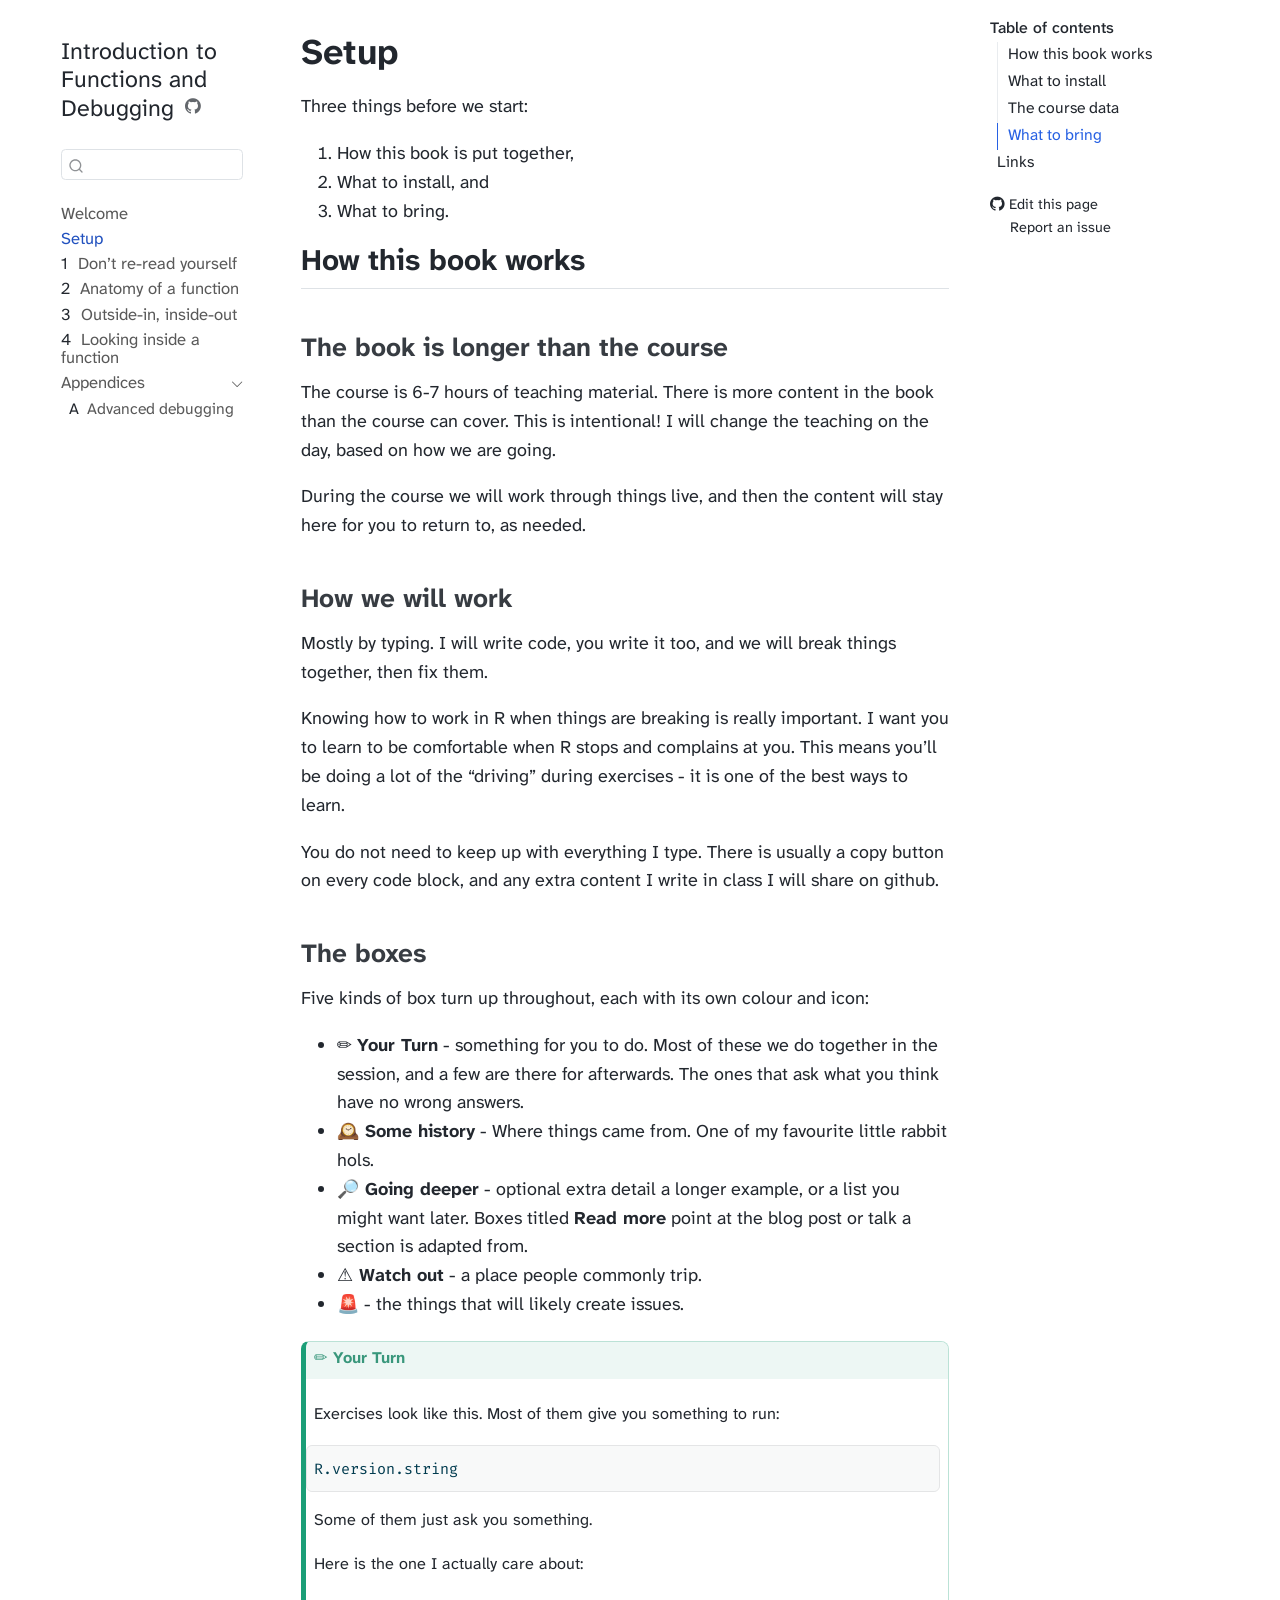
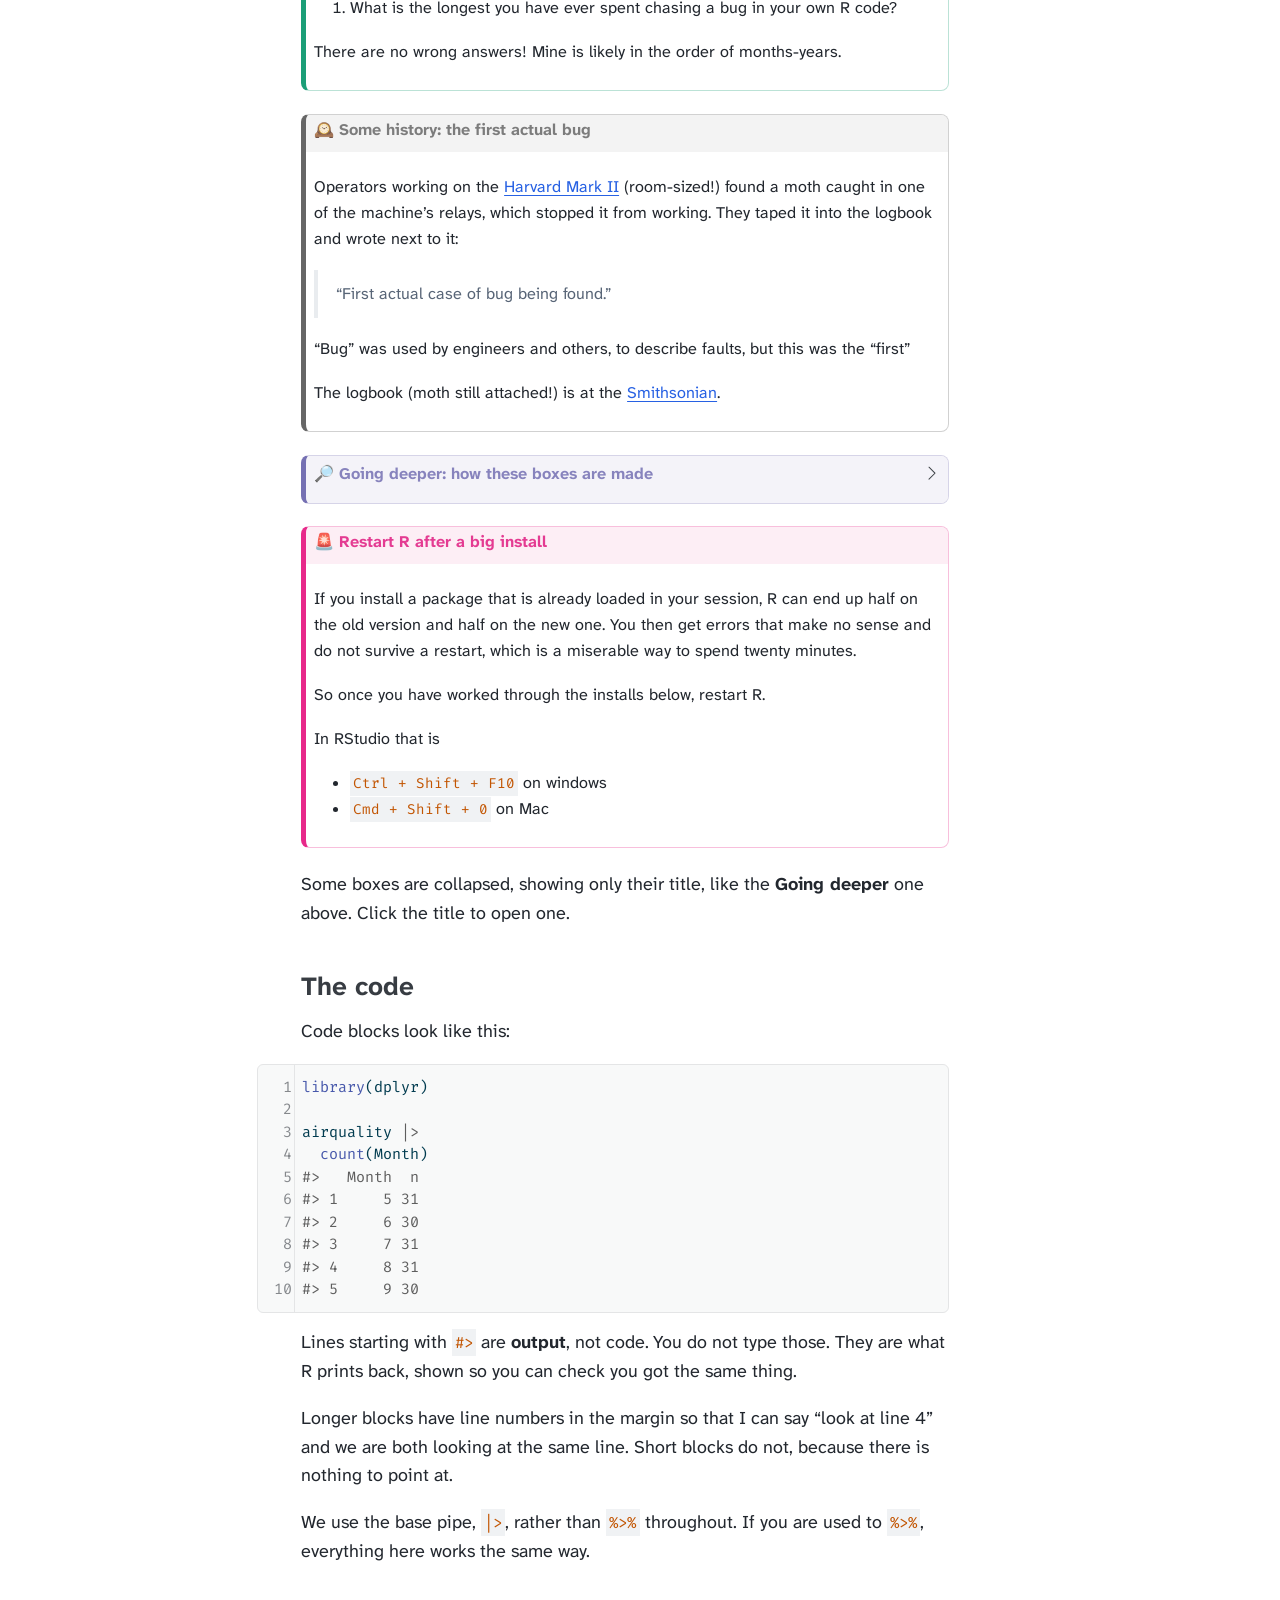
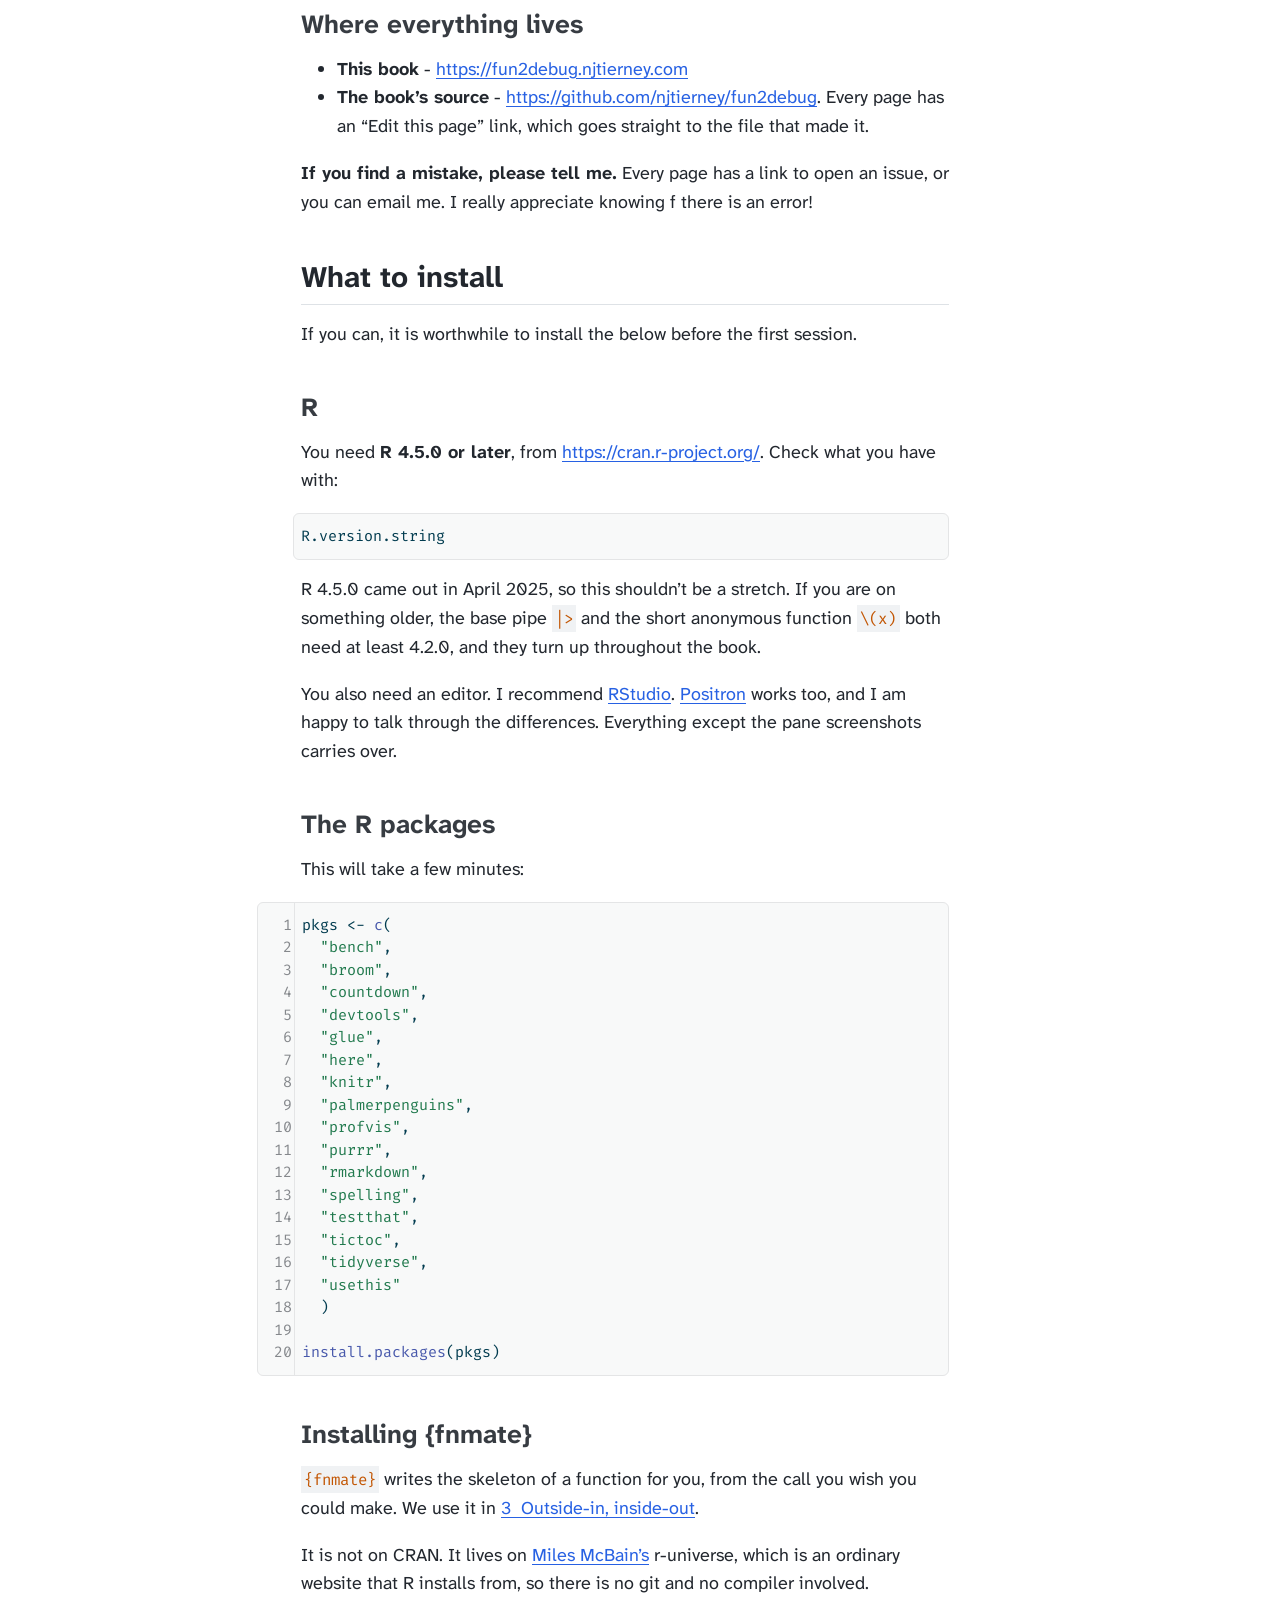
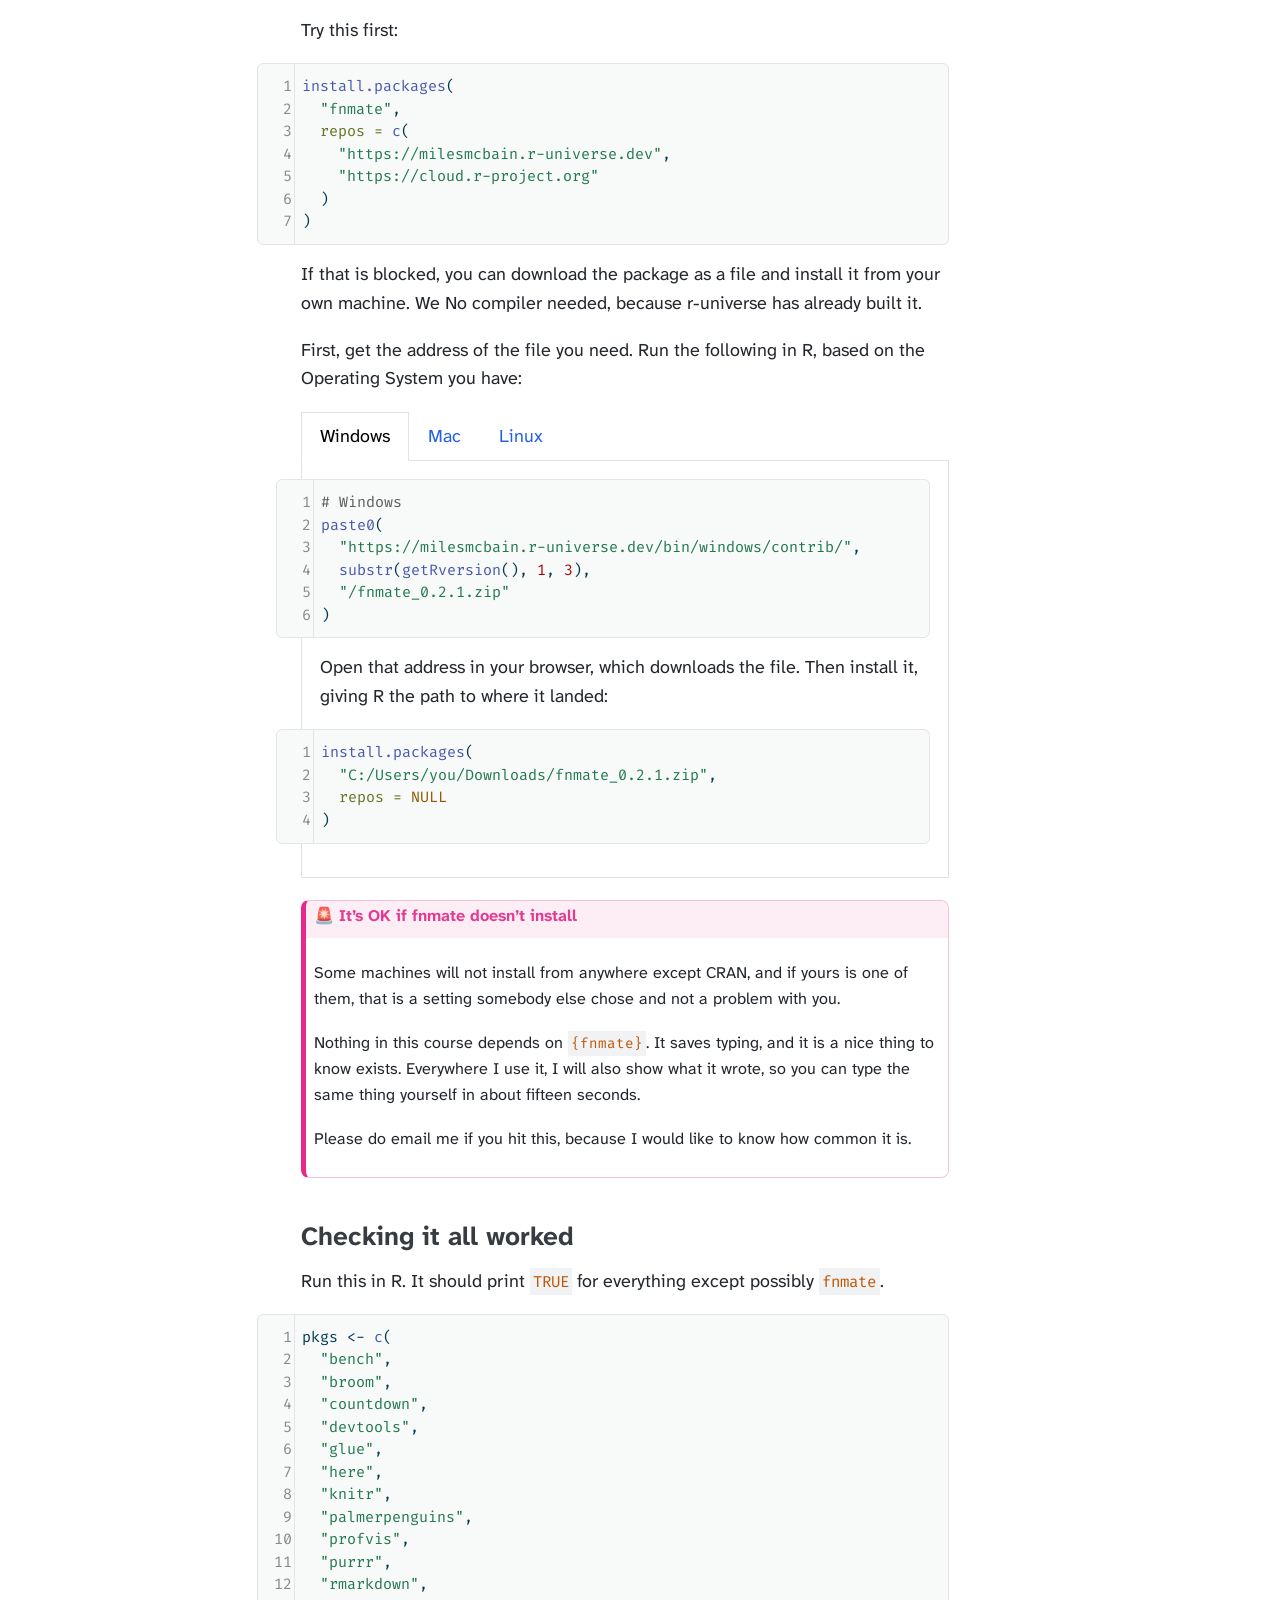
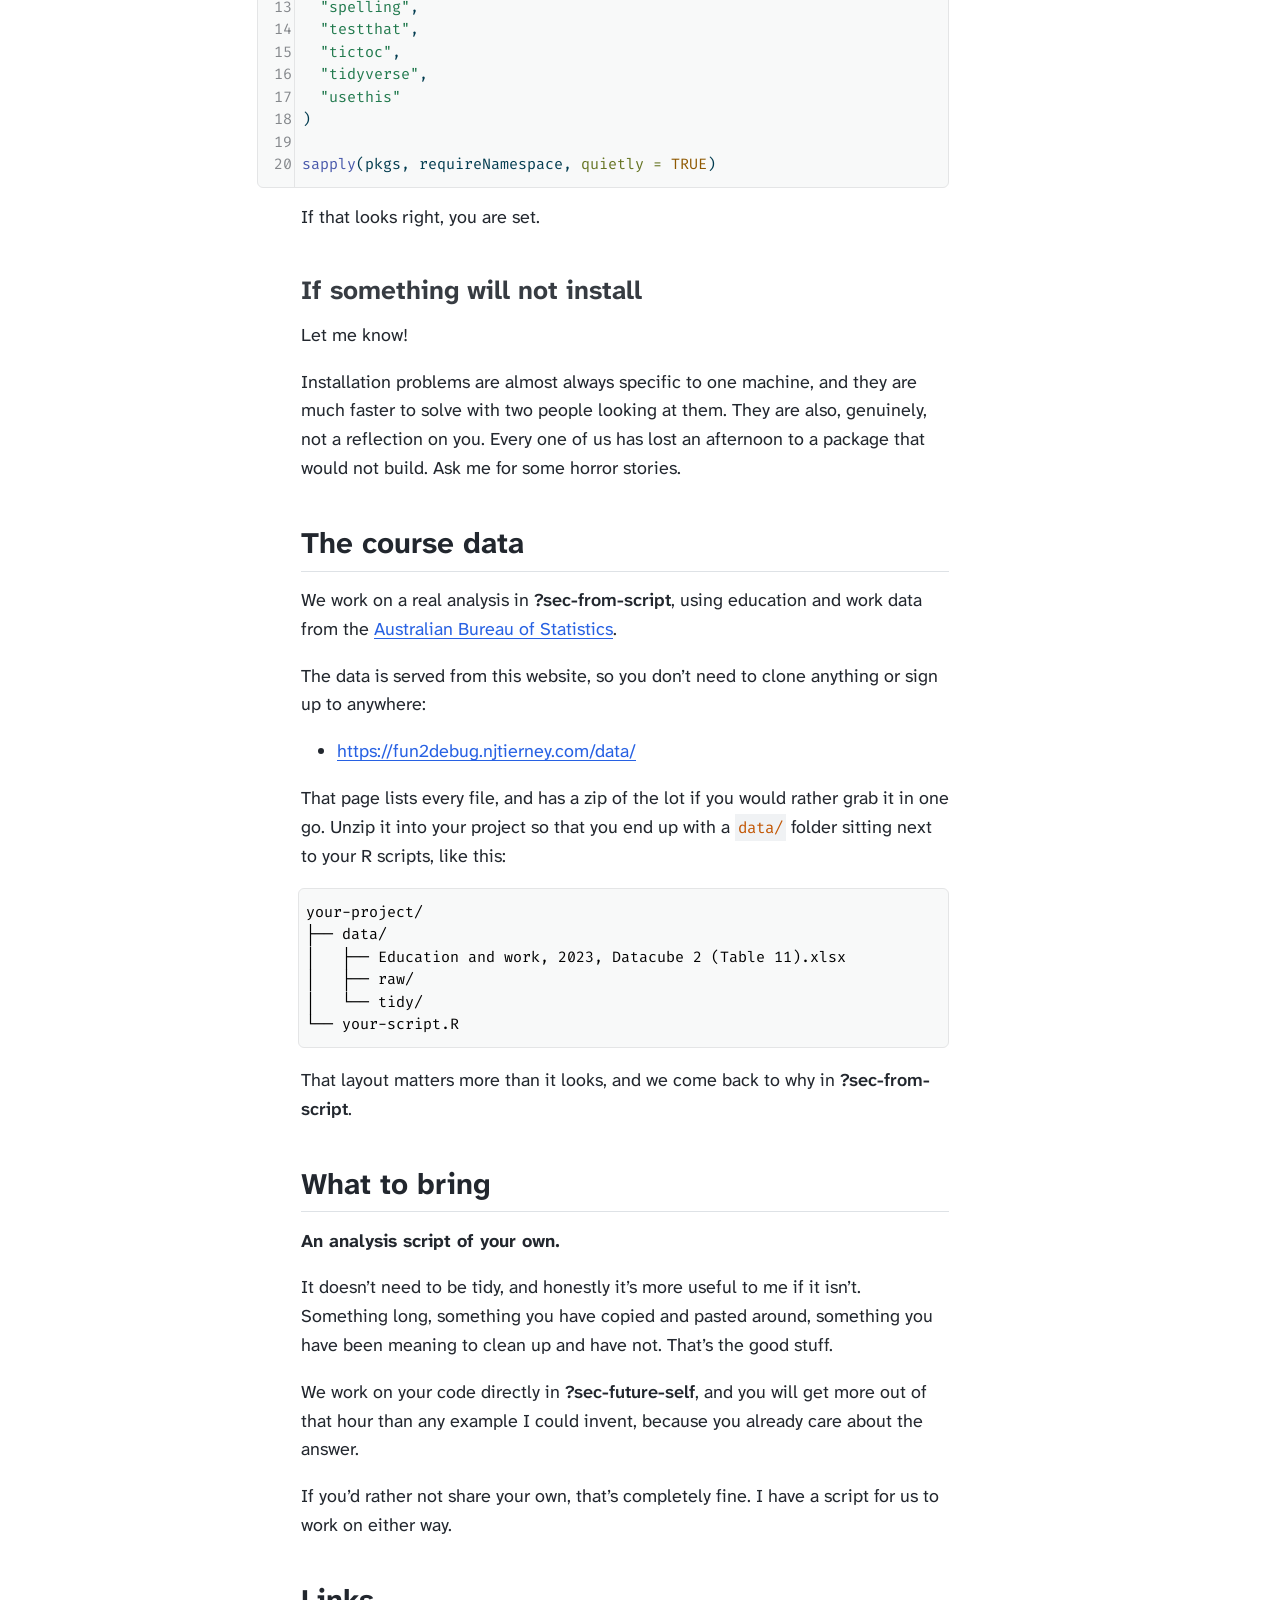
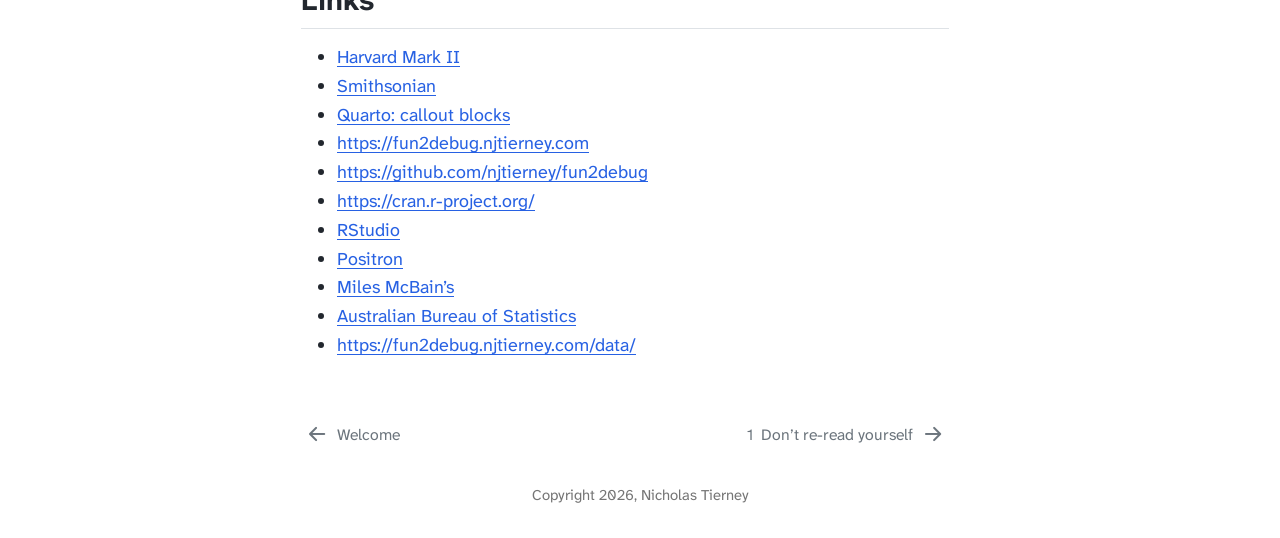
<file: setup.html>
<!DOCTYPE html>
<html xmlns="http://www.w3.org/1999/xhtml" lang="en" xml:lang="en"><head>

<meta charset="utf-8">
<meta name="generator" content="quarto-1.10.18">

<meta name="viewport" content="width=device-width, initial-scale=1.0, user-scalable=yes">


<title>Setup – Introduction to Functions and Debugging</title>
<style>
/* Default styles provided by pandoc.
** See https://pandoc.org/MANUAL.html#variables-for-html for config info.
*/
span.smallcaps{font-variant: small-caps;}
div.columns{display: flex; gap: 1.5em;}
div.column{flex: auto;}
@media screen {
div.columns{gap: min(4vw, 1.5em);}
div.column{overflow-x: auto;}
}
div.hanging-indent{margin-left: 1.5em; text-indent: -1.5em;}
ul.task-list{list-style: none;}
ul.task-list li input[type="checkbox"] {
  width: 0.8em;
  margin: 0 0.8em 0.2em -1em; /* quarto-specific, see https://github.com/quarto-dev/quarto-cli/issues/4556 */ 
  vertical-align: middle;
}
/* CSS for syntax highlighting */
html { -webkit-text-size-adjust: 100%; }
pre > code.sourceCode { white-space: pre; position: relative; }
pre > code.sourceCode > span { display: inline-block; line-height: 1.25; }
pre > code.sourceCode > span:empty { height: 1.2em; }
.sourceCode { overflow: visible; }
code.sourceCode > span { color: inherit; text-decoration: inherit; }
div.sourceCode { margin: 1em 0; }
pre.sourceCode { margin: 0; }
@media screen {
div.sourceCode { overflow: auto; }
}
@media print {
pre > code.sourceCode { white-space: pre-wrap; }
pre > code.sourceCode > span { text-indent: -5em; padding-left: 5em; }
}
pre.numberSource code
  { counter-reset: source-line 0; }
pre.numberSource code > span
  { position: relative; left: -4em; counter-increment: source-line; }
pre.numberSource code > span > a:first-child::before
  { content: counter(source-line);
    position: relative; left: -1em; text-align: right; vertical-align: baseline;
    border: none; display: inline-block;
    -webkit-touch-callout: none; -webkit-user-select: none;
    -khtml-user-select: none; -moz-user-select: none;
    -ms-user-select: none; user-select: none;
    padding: 0 4px; width: 4em;
  }
pre.numberSource { margin-left: 3em;  padding-left: 4px; }
div.sourceCode
  {   }
@media screen {
pre > code.sourceCode > span > a:first-child::before { text-decoration: underline; }
}
</style>


<script src="site_libs/quarto-nav/quarto-nav.js"></script>
<script src="site_libs/quarto-nav/headroom.min.js"></script>
<script src="site_libs/clipboard/clipboard.min.js"></script>
<script src="site_libs/quarto-search/autocomplete.umd.js"></script>
<script src="site_libs/quarto-search/fuse.min.js"></script>
<script src="site_libs/quarto-search/quarto-search.js"></script>
<meta name="quarto:offset" content="./">
<link href="./dont-re-read-yourself.html" rel="next">
<link href="./index.html" rel="prev">
<script src="site_libs/quarto-html/quarto.js" type="module"></script>
<script src="site_libs/quarto-html/tabsets/tabsets.js" type="module"></script>
<script src="site_libs/quarto-html/popper.min.js"></script>
<script src="site_libs/quarto-html/tippy.umd.min.js"></script>
<script src="site_libs/quarto-html/anchor.min.js"></script>
<link href="site_libs/quarto-html/tippy.css" rel="stylesheet">
<link href="site_libs/quarto-html/quarto-syntax-highlighting-b45b7b0fa9169e986df15f1ef60a279c.css" rel="stylesheet" id="quarto-text-highlighting-styles">
<script src="site_libs/bootstrap/bootstrap.min.js"></script>
<link href="site_libs/bootstrap/bootstrap-icons.css" rel="stylesheet">
<link href="site_libs/bootstrap/bootstrap-13182358bc67e160affdadb17fc670fe.min.css" rel="stylesheet" append-hash="true" id="quarto-bootstrap" data-mode="light">
<script id="quarto-search-options" type="application/json">{
  "location": "sidebar",
  "copy-button": false,
  "collapse-after": 3,
  "panel-placement": "start",
  "type": "textbox",
  "limit": 50,
  "keyboard-shortcut": [
    "f",
    "/",
    "s"
  ],
  "show-item-context": false,
  "language": {
    "search-no-results-text": "No results",
    "search-matching-documents-text": "matching documents",
    "search-copy-link-title": "Copy link to search",
    "search-hide-matches-text": "Hide additional matches",
    "search-more-match-text": "more match in this document",
    "search-more-matches-text": "more matches in this document",
    "search-clear-button-title": "Clear",
    "search-text-placeholder": "",
    "search-detached-cancel-button-title": "Cancel",
    "search-submit-button-title": "Submit",
    "search-label": "Search"
  }
}</script>


</head>

<body class="nav-sidebar floating quarto-light">

<div id="quarto-search-results"></div>
  <header id="quarto-header" class="headroom fixed-top">
  <nav class="quarto-secondary-nav">
    <div class="container-fluid d-flex">
      <button type="button" class="quarto-btn-toggle btn" data-bs-toggle="collapse" role="button" data-bs-target=".quarto-sidebar-collapse-item" aria-controls="quarto-sidebar" aria-expanded="false" aria-label="Toggle sidebar navigation" onclick="if (window.quartoToggleHeadroom) { window.quartoToggleHeadroom(); }">
        <i class="bi bi-layout-text-sidebar-reverse"></i>
      </button>
        <nav class="quarto-page-breadcrumbs" aria-label="breadcrumb"><ol class="breadcrumb"><li class="breadcrumb-item"><a href="./setup.html">Setup</a></li></ol></nav>
        <a class="flex-grow-1" role="navigation" data-bs-toggle="collapse" data-bs-target=".quarto-sidebar-collapse-item" aria-controls="quarto-sidebar" aria-expanded="false" aria-label="Toggle sidebar navigation" onclick="if (window.quartoToggleHeadroom) { window.quartoToggleHeadroom(); }">      
        </a>
      <button type="button" class="btn quarto-search-button" aria-label="Search" onclick="window.quartoOpenSearch();">
        <i class="bi bi-search"></i>
      </button>
    </div>
  </nav>
</header>
<!-- content -->
<div id="quarto-content" class="quarto-container page-columns page-rows-contents page-layout-article">
<!-- sidebar -->
  <nav id="quarto-sidebar" class="sidebar collapse collapse-horizontal quarto-sidebar-collapse-item sidebar-navigation floating overflow-auto">
    <div class="pt-lg-2 mt-2 text-left sidebar-header">
    <div class="sidebar-title mb-0 py-0">
      <a href="./">Introduction to Functions and Debugging</a> 
        <div class="sidebar-tools-main">
    <a href="https://github.com/njtierney/fun2debug" title="Source Code" class="quarto-navigation-tool px-1" aria-label="Source Code"><i class="bi bi-github"></i></a>
</div>
    </div>
      </div>
        <div class="mt-2 flex-shrink-0 align-items-center">
        <div class="sidebar-search">
        <div id="quarto-search" class="" title="Search"></div>
        </div>
        </div>
    <div class="sidebar-menu-container"> 
    <ul class="list-unstyled mt-1">
        <li class="sidebar-item">
  <div class="sidebar-item-container"> 
  <a href="./index.html" class="sidebar-item-text sidebar-link">
 <span class="menu-text">Welcome</span></a>
  </div>
</li>
        <li class="sidebar-item">
  <div class="sidebar-item-container"> 
  <a href="./setup.html" class="sidebar-item-text sidebar-link active">
 <span class="menu-text">Setup</span></a>
  </div>
</li>
        <li class="sidebar-item">
  <div class="sidebar-item-container"> 
  <a href="./dont-re-read-yourself.html" class="sidebar-item-text sidebar-link">
 <span class="menu-text"><span class="chapter-number">1</span>&nbsp; <span class="chapter-title">Don’t re-read yourself</span></span></a>
  </div>
</li>
        <li class="sidebar-item">
  <div class="sidebar-item-container"> 
  <a href="./anatomy-of-a-function.html" class="sidebar-item-text sidebar-link">
 <span class="menu-text"><span class="chapter-number">2</span>&nbsp; <span class="chapter-title">Anatomy of a function</span></span></a>
  </div>
</li>
        <li class="sidebar-item">
  <div class="sidebar-item-container"> 
  <a href="./outside-in-inside-out.html" class="sidebar-item-text sidebar-link">
 <span class="menu-text"><span class="chapter-number">3</span>&nbsp; <span class="chapter-title">Outside-in, inside-out</span></span></a>
  </div>
</li>
        <li class="sidebar-item">
  <div class="sidebar-item-container"> 
  <a href="./looking-inside-a-function.html" class="sidebar-item-text sidebar-link">
 <span class="menu-text"><span class="chapter-number">4</span>&nbsp; <span class="chapter-title">Looking inside a function</span></span></a>
  </div>
</li>
        <li class="sidebar-item sidebar-item-section">
      <div class="sidebar-item-container"> 
            <a class="sidebar-item-text sidebar-link text-start" data-bs-toggle="collapse" data-bs-target="#quarto-sidebar-section-1" role="navigation" aria-expanded="true">
 <span class="menu-text">Appendices</span></a>
          <a class="sidebar-item-toggle text-start" data-bs-toggle="collapse" data-bs-target="#quarto-sidebar-section-1" role="navigation" aria-expanded="true" aria-label="Toggle section">
            <i class="bi bi-chevron-right ms-2"></i>
          </a> 
      </div>
      <ul id="quarto-sidebar-section-1" class="collapse list-unstyled sidebar-section depth1 show">  
          <li class="sidebar-item">
  <div class="sidebar-item-container"> 
  <a href="./advanced-debugging.html" class="sidebar-item-text sidebar-link">
 <span class="menu-text"><span class="chapter-number">A</span>&nbsp; <span class="chapter-title">Advanced debugging</span></span></a>
  </div>
</li>
      </ul>
  </li>
    </ul>
    </div>
</nav>
<div id="quarto-sidebar-glass" class="quarto-sidebar-collapse-item" data-bs-toggle="collapse" data-bs-target=".quarto-sidebar-collapse-item"></div>
<!-- margin-sidebar -->
    <div id="quarto-margin-sidebar" class="sidebar margin-sidebar">
        <nav id="TOC" role="doc-toc" class="toc-active">
    <h2 id="toc-title">Table of contents</h2>
   
  <ul>
  <li><a href="#how-this-book-works" id="toc-how-this-book-works" class="nav-link active" data-scroll-target="#how-this-book-works">How this book works</a>
  <ul class="collapse">
  <li><a href="#the-book-is-longer-than-the-course" id="toc-the-book-is-longer-than-the-course" class="nav-link" data-scroll-target="#the-book-is-longer-than-the-course">The book is longer than the course</a></li>
  <li><a href="#how-we-will-work" id="toc-how-we-will-work" class="nav-link" data-scroll-target="#how-we-will-work">How we will work</a></li>
  <li><a href="#the-boxes" id="toc-the-boxes" class="nav-link" data-scroll-target="#the-boxes">The boxes</a></li>
  <li><a href="#the-code" id="toc-the-code" class="nav-link" data-scroll-target="#the-code">The code</a></li>
  <li><a href="#where-everything-lives" id="toc-where-everything-lives" class="nav-link" data-scroll-target="#where-everything-lives">Where everything lives</a></li>
  </ul></li>
  <li><a href="#what-to-install" id="toc-what-to-install" class="nav-link" data-scroll-target="#what-to-install">What to install</a>
  <ul class="collapse">
  <li><a href="#r" id="toc-r" class="nav-link" data-scroll-target="#r">R</a></li>
  <li><a href="#the-r-packages" id="toc-the-r-packages" class="nav-link" data-scroll-target="#the-r-packages">The R packages</a></li>
  <li><a href="#installing-fnmate" id="toc-installing-fnmate" class="nav-link" data-scroll-target="#installing-fnmate">Installing {fnmate}</a></li>
  <li><a href="#checking-it-all-worked" id="toc-checking-it-all-worked" class="nav-link" data-scroll-target="#checking-it-all-worked">Checking it all worked</a></li>
  <li><a href="#if-something-will-not-install" id="toc-if-something-will-not-install" class="nav-link" data-scroll-target="#if-something-will-not-install">If something will not install</a></li>
  </ul></li>
  <li><a href="#the-course-data" id="toc-the-course-data" class="nav-link" data-scroll-target="#the-course-data">The course data</a></li>
  <li><a href="#what-to-bring" id="toc-what-to-bring" class="nav-link" data-scroll-target="#what-to-bring">What to bring</a></li>
  <li>Links</li>
  </ul>
<div class="toc-actions"><ul><li><a href="https://github.com/njtierney/fun2debug/edit/main/setup.qmd" class="toc-action"><i class="bi bi-github"></i>Edit this page</a></li><li><a href="https://github.com/njtierney/fun2debug/issues/new" class="toc-action"><i class="bi empty"></i>Report an issue</a></li></ul></div></nav>
    </div>
<!-- main -->
<main class="content" id="quarto-document-content">

<header id="title-block-header" class="quarto-title-block default">
<div class="quarto-title">
<h1 class="title"><span id="sec-setup" class="quarto-section-identifier">Setup</span></h1>
</div>



<div class="quarto-title-meta">

    
  
    
  </div>
  


</header>


<p>Three things before we start:</p>
<ol type="1">
<li>How this book is put together,</li>
<li>What to install, and</li>
<li>What to bring.</li>
</ol>
<section id="how-this-book-works" class="level2">
<h2 class="anchored" data-anchor-id="how-this-book-works">How this book works</h2>
<section id="the-book-is-longer-than-the-course" class="level3">
<h3 class="anchored" data-anchor-id="the-book-is-longer-than-the-course">The book is longer than the course</h3>
<p>The course is 6-7 hours of teaching material. There is more content in the book than the course can cover. This is intentional! I will change the teaching on the day, based on how we are going.</p>
<p>During the course we will work through things live, and then the content will stay here for you to return to, as needed.</p>
</section>
<section id="how-we-will-work" class="level3">
<h3 class="anchored" data-anchor-id="how-we-will-work">How we will work</h3>
<p>Mostly by typing. I will write code, you write it too, and we will break things together, then fix them.</p>
<p>Knowing how to work in R when things are breaking is really important. I want you to learn to be comfortable when R stops and complains at you. This means you’ll be doing a lot of the “driving” during exercises - it is one of the best ways to learn.</p>
<p>You do not need to keep up with everything I type. There is usually a copy button on every code block, and any extra content I write in class I will share on github.</p>
</section>
<section id="the-boxes" class="level3">
<h3 class="anchored" data-anchor-id="the-boxes">The boxes</h3>
<p>Five kinds of box turn up throughout, each with its own colour and icon:</p>
<ul>
<li><strong>✏️ Your Turn</strong> - something for you to do. Most of these we do together in the session, and a few are there for afterwards. The ones that ask what you think have no wrong answers.</li>
<li><strong>🕰️ Some history</strong> - Where things came from. One of my favourite little rabbit hols.</li>
<li><strong>🔎 Going deeper</strong> - optional extra detail a longer example, or a list you might want later. Boxes titled <strong>Read more</strong> point at the blog post or talk a section is adapted from.</li>
<li><strong>⚠️ Watch out</strong> - a place people commonly trip.</li>
<li><strong>🚨</strong> - the things that will likely create issues.</li>
</ul>
<div class="callout callout-style-default callout-note callout-titled" title="Your Turn">
<div class="callout-header d-flex align-content-center">
<div class="callout-icon-container">
<i class="callout-icon"></i>
</div>
<div class="callout-title-container flex-fill">
<span class="screen-reader-only">Note</span>Your Turn
</div>
</div>
<div class="callout-body-container callout-body">
<p>Exercises look like this. Most of them give you something to run:</p>
<div class="code-copy-outer-scaffold"><div class="sourceCode" id="cb1"><pre class="sourceCode numberSource r number-lines code-with-copy"><code class="sourceCode r"><span id="cb1-1"><a href="#cb1-1" aria-label="1"></a>R.version.string</span></code></pre></div><button title="Copy to Clipboard" class="code-copy-button"><i class="bi"></i></button></div>
<p>Some of them just ask you something.</p>
<p>Here is the one I actually care about:</p>
<ol type="1">
<li>What is the longest you have ever spent chasing a bug in your own R code?</li>
</ol>
<p>There are no wrong answers! Mine is likely in the order of months-years.</p>
</div>
</div>
<div class="callout callout-style-default callout-caution callout-titled" title="Some history: the first actual bug">
<div class="callout-header d-flex align-content-center">
<div class="callout-icon-container">
<i class="callout-icon"></i>
</div>
<div class="callout-title-container flex-fill">
<span class="screen-reader-only">Caution</span>Some history: the first actual bug
</div>
</div>
<div class="callout-body-container callout-body">
<p>Operators working on the <a href="https://en.wikipedia.org/wiki/Harvard_Mark_II">Harvard Mark II</a> (room-sized!) found a moth caught in one of the machine’s relays, which stopped it from working. They taped it into the logbook and wrote next to it:</p>
<blockquote class="blockquote">
<p>“First actual case of bug being found.”</p>
</blockquote>
<p>“Bug” was used by engineers and others, to describe faults, but this was the “first”</p>
<p>The logbook (moth still attached!) is at the <a href="https://americanhistory.si.edu/collections/object/nmah_334663">Smithsonian</a>.</p>
</div>
</div>
<div class="callout callout-style-default callout-tip callout-titled" title="Going deeper: how these boxes are made">
<div class="callout-header d-flex align-content-center collapsed" data-bs-toggle="collapse" data-bs-target=".callout-3-contents" aria-controls="callout-3" aria-expanded="false" aria-label="Toggle callout">
<div class="callout-icon-container">
<i class="callout-icon"></i>
</div>
<div class="callout-title-container flex-fill">
<span class="screen-reader-only">Tip</span>Going deeper: how these boxes are made
</div>
<div class="callout-btn-toggle d-inline-block border-0 py-1 ps-1 pe-0 float-end"><i class="callout-toggle"></i></div>
</div>
<div id="callout-3" class="callout-3-contents callout-collapse collapse">
<div class="callout-body-container callout-body">
<p>You just clicked this - that is the collapsing demonstrated.</p>
<p>These are Quarto callouts, and there is nothing clever going on. Each one is a fenced div with a class on it:</p>
<div class="code-copy-outer-scaffold"><div class="sourceCode" id="cb2"><pre class="sourceCode numberSource markdown number-lines code-with-copy"><code class="sourceCode markdown"><span id="cb2-1"><a href="#cb2-1" aria-label="1"></a>::: {.callout-note title="Your Turn"}</span>
<span id="cb2-2"><a href="#cb2-2" aria-label="2"></a></span>
<span id="cb2-3"><a href="#cb2-3" aria-label="3"></a>Something for you to do.</span>
<span id="cb2-4"><a href="#cb2-4" aria-label="4"></a></span>
<span id="cb2-5"><a href="#cb2-5" aria-label="5"></a>:::</span></code></pre></div><button title="Copy to Clipboard" class="code-copy-button"><i class="bi"></i></button></div>
<p>The colours and the icons come from a stylesheet in the book’s repo, not from Quarto. If you want them in your own work, the docs are at <a href="https://quarto.org/docs/authoring/callouts.html">Quarto: callout blocks</a>.</p>
</div>
</div>
</div>
<div class="callout callout-style-default callout-important callout-titled" title="Restart R after a big install">
<div class="callout-header d-flex align-content-center">
<div class="callout-icon-container">
<i class="callout-icon"></i>
</div>
<div class="callout-title-container flex-fill">
<span class="screen-reader-only">Important</span>Restart R after a big install
</div>
</div>
<div class="callout-body-container callout-body">
<p>If you install a package that is already loaded in your session, R can end up half on the old version and half on the new one. You then get errors that make no sense and do not survive a restart, which is a miserable way to spend twenty minutes.</p>
<p>So once you have worked through the installs below, restart R.</p>
<p>In RStudio that is</p>
<ul>
<li><code>Ctrl + Shift + F10</code> on windows</li>
<li><code>Cmd + Shift + 0</code> on Mac</li>
</ul>
</div>
</div>
<p>Some boxes are collapsed, showing only their title, like the <strong>Going deeper</strong> one above. Click the title to open one.</p>
</section>
<section id="the-code" class="level3">
<h3 class="anchored" data-anchor-id="the-code">The code</h3>
<p>Code blocks look like this:</p>
<div class="code-copy-outer-scaffold"><div class="sourceCode" id="cb3"><pre class="sourceCode numberSource r number-lines code-with-copy"><code class="sourceCode r"><span id="cb3-1"><a href="#cb3-1" aria-label="1"></a><span class="fu">library</span>(dplyr)</span>
<span id="cb3-2"><a href="#cb3-2" aria-label="2"></a></span>
<span id="cb3-3"><a href="#cb3-3" aria-label="3"></a>airquality <span class="sc">|&gt;</span></span>
<span id="cb3-4"><a href="#cb3-4" aria-label="4"></a>  <span class="fu">count</span>(Month)</span>
<span id="cb3-5"><a href="#cb3-5" aria-label="5"></a><span class="co">#&gt;   Month  n</span></span>
<span id="cb3-6"><a href="#cb3-6" aria-label="6"></a><span class="co">#&gt; 1     5 31</span></span>
<span id="cb3-7"><a href="#cb3-7" aria-label="7"></a><span class="co">#&gt; 2     6 30</span></span>
<span id="cb3-8"><a href="#cb3-8" aria-label="8"></a><span class="co">#&gt; 3     7 31</span></span>
<span id="cb3-9"><a href="#cb3-9" aria-label="9"></a><span class="co">#&gt; 4     8 31</span></span>
<span id="cb3-10"><a href="#cb3-10" aria-label="10"></a><span class="co">#&gt; 5     9 30</span></span></code></pre></div><button title="Copy to Clipboard" class="code-copy-button"><i class="bi"></i></button></div>
<p>Lines starting with <code>#&gt;</code> are <strong>output</strong>, not code. You do not type those. They are what R prints back, shown so you can check you got the same thing.</p>
<p>Longer blocks have line numbers in the margin so that I can say “look at line 4” and we are both looking at the same line. Short blocks do not, because there is nothing to point at.</p>
<p>We use the base pipe, <code>|&gt;</code>, rather than <code>%&gt;%</code> throughout. If you are used to <code>%&gt;%</code>, everything here works the same way.</p>
</section>
<section id="where-everything-lives" class="level3">
<h3 class="anchored" data-anchor-id="where-everything-lives">Where everything lives</h3>
<ul>
<li><strong>This book</strong> - <a href="https://fun2debug.njtierney.com" class="uri">https://fun2debug.njtierney.com</a></li>
<li><strong>The book’s source</strong> - <a href="https://github.com/njtierney/fun2debug" class="uri">https://github.com/njtierney/fun2debug</a>. Every page has an “Edit this page” link, which goes straight to the file that made it.</li>
</ul>
<p><strong>If you find a mistake, please tell me.</strong> Every page has a link to open an issue, or you can email me. I really appreciate knowing f there is an error!</p>
</section>
</section>
<section id="what-to-install" class="level2">
<h2 class="anchored" data-anchor-id="what-to-install">What to install</h2>
<p>If you can, it is worthwhile to install the below before the first session.</p>
<section id="r" class="level3">
<h3 class="anchored" data-anchor-id="r">R</h3>
<p>You need <strong>R 4.5.0 or later</strong>, from <a href="https://cran.r-project.org/" class="uri">https://cran.r-project.org/</a>. Check what you have with:</p>
<div class="code-copy-outer-scaffold"><div class="sourceCode" id="cb4"><pre class="sourceCode numberSource r number-lines code-with-copy"><code class="sourceCode r"><span id="cb4-1"><a href="#cb4-1" aria-label="1"></a>R.version.string</span></code></pre></div><button title="Copy to Clipboard" class="code-copy-button"><i class="bi"></i></button></div>
<p>R 4.5.0 came out in April 2025, so this shouldn’t be a stretch. If you are on something older, the base pipe <code>|&gt;</code> and the short anonymous function <code>\(x)</code> both need at least 4.2.0, and they turn up throughout the book.</p>
<p>You also need an editor. I recommend <a href="https://posit.co/download/rstudio-desktop/">RStudio</a>. <a href="https://positron.posit.co/">Positron</a> works too, and I am happy to talk through the differences. Everything except the pane screenshots carries over.</p>
</section>
<section id="the-r-packages" class="level3">
<h3 class="anchored" data-anchor-id="the-r-packages">The R packages</h3>
<p>This will take a few minutes:</p>
<div class="code-copy-outer-scaffold"><div class="sourceCode" id="cb5"><pre class="sourceCode numberSource r number-lines code-with-copy"><code class="sourceCode r"><span id="cb5-1"><a href="#cb5-1" aria-label="1"></a>pkgs <span class="ot">&lt;-</span> <span class="fu">c</span>(</span>
<span id="cb5-2"><a href="#cb5-2" aria-label="2"></a>  <span class="st">"bench"</span>,</span>
<span id="cb5-3"><a href="#cb5-3" aria-label="3"></a>  <span class="st">"broom"</span>,</span>
<span id="cb5-4"><a href="#cb5-4" aria-label="4"></a>  <span class="st">"countdown"</span>,</span>
<span id="cb5-5"><a href="#cb5-5" aria-label="5"></a>  <span class="st">"devtools"</span>,</span>
<span id="cb5-6"><a href="#cb5-6" aria-label="6"></a>  <span class="st">"glue"</span>,</span>
<span id="cb5-7"><a href="#cb5-7" aria-label="7"></a>  <span class="st">"here"</span>,</span>
<span id="cb5-8"><a href="#cb5-8" aria-label="8"></a>  <span class="st">"knitr"</span>,</span>
<span id="cb5-9"><a href="#cb5-9" aria-label="9"></a>  <span class="st">"palmerpenguins"</span>,</span>
<span id="cb5-10"><a href="#cb5-10" aria-label="10"></a>  <span class="st">"profvis"</span>,</span>
<span id="cb5-11"><a href="#cb5-11" aria-label="11"></a>  <span class="st">"purrr"</span>,</span>
<span id="cb5-12"><a href="#cb5-12" aria-label="12"></a>  <span class="st">"rmarkdown"</span>,</span>
<span id="cb5-13"><a href="#cb5-13" aria-label="13"></a>  <span class="st">"spelling"</span>,</span>
<span id="cb5-14"><a href="#cb5-14" aria-label="14"></a>  <span class="st">"testthat"</span>,</span>
<span id="cb5-15"><a href="#cb5-15" aria-label="15"></a>  <span class="st">"tictoc"</span>,</span>
<span id="cb5-16"><a href="#cb5-16" aria-label="16"></a>  <span class="st">"tidyverse"</span>,</span>
<span id="cb5-17"><a href="#cb5-17" aria-label="17"></a>  <span class="st">"usethis"</span></span>
<span id="cb5-18"><a href="#cb5-18" aria-label="18"></a>  )</span>
<span id="cb5-19"><a href="#cb5-19" aria-label="19"></a>  </span>
<span id="cb5-20"><a href="#cb5-20" aria-label="20"></a><span class="fu">install.packages</span>(pkgs)</span></code></pre></div><button title="Copy to Clipboard" class="code-copy-button"><i class="bi"></i></button></div>
</section>
<section id="installing-fnmate" class="level3">
<h3 class="anchored" data-anchor-id="installing-fnmate">Installing {fnmate}</h3>
<p><code>{fnmate}</code> writes the skeleton of a function for you, from the call you wish you could make. We use it in <a href="outside-in-inside-out.html" class="quarto-xref"><span>3&nbsp; Outside-in, inside-out</span></a>.</p>
<p>It is not on CRAN. It lives on <a href="https://milesmcbain.xyz">Miles McBain’s</a> r-universe, which is an ordinary website that R installs from, so there is no git and no compiler involved.</p>
<p>Try this first:</p>
<div class="code-copy-outer-scaffold"><div class="sourceCode" id="cb6"><pre class="sourceCode numberSource r number-lines code-with-copy"><code class="sourceCode r"><span id="cb6-1"><a href="#cb6-1" aria-label="1"></a><span class="fu">install.packages</span>(</span>
<span id="cb6-2"><a href="#cb6-2" aria-label="2"></a>  <span class="st">"fnmate"</span>,</span>
<span id="cb6-3"><a href="#cb6-3" aria-label="3"></a>  <span class="at">repos =</span> <span class="fu">c</span>(</span>
<span id="cb6-4"><a href="#cb6-4" aria-label="4"></a>    <span class="st">"https://milesmcbain.r-universe.dev"</span>,</span>
<span id="cb6-5"><a href="#cb6-5" aria-label="5"></a>    <span class="st">"https://cloud.r-project.org"</span></span>
<span id="cb6-6"><a href="#cb6-6" aria-label="6"></a>  )</span>
<span id="cb6-7"><a href="#cb6-7" aria-label="7"></a>)</span></code></pre></div><button title="Copy to Clipboard" class="code-copy-button"><i class="bi"></i></button></div>
<p>If that is blocked, you can download the package as a file and install it from your own machine. We No compiler needed, because r-universe has already built it.</p>
<p>First, get the address of the file you need. Run the following in R, based on the Operating System you have:</p>
<div class="tabset-margin-container"></div><div class="panel-tabset">
<ul class="nav nav-tabs" role="tablist"><li class="nav-item" role="presentation"><a class="nav-link active" id="tabset-1-1-tab" data-bs-toggle="tab" data-bs-target="#tabset-1-1" role="tab" aria-controls="tabset-1-1" aria-selected="true" href="">Windows</a></li><li class="nav-item" role="presentation"><a class="nav-link" id="tabset-1-2-tab" data-bs-toggle="tab" data-bs-target="#tabset-1-2" role="tab" aria-controls="tabset-1-2" aria-selected="false" href="">Mac</a></li><li class="nav-item" role="presentation"><a class="nav-link" id="tabset-1-3-tab" data-bs-toggle="tab" data-bs-target="#tabset-1-3" role="tab" aria-controls="tabset-1-3" aria-selected="false" href="">Linux</a></li></ul>
<div class="tab-content">
<div id="tabset-1-1" class="tab-pane active" role="tabpanel" aria-labelledby="tabset-1-1-tab">
<div class="code-copy-outer-scaffold"><div class="sourceCode" id="cb7"><pre class="sourceCode numberSource r number-lines code-with-copy"><code class="sourceCode r"><span id="cb7-1"><a href="#cb7-1" aria-label="1"></a><span class="co"># Windows</span></span>
<span id="cb7-2"><a href="#cb7-2" aria-label="2"></a><span class="fu">paste0</span>(</span>
<span id="cb7-3"><a href="#cb7-3" aria-label="3"></a>  <span class="st">"https://milesmcbain.r-universe.dev/bin/windows/contrib/"</span>,</span>
<span id="cb7-4"><a href="#cb7-4" aria-label="4"></a>  <span class="fu">substr</span>(<span class="fu">getRversion</span>(), <span class="dv">1</span>, <span class="dv">3</span>),</span>
<span id="cb7-5"><a href="#cb7-5" aria-label="5"></a>  <span class="st">"/fnmate_0.2.1.zip"</span></span>
<span id="cb7-6"><a href="#cb7-6" aria-label="6"></a>)</span></code></pre></div><button title="Copy to Clipboard" class="code-copy-button"><i class="bi"></i></button></div>
<p>Open that address in your browser, which downloads the file. Then install it, giving R the path to where it landed:</p>
<div class="code-copy-outer-scaffold"><div class="sourceCode" id="cb8"><pre class="sourceCode numberSource r number-lines code-with-copy"><code class="sourceCode r"><span id="cb8-1"><a href="#cb8-1" aria-label="1"></a><span class="fu">install.packages</span>(</span>
<span id="cb8-2"><a href="#cb8-2" aria-label="2"></a>  <span class="st">"C:/Users/you/Downloads/fnmate_0.2.1.zip"</span>,</span>
<span id="cb8-3"><a href="#cb8-3" aria-label="3"></a>  <span class="at">repos =</span> <span class="cn">NULL</span></span>
<span id="cb8-4"><a href="#cb8-4" aria-label="4"></a>)</span></code></pre></div><button title="Copy to Clipboard" class="code-copy-button"><i class="bi"></i></button></div>
</div>
<div id="tabset-1-2" class="tab-pane" role="tabpanel" aria-labelledby="tabset-1-2-tab">
<div class="code-copy-outer-scaffold"><div class="sourceCode" id="cb9"><pre class="sourceCode numberSource r number-lines code-with-copy"><code class="sourceCode r"><span id="cb9-1"><a href="#cb9-1" aria-label="1"></a>arch <span class="ot">&lt;-</span> <span class="cf">if</span> (R.version<span class="sc">$</span>arch <span class="sc">==</span> <span class="st">"aarch64"</span>) <span class="st">"big-sur-arm64"</span> <span class="cf">else</span> <span class="st">"big-sur-x86_64"</span></span>
<span id="cb9-2"><a href="#cb9-2" aria-label="2"></a></span>
<span id="cb9-3"><a href="#cb9-3" aria-label="3"></a><span class="fu">paste0</span>(</span>
<span id="cb9-4"><a href="#cb9-4" aria-label="4"></a>  <span class="st">"https://milesmcbain.r-universe.dev/bin/macosx/"</span>, arch, <span class="st">"/contrib/"</span>,</span>
<span id="cb9-5"><a href="#cb9-5" aria-label="5"></a>  <span class="fu">substr</span>(<span class="fu">getRversion</span>(), <span class="dv">1</span>, <span class="dv">3</span>),</span>
<span id="cb9-6"><a href="#cb9-6" aria-label="6"></a>  <span class="st">"/fnmate_0.2.1.tgz"</span></span>
<span id="cb9-7"><a href="#cb9-7" aria-label="7"></a>)</span></code></pre></div><button title="Copy to Clipboard" class="code-copy-button"><i class="bi"></i></button></div>
<p>Then</p>
<div class="code-copy-outer-scaffold"><div class="sourceCode" id="cb10"><pre class="sourceCode numberSource r number-lines code-with-copy"><code class="sourceCode r"><span id="cb10-1"><a href="#cb10-1" aria-label="1"></a><span class="fu">install.packages</span>(<span class="st">"~/Downloads/fnmate_0.2.1.tgz"</span>, <span class="at">repos =</span> <span class="cn">NULL</span>)</span></code></pre></div><button title="Copy to Clipboard" class="code-copy-button"><i class="bi"></i></button></div>
</div>
<div id="tabset-1-3" class="tab-pane" role="tabpanel" aria-labelledby="tabset-1-3-tab">
<p>On Linux there is no binary, so you want the source and a working toolchain, which you have almost certainly already got:</p>
<div class="code-copy-outer-scaffold"><div class="sourceCode" id="cb11"><pre class="sourceCode numberSource r number-lines code-with-copy"><code class="sourceCode r"><span id="cb11-1"><a href="#cb11-1" aria-label="1"></a><span class="fu">install.packages</span>(</span>
<span id="cb11-2"><a href="#cb11-2" aria-label="2"></a>  <span class="st">"https://milesmcbain.r-universe.dev/src/contrib/fnmate_0.2.1.tar.gz"</span>,</span>
<span id="cb11-3"><a href="#cb11-3" aria-label="3"></a>  <span class="at">repos =</span> <span class="cn">NULL</span>,</span>
<span id="cb11-4"><a href="#cb11-4" aria-label="4"></a>  <span class="at">type =</span> <span class="st">"source"</span></span>
<span id="cb11-5"><a href="#cb11-5" aria-label="5"></a>)</span></code></pre></div><button title="Copy to Clipboard" class="code-copy-button"><i class="bi"></i></button></div>
</div>
</div>
</div>
<div class="callout callout-style-default callout-important callout-titled" title="It's OK if fnmate doesn't install">
<div class="callout-header d-flex align-content-center">
<div class="callout-icon-container">
<i class="callout-icon"></i>
</div>
<div class="callout-title-container flex-fill">
<span class="screen-reader-only">Important</span>It’s OK if fnmate doesn’t install
</div>
</div>
<div class="callout-body-container callout-body">
<p>Some machines will not install from anywhere except CRAN, and if yours is one of them, that is a setting somebody else chose and not a problem with you.</p>
<p>Nothing in this course depends on <code>{fnmate}</code>. It saves typing, and it is a nice thing to know exists. Everywhere I use it, I will also show what it wrote, so you can type the same thing yourself in about fifteen seconds.</p>
<p>Please do email me if you hit this, because I would like to know how common it is.</p>
</div>
</div>
</section>
<section id="checking-it-all-worked" class="level3">
<h3 class="anchored" data-anchor-id="checking-it-all-worked">Checking it all worked</h3>
<p>Run this in R. It should print <code>TRUE</code> for everything except possibly <code>fnmate</code>.</p>
<div class="code-copy-outer-scaffold"><div class="sourceCode" id="cb12"><pre class="sourceCode numberSource r number-lines code-with-copy"><code class="sourceCode r"><span id="cb12-1"><a href="#cb12-1" aria-label="1"></a>pkgs <span class="ot">&lt;-</span> <span class="fu">c</span>(</span>
<span id="cb12-2"><a href="#cb12-2" aria-label="2"></a>  <span class="st">"bench"</span>,</span>
<span id="cb12-3"><a href="#cb12-3" aria-label="3"></a>  <span class="st">"broom"</span>,</span>
<span id="cb12-4"><a href="#cb12-4" aria-label="4"></a>  <span class="st">"countdown"</span>,</span>
<span id="cb12-5"><a href="#cb12-5" aria-label="5"></a>  <span class="st">"devtools"</span>,</span>
<span id="cb12-6"><a href="#cb12-6" aria-label="6"></a>  <span class="st">"glue"</span>,</span>
<span id="cb12-7"><a href="#cb12-7" aria-label="7"></a>  <span class="st">"here"</span>,</span>
<span id="cb12-8"><a href="#cb12-8" aria-label="8"></a>  <span class="st">"knitr"</span>,</span>
<span id="cb12-9"><a href="#cb12-9" aria-label="9"></a>  <span class="st">"palmerpenguins"</span>,</span>
<span id="cb12-10"><a href="#cb12-10" aria-label="10"></a>  <span class="st">"profvis"</span>,</span>
<span id="cb12-11"><a href="#cb12-11" aria-label="11"></a>  <span class="st">"purrr"</span>,</span>
<span id="cb12-12"><a href="#cb12-12" aria-label="12"></a>  <span class="st">"rmarkdown"</span>,</span>
<span id="cb12-13"><a href="#cb12-13" aria-label="13"></a>  <span class="st">"spelling"</span>,</span>
<span id="cb12-14"><a href="#cb12-14" aria-label="14"></a>  <span class="st">"testthat"</span>,</span>
<span id="cb12-15"><a href="#cb12-15" aria-label="15"></a>  <span class="st">"tictoc"</span>,</span>
<span id="cb12-16"><a href="#cb12-16" aria-label="16"></a>  <span class="st">"tidyverse"</span>,</span>
<span id="cb12-17"><a href="#cb12-17" aria-label="17"></a>  <span class="st">"usethis"</span></span>
<span id="cb12-18"><a href="#cb12-18" aria-label="18"></a>)</span>
<span id="cb12-19"><a href="#cb12-19" aria-label="19"></a></span>
<span id="cb12-20"><a href="#cb12-20" aria-label="20"></a><span class="fu">sapply</span>(pkgs, requireNamespace, <span class="at">quietly =</span> <span class="cn">TRUE</span>)</span></code></pre></div><button title="Copy to Clipboard" class="code-copy-button"><i class="bi"></i></button></div>
<p>If that looks right, you are set.</p>
</section>
<section id="if-something-will-not-install" class="level3">
<h3 class="anchored" data-anchor-id="if-something-will-not-install">If something will not install</h3>
<p>Let me know!</p>
<p>Installation problems are almost always specific to one machine, and they are much faster to solve with two people looking at them. They are also, genuinely, not a reflection on you. Every one of us has lost an afternoon to a package that would not build. Ask me for some horror stories.</p>
</section>
</section>
<section id="the-course-data" class="level2">
<h2 class="anchored" data-anchor-id="the-course-data">The course data</h2>
<p>We work on a real analysis in <span class="quarto-unresolved-ref">?sec-from-script</span>, using education and work data from the <a href="https://www.abs.gov.au/statistics/people/education/education-and-work-australia/latest-release">Australian Bureau of Statistics</a>.</p>
<p>The data is served from this website, so you don’t need to clone anything or sign up to anywhere:</p>
<ul>
<li><a href="https://fun2debug.njtierney.com/data/" class="uri">https://fun2debug.njtierney.com/data/</a></li>
</ul>
<p>That page lists every file, and has a zip of the lot if you would rather grab it in one go. Unzip it into your project so that you end up with a <code>data/</code> folder sitting next to your R scripts, like this:</p>
<pre><code>your-project/
├── data/
│   ├── Education and work, 2023, Datacube 2 (Table 11).xlsx
│   ├── raw/
│   └── tidy/
└── your-script.R</code></pre>
<p>That layout matters more than it looks, and we come back to why in <span class="quarto-unresolved-ref">?sec-from-script</span>.</p>
</section>
<section id="what-to-bring" class="level2">
<h2 class="anchored" data-anchor-id="what-to-bring">What to bring</h2>
<p><strong>An analysis script of your own.</strong></p>
<p>It doesn’t need to be tidy, and honestly it’s more useful to me if it isn’t. Something long, something you have copied and pasted around, something you have been meaning to clean up and have not. That’s the good stuff.</p>
<p>We work on your code directly in <span class="quarto-unresolved-ref">?sec-future-self</span>, and you will get more out of that hour than any example I could invent, because you already care about the answer.</p>
<p>If you’d rather not share your own, that’s completely fine. I have a script for us to work on either way.</p>


</section>
<section class="level2 unnumbered">
<h2 class="unnumbered anchored" data-anchor-id="">Links</h2>
<ul>
<li><a href="https://en.wikipedia.org/wiki/Harvard_Mark_II">Harvard Mark II</a></li>
<li><a href="https://americanhistory.si.edu/collections/object/nmah_334663">Smithsonian</a></li>
<li><a href="https://quarto.org/docs/authoring/callouts.html">Quarto: callout blocks</a></li>
<li><a href="https://fun2debug.njtierney.com" class="uri">https://fun2debug.njtierney.com</a></li>
<li><a href="https://github.com/njtierney/fun2debug" class="uri">https://github.com/njtierney/fun2debug</a></li>
<li><a href="https://cran.r-project.org/" class="uri">https://cran.r-project.org/</a></li>
<li><a href="https://posit.co/download/rstudio-desktop/">RStudio</a></li>
<li><a href="https://positron.posit.co/">Positron</a></li>
<li><a href="https://milesmcbain.xyz">Miles McBain’s</a></li>
<li><a href="https://www.abs.gov.au/statistics/people/education/education-and-work-australia/latest-release">Australian Bureau of Statistics</a></li>
<li><a href="https://fun2debug.njtierney.com/data/" class="uri">https://fun2debug.njtierney.com/data/</a></li>
</ul>
</section>

</main> <!-- /main -->
<script id="quarto-html-after-body" type="application/javascript">
  window.document.addEventListener("DOMContentLoaded", function (event) {
    const icon = "";
    const anchorJS = new window.AnchorJS();
    anchorJS.options = {
      placement: 'right',
      icon: icon
    };
    anchorJS.add('.anchored');
    const isCodeAnnotation = (el) => {
      for (const clz of el.classList) {
        if (clz.startsWith('code-annotation-')) {                     
          return true;
        }
      }
      return false;
    }
    const onCopySuccess = function(e) {
      // button target
      const button = e.trigger;
      // don't keep focus
      button.blur();
      // flash "checked"
      button.classList.add('code-copy-button-checked');
      var currentTitle = button.getAttribute("title");
      button.setAttribute("title", "Copied!");
      let tooltip;
      if (window.bootstrap) {
        button.setAttribute("data-bs-toggle", "tooltip");
        button.setAttribute("data-bs-placement", "left");
        button.setAttribute("data-bs-title", "Copied!");
        tooltip = new bootstrap.Tooltip(button, 
          { trigger: "manual", 
            customClass: "code-copy-button-tooltip",
            offset: [0, -8]});
        tooltip.show();    
      }
      setTimeout(function() {
        if (tooltip) {
          tooltip.hide();
          button.removeAttribute("data-bs-title");
          button.removeAttribute("data-bs-toggle");
          button.removeAttribute("data-bs-placement");
        }
        button.setAttribute("title", currentTitle);
        button.classList.remove('code-copy-button-checked');
      }, 1000);
      // clear code selection
      e.clearSelection();
    }
    const getTextToCopy = function(trigger) {
      const outerScaffold = trigger.parentElement.cloneNode(true);
      const codeEl = outerScaffold.querySelector('code');
      for (const childEl of codeEl.children) {
        if (isCodeAnnotation(childEl)) {
          childEl.remove();
        }
      }
      return codeEl.innerText;
    }
    const clipboard = new window.ClipboardJS('.code-copy-button:not([data-in-quarto-modal])', {
      text: getTextToCopy
    });
    clipboard.on('success', onCopySuccess);
    if (window.document.getElementById('quarto-embedded-source-code-modal')) {
      const clipboardModal = new window.ClipboardJS('.code-copy-button[data-in-quarto-modal]', {
        text: getTextToCopy,
        container: window.document.getElementById('quarto-embedded-source-code-modal')
      });
      clipboardModal.on('success', onCopySuccess);
    }
      var localhostRegex = new RegExp(/^(?:http|https):\/\/localhost\:?[0-9]*\//);
      var mailtoRegex = new RegExp(/^mailto:/);
        var filterRegex = new RegExp("https:\/\/fun2debug\.njtierney\.com");
      var isInternal = (href) => {
          return filterRegex.test(href) || localhostRegex.test(href) || mailtoRegex.test(href);
      }
      // Inspect non-navigation links and adorn them if external
     var links = window.document.querySelectorAll('a[href]:not(.nav-link):not(.navbar-brand):not(.toc-action):not(.sidebar-link):not(.sidebar-item-toggle):not(.pagination-link):not(.no-external):not([aria-hidden]):not(.dropdown-item):not(.quarto-navigation-tool):not(.about-link)');
      for (var i=0; i<links.length; i++) {
        const link = links[i];
        if (!isInternal(link.href)) {
          // undo the damage that might have been done by quarto-nav.js in the case of
          // links that we want to consider external
          if (link.dataset.originalHref !== undefined) {
            link.href = link.dataset.originalHref;
          }
        }
      }
    function tippyHover(el, contentFn, onTriggerFn, onUntriggerFn) {
      const config = {
        allowHTML: true,
        maxWidth: 500,
        delay: 100,
        arrow: false,
        appendTo: function(el) {
            return el.parentElement;
        },
        interactive: true,
        interactiveBorder: 10,
        theme: 'quarto',
        placement: 'bottom-start',
      };
      if (contentFn) {
        config.content = contentFn;
      }
      if (onTriggerFn) {
        config.onTrigger = onTriggerFn;
      }
      if (onUntriggerFn) {
        config.onUntrigger = onUntriggerFn;
      }
      window.tippy(el, config); 
    }
    const noterefs = window.document.querySelectorAll('a[role="doc-noteref"]');
    for (var i=0; i<noterefs.length; i++) {
      const ref = noterefs[i];
      tippyHover(ref, function() {
        // use id or data attribute instead here
        let href = ref.getAttribute('data-footnote-href') || ref.getAttribute('href');
        try { href = new URL(href).hash; } catch {}
        const id = href.replace(/^#\/?/, "");
        const note = window.document.getElementById(id);
        if (note) {
          return note.innerHTML;
        } else {
          return "";
        }
      });
    }
    const xrefs = window.document.querySelectorAll('a.quarto-xref');
    const processXRef = (id, note) => {
      // Strip column container classes
      const stripColumnClz = (el) => {
        el.classList.remove("page-full", "page-columns");
        if (el.children) {
          for (const child of el.children) {
            stripColumnClz(child);
          }
        }
      }
      stripColumnClz(note)
      if (id === null || id.startsWith('sec-')) {
        // Special case sections, only their first couple elements
        const container = document.createElement("div");
        if (note.children && note.children.length > 2) {
          container.appendChild(note.children[0].cloneNode(true));
          for (let i = 1; i < note.children.length; i++) {
            const child = note.children[i];
            if (child.tagName === "P" && child.innerText === "") {
              continue;
            } else {
              container.appendChild(child.cloneNode(true));
              break;
            }
          }
          if (window.Quarto?.typesetMath) {
            window.Quarto.typesetMath(container);
          }
          return container.innerHTML
        } else {
          if (window.Quarto?.typesetMath) {
            window.Quarto.typesetMath(note);
          }
          return note.innerHTML;
        }
      } else {
        // Remove any anchor links if they are present
        const anchorLink = note.querySelector('a.anchorjs-link');
        if (anchorLink) {
          anchorLink.remove();
        }
        if (window.Quarto?.typesetMath) {
          window.Quarto.typesetMath(note);
        }
        if (note.classList.contains("callout")) {
          return note.outerHTML;
        } else {
          return note.innerHTML;
        }
      }
    }
    for (var i=0; i<xrefs.length; i++) {
      const xref = xrefs[i];
      tippyHover(xref, undefined, function(instance) {
        instance.disable();
        let url = xref.getAttribute('href');
        let hash = undefined; 
        if (url.startsWith('#')) {
          hash = url;
        } else {
          try { hash = new URL(url).hash; } catch {}
        }
        if (hash) {
          const id = hash.replace(/^#\/?/, "");
          const note = window.document.getElementById(id);
          if (note !== null) {
            try {
              const html = processXRef(id, note.cloneNode(true));
              instance.setContent(html);
            } finally {
              instance.enable();
              instance.show();
            }
          } else {
            // See if we can fetch this
            fetch(url.split('#')[0])
            .then(res => res.text())
            .then(html => {
              const parser = new DOMParser();
              const htmlDoc = parser.parseFromString(html, "text/html");
              const note = htmlDoc.getElementById(id);
              if (note !== null) {
                const html = processXRef(id, note);
                instance.setContent(html);
              } 
            }).finally(() => {
              instance.enable();
              instance.show();
            });
          }
        } else {
          // See if we can fetch a full url (with no hash to target)
          // This is a special case and we should probably do some content thinning / targeting
          fetch(url)
          .then(res => res.text())
          .then(html => {
            const parser = new DOMParser();
            const htmlDoc = parser.parseFromString(html, "text/html");
            const note = htmlDoc.querySelector('main.content');
            if (note !== null) {
              // This should only happen for chapter cross references
              // (since there is no id in the URL)
              // remove the first header
              if (note.children.length > 0 && note.children[0].tagName === "HEADER") {
                note.children[0].remove();
              }
              const html = processXRef(null, note);
              instance.setContent(html);
            } 
          }).finally(() => {
            instance.enable();
            instance.show();
          });
        }
      }, function(instance) {
      });
    }
        let selectedAnnoteEl;
        const selectorForAnnotation = ( cell, annotation) => {
          let cellAttr = 'data-code-cell="' + cell + '"';
          let lineAttr = 'data-code-annotation="' +  annotation + '"';
          const selector = 'span[' + cellAttr + '][' + lineAttr + ']';
          return selector;
        }
        const selectCodeLines = (annoteEl) => {
          const doc = window.document;
          const targetCell = annoteEl.getAttribute("data-target-cell");
          const targetAnnotation = annoteEl.getAttribute("data-target-annotation");
          const annoteSpan = window.document.querySelector(selectorForAnnotation(targetCell, targetAnnotation));
          const lines = annoteSpan.getAttribute("data-code-lines").split(",");
          const lineIds = lines.map((line) => {
            return targetCell + "-" + line;
          })
          let top = null;
          let height = null;
          let parent = null;
          if (lineIds.length > 0) {
              //compute the position of the single el (top and bottom and make a div)
              const el = window.document.getElementById(lineIds[0]);
              top = el.offsetTop;
              height = el.offsetHeight;
              parent = el.parentElement.parentElement;
            if (lineIds.length > 1) {
              const lastEl = window.document.getElementById(lineIds[lineIds.length - 1]);
              const bottom = lastEl.offsetTop + lastEl.offsetHeight;
              height = bottom - top;
            }
            if (top !== null && height !== null && parent !== null) {
              // cook up a div (if necessary) and position it 
              let div = window.document.getElementById("code-annotation-line-highlight");
              if (div === null) {
                div = window.document.createElement("div");
                div.setAttribute("id", "code-annotation-line-highlight");
                div.style.position = 'absolute';
                parent.appendChild(div);
              }
              div.style.top = top - 2 + "px";
              div.style.height = height + 4 + "px";
              div.style.left = 0;
              let gutterDiv = window.document.getElementById("code-annotation-line-highlight-gutter");
              if (gutterDiv === null) {
                gutterDiv = window.document.createElement("div");
                gutterDiv.setAttribute("id", "code-annotation-line-highlight-gutter");
                gutterDiv.style.position = 'absolute';
                const codeCell = window.document.getElementById(targetCell);
                const gutter = codeCell.querySelector('.code-annotation-gutter');
                gutter.appendChild(gutterDiv);
              }
              gutterDiv.style.top = top - 2 + "px";
              gutterDiv.style.height = height + 4 + "px";
            }
            selectedAnnoteEl = annoteEl;
          }
        };
        const unselectCodeLines = () => {
          const elementsIds = ["code-annotation-line-highlight", "code-annotation-line-highlight-gutter"];
          elementsIds.forEach((elId) => {
            const div = window.document.getElementById(elId);
            if (div) {
              div.remove();
            }
          });
          selectedAnnoteEl = undefined;
        };
          // Handle positioning of the toggle
      window.addEventListener(
        "resize",
        throttle(() => {
          elRect = undefined;
          if (selectedAnnoteEl) {
            selectCodeLines(selectedAnnoteEl);
          }
        }, 10)
      );
      function throttle(fn, ms) {
      let throttle = false;
      let timer;
        return (...args) => {
          if(!throttle) { // first call gets through
              fn.apply(this, args);
              throttle = true;
          } else { // all the others get throttled
              if(timer) clearTimeout(timer); // cancel #2
              timer = setTimeout(() => {
                fn.apply(this, args);
                timer = throttle = false;
              }, ms);
          }
        };
      }
        // Attach click handler to the DT
        const annoteDls = window.document.querySelectorAll('dt[data-target-cell]');
        for (const annoteDlNode of annoteDls) {
          annoteDlNode.addEventListener('click', (event) => {
            const clickedEl = event.target;
            if (clickedEl !== selectedAnnoteEl) {
              unselectCodeLines();
              const activeEl = window.document.querySelector('dt[data-target-cell].code-annotation-active');
              if (activeEl) {
                activeEl.classList.remove('code-annotation-active');
              }
              selectCodeLines(clickedEl);
              clickedEl.classList.add('code-annotation-active');
            } else {
              // Unselect the line
              unselectCodeLines();
              clickedEl.classList.remove('code-annotation-active');
            }
          });
        }
    const findCites = (el) => {
      const parentEl = el.parentElement;
      if (parentEl) {
        const cites = parentEl.dataset.cites;
        if (cites) {
          return {
            el,
            cites: cites.split(' ')
          };
        } else {
          return findCites(el.parentElement)
        }
      } else {
        return undefined;
      }
    };
    var bibliorefs = window.document.querySelectorAll('a[role="doc-biblioref"]');
    for (var i=0; i<bibliorefs.length; i++) {
      const ref = bibliorefs[i];
      const citeInfo = findCites(ref);
      if (citeInfo) {
        tippyHover(citeInfo.el, function() {
          var popup = window.document.createElement('div');
          citeInfo.cites.forEach(function(cite) {
            var citeDiv = window.document.createElement('div');
            citeDiv.classList.add('hanging-indent');
            citeDiv.classList.add('csl-entry');
            var biblioDiv = window.document.getElementById('ref-' + cite);
            if (biblioDiv) {
              citeDiv.innerHTML = biblioDiv.innerHTML;
            }
            popup.appendChild(citeDiv);
          });
          return popup.innerHTML;
        });
      }
    }
  });
  </script>
<nav class="page-navigation">
  <div class="nav-page nav-page-previous">
      <a href="./index.html" class="pagination-link" aria-label="Welcome">
        <i class="bi bi-arrow-left-short"></i> <span class="nav-page-text">Welcome</span>
      </a>          
  </div>
  <div class="nav-page nav-page-next">
      <a href="./dont-re-read-yourself.html" class="pagination-link" aria-label="Don't re-read yourself">
        <span class="nav-page-text"><span class="chapter-number">1</span>&nbsp; <span class="chapter-title">Don’t re-read yourself</span></span> <i class="bi bi-arrow-right-short"></i>
      </a>
  </div>
</nav>
</div> <!-- /content -->
<footer class="footer">
  <div class="nav-footer">
    <div class="nav-footer-left">
      &nbsp;
    </div>   
    <div class="nav-footer-center">
<p>Copyright 2026, Nicholas Tierney</p>
<div class="toc-actions d-sm-block d-md-none"><ul><li><a href="https://github.com/njtierney/fun2debug/edit/main/setup.qmd" class="toc-action"><i class="bi bi-github"></i>Edit this page</a></li><li><a href="https://github.com/njtierney/fun2debug/issues/new" class="toc-action"><i class="bi empty"></i>Report an issue</a></li></ul></div></div>
    <div class="nav-footer-right">
      &nbsp;
    </div>
  </div>
</footer>




</body></html>
</file>
<file: site_libs/quarto-html/tippy.css>
.tippy-box[data-animation=fade][data-state=hidden]{opacity:0}[data-tippy-root]{max-width:calc(100vw - 10px)}.tippy-box{position:relative;background-color:#333;color:#fff;border-radius:4px;font-size:14px;line-height:1.4;white-space:normal;outline:0;transition-property:transform,visibility,opacity}.tippy-box[data-placement^=top]>.tippy-arrow{bottom:0}.tippy-box[data-placement^=top]>.tippy-arrow:before{bottom:-7px;left:0;border-width:8px 8px 0;border-top-color:initial;transform-origin:center top}.tippy-box[data-placement^=bottom]>.tippy-arrow{top:0}.tippy-box[data-placement^=bottom]>.tippy-arrow:before{top:-7px;left:0;border-width:0 8px 8px;border-bottom-color:initial;transform-origin:center bottom}.tippy-box[data-placement^=left]>.tippy-arrow{right:0}.tippy-box[data-placement^=left]>.tippy-arrow:before{border-width:8px 0 8px 8px;border-left-color:initial;right:-7px;transform-origin:center left}.tippy-box[data-placement^=right]>.tippy-arrow{left:0}.tippy-box[data-placement^=right]>.tippy-arrow:before{left:-7px;border-width:8px 8px 8px 0;border-right-color:initial;transform-origin:center right}.tippy-box[data-inertia][data-state=visible]{transition-timing-function:cubic-bezier(.54,1.5,.38,1.11)}.tippy-arrow{width:16px;height:16px;color:#333}.tippy-arrow:before{content:"";position:absolute;border-color:transparent;border-style:solid}.tippy-content{position:relative;padding:5px 9px;z-index:1}
</file>
<file: site_libs/quarto-html/quarto-syntax-highlighting-b45b7b0fa9169e986df15f1ef60a279c.css>
/* quarto syntax highlight colors */
:root {
  --quarto-hl-ot-color: #003B4F;
  --quarto-hl-at-color: #657422;
  --quarto-hl-ss-color: #20794D;
  --quarto-hl-an-color: #5E5E5E;
  --quarto-hl-fu-color: #4758AB;
  --quarto-hl-st-color: #20794D;
  --quarto-hl-cf-color: #003B4F;
  --quarto-hl-op-color: #5E5E5E;
  --quarto-hl-er-color: #AD0000;
  --quarto-hl-bn-color: #AD0000;
  --quarto-hl-al-color: #AD0000;
  --quarto-hl-va-color: #111111;
  --quarto-hl-bu-color: inherit;
  --quarto-hl-ex-color: inherit;
  --quarto-hl-pp-color: #AD0000;
  --quarto-hl-in-color: #5E5E5E;
  --quarto-hl-vs-color: #20794D;
  --quarto-hl-wa-color: #5E5E5E;
  --quarto-hl-do-color: #5E5E5E;
  --quarto-hl-im-color: #00769E;
  --quarto-hl-ch-color: #20794D;
  --quarto-hl-dt-color: #AD0000;
  --quarto-hl-fl-color: #AD0000;
  --quarto-hl-co-color: #5E5E5E;
  --quarto-hl-cv-color: #5E5E5E;
  --quarto-hl-cn-color: #8f5902;
  --quarto-hl-sc-color: #5E5E5E;
  --quarto-hl-dv-color: #AD0000;
  --quarto-hl-kw-color: #003B4F;
}

/* other quarto variables */
:root {
  --quarto-font-monospace: "Fira Code", ui-monospace, monospace;
}

/* syntax highlight based on Pandoc's rules */
pre > code.sourceCode > span {
  color: #003B4F;
}

code.sourceCode > span {
  color: #003B4F;
}

div.sourceCode,
div.sourceCode pre.sourceCode {
  color: #003B4F;
}

/* Normal */
code span {
  color: #003B4F;
}

/* Alert */
code span.al {
  color: #AD0000;
  font-style: inherit;
}

/* Annotation */
code span.an {
  color: #5E5E5E;
  font-style: inherit;
}

/* Attribute */
code span.at {
  color: #657422;
  font-style: inherit;
}

/* BaseN */
code span.bn {
  color: #AD0000;
  font-style: inherit;
}

/* BuiltIn */
code span.bu {
  font-style: inherit;
}

/* ControlFlow */
code span.cf {
  color: #003B4F;
  font-weight: bold;
  font-style: inherit;
}

/* Char */
code span.ch {
  color: #20794D;
  font-style: inherit;
}

/* Constant */
code span.cn {
  color: #8f5902;
  font-style: inherit;
}

/* Comment */
code span.co {
  color: #5E5E5E;
  font-style: inherit;
}

/* CommentVar */
code span.cv {
  color: #5E5E5E;
  font-style: italic;
}

/* Documentation */
code span.do {
  color: #5E5E5E;
  font-style: italic;
}

/* DataType */
code span.dt {
  color: #AD0000;
  font-style: inherit;
}

/* DecVal */
code span.dv {
  color: #AD0000;
  font-style: inherit;
}

/* Error */
code span.er {
  color: #AD0000;
  font-style: inherit;
}

/* Extension */
code span.ex {
  font-style: inherit;
}

/* Float */
code span.fl {
  color: #AD0000;
  font-style: inherit;
}

/* Function */
code span.fu {
  color: #4758AB;
  font-style: inherit;
}

/* Import */
code span.im {
  color: #00769E;
  font-style: inherit;
}

/* Information */
code span.in {
  color: #5E5E5E;
  font-style: inherit;
}

/* Keyword */
code span.kw {
  color: #003B4F;
  font-weight: bold;
  font-style: inherit;
}

/* Operator */
code span.op {
  color: #5E5E5E;
  font-style: inherit;
}

/* Other */
code span.ot {
  color: #003B4F;
  font-style: inherit;
}

/* Preprocessor */
code span.pp {
  color: #AD0000;
  font-style: inherit;
}

/* SpecialChar */
code span.sc {
  color: #5E5E5E;
  font-style: inherit;
}

/* SpecialString */
code span.ss {
  color: #20794D;
  font-style: inherit;
}

/* String */
code span.st {
  color: #20794D;
  font-style: inherit;
}

/* Variable */
code span.va {
  color: #111111;
  font-style: inherit;
}

/* VerbatimString */
code span.vs {
  color: #20794D;
  font-style: inherit;
}

/* Warning */
code span.wa {
  color: #5E5E5E;
  font-style: italic;
}

.prevent-inlining {
  content: "</";
}

/*# sourceMappingURL=d97cacd5795cc239674d8042485b34c8.css.map */
</file>
<file: site_libs/countdown-0.6.0/countdown.css>
/* countdown
 * countdown timer for slides and HTML docs in Quarto, R Markdown, and Shiny
 *
 * https://pkg.garrickadenbuie.com/countdown
 *
 * Copyright (c) 2025 countdown authors
 *
 * This software is released under the MIT License.
 * https://opensource.org/licenses/MIT
 */

.countdown {
  --_margin: 0.6em;
  --_running-color: var(--countdown-color-running-text, rgba(0, 0, 0, 0.8));
  --_running-background: var(--countdown-color-running-background, #43AC6A);
  --_running-border-color: var(--countdown-color-running-border, rgba(0, 0, 0, 0.1));
  --_finished-color: var(--countdown-color-finished-text, rgba(0, 0, 0, 0.7));
  --_finished-background: var(--countdown-color-finished-background, #F04124);
  --_finished-border-color: var(--countdown-color-finished-border, rgba(0, 0, 0, 0.1));

  position: absolute;
  display: flex;
  align-items: center;
  justify-content: center;
  cursor: pointer;
  background: var(--countdown-color-background, inherit);
  font-size: var(--countdown-font-size, 3rem);
  line-height: var(--countdown-line-height, 1);
  border-color: var(--countdown-color-border, #ddd);
  border-width: var(--countdown-border-width, 0.1875rem);
  border-style: solid;
  border-radius: var(--countdown-border-radius, 0.9rem);
  box-shadow: var(--countdown-box-shadow, 0px 4px 10px 0px rgba(50, 50, 50, 0.4));
  margin: var(--countdown-margin, var(--_margin, 0.6em));
  padding: var(--countdown-padding, 0.625rem 0.9rem);
  text-align: center;
  z-index: 10;
  -webkit-user-select: none;
     -moz-user-select: none;
      -ms-user-select: none;
          user-select: none;
}

countdown-timer[position="static"],
countdown-timer[position="relative"] {
  position: relative;
}

.countdown.inline {
  position: relative;
  width: max-content;
  max-width: 100%;
}

.countdown .countdown-time {
  background: none;
  font-size: 100%;
  padding: 0;
  color: currentColor;
}

.countdown-digits {
  color: var(--countdown-color-text);
}

.countdown.running {
  border-color: var(--_running-border-color);
  background-color: var(--_running-background);
}

.countdown.running .countdown-digits {
  color: var(--_running-color);
}

.countdown.finished {
  border-color: var(--_finished-border-color);
  background-color: var(--_finished-background);
}

.countdown.finished .countdown-digits {
  color: var(--_finished-color);
}

.countdown.running.warning {
  border-color: var(--countdown-color-warning-border, rgba(0, 0, 0, 0.1));
  background-color: var(--countdown-color-warning-background, #E6C229);
}

.countdown.running.warning .countdown-digits {
  color: var(--countdown-color-warning-text, rgba(0, 0, 0, 0.7));
}

.countdown.running.blink-colon .countdown-digits.colon {
  opacity: 0.1;
}

/* ------ Controls ------ */
.countdown:not(.running) .countdown-controls,
.countdown.no-controls .countdown-controls {
  display: none;
}

.countdown-controls {
  position: absolute;
  top: -0.5rem;
  right: -0.5rem;
  left: -0.5rem;
  display: flex;
  justify-content: space-between;
  margin: 0;
  padding: 0;
}

.countdown-controls>button {
  position: relative;
  font-size: 1.5rem;
  width: 1rem;
  height: 1rem;
  display: flex;
  flex-direction: column;
  align-items: center;
  justify-content: center;
  font-family: monospace;
  padding: 10px;
  margin: 0;
  background: inherit;
  border: 2px solid;
  border-radius: 100%;
  transition: 50ms transform ease-in-out, 150ms opacity ease-in;
  box-shadow: 0px 2px 5px 0px rgba(50, 50, 50, 0.4);
  -webkit-box-shadow: 0px 2px 5px 0px rgba(50, 50, 50, 0.4);
  --_button-bump: 0;
  opacity: var(--_opacity, 0);
  transform: translate(0, var(--_button-bump));
}

/* increase hit area of the +/- buttons */
.countdown .countdown-controls > button::after {
	content: "";
	height: 200%;
	width: 200%;
	position: absolute;
	border-radius: 50%;
}

.countdown .countdown-controls>button:last-child {
  color: var(--_running-color);
  background-color: var(--_running-background);
  border-color: var(--_running-border-color);
}

.countdown .countdown-controls>button:first-child {
  color: var(--_finished-color);
  background-color: var(--_finished-background);
  border-color: var(--_finished-border-color);
}

.countdown.running:hover, .countdown.running:focus-within {
  --_opacity: 1;
}

.countdown.running:hover .countdown-controls>button,
.countdown.running:focus-within .countdown-controls>button {
  --_button-bump: -3px;
}

.countdown.running:hover .countdown-controls>button:active,
.countdown.running:focus-within .countdown-controls>button:active {
  --_button-bump: 0;
}

/* ---- Quarto Reveal.js ---- */
.reveal .countdown {
  --_margin: 0;
}

/* ----- Fullscreen ----- */
.countdown.countdown-fullscreen {
  z-index: 0;
}

.countdown-fullscreen.running .countdown-controls {
  top: 1rem;
  left: 0;
  right: 0;
  justify-content: center;
}

.countdown-fullscreen.running .countdown-controls>button+button {
  margin-left: 1rem;
}
</file>
